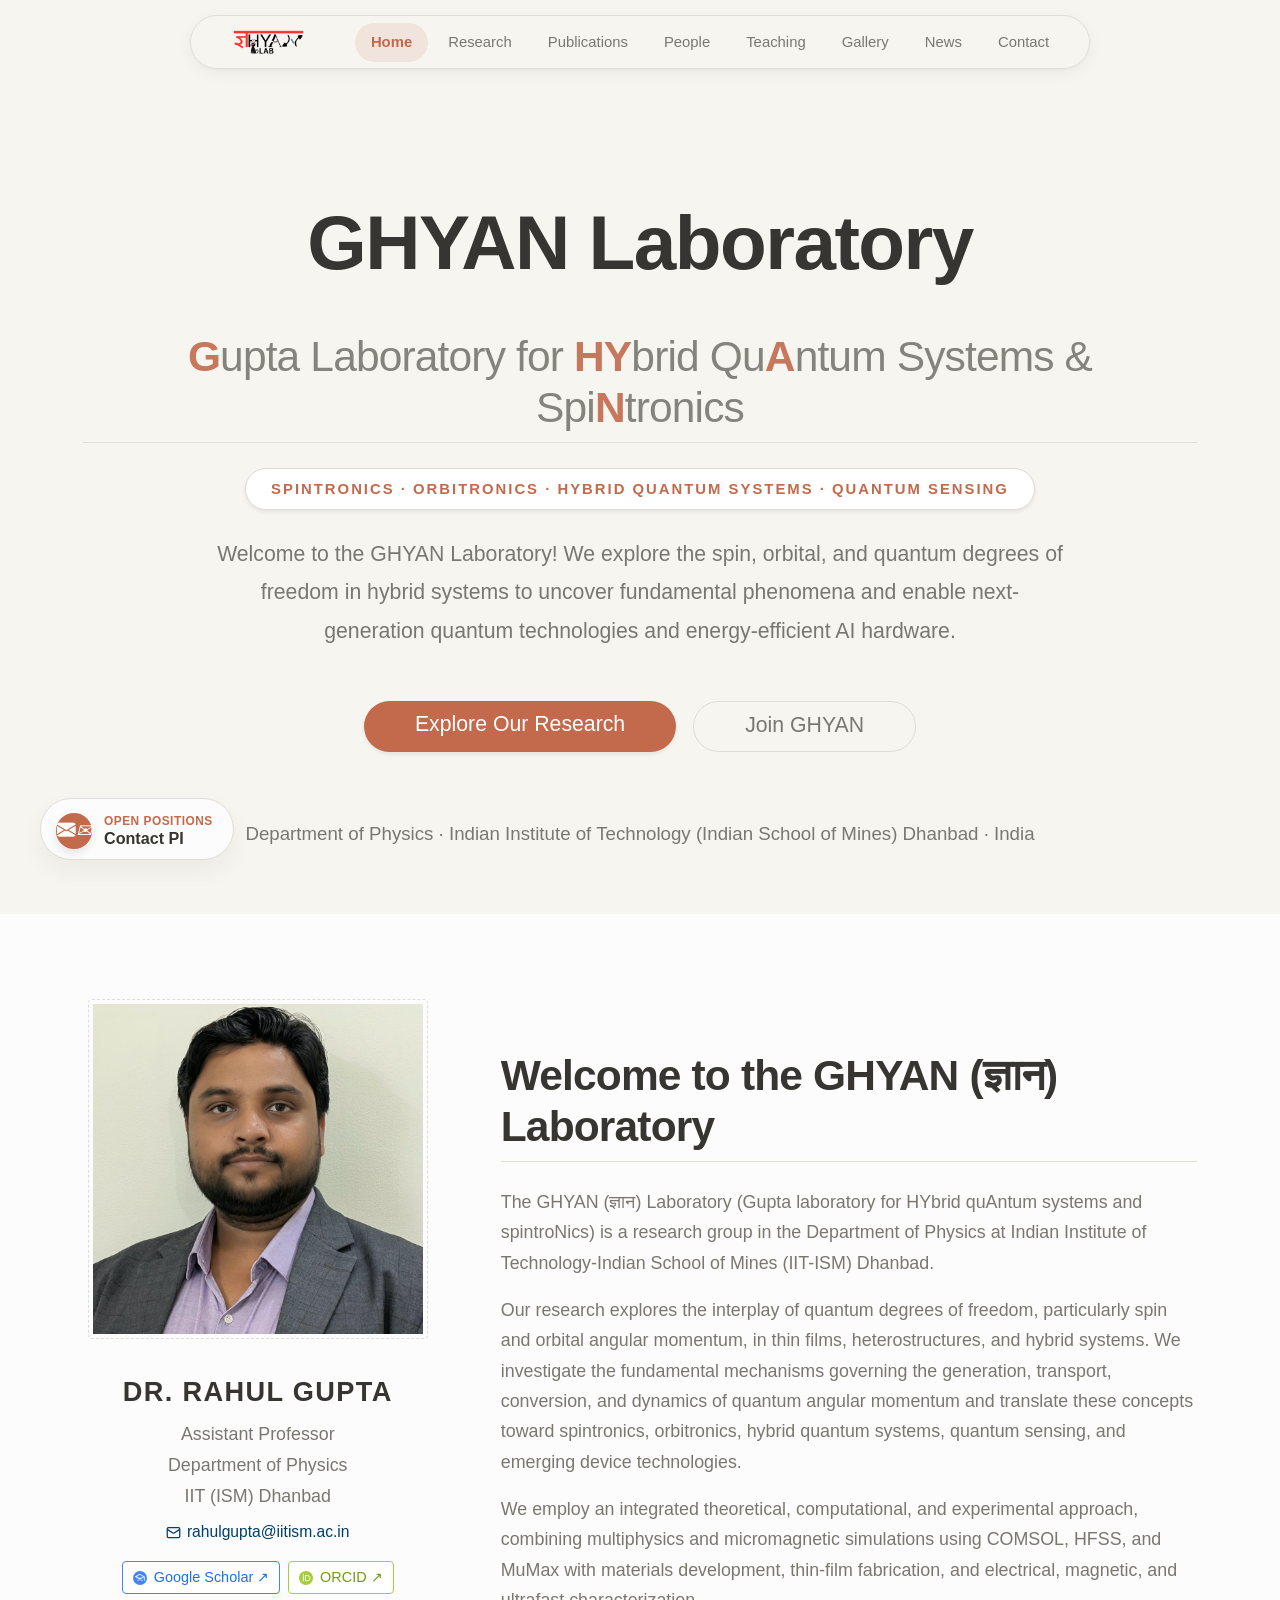
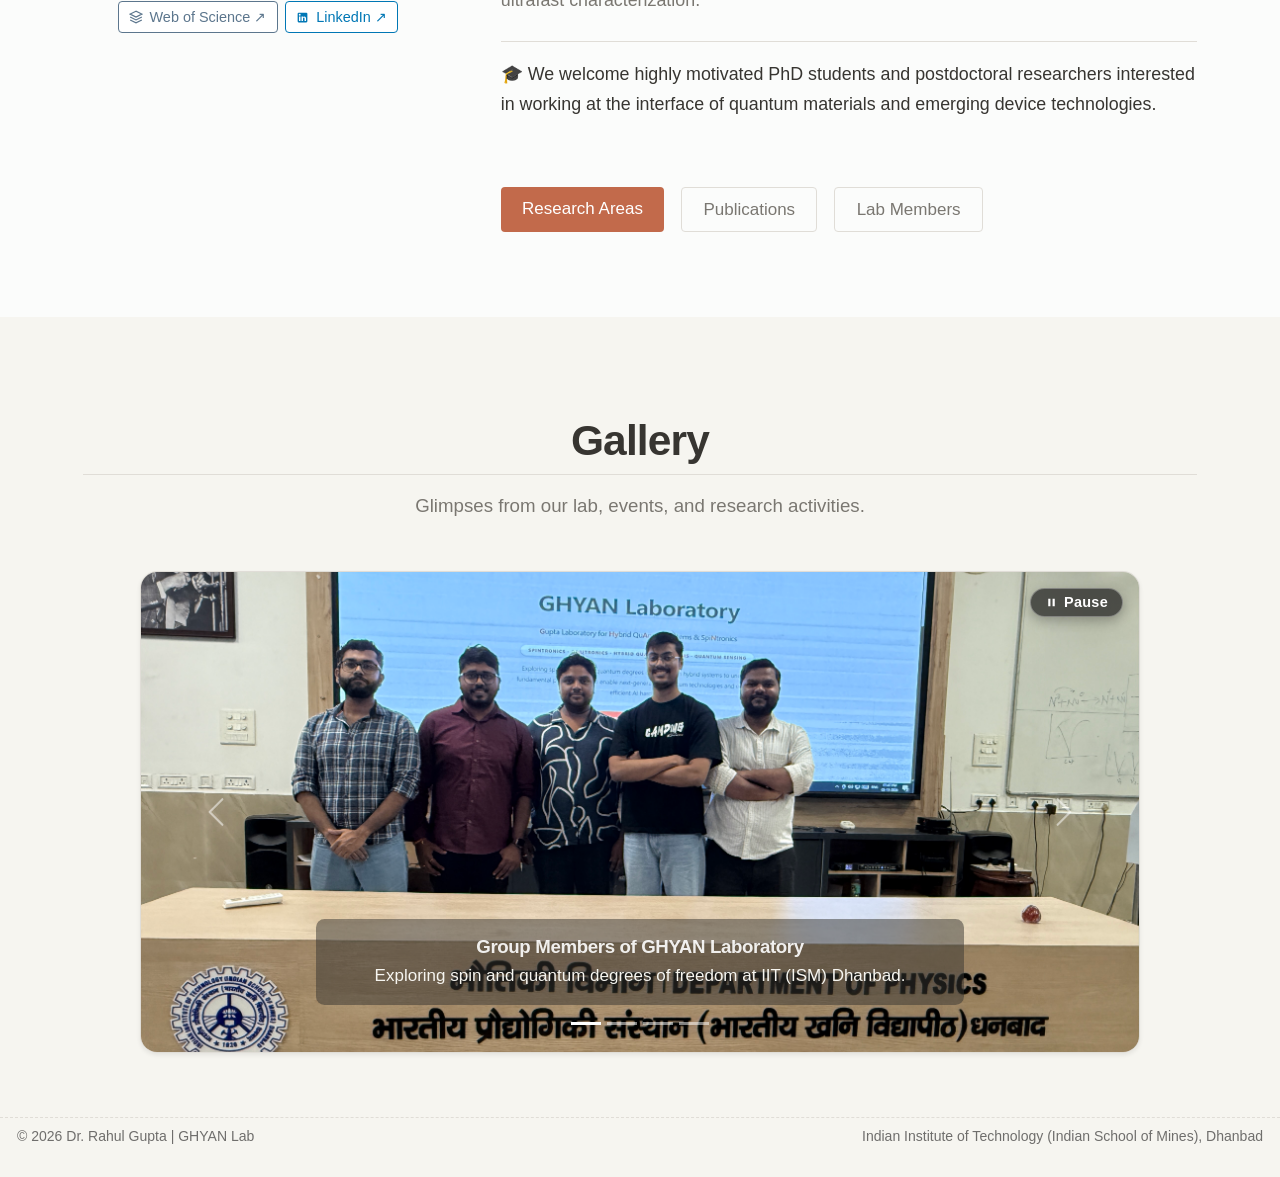
<file: docs/index.html>
<!DOCTYPE html>
<html xmlns="http://www.w3.org/1999/xhtml" lang="en" xml:lang="en"><head>

<meta charset="utf-8">
<meta name="generator" content="quarto-1.10.19">

<meta name="viewport" content="width=device-width, initial-scale=1.0, user-scalable=yes">


<title>Home – GHYAN</title>
<style>
/* Default styles provided by pandoc.
** See https://pandoc.org/MANUAL.html#variables-for-html for config info.
*/
span.smallcaps{font-variant: small-caps;}
div.columns{display: flex; gap: 1.5em;}
div.column{flex: auto;}
@media screen {
div.columns{gap: min(4vw, 1.5em);}
div.column{overflow-x: auto;}
}
div.hanging-indent{margin-left: 1.5em; text-indent: -1.5em;}
ul.task-list{list-style: none;}
ul.task-list li input[type="checkbox"] {
  width: 0.8em;
  margin: 0 0.8em 0.2em -1em; /* quarto-specific, see https://github.com/quarto-dev/quarto-cli/issues/4556 */ 
  vertical-align: middle;
}
</style>


<script src="site_libs/quarto-nav/quarto-nav.js"></script>
<script src="site_libs/quarto-nav/headroom.min.js"></script>
<script src="site_libs/clipboard/clipboard.min.js"></script>
<script src="site_libs/quarto-search/autocomplete.umd.js"></script>
<script src="site_libs/quarto-search/fuse.min.js"></script>
<script src="site_libs/quarto-search/quarto-search.js"></script>
<meta name="quarto:offset" content="./">
<link href="./images/Favicon_Dark.png" rel="icon" type="image/png">
<script src="site_libs/quarto-html/quarto.js" type="module"></script>
<script src="site_libs/quarto-html/tabsets/tabsets.js" type="module"></script>
<script src="site_libs/quarto-html/popper.min.js"></script>
<script src="site_libs/quarto-html/tippy.umd.min.js"></script>
<script src="site_libs/quarto-html/anchor.min.js"></script>
<link href="site_libs/quarto-html/tippy.css" rel="stylesheet">
<link href="site_libs/quarto-html/quarto-syntax-highlighting-bf27225e3a48a9273f3daa8f8e829971.css" rel="stylesheet" id="quarto-text-highlighting-styles">
<script src="site_libs/bootstrap/bootstrap.min.js"></script>
<link href="site_libs/bootstrap/bootstrap-icons.css" rel="stylesheet">
<link href="site_libs/bootstrap/bootstrap-09ae34166259c9c5181498a9d4bf5214.min.css" rel="stylesheet" append-hash="true" id="quarto-bootstrap" data-mode="light">
<script id="quarto-search-options" type="application/json">{
  "location": "navbar",
  "copy-button": false,
  "collapse-after": 3,
  "panel-placement": "end",
  "type": "overlay",
  "limit": 50,
  "keyboard-shortcut": [
    "f",
    "/",
    "s"
  ],
  "show-item-context": false,
  "language": {
    "search-no-results-text": "No results",
    "search-matching-documents-text": "matching documents",
    "search-copy-link-title": "Copy link to search",
    "search-hide-matches-text": "Hide additional matches",
    "search-more-match-text": "more match in this document",
    "search-more-matches-text": "more matches in this document",
    "search-clear-button-title": "Clear",
    "search-text-placeholder": "",
    "search-detached-cancel-button-title": "Cancel",
    "search-submit-button-title": "Submit",
    "search-label": "Search"
  }
}</script>


<link rel="stylesheet" href="styles.css">
</head>

<body class="nav-fixed fullcontent quarto-light">

<div id="quarto-search-results"></div>
  <header id="quarto-header" class="headroom fixed-top">
    <nav class="navbar navbar-expand-lg " data-bs-theme="dark">
      <div class="navbar-container container-fluid">
      <div class="navbar-brand-container mx-auto">
    <a href="./index.html" class="navbar-brand navbar-brand-logo">
    <img src="./images/Main Logo.png" alt="" class="navbar-logo light-content">
    <img src="./images/Main Logo.png" alt="" class="navbar-logo dark-content">
    </a>
  </div>
          <button class="navbar-toggler" type="button" data-bs-toggle="collapse" data-bs-target="#navbarCollapse" aria-controls="navbarCollapse" role="menu" aria-expanded="false" aria-label="Toggle navigation" onclick="if (window.quartoToggleHeadroom) { window.quartoToggleHeadroom(); }">
  <span class="navbar-toggler-icon"></span>
</button>
          <div class="collapse navbar-collapse" id="navbarCollapse">
            <ul class="navbar-nav navbar-nav-scroll ms-auto">
  <li class="nav-item">
    <a class="nav-link active" href="./index.html" aria-current="page"> 
<span class="menu-text">Home</span></a>
  </li>  
  <li class="nav-item">
    <a class="nav-link" href="./research.html"> 
<span class="menu-text">Research</span></a>
  </li>  
  <li class="nav-item">
    <a class="nav-link" href="./publications.html"> 
<span class="menu-text">Publications</span></a>
  </li>  
  <li class="nav-item">
    <a class="nav-link" href="./people.html"> 
<span class="menu-text">People</span></a>
  </li>  
  <li class="nav-item">
    <a class="nav-link" href="./teaching.html"> 
<span class="menu-text">Teaching</span></a>
  </li>  
  <li class="nav-item">
    <a class="nav-link" href="./gallery.html"> 
<span class="menu-text">Gallery</span></a>
  </li>  
  <li class="nav-item">
    <a class="nav-link" href="./news.html"> 
<span class="menu-text">News</span></a>
  </li>  
  <li class="nav-item">
    <a class="nav-link" href="./contact.html"> 
<span class="menu-text">Contact</span></a>
  </li>  
</ul>
          </div> <!-- /navcollapse -->
            <div class="quarto-navbar-tools">
</div>
      </div> <!-- /container-fluid -->
    </nav>
</header>
<!-- content -->
<div id="quarto-content" class="quarto-container page-layout-custom page-navbar">
<!-- sidebar -->
<!-- margin-sidebar -->
<!-- main -->

<header id="title-block-header" class="quarto-title-block default">
<div class="quarto-title">
<h1 class="title">Home</h1>
</div>



<div class="quarto-title-meta">

    
  
    
  </div>
  


</header>


<style>
  #title-block-header { display: none; }
  
  /* Natural body scrolling */
  html { 
    scroll-padding-top: 100px; /* Accounts for floating Quarto navbar */
    scroll-behavior: smooth;
  }
  
  body { 
    background-color: var(--bs-body-bg, #f6f5f0); 
  }
  
  #quarto-content { padding: 0 !important; margin: 0 !important; }
  
  /* Quarto footer styling */
  .nav-footer {
    background-color: var(--bs-body-bg) !important;
    border-top: 1px dashed #e0ddd7;
  }
  
  .snap-container {
    width: 100%;
    max-width: 100%;
    overflow-x: hidden;
  }
  
  /* Full-width, full-height sections */
  .snap-section {
    min-height: calc(100vh - 100px);
    width: 100%;
    display: flex;
    align-items: center;
    justify-content: center;
    padding: 2rem 1.5rem;
    position: relative;
  }
  
  .hero-text {
    max-width: 850px;
    line-height: 1.8;
  }
  
  /* --- Floating Tab --- */
  .floating-tab {
    position: fixed;
    bottom: 40px;
    left: 40px;
    background: #fbfcfb; /* Card background */
    border: 1px solid #e0ddd7;
    padding: 10px 20px 10px 15px;
    border-radius: 50px;
    box-shadow: 0 10px 25px rgba(0,0,0,0.05);
    z-index: 1000;
    display: flex;
    align-items: center;
    gap: 12px;
    text-decoration: none;
    color: #373531;
    transition: all 0.3s ease;
  }
  @media (max-width: 576px) {
    .floating-tab {
      bottom: 20px;
      left: 20px;
      padding: 8px 14px 8px 10px;
    }
  }
  .floating-tab:hover {
    transform: translateY(-5px);
    box-shadow: 0 15px 35px rgba(0,0,0,0.08);
    color: #373531;
    text-decoration: none;
  }
  .floating-icon-wrap {
    background: #c26a4b; /* Primary Accent */
    color: white;
    width: 36px;
    height: 36px;
    border-radius: 50%;
    display: flex;
    align-items: center;
    justify-content: center;
    font-size: 1.1rem;
    box-shadow: 0 4px 10px rgba(0,0,0,0.1);
  }
  .floating-text .eyebrow {
    font-size: 0.7rem;
    font-weight: 700;
    text-transform: uppercase;
    color: #c26a4b;
    letter-spacing: 0.5px;
    line-height: 1;
    margin-bottom: 2px;
  }
  .floating-text .main {
    font-size: 0.95rem;
    font-weight: 700;
    line-height: 1;
  }
  
  /* Utilities for Kinto Theme */
  .text-accent { color: #c26a4b !important; }
  .bg-accent { background-color: #c26a4b !important; color: white !important; }
  .text-muted-foreground { color: #7a7771 !important; }
  .border-subtle { border-color: #e0ddd7 !important; }
  
  /* Carousel Pause Button */
  .carousel-pause-btn {
    position: absolute;
    top: 16px;
    right: 16px;
    z-index: 10;
    background: rgba(30, 30, 30, 0.7);
    backdrop-filter: blur(8px);
    -webkit-backdrop-filter: blur(8px);
    color: #ffffff;
    border: 1px solid rgba(255, 255, 255, 0.3);
    border-radius: 30px;
    padding: 6px 14px;
    font-size: 0.85rem;
    font-weight: 600;
    letter-spacing: 0.3px;
    display: inline-flex;
    align-items: center;
    gap: 6px;
    cursor: pointer;
    box-shadow: 0 4px 12px rgba(0, 0, 0, 0.25);
    transition: all 0.25s ease;
    user-select: none;
    line-height: 1;
  }
  .carousel-pause-btn:hover {
    background: rgba(20, 20, 20, 0.9);
    color: #ffffff;
    border-color: rgba(255, 255, 255, 0.6);
    transform: translateY(-1px);
    box-shadow: 0 6px 16px rgba(0, 0, 0, 0.35);
  }
  .carousel-pause-btn.is-paused {
    background: #c26a4b;
    border-color: #ffffff;
    box-shadow: 0 4px 14px rgba(194, 106, 75, 0.4);
  }
  .carousel-pause-btn.is-paused:hover {
    background: #a8573a;
  }
  @media (max-width: 576px) {
    .carousel-pause-btn {
      top: 10px;
      right: 10px;
      padding: 5px 10px;
      font-size: 0.75rem;
    }
  }
</style>

<!-- Floating Bottom Left Tab -->
<a href="contact.html" class="floating-tab">
  <div class="floating-icon-wrap">
    <i class="bi bi-envelope-fill">✉</i>
  </div>
  <div class="floating-text">
    <div class="eyebrow">Open Positions</div>
    <div class="main">Contact PI</div>
  </div>
</a>

<div class="snap-container">

  <!-- Section 1: Hero Banner -->
  <section class="snap-section text-center">
    <div class="container d-flex flex-column justify-content-center align-items-center" style="z-index: 1;">
      
      <h1 class="display-2 fw-bolder mb-3" style="color: #373531; letter-spacing: -0.02em;">GHYAN Laboratory</h1> 
      <h2 class="h3 mb-4 fw-normal" style="color: #7a7771; font-size: 2.5rem"><span class="text-accent fw-bold">G</span>upta Laboratory for <span class="text-accent fw-bold">HY</span>brid Qu<span class="text-accent fw-bold">A</span>ntum Systems &amp; Spi<span class="text-accent fw-bold">N</span>tronics</h2>
      
      <div class="d-inline-block border border-subtle rounded-pill px-4 py-2 mb-4 bg-white shadow-sm">
        <p class="text-uppercase small fw-bold text-accent mb-0" style="letter-spacing: 2px;">
          Spintronics · Orbitronics · Hybrid Quantum Systems · Quantum Sensing
        </p>
      </div>
      
      <p class="lead hero-text mb-5 mx-auto text-muted-foreground">
        Welcome to the GHYAN Laboratory! We explore the spin, orbital, and quantum degrees of freedom in hybrid systems to uncover fundamental phenomena and enable next-generation quantum technologies and energy-efficient AI hardware.
      </p>
      
      <div class="d-flex flex-wrap gap-3 justify-content-center mb-5">
        <a href="research.html" class="btn bg-accent btn-lg rounded-pill px-5 shadow-sm border-0">Explore Our Research</a>
        <a href="contact.html" class="btn btn-outline-dark btn-lg rounded-pill px-5 border-subtle text-muted-foreground">Join GHYAN</a>
      </div>
      
      <p class="fs-5 text-muted-foreground mt-3">
        Department of Physics · Indian Institute of Technology (Indian School of Mines) Dhanbad · India
      </p>
      
    </div>
  </section>

  <!-- Section 2: Welcome (Using existing theme styles) -->
  <section class="snap-section" style="background-color: #fbfcfb;">
    <div class="container py-5">
      <!-- We reuse the .home-layout from your styles.css for a native look -->
      <div class="home-layout" style="margin-top: 0; margin-bottom: 0; min-height: auto;">
        
        <!-- Left Column: Profile -->
        <div class="home-left">
          <div class="profile-img-container" style="border-color: #e0ddd7;">
            <img src="images/profile.jpg" alt="Dr. Rahul Gupta">
          </div>
          <div class="profile-name" style="color: #373531;">Dr. Rahul Gupta</div>
          <div class="profile-title text-muted-foreground">Assistant Professor</div>
          <div class="profile-title text-muted-foreground">Department of Physics</div>
          <div class="profile-title text-muted-foreground">IIT (ISM) Dhanbad</div>
          
          <div style="margin-top: 0.6rem; margin-bottom: 0.25rem;">
            <a href="mailto:rahulgupta@iitism.ac.in" style="color: #003e6b; font-size: 0.92rem; text-decoration: none; font-weight: 500; display: inline-flex; align-items: center; gap: 0.35rem;">
              <svg width="15" height="15" viewbox="0 0 24 24" fill="none" stroke="currentColor" stroke-width="2"><rect width="20" height="16" x="2" y="4" rx="2"></rect><path d="m22 7-8.97 5.7a1.94 1.94 0 0 1-2.06 0L2 7"></path></svg>
              rahulgupta@iitism.ac.in
            </a>
          </div>
          
          <div class="social-buttons" style="margin-top: 0.85rem; display: flex; flex-wrap: wrap; justify-content: center; gap: 0.45rem;">
            <a href="https://scholar.google.com/citations?user=RXq6sakAAAAJ&amp;hl=en" class="social-btn scholar" target="_blank" rel="noopener noreferrer" title="Google Scholar">
              <svg width="14" height="14" viewbox="0 0 24 24" fill="#4285F4"><path d="M12 24a12 12 0 1 1 0-24 12 12 0 0 1 0 24zm-.354-18.736a.65.65 0 0 0-.292.071L3.896 9.2a.652.652 0 0 0 0 1.144l7.458 3.865a.652.652 0 0 0 .592 0l6.762-3.504v5.42a.652.652 0 1 0 1.304 0v-6.07a.652.652 0 0 0-.356-.582L12.238 5.335a.65.65 0 0 0-.592 0zm.354 7.02l-5.632-2.918 5.632-2.919 5.632 2.919-5.632 2.918zm0 2.133a8.877 8.877 0 0 0-4.372 1.127.652.652 0 1 0 .668 1.122 7.575 7.575 0 0 1 7.408 0 .652.652 0 1 0 .668-1.122 8.877 8.877 0 0 0-4.372-1.127z"></path></svg>
              Google Scholar ↗
            </a>
            <a href="https://orcid.org/0000-0001-6523-3161" class="social-btn orcid" target="_blank" rel="noopener noreferrer" title="ORCID">
              <svg width="14" height="14" viewbox="0 0 24 24" fill="#a6ce39"><path d="M12 0C5.372 0 0 5.372 0 12s5.372 12 12 12 12-5.372 12-12S18.628 0 12 0zM7.369 4.378c.525 0 .947.431.947.947s-.422.947-.947.947a.95.95 0 0 1-.948-.947c0-.516.422-.947.948-.947zm-.722 3.038h1.444v10.041H6.647V7.416zm3.562 0h3.9c3.712 0 5.344 2.653 5.344 5.025 0 2.578-2.016 5.016-5.325 5.016h-3.919V7.416zm1.444 1.303v7.444h2.297c3.272 0 4.022-2.484 4.022-3.722 0-2.016-1.284-3.722-4.097-3.722h-2.222z"></path></svg>
              ORCID ↗
            </a>
            <a href="https://www.webofscience.com/wos/author/record/IQS-3298-2023" class="social-btn wos" target="_blank" rel="noopener noreferrer" title="Web of Science">
              <svg width="14" height="14" viewbox="0 0 24 24" fill="none" stroke="currentColor" stroke-width="2"><path d="M12 2L2 7l10 5 10-5-10-5zM2 17l10 5 10-5M2 12l10 5 10-5"></path></svg>
              Web of Science ↗
            </a>
            <a href="https://www.linkedin.com/in/rahul-gupta-b43218b8/" class="social-btn linkedin" target="_blank" rel="noopener noreferrer" title="LinkedIn">
              <svg width="13" height="13" viewbox="0 0 24 24" fill="currentColor"><path d="M19 3a2 2 0 0 1 2 2v14a2 2 0 0 1-2 2H5a2 2 0 0 1-2-2V5a2 2 0 0 1 2-2h14m-.5 15.5v-5.3a3.26 3.26 0 0 0-3.26-3.26c-.85 0-1.84.52-2.28 1.3v-1.11h-2.79v8.37h2.79v-4.93c0-.77.62-1.4 1.39-1.4a1.4 1.4 0 0 1 1.4 1.4v4.93h2.75M6.88 8.56a1.68 1.68 0 0 0 1.68-1.68c0-.93-.75-1.69-1.68-1.69a1.69 1.69 0 0 0-1.69 1.69c0 .93.76 1.68 1.69 1.68m1.39 9.94v-8.37H5.5v8.37h2.77z"></path></svg>
              LinkedIn ↗
            </a>
          </div>
        </div>

        <!-- Right Column: Welcome and Bio -->
        <div class="home-right">
          <h2 class="welcome-title mb-4" style="font-size: 2.5rem; font-weight: 700; color: #373531; letter-spacing: -0.02em;">Welcome to the GHYAN (ज्ञान) Laboratory</h2>
          
          <div class="welcome-text text-muted-foreground" style="font-size: 1.05rem; line-height: 1.7;">
            <p>The GHYAN (ज्ञान) Laboratory (Gupta laboratory for HYbrid quAntum systems and spintroNics) is a research group in the Department of Physics at Indian Institute of Technology-Indian School of Mines (IIT-ISM) Dhanbad.</p>
            
            <p>Our research explores the interplay of quantum degrees of freedom, particularly spin and orbital angular momentum, in thin films, heterostructures, and hybrid systems. We investigate the fundamental mechanisms governing the generation, transport, conversion, and dynamics of quantum angular momentum and translate these concepts toward spintronics, orbitronics, hybrid quantum systems, quantum sensing, and emerging device technologies.</p>
            
            <p>We employ an integrated theoretical, computational, and experimental approach, combining multiphysics and micromagnetic simulations using COMSOL, HFSS, and MuMax with materials development, thin-film fabrication, and electrical, magnetic, and ultrafast characterization.</p>
            
            <p class="mt-4 pt-3 border-top border-subtle" style="color: #373531; font-weight: 500;">
              🎓 We welcome highly motivated PhD students and postdoctoral researchers interested in working at the interface of quantum materials and emerging device technologies.
            </p>
          </div>
          
          <div class="action-buttons mt-4">
            <a href="research.html" class="action-btn bg-accent text-white border-0">Research Areas</a>
            <a href="publications.html" class="action-btn" style="border-color: #e0ddd7; color: #7a7771;">Publications</a>
            <a href="people.html" class="action-btn" style="border-color: #e0ddd7; color: #7a7771;">Lab Members</a>
          </div>
        </div>

      </div>
    </div>
  </section>

  <!-- Section 3: Gallery -->
  <section class="snap-section">
    <div class="container text-center">
      <h2 class="display-6 fw-bold mb-3" style="color: #373531; letter-spacing: -0.02em;">Gallery</h2>
      <p class="text-muted-foreground mb-5 fs-5">
        Glimpses from our lab, events, and research activities.
      </p>
      
      <!-- Working Bootstrap Carousel in Slide Mode with Pause Option -->
      <div class="row g-4 justify-content-center mx-auto" style="max-width: 1000px;">
        <div class="col-md-10">
          <div id="galleryCarousel" class="carousel slide rounded-4 shadow-sm overflow-hidden border border-subtle position-relative" data-bs-ride="carousel" data-bs-pause="false">
            
            <!-- Pause / Play Option -->
            <button id="carouselPauseBtn" type="button" class="carousel-pause-btn" aria-label="Pause slideshow" title="Pause slideshow">
              <span class="pause-icon-wrapper d-inline-flex align-items-center">
                <svg class="icon-pause" width="13" height="13" viewbox="0 0 24 24" fill="currentColor">
                  <path d="M6 19h4V5H6v14zm8-14v14h4V5h-4z"></path>
                </svg>
                <svg class="icon-play d-none" width="13" height="13" viewbox="0 0 24 24" fill="currentColor">
                  <path d="M8 5v14l11-7z"></path>
                </svg>
              </span>
              <span class="pause-text">Pause</span>
            </button>

            <div class="carousel-indicators">
              <button type="button" data-bs-target="#galleryCarousel" data-bs-slide-to="0" class="active" aria-current="true" aria-label="Slide 1"></button>
              <button type="button" data-bs-target="#galleryCarousel" data-bs-slide-to="1" aria-label="Slide 2"></button>
              <button type="button" data-bs-target="#galleryCarousel" data-bs-slide-to="2" aria-label="Slide 3"></button>
              <button type="button" data-bs-target="#galleryCarousel" data-bs-slide-to="3" aria-label="Slide 4"></button>
            </div>
            <div class="carousel-inner">
              <div class="carousel-item active" data-bs-interval="4000">
                <img src="images/Gallery/GroupPhoto.JPG" class="d-block w-100" alt="GHYAN Lab Group" style="height: 480px; object-fit: cover; object-position: center;">
                <div class="carousel-caption d-none d-md-block bg-dark bg-opacity-50 rounded-3 p-3 mb-4 mx-4">
                  <h5 class="text-white fw-bold mb-1">Group Members of GHYAN Laboratory</h5>
                  <p class="text-light mb-0">Exploring spin and quantum degrees of freedom at IIT (ISM) Dhanbad.</p>
                </div>
              </div>
              <div class="carousel-item" data-bs-interval="4000">
                <img src="images/Gallery/ClassPhoto.JPG" class="d-block w-100" alt="Class of Monsoon Semester 2026" style="height: 480px; object-fit: cover; object-position: center;">
                <div class="carousel-caption d-none d-md-block bg-dark bg-opacity-50 rounded-3 p-3 mb-4 mx-4">
                  <h5 class="text-white fw-bold mb-1">Class of Monsoon Semester 2026</h5>
                  <p class="text-light mb-0">Course: Foundation of Physics • IIT (ISM) Dhanbad</p>
                </div>
              </div>
              <div class="carousel-item" data-bs-interval="4000">
                <img src="images/Gallery/ClassPhoto2.JPG" class="d-block w-100" alt="Class of Monsoon Semester 2026" style="height: 480px; object-fit: cover; object-position: center;">
                <div class="carousel-caption d-none d-md-block bg-dark bg-opacity-50 rounded-3 p-3 mb-4 mx-4">
                  <h5 class="text-white fw-bold mb-1">Class of Monsoon Semester 2026</h5>
                  <p class="text-light mb-0">Course: Foundation of Physics • IIT (ISM) Dhanbad</p>
                </div>
              </div>
              <div class="carousel-item" data-bs-interval="4000">
                <img src="images/Gallery/OpticalWorkshop.jpeg" class="d-block w-100" alt="Expert Insights on Quantum Optical Materials by Dr. Rahul Gupta" style="height: 480px; object-fit: cover; object-position: center;">
                <div class="carousel-caption d-none d-md-block bg-dark bg-opacity-50 rounded-3 p-3 mb-4 mx-4">
                  <h5 class="text-white fw-bold mb-1">Expert Insights on Quantum Optical Materials by Our Group Leader, Dr. Rahul Gupta</h5>
                  <p class="text-light mb-0">Invited Panelist • Workshop on Quantum Optical Materials, IIT (ISM) Dhanbad</p>
                </div>
              </div>
            </div>
            <button class="carousel-control-prev" type="button" data-bs-target="#galleryCarousel" data-bs-slide="prev">
              <span class="carousel-control-prev-icon" aria-hidden="true"></span>
              <span class="visually-hidden">Previous</span>
            </button>
            <button class="carousel-control-next" type="button" data-bs-target="#galleryCarousel" data-bs-slide="next">
              <span class="carousel-control-next-icon" aria-hidden="true"></span>
              <span class="visually-hidden">Next</span>
            </button>
          </div>
        </div>
      </div>
      
    </div>
  </section>

</div>

<script>
  (function() {
    function initGalleryCarousel() {
      const carouselEl = document.getElementById('galleryCarousel');
      const pauseBtn = document.getElementById('carouselPauseBtn');
      if (!carouselEl || !pauseBtn) return;

      if (typeof bootstrap === 'undefined' || !bootstrap.Carousel) {
        setTimeout(initGalleryCarousel, 100);
        return;
      }

      const carouselInstance = bootstrap.Carousel.getOrCreateInstance(carouselEl, {
        interval: 4000,
        ride: 'carousel',
        pause: false
      });

      const iconPause = pauseBtn.querySelector('.icon-pause');
      const iconPlay = pauseBtn.querySelector('.icon-play');
      const pauseText = pauseBtn.querySelector('.pause-text');

      let isManuallyPaused = false;
      let isHovered = false;

      function setPausedState(paused) {
        if (paused) {
          pauseBtn.classList.add('is-paused');
          if (iconPause) iconPause.classList.add('d-none');
          if (iconPlay) iconPlay.classList.remove('d-none');
          if (pauseText) pauseText.textContent = 'Play';
          pauseBtn.setAttribute('aria-label', 'Resume slideshow');
          pauseBtn.title = 'Resume slideshow';
        } else {
          pauseBtn.classList.remove('is-paused');
          if (iconPause) iconPause.classList.remove('d-none');
          if (iconPlay) iconPlay.classList.add('d-none');
          if (pauseText) pauseText.textContent = 'Pause';
          pauseBtn.setAttribute('aria-label', 'Pause slideshow');
          pauseBtn.title = 'Pause slideshow';
        }
      }

      pauseBtn.addEventListener('click', function(e) {
        e.stopPropagation();
        isManuallyPaused = !isManuallyPaused;
        if (isManuallyPaused) {
          carouselInstance.pause();
          setPausedState(true);
        } else {
          setPausedState(false);
          if (!isHovered) {
            carouselInstance.cycle();
          }
        }
      });

      carouselEl.addEventListener('mouseenter', function() {
        isHovered = true;
        if (!isManuallyPaused) {
          carouselInstance.pause();
        }
      });

      carouselEl.addEventListener('mouseleave', function() {
        isHovered = false;
        if (!isManuallyPaused) {
          carouselInstance.cycle();
        }
      });

      // Keep paused if slide transitions via controls while in paused state
      carouselEl.addEventListener('slid.bs.carousel', function() {
        if (isManuallyPaused) {
          carouselInstance.pause();
        }
      });
    }

    if (document.readyState === 'loading') {
      document.addEventListener('DOMContentLoaded', initGalleryCarousel);
    } else {
      initGalleryCarousel();
    }
  })();
</script>




<script id="quarto-html-after-body" type="application/javascript">
  window.document.addEventListener("DOMContentLoaded", function (event) {
    const icon = "";
    const anchorJS = new window.AnchorJS();
    anchorJS.options = {
      placement: 'right',
      icon: icon
    };
    anchorJS.add('.anchored');
    const isCodeAnnotation = (el) => {
      for (const clz of el.classList) {
        if (clz.startsWith('code-annotation-')) {                     
          return true;
        }
      }
      return false;
    }
    const onCopySuccess = function(e) {
      // button target
      const button = e.trigger;
      // don't keep focus
      button.blur();
      // flash "checked"
      button.classList.add('code-copy-button-checked');
      var currentTitle = button.getAttribute("title");
      button.setAttribute("title", "Copied!");
      let tooltip;
      if (window.bootstrap) {
        button.setAttribute("data-bs-toggle", "tooltip");
        button.setAttribute("data-bs-placement", "left");
        button.setAttribute("data-bs-title", "Copied!");
        tooltip = new bootstrap.Tooltip(button, 
          { trigger: "manual", 
            customClass: "code-copy-button-tooltip",
            offset: [0, -8]});
        tooltip.show();    
      }
      setTimeout(function() {
        if (tooltip) {
          tooltip.hide();
          button.removeAttribute("data-bs-title");
          button.removeAttribute("data-bs-toggle");
          button.removeAttribute("data-bs-placement");
        }
        button.setAttribute("title", currentTitle);
        button.classList.remove('code-copy-button-checked');
      }, 1000);
      // clear code selection
      e.clearSelection();
    }
    const getTextToCopy = function(trigger) {
      const outerScaffold = trigger.parentElement.cloneNode(true);
      const codeEl = outerScaffold.querySelector('code');
      for (const childEl of codeEl.children) {
        if (isCodeAnnotation(childEl)) {
          childEl.remove();
        }
      }
      return codeEl.innerText;
    }
    const clipboard = new window.ClipboardJS('.code-copy-button:not([data-in-quarto-modal])', {
      text: getTextToCopy
    });
    clipboard.on('success', onCopySuccess);
    if (window.document.getElementById('quarto-embedded-source-code-modal')) {
      const clipboardModal = new window.ClipboardJS('.code-copy-button[data-in-quarto-modal]', {
        text: getTextToCopy,
        container: window.document.getElementById('quarto-embedded-source-code-modal')
      });
      clipboardModal.on('success', onCopySuccess);
    }
      var localhostRegex = new RegExp(/^(?:http|https):\/\/localhost\:?[0-9]*\//);
      var mailtoRegex = new RegExp(/^mailto:/);
        var filterRegex = new RegExp('/' + window.location.host + '/');
      var isInternal = (href) => {
          return filterRegex.test(href) || localhostRegex.test(href) || mailtoRegex.test(href);
      }
      // Inspect non-navigation links and adorn them if external
     var links = window.document.querySelectorAll('a[href]:not(.nav-link):not(.navbar-brand):not(.toc-action):not(.sidebar-link):not(.sidebar-item-toggle):not(.pagination-link):not(.no-external):not([aria-hidden]):not(.dropdown-item):not(.quarto-navigation-tool):not(.about-link)');
      for (var i=0; i<links.length; i++) {
        const link = links[i];
        if (!isInternal(link.href)) {
          // undo the damage that might have been done by quarto-nav.js in the case of
          // links that we want to consider external
          if (link.dataset.originalHref !== undefined) {
            link.href = link.dataset.originalHref;
          }
        }
      }
    function tippyHover(el, contentFn, onTriggerFn, onUntriggerFn) {
      const config = {
        allowHTML: true,
        maxWidth: 500,
        delay: 100,
        arrow: false,
        appendTo: function(el) {
            return el.parentElement;
        },
        interactive: true,
        interactiveBorder: 10,
        theme: 'quarto',
        placement: 'bottom-start',
      };
      if (contentFn) {
        config.content = contentFn;
      }
      if (onTriggerFn) {
        config.onTrigger = onTriggerFn;
      }
      if (onUntriggerFn) {
        config.onUntrigger = onUntriggerFn;
      }
      window.tippy(el, config); 
    }
    const noterefs = window.document.querySelectorAll('a[role="doc-noteref"]');
    for (var i=0; i<noterefs.length; i++) {
      const ref = noterefs[i];
      tippyHover(ref, function() {
        // use id or data attribute instead here
        let href = ref.getAttribute('data-footnote-href') || ref.getAttribute('href');
        try { href = new URL(href).hash; } catch {}
        const id = href.replace(/^#\/?/, "");
        const note = window.document.getElementById(id);
        if (note) {
          return note.innerHTML;
        } else {
          return "";
        }
      });
    }
    const xrefs = window.document.querySelectorAll('a.quarto-xref');
    const processXRef = (id, note) => {
      // Strip column container classes
      const stripColumnClz = (el) => {
        el.classList.remove("page-full", "page-columns");
        if (el.children) {
          for (const child of el.children) {
            stripColumnClz(child);
          }
        }
      }
      stripColumnClz(note)
      if (id === null || id.startsWith('sec-')) {
        // Special case sections, only their first couple elements
        const container = document.createElement("div");
        if (note.children && note.children.length > 2) {
          container.appendChild(note.children[0].cloneNode(true));
          for (let i = 1; i < note.children.length; i++) {
            const child = note.children[i];
            if (child.tagName === "P" && child.innerText === "") {
              continue;
            } else {
              container.appendChild(child.cloneNode(true));
              break;
            }
          }
          if (window.Quarto?.typesetMath) {
            window.Quarto.typesetMath(container);
          }
          return container.innerHTML
        } else {
          if (window.Quarto?.typesetMath) {
            window.Quarto.typesetMath(note);
          }
          return note.innerHTML;
        }
      } else {
        // Remove any anchor links if they are present
        const anchorLink = note.querySelector('a.anchorjs-link');
        if (anchorLink) {
          anchorLink.remove();
        }
        if (window.Quarto?.typesetMath) {
          window.Quarto.typesetMath(note);
        }
        if (note.classList.contains("callout")) {
          return note.outerHTML;
        } else {
          return note.innerHTML;
        }
      }
    }
    for (var i=0; i<xrefs.length; i++) {
      const xref = xrefs[i];
      tippyHover(xref, undefined, function(instance) {
        instance.disable();
        let url = xref.getAttribute('href');
        let hash = undefined; 
        if (url.startsWith('#')) {
          hash = url;
        } else {
          try { hash = new URL(url).hash; } catch {}
        }
        if (hash) {
          const id = hash.replace(/^#\/?/, "");
          const note = window.document.getElementById(id);
          if (note !== null) {
            try {
              const html = processXRef(id, note.cloneNode(true));
              instance.setContent(html);
            } finally {
              instance.enable();
              instance.show();
            }
          } else {
            // See if we can fetch this
            fetch(url.split('#')[0])
            .then(res => res.text())
            .then(html => {
              const parser = new DOMParser();
              const htmlDoc = parser.parseFromString(html, "text/html");
              const note = htmlDoc.getElementById(id);
              if (note !== null) {
                const html = processXRef(id, note);
                instance.setContent(html);
              } 
            }).finally(() => {
              instance.enable();
              instance.show();
            });
          }
        } else {
          // See if we can fetch a full url (with no hash to target)
          // This is a special case and we should probably do some content thinning / targeting
          fetch(url)
          .then(res => res.text())
          .then(html => {
            const parser = new DOMParser();
            const htmlDoc = parser.parseFromString(html, "text/html");
            const note = htmlDoc.querySelector('main.content');
            if (note !== null) {
              // This should only happen for chapter cross references
              // (since there is no id in the URL)
              // remove the first header
              if (note.children.length > 0 && note.children[0].tagName === "HEADER") {
                note.children[0].remove();
              }
              const html = processXRef(null, note);
              instance.setContent(html);
            } 
          }).finally(() => {
            instance.enable();
            instance.show();
          });
        }
      }, function(instance) {
      });
    }
        let selectedAnnoteEl;
        const selectorForAnnotation = ( cell, annotation) => {
          let cellAttr = 'data-code-cell="' + cell + '"';
          let lineAttr = 'data-code-annotation="' +  annotation + '"';
          const selector = 'span[' + cellAttr + '][' + lineAttr + ']';
          return selector;
        }
        const selectCodeLines = (annoteEl) => {
          const doc = window.document;
          const targetCell = annoteEl.getAttribute("data-target-cell");
          const targetAnnotation = annoteEl.getAttribute("data-target-annotation");
          const annoteSpan = window.document.querySelector(selectorForAnnotation(targetCell, targetAnnotation));
          const lines = annoteSpan.getAttribute("data-code-lines").split(",");
          const lineIds = lines.map((line) => {
            return targetCell + "-" + line;
          })
          let top = null;
          let height = null;
          let parent = null;
          if (lineIds.length > 0) {
              //compute the position of the single el (top and bottom and make a div)
              const el = window.document.getElementById(lineIds[0]);
              top = el.offsetTop;
              height = el.offsetHeight;
              parent = el.parentElement.parentElement;
            if (lineIds.length > 1) {
              const lastEl = window.document.getElementById(lineIds[lineIds.length - 1]);
              const bottom = lastEl.offsetTop + lastEl.offsetHeight;
              height = bottom - top;
            }
            if (top !== null && height !== null && parent !== null) {
              // cook up a div (if necessary) and position it 
              let div = window.document.getElementById("code-annotation-line-highlight");
              if (div === null) {
                div = window.document.createElement("div");
                div.setAttribute("id", "code-annotation-line-highlight");
                div.style.position = 'absolute';
                parent.appendChild(div);
              }
              div.style.top = top - 2 + "px";
              div.style.height = height + 4 + "px";
              div.style.left = 0;
              let gutterDiv = window.document.getElementById("code-annotation-line-highlight-gutter");
              if (gutterDiv === null) {
                gutterDiv = window.document.createElement("div");
                gutterDiv.setAttribute("id", "code-annotation-line-highlight-gutter");
                gutterDiv.style.position = 'absolute';
                const codeCell = window.document.getElementById(targetCell);
                const gutter = codeCell.querySelector('.code-annotation-gutter');
                gutter.appendChild(gutterDiv);
              }
              gutterDiv.style.top = top - 2 + "px";
              gutterDiv.style.height = height + 4 + "px";
            }
            selectedAnnoteEl = annoteEl;
          }
        };
        const unselectCodeLines = () => {
          const elementsIds = ["code-annotation-line-highlight", "code-annotation-line-highlight-gutter"];
          elementsIds.forEach((elId) => {
            const div = window.document.getElementById(elId);
            if (div) {
              div.remove();
            }
          });
          selectedAnnoteEl = undefined;
        };
          // Handle positioning of the toggle
      window.addEventListener(
        "resize",
        throttle(() => {
          elRect = undefined;
          if (selectedAnnoteEl) {
            selectCodeLines(selectedAnnoteEl);
          }
        }, 10)
      );
      function throttle(fn, ms) {
      let throttle = false;
      let timer;
        return (...args) => {
          if(!throttle) { // first call gets through
              fn.apply(this, args);
              throttle = true;
          } else { // all the others get throttled
              if(timer) clearTimeout(timer); // cancel #2
              timer = setTimeout(() => {
                fn.apply(this, args);
                timer = throttle = false;
              }, ms);
          }
        };
      }
        // Attach click handler to the DT
        const annoteDls = window.document.querySelectorAll('dt[data-target-cell]');
        for (const annoteDlNode of annoteDls) {
          annoteDlNode.addEventListener('click', (event) => {
            const clickedEl = event.target;
            if (clickedEl !== selectedAnnoteEl) {
              unselectCodeLines();
              const activeEl = window.document.querySelector('dt[data-target-cell].code-annotation-active');
              if (activeEl) {
                activeEl.classList.remove('code-annotation-active');
              }
              selectCodeLines(clickedEl);
              clickedEl.classList.add('code-annotation-active');
            } else {
              // Unselect the line
              unselectCodeLines();
              clickedEl.classList.remove('code-annotation-active');
            }
          });
        }
    const findCites = (el) => {
      const parentEl = el.parentElement;
      if (parentEl) {
        const cites = parentEl.dataset.cites;
        if (cites) {
          return {
            el,
            cites: cites.split(' ')
          };
        } else {
          return findCites(el.parentElement)
        }
      } else {
        return undefined;
      }
    };
    var bibliorefs = window.document.querySelectorAll('a[role="doc-biblioref"]');
    for (var i=0; i<bibliorefs.length; i++) {
      const ref = bibliorefs[i];
      const citeInfo = findCites(ref);
      if (citeInfo) {
        tippyHover(citeInfo.el, function() {
          var popup = window.document.createElement('div');
          citeInfo.cites.forEach(function(cite) {
            var citeDiv = window.document.createElement('div');
            citeDiv.classList.add('hanging-indent');
            citeDiv.classList.add('csl-entry');
            var biblioDiv = window.document.getElementById('ref-' + cite);
            if (biblioDiv) {
              citeDiv.innerHTML = biblioDiv.innerHTML;
            }
            popup.appendChild(citeDiv);
          });
          return popup.innerHTML;
        });
      }
    }
  });
  </script>
</div> <!-- /content -->
<footer class="footer">
  <div class="nav-footer">
    <div class="nav-footer-left">
<p>© 2026 Dr.&nbsp;Rahul Gupta | GHYAN Lab</p>
</div>   
    <div class="nav-footer-center">
      &nbsp;
    </div>
    <div class="nav-footer-right">
<p>Indian Institute of Technology (Indian School of Mines), Dhanbad</p>
</div>
  </div>
</footer>




</body></html>
</file>
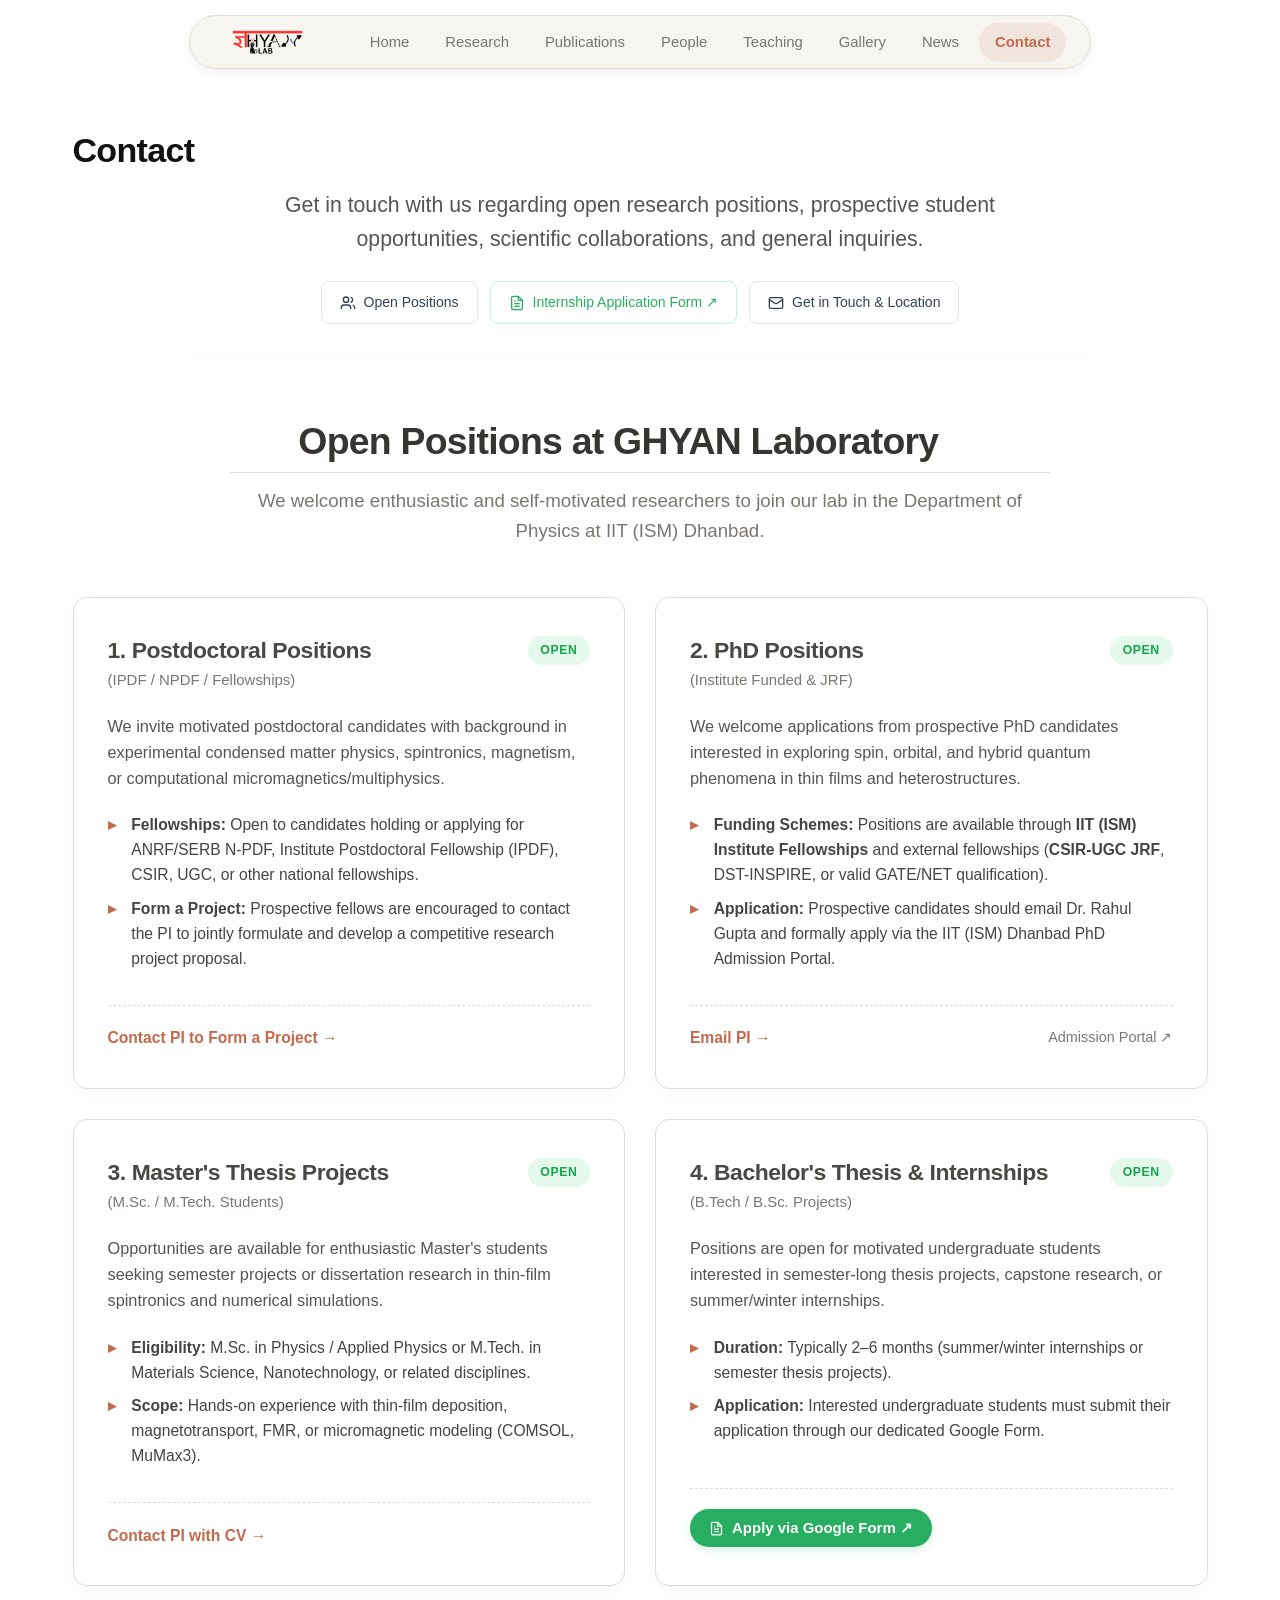
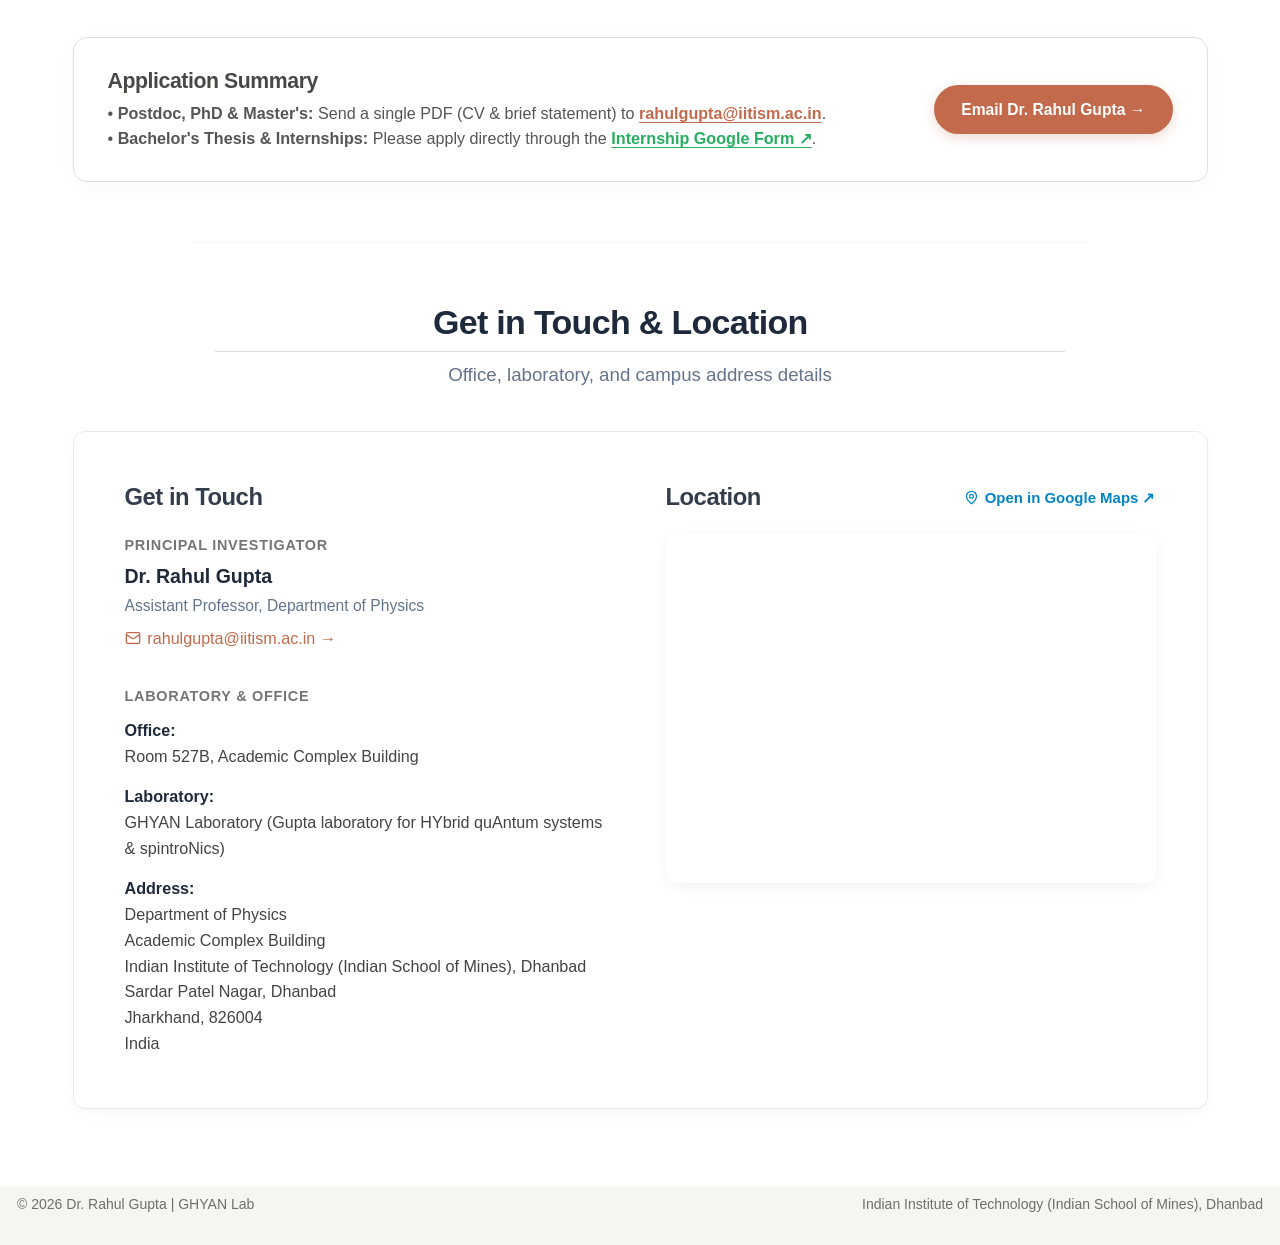
<file: docs/contact.html>
<!DOCTYPE html>
<html xmlns="http://www.w3.org/1999/xhtml" lang="en" xml:lang="en"><head>

<meta charset="utf-8">
<meta name="generator" content="quarto-1.10.19">

<meta name="viewport" content="width=device-width, initial-scale=1.0, user-scalable=yes">


<title>Contact – GHYAN</title>
<style>
/* Default styles provided by pandoc.
** See https://pandoc.org/MANUAL.html#variables-for-html for config info.
*/
span.smallcaps{font-variant: small-caps;}
div.columns{display: flex; gap: 1.5em;}
div.column{flex: auto;}
@media screen {
div.columns{gap: min(4vw, 1.5em);}
div.column{overflow-x: auto;}
}
div.hanging-indent{margin-left: 1.5em; text-indent: -1.5em;}
ul.task-list{list-style: none;}
ul.task-list li input[type="checkbox"] {
  width: 0.8em;
  margin: 0 0.8em 0.2em -1em; /* quarto-specific, see https://github.com/quarto-dev/quarto-cli/issues/4556 */ 
  vertical-align: middle;
}
</style>


<script src="site_libs/quarto-nav/quarto-nav.js"></script>
<script src="site_libs/quarto-nav/headroom.min.js"></script>
<script src="site_libs/clipboard/clipboard.min.js"></script>
<script src="site_libs/quarto-search/autocomplete.umd.js"></script>
<script src="site_libs/quarto-search/fuse.min.js"></script>
<script src="site_libs/quarto-search/quarto-search.js"></script>
<meta name="quarto:offset" content="./">
<link href="./images/Favicon_Dark.png" rel="icon" type="image/png">
<script src="site_libs/quarto-html/quarto.js" type="module"></script>
<script src="site_libs/quarto-html/tabsets/tabsets.js" type="module"></script>
<script src="site_libs/quarto-html/popper.min.js"></script>
<script src="site_libs/quarto-html/tippy.umd.min.js"></script>
<script src="site_libs/quarto-html/anchor.min.js"></script>
<link href="site_libs/quarto-html/tippy.css" rel="stylesheet">
<link href="site_libs/quarto-html/quarto-syntax-highlighting-bf27225e3a48a9273f3daa8f8e829971.css" rel="stylesheet" id="quarto-text-highlighting-styles">
<script src="site_libs/bootstrap/bootstrap.min.js"></script>
<link href="site_libs/bootstrap/bootstrap-icons.css" rel="stylesheet">
<link href="site_libs/bootstrap/bootstrap-09ae34166259c9c5181498a9d4bf5214.min.css" rel="stylesheet" append-hash="true" id="quarto-bootstrap" data-mode="light">
<script id="quarto-search-options" type="application/json">{
  "location": "navbar",
  "copy-button": false,
  "collapse-after": 3,
  "panel-placement": "end",
  "type": "overlay",
  "limit": 50,
  "keyboard-shortcut": [
    "f",
    "/",
    "s"
  ],
  "show-item-context": false,
  "language": {
    "search-no-results-text": "No results",
    "search-matching-documents-text": "matching documents",
    "search-copy-link-title": "Copy link to search",
    "search-hide-matches-text": "Hide additional matches",
    "search-more-match-text": "more match in this document",
    "search-more-matches-text": "more matches in this document",
    "search-clear-button-title": "Clear",
    "search-text-placeholder": "",
    "search-detached-cancel-button-title": "Cancel",
    "search-submit-button-title": "Submit",
    "search-label": "Search"
  }
}</script>


<link rel="stylesheet" href="styles.css">
</head>

<body class="nav-fixed quarto-light">

<div id="quarto-search-results"></div>
  <header id="quarto-header" class="headroom fixed-top">
    <nav class="navbar navbar-expand-lg " data-bs-theme="dark">
      <div class="navbar-container container-fluid">
      <div class="navbar-brand-container mx-auto">
    <a href="./index.html" class="navbar-brand navbar-brand-logo">
    <img src="./images/Main Logo.png" alt="" class="navbar-logo light-content">
    <img src="./images/Main Logo.png" alt="" class="navbar-logo dark-content">
    </a>
  </div>
          <button class="navbar-toggler" type="button" data-bs-toggle="collapse" data-bs-target="#navbarCollapse" aria-controls="navbarCollapse" role="menu" aria-expanded="false" aria-label="Toggle navigation" onclick="if (window.quartoToggleHeadroom) { window.quartoToggleHeadroom(); }">
  <span class="navbar-toggler-icon"></span>
</button>
          <div class="collapse navbar-collapse" id="navbarCollapse">
            <ul class="navbar-nav navbar-nav-scroll ms-auto">
  <li class="nav-item">
    <a class="nav-link" href="./index.html"> 
<span class="menu-text">Home</span></a>
  </li>  
  <li class="nav-item">
    <a class="nav-link" href="./research.html"> 
<span class="menu-text">Research</span></a>
  </li>  
  <li class="nav-item">
    <a class="nav-link" href="./publications.html"> 
<span class="menu-text">Publications</span></a>
  </li>  
  <li class="nav-item">
    <a class="nav-link" href="./people.html"> 
<span class="menu-text">People</span></a>
  </li>  
  <li class="nav-item">
    <a class="nav-link" href="./teaching.html"> 
<span class="menu-text">Teaching</span></a>
  </li>  
  <li class="nav-item">
    <a class="nav-link" href="./gallery.html"> 
<span class="menu-text">Gallery</span></a>
  </li>  
  <li class="nav-item">
    <a class="nav-link" href="./news.html"> 
<span class="menu-text">News</span></a>
  </li>  
  <li class="nav-item">
    <a class="nav-link active" href="./contact.html" aria-current="page"> 
<span class="menu-text">Contact</span></a>
  </li>  
</ul>
          </div> <!-- /navcollapse -->
            <div class="quarto-navbar-tools">
</div>
      </div> <!-- /container-fluid -->
    </nav>
</header>
<!-- content -->
<div id="quarto-content" class="quarto-container page-columns page-rows-contents page-layout-full page-navbar">
<!-- sidebar -->
<!-- margin-sidebar -->
    
<!-- main -->
<main class="content column-page" id="quarto-document-content">

<header id="title-block-header" class="quarto-title-block default">
<div class="quarto-title">
<h1 class="title">Contact</h1>
</div>



<div class="quarto-title-meta column-page">

    
  
    
  </div>
  


</header>


<style>
/* Embedded styles to guarantee instant rendering independent of browser caching */
.positions-section {
  margin-bottom: 4rem;
}

.positions-header {
  text-align: center;
  max-width: 820px;
  margin: 0 auto 3rem auto;
}

.positions-header h2 {
  font-size: 2.2rem;
  font-weight: 700;
  color: #373531;
  margin-bottom: 0.75rem;
  letter-spacing: -0.02em;
}

.positions-header p {
  font-size: 1.1rem;
  color: #7a7771;
  line-height: 1.6;
}

.positions-grid {
  display: grid;
  grid-template-columns: repeat(2, 1fr);
  gap: 1.75rem;
  margin-bottom: 3rem;
}

@media (max-width: 850px) {
  .positions-grid {
    grid-template-columns: 1fr;
    gap: 1.5rem;
  }
}

.position-card {
  background: #ffffff;
  border: 1px solid #e0ddd7;
  border-radius: 14px;
  padding: 2.25rem 2rem;
  box-shadow: 0 4px 20px rgba(0, 0, 0, 0.03);
  transition: transform 0.25s ease, box-shadow 0.25s ease, border-color 0.25s ease;
  display: flex;
  flex-direction: column;
  position: relative;
  overflow: hidden;
}

.position-card::before {
  content: "";
  position: absolute;
  top: 0;
  left: 0;
  right: 0;
  height: 4px;
  background: #c26a4b;
  opacity: 0;
  transition: opacity 0.25s ease;
}

.position-card:hover {
  transform: translateY(-4px);
  box-shadow: 0 12px 30px rgba(194, 106, 75, 0.09);
  border-color: rgba(194, 106, 75, 0.4);
}

.position-card:hover::before {
  opacity: 1;
}

.position-top {
  display: flex;
  justify-content: space-between;
  align-items: flex-start;
  gap: 1rem;
  margin-bottom: 1.25rem;
}

.position-title {
  font-size: 1.35rem;
  font-weight: 700;
  color: #373531;
  margin: 0;
  line-height: 1.3;
}

.position-badge {
  display: inline-block;
  padding: 0.3rem 0.75rem;
  font-size: 0.72rem;
  font-weight: 700;
  text-transform: uppercase;
  letter-spacing: 0.05em;
  border-radius: 50px;
  background: rgba(194, 106, 75, 0.1);
  color: #c26a4b;
  white-space: nowrap;
  flex-shrink: 0;
}

.position-badge.active {
  background: rgba(34, 197, 94, 0.12);
  color: #16a34a;
}

.position-desc {
  font-size: 0.96rem;
  color: #555;
  line-height: 1.6;
  margin-bottom: 1.25rem;
}

.position-subheading {
  font-size: 0.82rem;
  font-weight: 700;
  text-transform: uppercase;
  letter-spacing: 0.05em;
  color: #7a7771;
  margin-bottom: 0.5rem;
}

.position-details {
  list-style: none;
  padding: 0;
  margin: 0 0 1.5rem 0;
  font-size: 0.92rem;
  color: #444;
  line-height: 1.6;
  flex-grow: 1;
}

.position-details li {
  margin-bottom: 0.5rem;
  padding-left: 1.4rem;
  position: relative;
}

.position-details li::before {
  content: "\25b8";
  position: absolute;
  left: 0;
  color: #c26a4b;
  font-weight: bold;
}

.position-footer {
  margin-top: auto;
  padding-top: 1.2rem;
  border-top: 1px dashed #e0ddd7;
  display: flex;
  align-items: center;
  justify-content: space-between;
}

.position-apply-link {
  display: inline-flex;
  align-items: center;
  gap: 0.4rem;
  font-size: 0.92rem;
  font-weight: 600;
  color: #c26a4b;
  text-decoration: none;
  transition: color 0.2s ease, transform 0.2s ease;
}

.position-apply-link:hover {
  color: #a34e32;
  text-decoration: none;
  transform: translateX(3px);
}

.form-link-btn {
  display: inline-flex;
  align-items: center;
  gap: 0.45rem;
  background-color: #27ae60;
  color: #ffffff !important;
  font-weight: 600;
  font-size: 0.88rem;
  padding: 0.45rem 1.15rem;
  border-radius: 50px;
  text-decoration: none !important;
  transition: all 0.2s ease;
  box-shadow: 0 2px 8px rgba(39, 174, 96, 0.2);
}

.form-link-btn:hover {
  background-color: #219653;
  transform: translateY(-2px);
  box-shadow: 0 4px 12px rgba(39, 174, 96, 0.3);
}

.apply-banner {
  background: #ffffff;
  border: 1px solid #e0ddd7;
  border-radius: 14px;
  padding: 2.5rem;
  margin-bottom: 4rem;
  box-shadow: 0 4px 20px rgba(0, 0, 0, 0.03);
  position: relative;
}
</style>

<div style="text-align: center; margin-bottom: 2rem;">
  <p style="font-size: 1.25rem; color: #555; max-width: 820px; margin: 0 auto 1.5rem auto; line-height: 1.6;">
    Get in touch with us regarding open research positions, prospective student opportunities, scientific collaborations, and general inquiries.
  </p>

  <div class="section-jump-nav">
    <a href="#open-positions" class="section-jump-link">
      <svg width="16" height="16" viewbox="0 0 24 24" fill="none" stroke="currentColor" stroke-width="2"><path d="M16 21v-2a4 4 0 0 0-4-4H6a4 4 0 0 0-4 4v2"></path><circle cx="9" cy="7" r="4"></circle><path d="M22 21v-2a4 4 0 0 0-3-3.87"></path><path d="M16 3.13a4 4 0 0 1 0 7.75"></path></svg>
      Open Positions
    </a>
    <a href="https://forms.gle/aBcH72BCxUrPMwqh8" target="_blank" rel="noopener noreferrer" class="section-jump-link" style="color: #27ae60; border-color: #bbf7d0;">
      <svg width="16" height="16" viewbox="0 0 24 24" fill="none" stroke="currentColor" stroke-width="2"><path d="M14 2H6a2 2 0 0 0-2 2v16a2 2 0 0 0 2 2h12a2 2 0 0 0 2-2V8z"></path><polyline points="14 2 14 8 20 8"></polyline><line x1="16" y1="13" x2="8" y2="13"></line><line x1="16" y1="17" x2="8" y2="17"></line><polyline points="10 9 9 9 8 9"></polyline></svg>
      Internship Application Form ↗
    </a>
    <a href="#contact-details" class="section-jump-link">
      <svg width="16" height="16" viewbox="0 0 24 24" fill="none" stroke="currentColor" stroke-width="2"><rect width="20" height="16" x="2" y="4" rx="2"></rect><path d="m22 7-8.97 5.7a1.94 1.94 0 0 1-2.06 0L2 7"></path></svg>
      Get in Touch &amp; Location
    </a>
  </div>
</div>

<hr style="margin: 2rem auto 3.5rem auto; border: 0; border-top: 1px solid #eaeaea; max-width: 900px;">

<!-- ======================================================== -->
<!-- SECTION: OPEN POSITIONS                                   -->
<!-- ======================================================== -->
<div id="open-positions" class="positions-header">
  <h2 class="anchored">Open Positions at GHYAN Laboratory</h2>
  <p>
    We welcome enthusiastic and self-motivated researchers to join our lab in the Department of Physics at IIT (ISM) Dhanbad.
  </p>
</div>

<div class="positions-grid">

  <!-- 1. Postdoctoral Positions -->
  <div class="position-card">
    <div class="position-top">
      <div>
        <h3 class="position-title anchored">1. Postdoctoral Positions</h3>
        <span style="display: block; font-size: 0.88rem; font-weight: 500; color: #7a7771; margin-top: 0.2rem;">(IPDF / NPDF / Fellowships)</span>
      </div>
      <span class="position-badge active">Open</span>
    </div>

    <p class="position-desc">
      We invite motivated postdoctoral candidates with background in experimental condensed matter physics, spintronics, magnetism, or computational micromagnetics/multiphysics.
    </p>

    <ul class="position-details">
      <li><strong>Fellowships:</strong> Open to candidates holding or applying for ANRF/SERB N-PDF, Institute Postdoctoral Fellowship (IPDF), CSIR, UGC, or other national fellowships.</li>
      <li><strong>Form a Project:</strong> Prospective fellows are encouraged to contact the PI to jointly formulate and develop a competitive research project proposal.</li>
    </ul>

    <div class="position-footer">
      <a href="mailto:rahulgupta@iitism.ac.in?subject=Postdoctoral%20Position%20Proposal%20-%20GHYAN%20Lab" class="position-apply-link">
        Contact PI to Form a Project →
      </a>
    </div>
  </div>

  <!-- 2. PhD Positions -->
  <div class="position-card">
    <div class="position-top">
      <div>
        <h3 class="position-title anchored">2. PhD Positions</h3>
        <span style="display: block; font-size: 0.88rem; font-weight: 500; color: #7a7771; margin-top: 0.2rem;">(Institute Funded &amp; JRF)</span>
      </div>
      <span class="position-badge active">Open</span>
    </div>

    <p class="position-desc">
      We welcome applications from prospective PhD candidates interested in exploring spin, orbital, and hybrid quantum phenomena in thin films and heterostructures.
    </p>

    <ul class="position-details">
      <li><strong>Funding Schemes:</strong> Positions are available through <strong>IIT (ISM) Institute Fellowships</strong> and external fellowships (<strong>CSIR-UGC JRF</strong>, DST-INSPIRE, or valid GATE/NET qualification).</li>
      <li><strong>Application:</strong> Prospective candidates should email Dr. Rahul Gupta and formally apply via the IIT (ISM) Dhanbad PhD Admission Portal.</li>
    </ul>

    <div class="position-footer">
      <a href="mailto:rahulgupta@iitism.ac.in?subject=PhD%20Application%20-%20GHYAN%20Lab" class="position-apply-link">
        Email PI →
      </a>
      <a href="https://admission.iitism.ac.in/" target="_blank" rel="noopener noreferrer" style="font-size: 0.85rem; color: #7a7771; text-decoration: none;">
        Admission Portal ↗
      </a>
    </div>
  </div>

  <!-- 3. Master's Thesis Projects -->
  <div class="position-card">
    <div class="position-top">
      <div>
        <h3 class="position-title anchored">3. Master's Thesis Projects</h3>
        <span style="display: block; font-size: 0.88rem; font-weight: 500; color: #7a7771; margin-top: 0.2rem;">(M.Sc. / M.Tech. Students)</span>
      </div>
      <span class="position-badge active">Open</span>
    </div>

    <p class="position-desc">
      Opportunities are available for enthusiastic Master's students seeking semester projects or dissertation research in thin-film spintronics and numerical simulations.
    </p>

    <ul class="position-details">
      <li><strong>Eligibility:</strong> M.Sc. in Physics / Applied Physics or M.Tech. in Materials Science, Nanotechnology, or related disciplines.</li>
      <li><strong>Scope:</strong> Hands-on experience with thin-film deposition, magnetotransport, FMR, or micromagnetic modeling (COMSOL, MuMax3).</li>
    </ul>

    <div class="position-footer">
      <a href="mailto:rahulgupta@iitism.ac.in?subject=Master%20Thesis%20Project%20Inquiry%20-%20GHYAN%20Lab" class="position-apply-link">
        Contact PI with CV →
      </a>
    </div>
  </div>

  <!-- 4. Bachelor's Thesis & Internship Projects -->
  <div class="position-card">
    <div class="position-top">
      <div>
        <h3 class="position-title anchored">4. Bachelor's Thesis &amp; Internships</h3>
        <span style="display: block; font-size: 0.88rem; font-weight: 500; color: #7a7771; margin-top: 0.2rem;">(B.Tech / B.Sc. Projects)</span>
      </div>
      <span class="position-badge active">Open</span>
    </div>

    <p class="position-desc">
      Positions are open for motivated undergraduate students interested in semester-long thesis projects, capstone research, or summer/winter internships.
    </p>

    <ul class="position-details">
      <li><strong>Duration:</strong> Typically 2–6 months (summer/winter internships or semester thesis projects).</li>
      <li><strong>Application:</strong> Interested undergraduate students must submit their application through our dedicated Google Form.</li>
    </ul>

    <div class="position-footer">
      <a href="https://forms.gle/aBcH72BCxUrPMwqh8" target="_blank" rel="noopener noreferrer" class="form-link-btn">
        <svg width="15" height="15" viewbox="0 0 24 24" fill="none" stroke="currentColor" stroke-width="2"><path d="M14 2H6a2 2 0 0 0-2 2v16a2 2 0 0 0 2 2h12a2 2 0 0 0 2-2V8z"></path><polyline points="14 2 14 8 20 8"></polyline><line x1="16" y1="13" x2="8" y2="13"></line><line x1="16" y1="17" x2="8" y2="17"></line><polyline points="10 9 9 9 8 9"></polyline></svg>
        Apply via Google Form ↗
      </a>
    </div>
  </div>

</div>

<!-- Summary Application Banner -->
<div class="apply-banner" style="padding: 1.75rem 2rem; margin-bottom: 3.5rem;">
  <div style="display: flex; flex-wrap: wrap; align-items: center; justify-content: space-between; gap: 1.5rem;">
    <div>
      <h3 style="margin: 0 0 0.4rem 0; font-size: 1.25rem; font-weight: 700; color: #373531;" class="anchored">Application Summary</h3>
      <p style="margin: 0; color: #555; font-size: 0.95rem; line-height: 1.55;">
        • <strong>Postdoc, PhD &amp; Master's:</strong> Send a single PDF (CV &amp; brief statement) to <a href="mailto:rahulgupta@iitism.ac.in" style="color: #c26a4b; font-weight: 600;">rahulgupta@iitism.ac.in</a>.<br>
        • <strong>Bachelor's Thesis &amp; Internships:</strong> Please apply directly through the <a href="https://forms.gle/aBcH72BCxUrPMwqh8" target="_blank" rel="noopener noreferrer" style="color: #27ae60; font-weight: 600;">Internship Google Form ↗</a>.
      </p>
    </div>
    <div>
      <a href="mailto:rahulgupta@iitism.ac.in?subject=Research%20Inquiry%20-%20GHYAN%20Lab" class="apply-btn" style="margin-top: 0; padding: 0.75rem 1.6rem; font-size: 0.92rem;">
        Email Dr. Rahul Gupta →
      </a>
    </div>
  </div>
</div>

<hr style="margin: 3.5rem auto; border: 0; border-top: 1px solid #eaeaea; max-width: 900px;">

<!-- ======================================================== -->
<!-- SECTION: CONTACT & LOCATION                               -->
<!-- ======================================================== -->
<div id="contact-details" class="research-section-header" style="margin-top: 2rem; margin-bottom: 2.5rem;">
  <h2 class="anchored">Get in Touch &amp; Location</h2>
  <p>Office, laboratory, and campus address details</p>
</div>

<div class="contact-grid">
  <div>
    <h3 style="margin-top: 0; margin-bottom: 1.5rem; color: #1e293b; font-weight: 700; font-size: 1.4rem;" class="anchored">Get in Touch</h3>
    
    <div style="margin-bottom: 2rem;">
      <h4 style="color: #666; margin-bottom: 0.4rem; font-size: 0.85rem; text-transform: uppercase; letter-spacing: 0.05em;" class="anchored">Principal Investigator</h4>
      <p style="font-size: 1.15rem; font-weight: 600; color: #1e293b; margin-bottom: 0.2rem;">Dr. Rahul Gupta</p>
      <p style="font-size: 0.92rem; color: #64748b; margin-bottom: 0.5rem;">Assistant Professor, Department of Physics</p>
      <a href="mailto:rahulgupta@iitism.ac.in" style="color: #c26a4b; text-decoration: none; font-weight: 500; display: inline-flex; align-items: center; gap: 0.4rem; font-size: 0.95rem;">
        <svg width="16" height="16" viewbox="0 0 24 24" fill="none" stroke="currentColor" stroke-width="2"><rect width="20" height="16" x="2" y="4" rx="2"></rect><path d="m22 7-8.97 5.7a1.94 1.94 0 0 1-2.06 0L2 7"></path></svg>
        rahulgupta@iitism.ac.in →
      </a>
    </div>

    <div>
      <h4 style="color: #666; margin-bottom: 0.75rem; font-size: 0.85rem; text-transform: uppercase; letter-spacing: 0.05em;" class="anchored">Laboratory &amp; Office</h4>
      <div style="display: flex; flex-direction: column; gap: 0.85rem; line-height: 1.6; color: #444; font-size: 0.95rem;">
        <div>
          <strong style="color: #1e293b;">Office:</strong><br>
          Room 527B, Academic Complex Building
        </div>
        <div>
          <strong style="color: #1e293b;">Laboratory:</strong><br>
          GHYAN Laboratory (Gupta laboratory for HYbrid quAntum systems &amp; spintroNics)
        </div>
        <div>
          <strong style="color: #1e293b;">Address:</strong><br>
          Department of Physics<br>
          Academic Complex Building<br>
          Indian Institute of Technology (Indian School of Mines), Dhanbad<br>
          Sardar Patel Nagar, Dhanbad<br>
          Jharkhand, 826004<br>
          India
        </div>
      </div>
    </div>
  </div>

  <div>
    <div style="display: flex; justify-content: space-between; align-items: baseline; margin-bottom: 1.25rem;">
      <h3 style="margin: 0; color: #1e293b; font-weight: 700; font-size: 1.4rem;" class="anchored">Location</h3>
      <a href="https://maps.app.goo.gl/8dt1E2tN8BbKb1CKA" target="_blank" rel="noopener noreferrer" style="font-size: 0.88rem; font-weight: 600; color: #0284c7; text-decoration: none; display: inline-flex; align-items: center; gap: 0.35rem;">
        <svg width="15" height="15" viewbox="0 0 24 24" fill="none" stroke="currentColor" stroke-width="2"><path d="M20 10c0 6-8 12-8 12s-8-6-8-12a8 8 0 0 1 16 0Z"></path><circle cx="12" cy="10" r="3"></circle></svg>
        Open in Google Maps ↗
      </a>
    </div>
    <div style="border-radius: 12px; overflow: hidden; box-shadow: 0 4px 15px rgba(0,0,0,0.05); height: 350px;">
      <iframe src="https://www.google.com/maps/embed?pb=!1m18!1m12!1m3!1d3650.2335191834246!2d86.4387918!3d23.8114342!2m3!1f0!2f0!3f0!3m2!1i1024!2i768!4f13.1!3m3!1m2!1s0x39f6bc98d25a2a93%3A0x27ad1246c7284783!2sAcademic%20Complex!5e0!3m2!1sen!2sin!4v1700000000000!5m2!1sen!2sin" width="100%" height="100%" style="border:0;" allowfullscreen="" loading="lazy" referrerpolicy="no-referrer-when-downgrade">
      </iframe>
    </div>
  </div>
</div>



</main> <!-- /main -->
<script id="quarto-html-after-body" type="application/javascript">
  window.document.addEventListener("DOMContentLoaded", function (event) {
    const icon = "";
    const anchorJS = new window.AnchorJS();
    anchorJS.options = {
      placement: 'right',
      icon: icon
    };
    anchorJS.add('.anchored');
    const isCodeAnnotation = (el) => {
      for (const clz of el.classList) {
        if (clz.startsWith('code-annotation-')) {                     
          return true;
        }
      }
      return false;
    }
    const onCopySuccess = function(e) {
      // button target
      const button = e.trigger;
      // don't keep focus
      button.blur();
      // flash "checked"
      button.classList.add('code-copy-button-checked');
      var currentTitle = button.getAttribute("title");
      button.setAttribute("title", "Copied!");
      let tooltip;
      if (window.bootstrap) {
        button.setAttribute("data-bs-toggle", "tooltip");
        button.setAttribute("data-bs-placement", "left");
        button.setAttribute("data-bs-title", "Copied!");
        tooltip = new bootstrap.Tooltip(button, 
          { trigger: "manual", 
            customClass: "code-copy-button-tooltip",
            offset: [0, -8]});
        tooltip.show();    
      }
      setTimeout(function() {
        if (tooltip) {
          tooltip.hide();
          button.removeAttribute("data-bs-title");
          button.removeAttribute("data-bs-toggle");
          button.removeAttribute("data-bs-placement");
        }
        button.setAttribute("title", currentTitle);
        button.classList.remove('code-copy-button-checked');
      }, 1000);
      // clear code selection
      e.clearSelection();
    }
    const getTextToCopy = function(trigger) {
      const outerScaffold = trigger.parentElement.cloneNode(true);
      const codeEl = outerScaffold.querySelector('code');
      for (const childEl of codeEl.children) {
        if (isCodeAnnotation(childEl)) {
          childEl.remove();
        }
      }
      return codeEl.innerText;
    }
    const clipboard = new window.ClipboardJS('.code-copy-button:not([data-in-quarto-modal])', {
      text: getTextToCopy
    });
    clipboard.on('success', onCopySuccess);
    if (window.document.getElementById('quarto-embedded-source-code-modal')) {
      const clipboardModal = new window.ClipboardJS('.code-copy-button[data-in-quarto-modal]', {
        text: getTextToCopy,
        container: window.document.getElementById('quarto-embedded-source-code-modal')
      });
      clipboardModal.on('success', onCopySuccess);
    }
      var localhostRegex = new RegExp(/^(?:http|https):\/\/localhost\:?[0-9]*\//);
      var mailtoRegex = new RegExp(/^mailto:/);
        var filterRegex = new RegExp('/' + window.location.host + '/');
      var isInternal = (href) => {
          return filterRegex.test(href) || localhostRegex.test(href) || mailtoRegex.test(href);
      }
      // Inspect non-navigation links and adorn them if external
     var links = window.document.querySelectorAll('a[href]:not(.nav-link):not(.navbar-brand):not(.toc-action):not(.sidebar-link):not(.sidebar-item-toggle):not(.pagination-link):not(.no-external):not([aria-hidden]):not(.dropdown-item):not(.quarto-navigation-tool):not(.about-link)');
      for (var i=0; i<links.length; i++) {
        const link = links[i];
        if (!isInternal(link.href)) {
          // undo the damage that might have been done by quarto-nav.js in the case of
          // links that we want to consider external
          if (link.dataset.originalHref !== undefined) {
            link.href = link.dataset.originalHref;
          }
        }
      }
    function tippyHover(el, contentFn, onTriggerFn, onUntriggerFn) {
      const config = {
        allowHTML: true,
        maxWidth: 500,
        delay: 100,
        arrow: false,
        appendTo: function(el) {
            return el.parentElement;
        },
        interactive: true,
        interactiveBorder: 10,
        theme: 'quarto',
        placement: 'bottom-start',
      };
      if (contentFn) {
        config.content = contentFn;
      }
      if (onTriggerFn) {
        config.onTrigger = onTriggerFn;
      }
      if (onUntriggerFn) {
        config.onUntrigger = onUntriggerFn;
      }
      window.tippy(el, config); 
    }
    const noterefs = window.document.querySelectorAll('a[role="doc-noteref"]');
    for (var i=0; i<noterefs.length; i++) {
      const ref = noterefs[i];
      tippyHover(ref, function() {
        // use id or data attribute instead here
        let href = ref.getAttribute('data-footnote-href') || ref.getAttribute('href');
        try { href = new URL(href).hash; } catch {}
        const id = href.replace(/^#\/?/, "");
        const note = window.document.getElementById(id);
        if (note) {
          return note.innerHTML;
        } else {
          return "";
        }
      });
    }
    const xrefs = window.document.querySelectorAll('a.quarto-xref');
    const processXRef = (id, note) => {
      // Strip column container classes
      const stripColumnClz = (el) => {
        el.classList.remove("page-full", "page-columns");
        if (el.children) {
          for (const child of el.children) {
            stripColumnClz(child);
          }
        }
      }
      stripColumnClz(note)
      if (id === null || id.startsWith('sec-')) {
        // Special case sections, only their first couple elements
        const container = document.createElement("div");
        if (note.children && note.children.length > 2) {
          container.appendChild(note.children[0].cloneNode(true));
          for (let i = 1; i < note.children.length; i++) {
            const child = note.children[i];
            if (child.tagName === "P" && child.innerText === "") {
              continue;
            } else {
              container.appendChild(child.cloneNode(true));
              break;
            }
          }
          if (window.Quarto?.typesetMath) {
            window.Quarto.typesetMath(container);
          }
          return container.innerHTML
        } else {
          if (window.Quarto?.typesetMath) {
            window.Quarto.typesetMath(note);
          }
          return note.innerHTML;
        }
      } else {
        // Remove any anchor links if they are present
        const anchorLink = note.querySelector('a.anchorjs-link');
        if (anchorLink) {
          anchorLink.remove();
        }
        if (window.Quarto?.typesetMath) {
          window.Quarto.typesetMath(note);
        }
        if (note.classList.contains("callout")) {
          return note.outerHTML;
        } else {
          return note.innerHTML;
        }
      }
    }
    for (var i=0; i<xrefs.length; i++) {
      const xref = xrefs[i];
      tippyHover(xref, undefined, function(instance) {
        instance.disable();
        let url = xref.getAttribute('href');
        let hash = undefined; 
        if (url.startsWith('#')) {
          hash = url;
        } else {
          try { hash = new URL(url).hash; } catch {}
        }
        if (hash) {
          const id = hash.replace(/^#\/?/, "");
          const note = window.document.getElementById(id);
          if (note !== null) {
            try {
              const html = processXRef(id, note.cloneNode(true));
              instance.setContent(html);
            } finally {
              instance.enable();
              instance.show();
            }
          } else {
            // See if we can fetch this
            fetch(url.split('#')[0])
            .then(res => res.text())
            .then(html => {
              const parser = new DOMParser();
              const htmlDoc = parser.parseFromString(html, "text/html");
              const note = htmlDoc.getElementById(id);
              if (note !== null) {
                const html = processXRef(id, note);
                instance.setContent(html);
              } 
            }).finally(() => {
              instance.enable();
              instance.show();
            });
          }
        } else {
          // See if we can fetch a full url (with no hash to target)
          // This is a special case and we should probably do some content thinning / targeting
          fetch(url)
          .then(res => res.text())
          .then(html => {
            const parser = new DOMParser();
            const htmlDoc = parser.parseFromString(html, "text/html");
            const note = htmlDoc.querySelector('main.content');
            if (note !== null) {
              // This should only happen for chapter cross references
              // (since there is no id in the URL)
              // remove the first header
              if (note.children.length > 0 && note.children[0].tagName === "HEADER") {
                note.children[0].remove();
              }
              const html = processXRef(null, note);
              instance.setContent(html);
            } 
          }).finally(() => {
            instance.enable();
            instance.show();
          });
        }
      }, function(instance) {
      });
    }
        let selectedAnnoteEl;
        const selectorForAnnotation = ( cell, annotation) => {
          let cellAttr = 'data-code-cell="' + cell + '"';
          let lineAttr = 'data-code-annotation="' +  annotation + '"';
          const selector = 'span[' + cellAttr + '][' + lineAttr + ']';
          return selector;
        }
        const selectCodeLines = (annoteEl) => {
          const doc = window.document;
          const targetCell = annoteEl.getAttribute("data-target-cell");
          const targetAnnotation = annoteEl.getAttribute("data-target-annotation");
          const annoteSpan = window.document.querySelector(selectorForAnnotation(targetCell, targetAnnotation));
          const lines = annoteSpan.getAttribute("data-code-lines").split(",");
          const lineIds = lines.map((line) => {
            return targetCell + "-" + line;
          })
          let top = null;
          let height = null;
          let parent = null;
          if (lineIds.length > 0) {
              //compute the position of the single el (top and bottom and make a div)
              const el = window.document.getElementById(lineIds[0]);
              top = el.offsetTop;
              height = el.offsetHeight;
              parent = el.parentElement.parentElement;
            if (lineIds.length > 1) {
              const lastEl = window.document.getElementById(lineIds[lineIds.length - 1]);
              const bottom = lastEl.offsetTop + lastEl.offsetHeight;
              height = bottom - top;
            }
            if (top !== null && height !== null && parent !== null) {
              // cook up a div (if necessary) and position it 
              let div = window.document.getElementById("code-annotation-line-highlight");
              if (div === null) {
                div = window.document.createElement("div");
                div.setAttribute("id", "code-annotation-line-highlight");
                div.style.position = 'absolute';
                parent.appendChild(div);
              }
              div.style.top = top - 2 + "px";
              div.style.height = height + 4 + "px";
              div.style.left = 0;
              let gutterDiv = window.document.getElementById("code-annotation-line-highlight-gutter");
              if (gutterDiv === null) {
                gutterDiv = window.document.createElement("div");
                gutterDiv.setAttribute("id", "code-annotation-line-highlight-gutter");
                gutterDiv.style.position = 'absolute';
                const codeCell = window.document.getElementById(targetCell);
                const gutter = codeCell.querySelector('.code-annotation-gutter');
                gutter.appendChild(gutterDiv);
              }
              gutterDiv.style.top = top - 2 + "px";
              gutterDiv.style.height = height + 4 + "px";
            }
            selectedAnnoteEl = annoteEl;
          }
        };
        const unselectCodeLines = () => {
          const elementsIds = ["code-annotation-line-highlight", "code-annotation-line-highlight-gutter"];
          elementsIds.forEach((elId) => {
            const div = window.document.getElementById(elId);
            if (div) {
              div.remove();
            }
          });
          selectedAnnoteEl = undefined;
        };
          // Handle positioning of the toggle
      window.addEventListener(
        "resize",
        throttle(() => {
          elRect = undefined;
          if (selectedAnnoteEl) {
            selectCodeLines(selectedAnnoteEl);
          }
        }, 10)
      );
      function throttle(fn, ms) {
      let throttle = false;
      let timer;
        return (...args) => {
          if(!throttle) { // first call gets through
              fn.apply(this, args);
              throttle = true;
          } else { // all the others get throttled
              if(timer) clearTimeout(timer); // cancel #2
              timer = setTimeout(() => {
                fn.apply(this, args);
                timer = throttle = false;
              }, ms);
          }
        };
      }
        // Attach click handler to the DT
        const annoteDls = window.document.querySelectorAll('dt[data-target-cell]');
        for (const annoteDlNode of annoteDls) {
          annoteDlNode.addEventListener('click', (event) => {
            const clickedEl = event.target;
            if (clickedEl !== selectedAnnoteEl) {
              unselectCodeLines();
              const activeEl = window.document.querySelector('dt[data-target-cell].code-annotation-active');
              if (activeEl) {
                activeEl.classList.remove('code-annotation-active');
              }
              selectCodeLines(clickedEl);
              clickedEl.classList.add('code-annotation-active');
            } else {
              // Unselect the line
              unselectCodeLines();
              clickedEl.classList.remove('code-annotation-active');
            }
          });
        }
    const findCites = (el) => {
      const parentEl = el.parentElement;
      if (parentEl) {
        const cites = parentEl.dataset.cites;
        if (cites) {
          return {
            el,
            cites: cites.split(' ')
          };
        } else {
          return findCites(el.parentElement)
        }
      } else {
        return undefined;
      }
    };
    var bibliorefs = window.document.querySelectorAll('a[role="doc-biblioref"]');
    for (var i=0; i<bibliorefs.length; i++) {
      const ref = bibliorefs[i];
      const citeInfo = findCites(ref);
      if (citeInfo) {
        tippyHover(citeInfo.el, function() {
          var popup = window.document.createElement('div');
          citeInfo.cites.forEach(function(cite) {
            var citeDiv = window.document.createElement('div');
            citeDiv.classList.add('hanging-indent');
            citeDiv.classList.add('csl-entry');
            var biblioDiv = window.document.getElementById('ref-' + cite);
            if (biblioDiv) {
              citeDiv.innerHTML = biblioDiv.innerHTML;
            }
            popup.appendChild(citeDiv);
          });
          return popup.innerHTML;
        });
      }
    }
  });
  </script>
</div> <!-- /content -->
<footer class="footer">
  <div class="nav-footer">
    <div class="nav-footer-left">
<p>© 2026 Dr.&nbsp;Rahul Gupta | GHYAN Lab</p>
</div>   
    <div class="nav-footer-center">
      &nbsp;
    </div>
    <div class="nav-footer-right">
<p>Indian Institute of Technology (Indian School of Mines), Dhanbad</p>
</div>
  </div>
</footer>




</body></html>
</file>
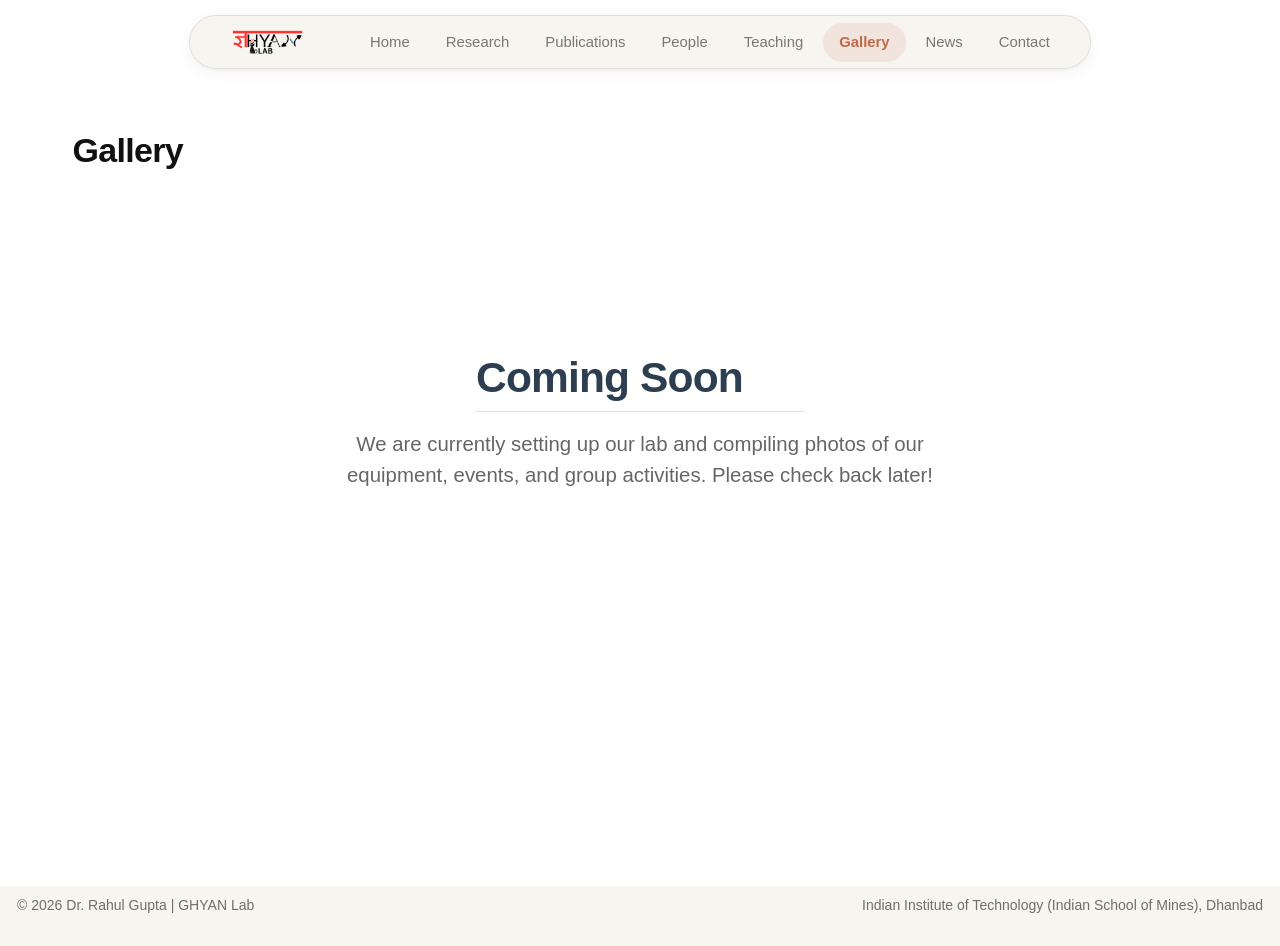
<file: docs/gallery.html>
<!DOCTYPE html>
<html xmlns="http://www.w3.org/1999/xhtml" lang="en" xml:lang="en"><head>

<meta charset="utf-8">
<meta name="generator" content="quarto-1.10.19">

<meta name="viewport" content="width=device-width, initial-scale=1.0, user-scalable=yes">


<title>Gallery – GHYAN</title>
<style>
/* Default styles provided by pandoc.
** See https://pandoc.org/MANUAL.html#variables-for-html for config info.
*/
span.smallcaps{font-variant: small-caps;}
div.columns{display: flex; gap: 1.5em;}
div.column{flex: auto;}
@media screen {
div.columns{gap: min(4vw, 1.5em);}
div.column{overflow-x: auto;}
}
div.hanging-indent{margin-left: 1.5em; text-indent: -1.5em;}
ul.task-list{list-style: none;}
ul.task-list li input[type="checkbox"] {
  width: 0.8em;
  margin: 0 0.8em 0.2em -1em; /* quarto-specific, see https://github.com/quarto-dev/quarto-cli/issues/4556 */ 
  vertical-align: middle;
}
</style>


<script src="site_libs/quarto-nav/quarto-nav.js"></script>
<script src="site_libs/quarto-nav/headroom.min.js"></script>
<script src="site_libs/clipboard/clipboard.min.js"></script>
<script src="site_libs/quarto-search/autocomplete.umd.js"></script>
<script src="site_libs/quarto-search/fuse.min.js"></script>
<script src="site_libs/quarto-search/quarto-search.js"></script>
<meta name="quarto:offset" content="./">
<link href="./images/Favicon_Dark.png" rel="icon" type="image/png">
<script src="site_libs/quarto-html/quarto.js" type="module"></script>
<script src="site_libs/quarto-html/tabsets/tabsets.js" type="module"></script>
<script src="site_libs/quarto-html/popper.min.js"></script>
<script src="site_libs/quarto-html/tippy.umd.min.js"></script>
<script src="site_libs/quarto-html/anchor.min.js"></script>
<link href="site_libs/quarto-html/tippy.css" rel="stylesheet">
<link href="site_libs/quarto-html/quarto-syntax-highlighting-bf27225e3a48a9273f3daa8f8e829971.css" rel="stylesheet" id="quarto-text-highlighting-styles">
<script src="site_libs/bootstrap/bootstrap.min.js"></script>
<link href="site_libs/bootstrap/bootstrap-icons.css" rel="stylesheet">
<link href="site_libs/bootstrap/bootstrap-09ae34166259c9c5181498a9d4bf5214.min.css" rel="stylesheet" append-hash="true" id="quarto-bootstrap" data-mode="light">
<script id="quarto-search-options" type="application/json">{
  "location": "navbar",
  "copy-button": false,
  "collapse-after": 3,
  "panel-placement": "end",
  "type": "overlay",
  "limit": 50,
  "keyboard-shortcut": [
    "f",
    "/",
    "s"
  ],
  "show-item-context": false,
  "language": {
    "search-no-results-text": "No results",
    "search-matching-documents-text": "matching documents",
    "search-copy-link-title": "Copy link to search",
    "search-hide-matches-text": "Hide additional matches",
    "search-more-match-text": "more match in this document",
    "search-more-matches-text": "more matches in this document",
    "search-clear-button-title": "Clear",
    "search-text-placeholder": "",
    "search-detached-cancel-button-title": "Cancel",
    "search-submit-button-title": "Submit",
    "search-label": "Search"
  }
}</script>


<link rel="stylesheet" href="styles.css">
</head>

<body class="nav-fixed quarto-light">

<div id="quarto-search-results"></div>
  <header id="quarto-header" class="headroom fixed-top">
    <nav class="navbar navbar-expand-lg " data-bs-theme="dark">
      <div class="navbar-container container-fluid">
      <div class="navbar-brand-container mx-auto">
    <a href="./index.html" class="navbar-brand navbar-brand-logo">
    <img src="./images/Main Logo.png" alt="" class="navbar-logo light-content">
    <img src="./images/Main Logo.png" alt="" class="navbar-logo dark-content">
    </a>
  </div>
          <button class="navbar-toggler" type="button" data-bs-toggle="collapse" data-bs-target="#navbarCollapse" aria-controls="navbarCollapse" role="menu" aria-expanded="false" aria-label="Toggle navigation" onclick="if (window.quartoToggleHeadroom) { window.quartoToggleHeadroom(); }">
  <span class="navbar-toggler-icon"></span>
</button>
          <div class="collapse navbar-collapse" id="navbarCollapse">
            <ul class="navbar-nav navbar-nav-scroll ms-auto">
  <li class="nav-item">
    <a class="nav-link" href="./index.html"> 
<span class="menu-text">Home</span></a>
  </li>  
  <li class="nav-item">
    <a class="nav-link" href="./research.html"> 
<span class="menu-text">Research</span></a>
  </li>  
  <li class="nav-item">
    <a class="nav-link" href="./publications.html"> 
<span class="menu-text">Publications</span></a>
  </li>  
  <li class="nav-item">
    <a class="nav-link" href="./people.html"> 
<span class="menu-text">People</span></a>
  </li>  
  <li class="nav-item">
    <a class="nav-link" href="./teaching.html"> 
<span class="menu-text">Teaching</span></a>
  </li>  
  <li class="nav-item">
    <a class="nav-link active" href="./gallery.html" aria-current="page"> 
<span class="menu-text">Gallery</span></a>
  </li>  
  <li class="nav-item">
    <a class="nav-link" href="./news.html"> 
<span class="menu-text">News</span></a>
  </li>  
  <li class="nav-item">
    <a class="nav-link" href="./contact.html"> 
<span class="menu-text">Contact</span></a>
  </li>  
</ul>
          </div> <!-- /navcollapse -->
            <div class="quarto-navbar-tools">
</div>
      </div> <!-- /container-fluid -->
    </nav>
</header>
<!-- content -->
<div id="quarto-content" class="quarto-container page-columns page-rows-contents page-layout-full page-navbar">
<!-- sidebar -->
<!-- margin-sidebar -->
    
<!-- main -->
<main class="content column-page" id="quarto-document-content">

<header id="title-block-header" class="quarto-title-block default">
<div class="quarto-title">
<h1 class="title">Gallery</h1>
</div>



<div class="quarto-title-meta column-page">

    
  
    
  </div>
  


</header>


<div style="display: flex; flex-direction: column; align-items: center; justify-content: center; min-height: 50vh; text-align: center;">
<h2 style="color: #2c3e50; font-size: 2.5rem; margin-bottom: 1rem;" class="anchored">
Coming Soon
</h2>
<p style="color: #666; font-size: 1.2rem; max-width: 600px;">
We are currently setting up our lab and compiling photos of our equipment, events, and group activities. Please check back later!
</p>
</div>



</main> <!-- /main -->
<script id="quarto-html-after-body" type="application/javascript">
  window.document.addEventListener("DOMContentLoaded", function (event) {
    const icon = "";
    const anchorJS = new window.AnchorJS();
    anchorJS.options = {
      placement: 'right',
      icon: icon
    };
    anchorJS.add('.anchored');
    const isCodeAnnotation = (el) => {
      for (const clz of el.classList) {
        if (clz.startsWith('code-annotation-')) {                     
          return true;
        }
      }
      return false;
    }
    const onCopySuccess = function(e) {
      // button target
      const button = e.trigger;
      // don't keep focus
      button.blur();
      // flash "checked"
      button.classList.add('code-copy-button-checked');
      var currentTitle = button.getAttribute("title");
      button.setAttribute("title", "Copied!");
      let tooltip;
      if (window.bootstrap) {
        button.setAttribute("data-bs-toggle", "tooltip");
        button.setAttribute("data-bs-placement", "left");
        button.setAttribute("data-bs-title", "Copied!");
        tooltip = new bootstrap.Tooltip(button, 
          { trigger: "manual", 
            customClass: "code-copy-button-tooltip",
            offset: [0, -8]});
        tooltip.show();    
      }
      setTimeout(function() {
        if (tooltip) {
          tooltip.hide();
          button.removeAttribute("data-bs-title");
          button.removeAttribute("data-bs-toggle");
          button.removeAttribute("data-bs-placement");
        }
        button.setAttribute("title", currentTitle);
        button.classList.remove('code-copy-button-checked');
      }, 1000);
      // clear code selection
      e.clearSelection();
    }
    const getTextToCopy = function(trigger) {
      const outerScaffold = trigger.parentElement.cloneNode(true);
      const codeEl = outerScaffold.querySelector('code');
      for (const childEl of codeEl.children) {
        if (isCodeAnnotation(childEl)) {
          childEl.remove();
        }
      }
      return codeEl.innerText;
    }
    const clipboard = new window.ClipboardJS('.code-copy-button:not([data-in-quarto-modal])', {
      text: getTextToCopy
    });
    clipboard.on('success', onCopySuccess);
    if (window.document.getElementById('quarto-embedded-source-code-modal')) {
      const clipboardModal = new window.ClipboardJS('.code-copy-button[data-in-quarto-modal]', {
        text: getTextToCopy,
        container: window.document.getElementById('quarto-embedded-source-code-modal')
      });
      clipboardModal.on('success', onCopySuccess);
    }
      var localhostRegex = new RegExp(/^(?:http|https):\/\/localhost\:?[0-9]*\//);
      var mailtoRegex = new RegExp(/^mailto:/);
        var filterRegex = new RegExp('/' + window.location.host + '/');
      var isInternal = (href) => {
          return filterRegex.test(href) || localhostRegex.test(href) || mailtoRegex.test(href);
      }
      // Inspect non-navigation links and adorn them if external
     var links = window.document.querySelectorAll('a[href]:not(.nav-link):not(.navbar-brand):not(.toc-action):not(.sidebar-link):not(.sidebar-item-toggle):not(.pagination-link):not(.no-external):not([aria-hidden]):not(.dropdown-item):not(.quarto-navigation-tool):not(.about-link)');
      for (var i=0; i<links.length; i++) {
        const link = links[i];
        if (!isInternal(link.href)) {
          // undo the damage that might have been done by quarto-nav.js in the case of
          // links that we want to consider external
          if (link.dataset.originalHref !== undefined) {
            link.href = link.dataset.originalHref;
          }
        }
      }
    function tippyHover(el, contentFn, onTriggerFn, onUntriggerFn) {
      const config = {
        allowHTML: true,
        maxWidth: 500,
        delay: 100,
        arrow: false,
        appendTo: function(el) {
            return el.parentElement;
        },
        interactive: true,
        interactiveBorder: 10,
        theme: 'quarto',
        placement: 'bottom-start',
      };
      if (contentFn) {
        config.content = contentFn;
      }
      if (onTriggerFn) {
        config.onTrigger = onTriggerFn;
      }
      if (onUntriggerFn) {
        config.onUntrigger = onUntriggerFn;
      }
      window.tippy(el, config); 
    }
    const noterefs = window.document.querySelectorAll('a[role="doc-noteref"]');
    for (var i=0; i<noterefs.length; i++) {
      const ref = noterefs[i];
      tippyHover(ref, function() {
        // use id or data attribute instead here
        let href = ref.getAttribute('data-footnote-href') || ref.getAttribute('href');
        try { href = new URL(href).hash; } catch {}
        const id = href.replace(/^#\/?/, "");
        const note = window.document.getElementById(id);
        if (note) {
          return note.innerHTML;
        } else {
          return "";
        }
      });
    }
    const xrefs = window.document.querySelectorAll('a.quarto-xref');
    const processXRef = (id, note) => {
      // Strip column container classes
      const stripColumnClz = (el) => {
        el.classList.remove("page-full", "page-columns");
        if (el.children) {
          for (const child of el.children) {
            stripColumnClz(child);
          }
        }
      }
      stripColumnClz(note)
      if (id === null || id.startsWith('sec-')) {
        // Special case sections, only their first couple elements
        const container = document.createElement("div");
        if (note.children && note.children.length > 2) {
          container.appendChild(note.children[0].cloneNode(true));
          for (let i = 1; i < note.children.length; i++) {
            const child = note.children[i];
            if (child.tagName === "P" && child.innerText === "") {
              continue;
            } else {
              container.appendChild(child.cloneNode(true));
              break;
            }
          }
          if (window.Quarto?.typesetMath) {
            window.Quarto.typesetMath(container);
          }
          return container.innerHTML
        } else {
          if (window.Quarto?.typesetMath) {
            window.Quarto.typesetMath(note);
          }
          return note.innerHTML;
        }
      } else {
        // Remove any anchor links if they are present
        const anchorLink = note.querySelector('a.anchorjs-link');
        if (anchorLink) {
          anchorLink.remove();
        }
        if (window.Quarto?.typesetMath) {
          window.Quarto.typesetMath(note);
        }
        if (note.classList.contains("callout")) {
          return note.outerHTML;
        } else {
          return note.innerHTML;
        }
      }
    }
    for (var i=0; i<xrefs.length; i++) {
      const xref = xrefs[i];
      tippyHover(xref, undefined, function(instance) {
        instance.disable();
        let url = xref.getAttribute('href');
        let hash = undefined; 
        if (url.startsWith('#')) {
          hash = url;
        } else {
          try { hash = new URL(url).hash; } catch {}
        }
        if (hash) {
          const id = hash.replace(/^#\/?/, "");
          const note = window.document.getElementById(id);
          if (note !== null) {
            try {
              const html = processXRef(id, note.cloneNode(true));
              instance.setContent(html);
            } finally {
              instance.enable();
              instance.show();
            }
          } else {
            // See if we can fetch this
            fetch(url.split('#')[0])
            .then(res => res.text())
            .then(html => {
              const parser = new DOMParser();
              const htmlDoc = parser.parseFromString(html, "text/html");
              const note = htmlDoc.getElementById(id);
              if (note !== null) {
                const html = processXRef(id, note);
                instance.setContent(html);
              } 
            }).finally(() => {
              instance.enable();
              instance.show();
            });
          }
        } else {
          // See if we can fetch a full url (with no hash to target)
          // This is a special case and we should probably do some content thinning / targeting
          fetch(url)
          .then(res => res.text())
          .then(html => {
            const parser = new DOMParser();
            const htmlDoc = parser.parseFromString(html, "text/html");
            const note = htmlDoc.querySelector('main.content');
            if (note !== null) {
              // This should only happen for chapter cross references
              // (since there is no id in the URL)
              // remove the first header
              if (note.children.length > 0 && note.children[0].tagName === "HEADER") {
                note.children[0].remove();
              }
              const html = processXRef(null, note);
              instance.setContent(html);
            } 
          }).finally(() => {
            instance.enable();
            instance.show();
          });
        }
      }, function(instance) {
      });
    }
        let selectedAnnoteEl;
        const selectorForAnnotation = ( cell, annotation) => {
          let cellAttr = 'data-code-cell="' + cell + '"';
          let lineAttr = 'data-code-annotation="' +  annotation + '"';
          const selector = 'span[' + cellAttr + '][' + lineAttr + ']';
          return selector;
        }
        const selectCodeLines = (annoteEl) => {
          const doc = window.document;
          const targetCell = annoteEl.getAttribute("data-target-cell");
          const targetAnnotation = annoteEl.getAttribute("data-target-annotation");
          const annoteSpan = window.document.querySelector(selectorForAnnotation(targetCell, targetAnnotation));
          const lines = annoteSpan.getAttribute("data-code-lines").split(",");
          const lineIds = lines.map((line) => {
            return targetCell + "-" + line;
          })
          let top = null;
          let height = null;
          let parent = null;
          if (lineIds.length > 0) {
              //compute the position of the single el (top and bottom and make a div)
              const el = window.document.getElementById(lineIds[0]);
              top = el.offsetTop;
              height = el.offsetHeight;
              parent = el.parentElement.parentElement;
            if (lineIds.length > 1) {
              const lastEl = window.document.getElementById(lineIds[lineIds.length - 1]);
              const bottom = lastEl.offsetTop + lastEl.offsetHeight;
              height = bottom - top;
            }
            if (top !== null && height !== null && parent !== null) {
              // cook up a div (if necessary) and position it 
              let div = window.document.getElementById("code-annotation-line-highlight");
              if (div === null) {
                div = window.document.createElement("div");
                div.setAttribute("id", "code-annotation-line-highlight");
                div.style.position = 'absolute';
                parent.appendChild(div);
              }
              div.style.top = top - 2 + "px";
              div.style.height = height + 4 + "px";
              div.style.left = 0;
              let gutterDiv = window.document.getElementById("code-annotation-line-highlight-gutter");
              if (gutterDiv === null) {
                gutterDiv = window.document.createElement("div");
                gutterDiv.setAttribute("id", "code-annotation-line-highlight-gutter");
                gutterDiv.style.position = 'absolute';
                const codeCell = window.document.getElementById(targetCell);
                const gutter = codeCell.querySelector('.code-annotation-gutter');
                gutter.appendChild(gutterDiv);
              }
              gutterDiv.style.top = top - 2 + "px";
              gutterDiv.style.height = height + 4 + "px";
            }
            selectedAnnoteEl = annoteEl;
          }
        };
        const unselectCodeLines = () => {
          const elementsIds = ["code-annotation-line-highlight", "code-annotation-line-highlight-gutter"];
          elementsIds.forEach((elId) => {
            const div = window.document.getElementById(elId);
            if (div) {
              div.remove();
            }
          });
          selectedAnnoteEl = undefined;
        };
          // Handle positioning of the toggle
      window.addEventListener(
        "resize",
        throttle(() => {
          elRect = undefined;
          if (selectedAnnoteEl) {
            selectCodeLines(selectedAnnoteEl);
          }
        }, 10)
      );
      function throttle(fn, ms) {
      let throttle = false;
      let timer;
        return (...args) => {
          if(!throttle) { // first call gets through
              fn.apply(this, args);
              throttle = true;
          } else { // all the others get throttled
              if(timer) clearTimeout(timer); // cancel #2
              timer = setTimeout(() => {
                fn.apply(this, args);
                timer = throttle = false;
              }, ms);
          }
        };
      }
        // Attach click handler to the DT
        const annoteDls = window.document.querySelectorAll('dt[data-target-cell]');
        for (const annoteDlNode of annoteDls) {
          annoteDlNode.addEventListener('click', (event) => {
            const clickedEl = event.target;
            if (clickedEl !== selectedAnnoteEl) {
              unselectCodeLines();
              const activeEl = window.document.querySelector('dt[data-target-cell].code-annotation-active');
              if (activeEl) {
                activeEl.classList.remove('code-annotation-active');
              }
              selectCodeLines(clickedEl);
              clickedEl.classList.add('code-annotation-active');
            } else {
              // Unselect the line
              unselectCodeLines();
              clickedEl.classList.remove('code-annotation-active');
            }
          });
        }
    const findCites = (el) => {
      const parentEl = el.parentElement;
      if (parentEl) {
        const cites = parentEl.dataset.cites;
        if (cites) {
          return {
            el,
            cites: cites.split(' ')
          };
        } else {
          return findCites(el.parentElement)
        }
      } else {
        return undefined;
      }
    };
    var bibliorefs = window.document.querySelectorAll('a[role="doc-biblioref"]');
    for (var i=0; i<bibliorefs.length; i++) {
      const ref = bibliorefs[i];
      const citeInfo = findCites(ref);
      if (citeInfo) {
        tippyHover(citeInfo.el, function() {
          var popup = window.document.createElement('div');
          citeInfo.cites.forEach(function(cite) {
            var citeDiv = window.document.createElement('div');
            citeDiv.classList.add('hanging-indent');
            citeDiv.classList.add('csl-entry');
            var biblioDiv = window.document.getElementById('ref-' + cite);
            if (biblioDiv) {
              citeDiv.innerHTML = biblioDiv.innerHTML;
            }
            popup.appendChild(citeDiv);
          });
          return popup.innerHTML;
        });
      }
    }
  });
  </script>
</div> <!-- /content -->
<footer class="footer">
  <div class="nav-footer">
    <div class="nav-footer-left">
<p>© 2026 Dr.&nbsp;Rahul Gupta | GHYAN Lab</p>
</div>   
    <div class="nav-footer-center">
      &nbsp;
    </div>
    <div class="nav-footer-right">
<p>Indian Institute of Technology (Indian School of Mines), Dhanbad</p>
</div>
  </div>
</footer>




</body></html>
</file>
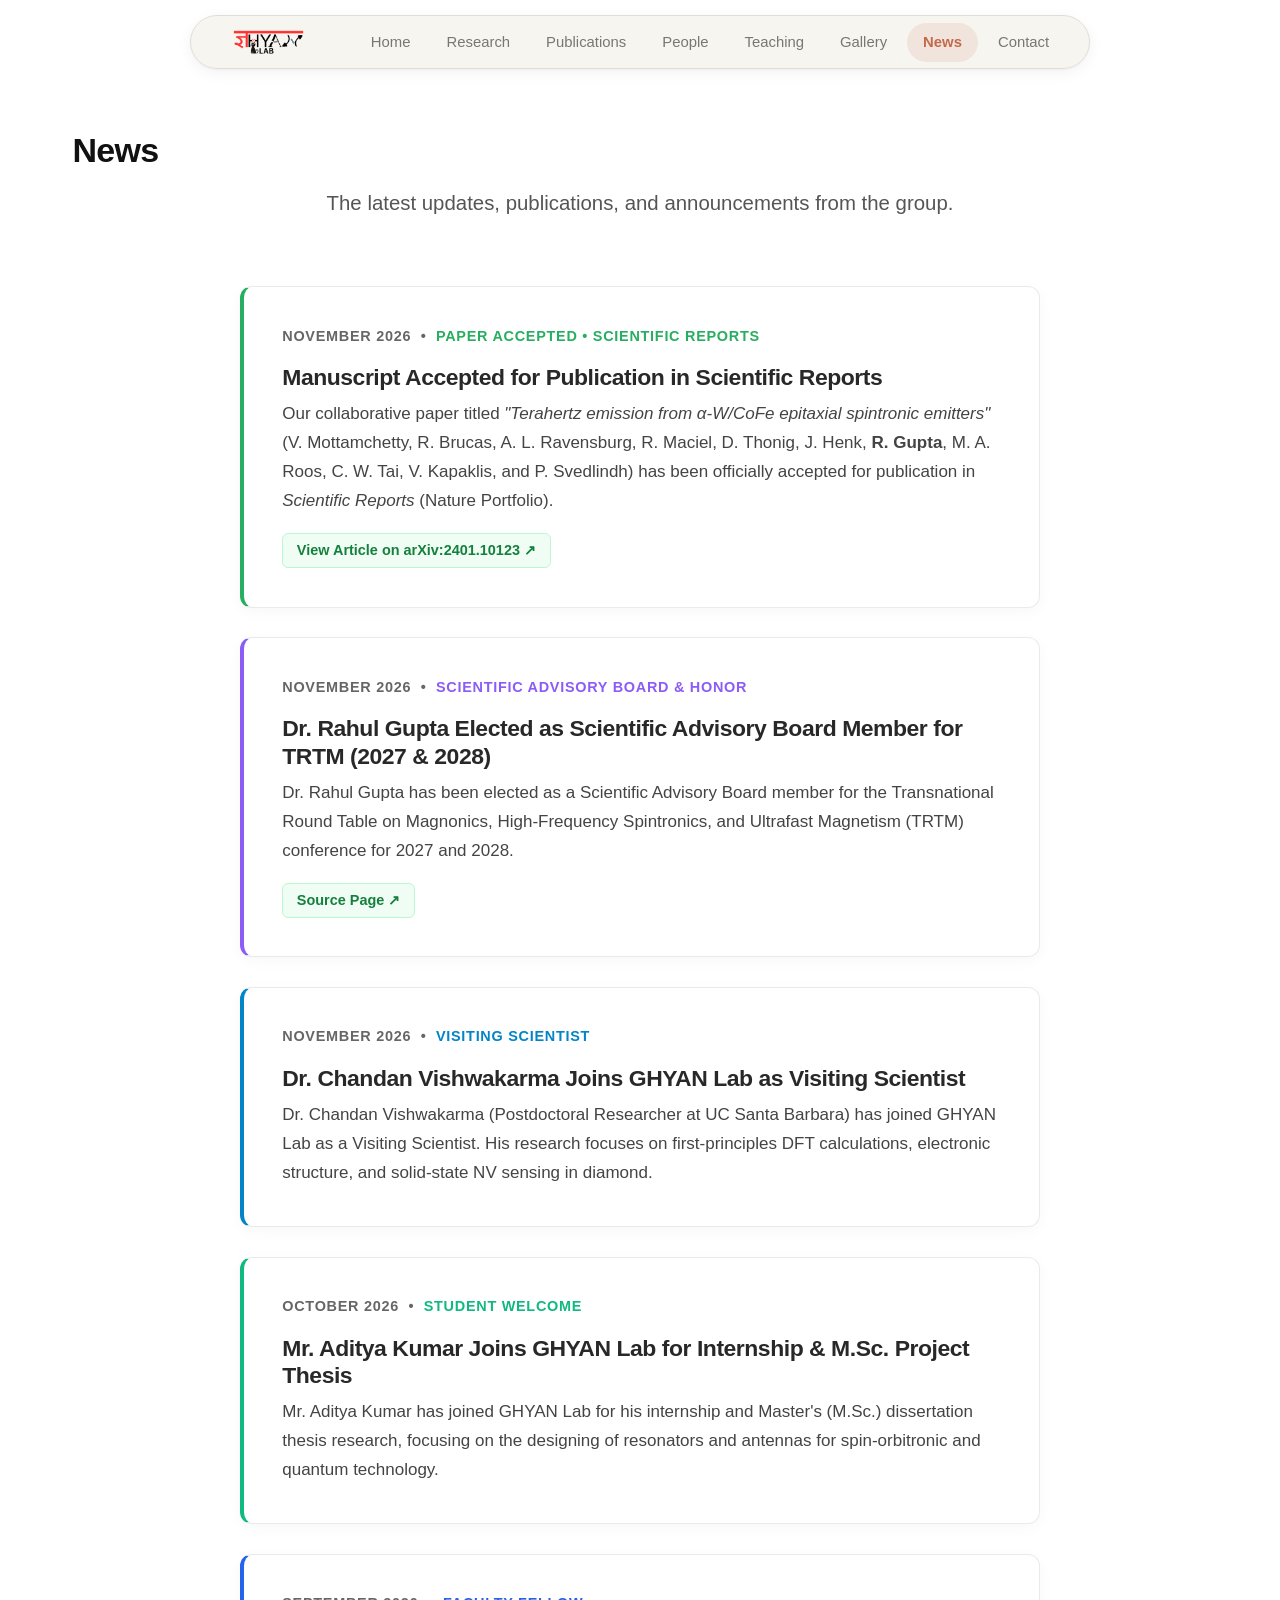
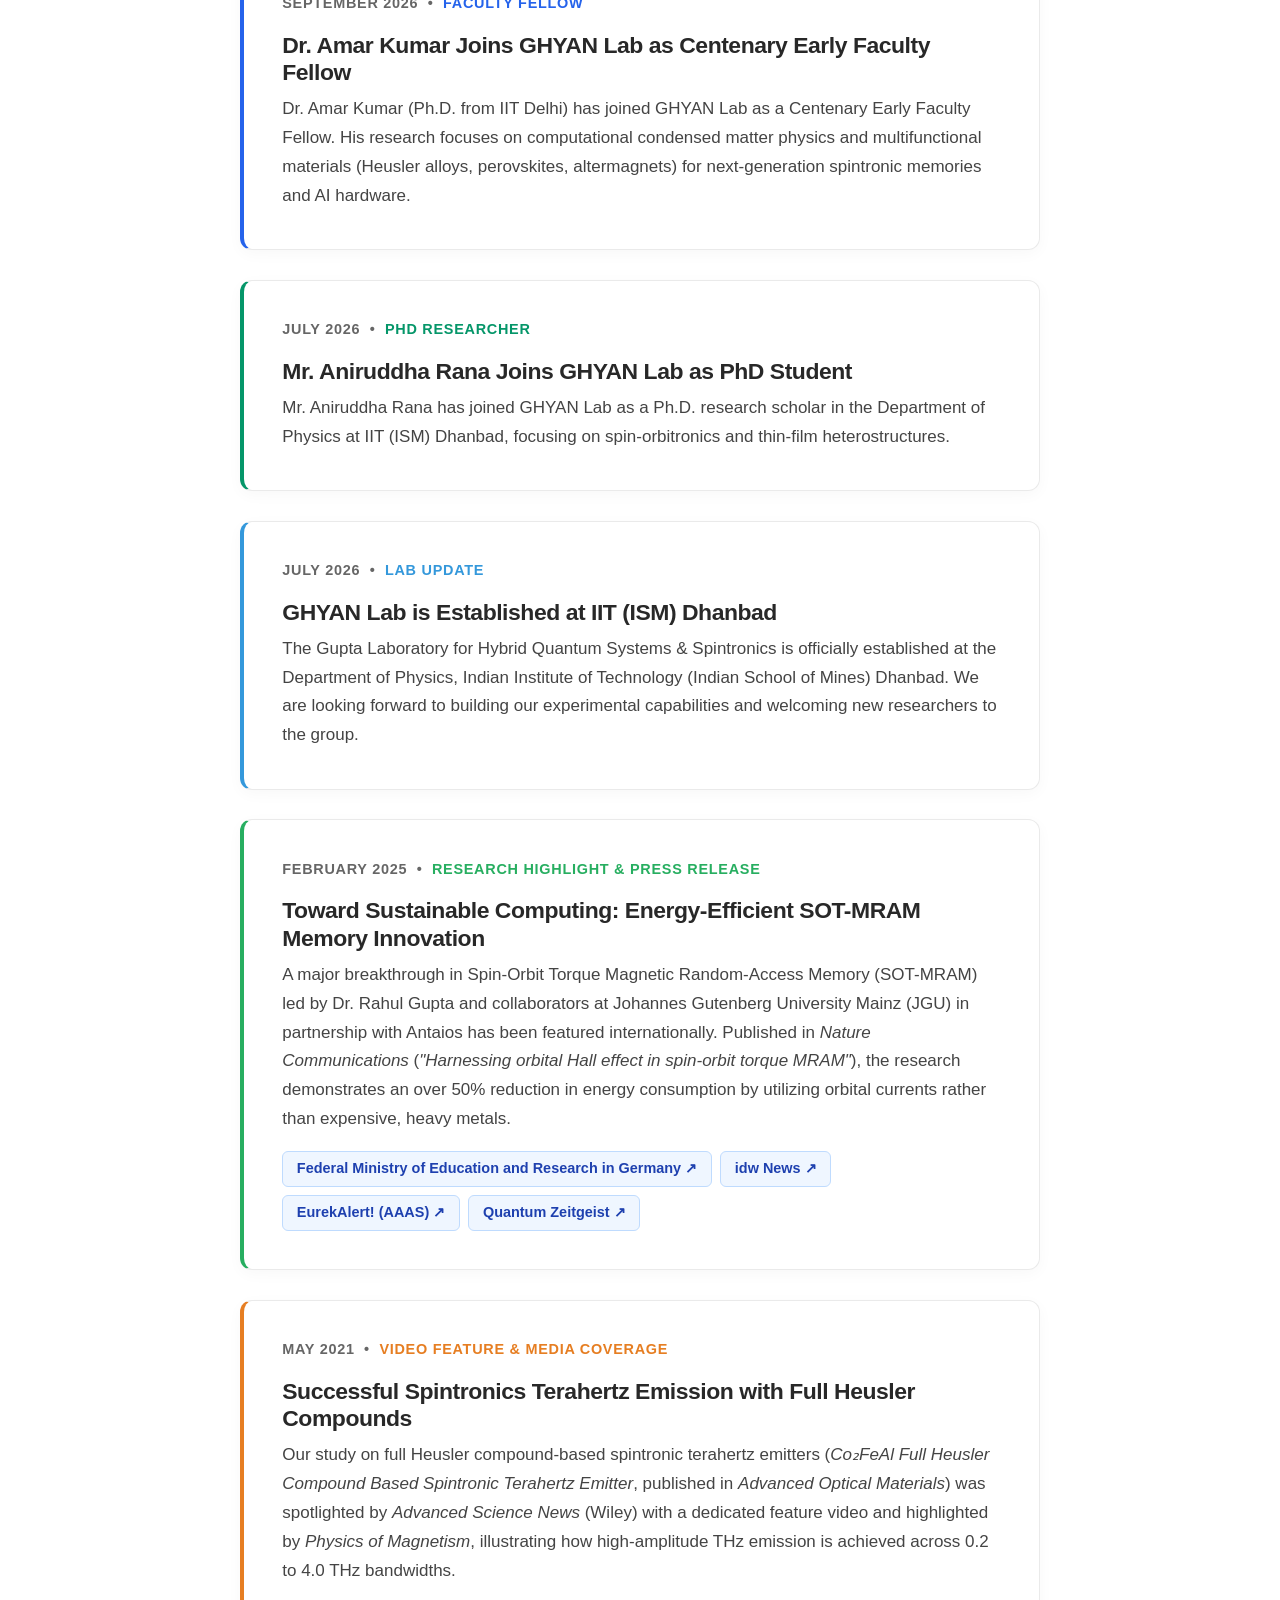
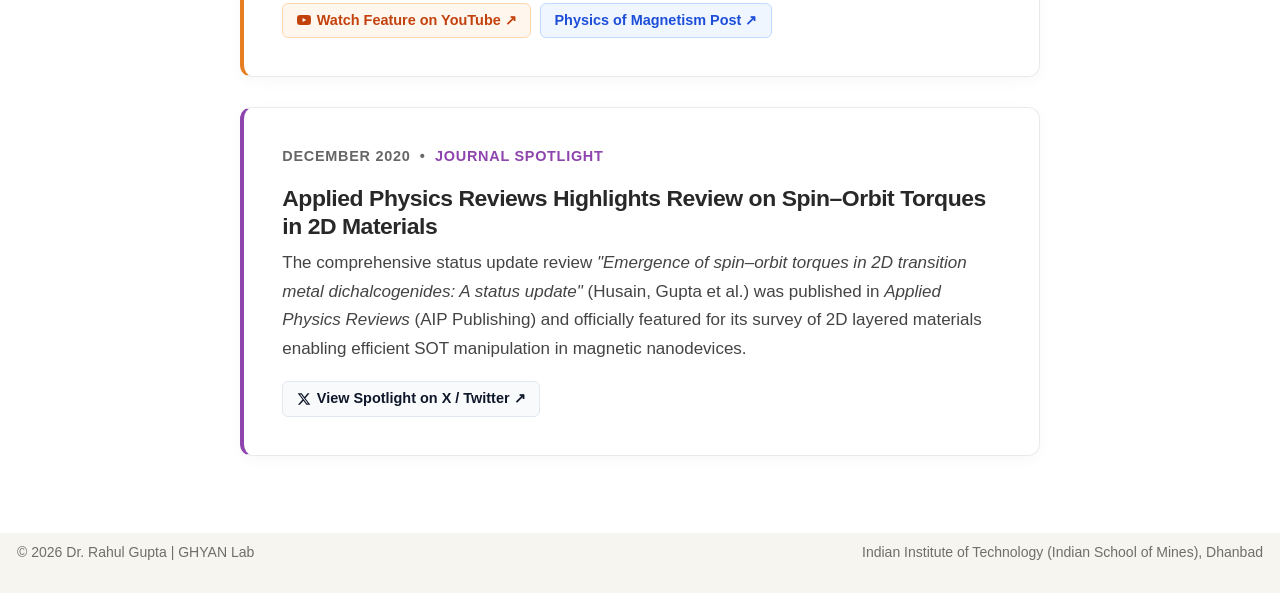
<file: docs/news.html>
<!DOCTYPE html>
<html xmlns="http://www.w3.org/1999/xhtml" lang="en" xml:lang="en"><head>

<meta charset="utf-8">
<meta name="generator" content="quarto-1.10.19">

<meta name="viewport" content="width=device-width, initial-scale=1.0, user-scalable=yes">


<title>News – GHYAN</title>
<style>
/* Default styles provided by pandoc.
** See https://pandoc.org/MANUAL.html#variables-for-html for config info.
*/
span.smallcaps{font-variant: small-caps;}
div.columns{display: flex; gap: 1.5em;}
div.column{flex: auto;}
@media screen {
div.columns{gap: min(4vw, 1.5em);}
div.column{overflow-x: auto;}
}
div.hanging-indent{margin-left: 1.5em; text-indent: -1.5em;}
ul.task-list{list-style: none;}
ul.task-list li input[type="checkbox"] {
  width: 0.8em;
  margin: 0 0.8em 0.2em -1em; /* quarto-specific, see https://github.com/quarto-dev/quarto-cli/issues/4556 */ 
  vertical-align: middle;
}
</style>


<script src="site_libs/quarto-nav/quarto-nav.js"></script>
<script src="site_libs/quarto-nav/headroom.min.js"></script>
<script src="site_libs/clipboard/clipboard.min.js"></script>
<script src="site_libs/quarto-search/autocomplete.umd.js"></script>
<script src="site_libs/quarto-search/fuse.min.js"></script>
<script src="site_libs/quarto-search/quarto-search.js"></script>
<meta name="quarto:offset" content="./">
<link href="./images/Favicon_Dark.png" rel="icon" type="image/png">
<script src="site_libs/quarto-html/quarto.js" type="module"></script>
<script src="site_libs/quarto-html/tabsets/tabsets.js" type="module"></script>
<script src="site_libs/quarto-html/popper.min.js"></script>
<script src="site_libs/quarto-html/tippy.umd.min.js"></script>
<script src="site_libs/quarto-html/anchor.min.js"></script>
<link href="site_libs/quarto-html/tippy.css" rel="stylesheet">
<link href="site_libs/quarto-html/quarto-syntax-highlighting-bf27225e3a48a9273f3daa8f8e829971.css" rel="stylesheet" id="quarto-text-highlighting-styles">
<script src="site_libs/bootstrap/bootstrap.min.js"></script>
<link href="site_libs/bootstrap/bootstrap-icons.css" rel="stylesheet">
<link href="site_libs/bootstrap/bootstrap-09ae34166259c9c5181498a9d4bf5214.min.css" rel="stylesheet" append-hash="true" id="quarto-bootstrap" data-mode="light">
<script id="quarto-search-options" type="application/json">{
  "location": "navbar",
  "copy-button": false,
  "collapse-after": 3,
  "panel-placement": "end",
  "type": "overlay",
  "limit": 50,
  "keyboard-shortcut": [
    "f",
    "/",
    "s"
  ],
  "show-item-context": false,
  "language": {
    "search-no-results-text": "No results",
    "search-matching-documents-text": "matching documents",
    "search-copy-link-title": "Copy link to search",
    "search-hide-matches-text": "Hide additional matches",
    "search-more-match-text": "more match in this document",
    "search-more-matches-text": "more matches in this document",
    "search-clear-button-title": "Clear",
    "search-text-placeholder": "",
    "search-detached-cancel-button-title": "Cancel",
    "search-submit-button-title": "Submit",
    "search-label": "Search"
  }
}</script>


<link rel="stylesheet" href="styles.css">
</head>

<body class="nav-fixed quarto-light">

<div id="quarto-search-results"></div>
  <header id="quarto-header" class="headroom fixed-top">
    <nav class="navbar navbar-expand-lg " data-bs-theme="dark">
      <div class="navbar-container container-fluid">
      <div class="navbar-brand-container mx-auto">
    <a href="./index.html" class="navbar-brand navbar-brand-logo">
    <img src="./images/Main Logo.png" alt="" class="navbar-logo light-content">
    <img src="./images/Main Logo.png" alt="" class="navbar-logo dark-content">
    </a>
  </div>
          <button class="navbar-toggler" type="button" data-bs-toggle="collapse" data-bs-target="#navbarCollapse" aria-controls="navbarCollapse" role="menu" aria-expanded="false" aria-label="Toggle navigation" onclick="if (window.quartoToggleHeadroom) { window.quartoToggleHeadroom(); }">
  <span class="navbar-toggler-icon"></span>
</button>
          <div class="collapse navbar-collapse" id="navbarCollapse">
            <ul class="navbar-nav navbar-nav-scroll ms-auto">
  <li class="nav-item">
    <a class="nav-link" href="./index.html"> 
<span class="menu-text">Home</span></a>
  </li>  
  <li class="nav-item">
    <a class="nav-link" href="./research.html"> 
<span class="menu-text">Research</span></a>
  </li>  
  <li class="nav-item">
    <a class="nav-link" href="./publications.html"> 
<span class="menu-text">Publications</span></a>
  </li>  
  <li class="nav-item">
    <a class="nav-link" href="./people.html"> 
<span class="menu-text">People</span></a>
  </li>  
  <li class="nav-item">
    <a class="nav-link" href="./teaching.html"> 
<span class="menu-text">Teaching</span></a>
  </li>  
  <li class="nav-item">
    <a class="nav-link" href="./gallery.html"> 
<span class="menu-text">Gallery</span></a>
  </li>  
  <li class="nav-item">
    <a class="nav-link active" href="./news.html" aria-current="page"> 
<span class="menu-text">News</span></a>
  </li>  
  <li class="nav-item">
    <a class="nav-link" href="./contact.html"> 
<span class="menu-text">Contact</span></a>
  </li>  
</ul>
          </div> <!-- /navcollapse -->
            <div class="quarto-navbar-tools">
</div>
      </div> <!-- /container-fluid -->
    </nav>
</header>
<!-- content -->
<div id="quarto-content" class="quarto-container page-columns page-rows-contents page-layout-full page-navbar">
<!-- sidebar -->
<!-- margin-sidebar -->
    
<!-- main -->
<main class="content column-page" id="quarto-document-content">

<header id="title-block-header" class="quarto-title-block default">
<div class="quarto-title">
<h1 class="title">News</h1>
</div>



<div class="quarto-title-meta column-page">

    
  
    
  </div>
  


</header>


<p style="text-align: center; font-size: 1.2rem; color: #555; margin-bottom: 4rem;">
The latest updates, publications, and announcements from the group.
</p>
<div style="max-width: 800px; margin: 0 auto; display: flex; flex-direction: column; gap: 1.75rem;">
  
  <!-- November 2026: Scientific Reports Acceptance -->
  <div style="background: #fff; padding: 2.25rem; border-radius: 12px; box-shadow: 0 4px 15px rgba(0,0,0,0.03); border: 1px solid #eaeaea; display: flex; flex-direction: column; gap: 1rem; border-left: 4px solid #27ae60;">
    <div style="color: #666; font-weight: 600; text-transform: uppercase; font-size: 0.85rem; letter-spacing: 0.05em;">
      November 2026 &nbsp;•&nbsp; <span style="color: #27ae60;">Paper Accepted • Scientific Reports</span>
    </div>
    <div>
      <h3 style="margin: 0 0 0.5rem 0; font-size: 1.35rem; color: #111;" class="anchored">Manuscript Accepted for Publication in Scientific Reports</h3>
      <p style="color: #444; margin: 0 0 1rem 0; line-height: 1.7;">
        Our collaborative paper titled <em>"Terahertz emission from α-W/CoFe epitaxial spintronic emitters"</em> (V. Mottamchetty, R. Brucas, A. L. Ravensburg, R. Maciel, D. Thonig, J. Henk, <strong>R. Gupta</strong>, M. A. Roos, C. W. Tai, V. Kapaklis, and P. Svedlindh) has been officially accepted for publication in <em>Scientific Reports</em> (Nature Portfolio).
      </p>
      <div style="display: flex; flex-wrap: wrap; gap: 0.5rem;">
        <a href="https://arxiv.org/abs/2401.10123" target="_blank" rel="noopener noreferrer" style="display: inline-flex; align-items: center; gap: 0.35rem; font-size: 0.85rem; font-weight: 600; color: #15803d; background: #f0fdf4; border: 1px solid #bbf7d0; padding: 0.35rem 0.8rem; border-radius: 6px; text-decoration: none;">
          View Article on arXiv:2401.10123 ↗
        </a>
      </div>
    </div>
  </div>

  <!-- November 2026: TRTM Advisory Board -->
  <div style="background: #fff; padding: 2.25rem; border-radius: 12px; box-shadow: 0 4px 15px rgba(0,0,0,0.03); border: 1px solid #eaeaea; display: flex; flex-direction: column; gap: 1rem; border-left: 4px solid #8b5cf6;">
    <div style="color: #666; font-weight: 600; text-transform: uppercase; font-size: 0.85rem; letter-spacing: 0.05em;">
      November 2026 &nbsp;•&nbsp; <span style="color: #8b5cf6;">Scientific Advisory Board &amp; Honor</span>
    </div>
    <div>
      <h3 style="margin: 0 0 0.5rem 0; font-size: 1.35rem; color: #111;" class="anchored">Dr. Rahul Gupta Elected as Scientific Advisory Board Member for TRTM (2027 &amp; 2028)</h3>
      <p style="color: #444; margin: 0; line-height: 1.7;">
        Dr. Rahul Gupta has been elected as a Scientific Advisory Board member for the Transnational Round Table on Magnonics, High-Frequency Spintronics, and Ultrafast Magnetism (TRTM) conference for 2027 and 2028.
      </p>
        <div style="margin-top: 1rem;">
    <a href="https://trtm2027.sciencesconf.org/resource/page/id/2" target="_blank" rel="noopener noreferrer" style="display: inline-flex; align-items: center; gap: 0.35rem; font-size: 0.85rem; font-weight: 600; color: #15803d; background: #f0fdf4; border: 1px solid #bbf7d0; padding: 0.35rem 0.8rem; border-radius: 6px; text-decoration: none;">
      Source Page ↗
    </a>
  </div>
    </div>
  </div>

  <!-- November 2026: Dr. Chandan Vishwakarma -->
  <div style="background: #fff; padding: 2.25rem; border-radius: 12px; box-shadow: 0 4px 15px rgba(0,0,0,0.03); border: 1px solid #eaeaea; display: flex; flex-direction: column; gap: 1rem; border-left: 4px solid #0284c7;">
    <div style="color: #666; font-weight: 600; text-transform: uppercase; font-size: 0.85rem; letter-spacing: 0.05em;">
      November 2026 &nbsp;•&nbsp; <span style="color: #0284c7;">Visiting Scientist</span>
    </div>
    <div>
      <h3 style="margin: 0 0 0.5rem 0; font-size: 1.35rem; color: #111;" class="anchored">Dr. Chandan Vishwakarma Joins GHYAN Lab as Visiting Scientist</h3>
      <p style="color: #444; margin: 0; line-height: 1.7;">
        Dr. Chandan Vishwakarma (Postdoctoral Researcher at UC Santa Barbara) has joined GHYAN Lab as a Visiting Scientist. His research focuses on first-principles DFT calculations, electronic structure, and solid-state NV sensing in diamond.
      </p>
    </div>
  </div>

  <!-- October 2026: Mr. Aditya Kumar -->
  <div style="background: #fff; padding: 2.25rem; border-radius: 12px; box-shadow: 0 4px 15px rgba(0,0,0,0.03); border: 1px solid #eaeaea; display: flex; flex-direction: column; gap: 1rem; border-left: 4px solid #10b981;">
    <div style="color: #666; font-weight: 600; text-transform: uppercase; font-size: 0.85rem; letter-spacing: 0.05em;">
      October 2026 &nbsp;•&nbsp; <span style="color: #10b981;">Student Welcome</span>
    </div>
    <div>
      <h3 style="margin: 0 0 0.5rem 0; font-size: 1.35rem; color: #111;" class="anchored">Mr. Aditya Kumar Joins GHYAN Lab for Internship &amp; M.Sc. Project Thesis</h3>
      <p style="color: #444; margin: 0; line-height: 1.7;">
        Mr. Aditya Kumar has joined GHYAN Lab for his internship and Master's (M.Sc.) dissertation thesis research, focusing on the designing of resonators and antennas for spin-orbitronic and quantum technology.
      </p>
    </div>
  </div>

  <!-- September 2026: Dr. Amar Kumar -->
  <div style="background: #fff; padding: 2.25rem; border-radius: 12px; box-shadow: 0 4px 15px rgba(0,0,0,0.03); border: 1px solid #eaeaea; display: flex; flex-direction: column; gap: 1rem; border-left: 4px solid #2563eb;">
    <div style="color: #666; font-weight: 600; text-transform: uppercase; font-size: 0.85rem; letter-spacing: 0.05em;">
      September 2026 &nbsp;•&nbsp; <span style="color: #2563eb;">Faculty Fellow</span>
    </div>
    <div>
      <h3 style="margin: 0 0 0.5rem 0; font-size: 1.35rem; color: #111;" class="anchored">Dr. Amar Kumar Joins GHYAN Lab as Centenary Early Faculty Fellow</h3>
      <p style="color: #444; margin: 0; line-height: 1.7;">
        Dr. Amar Kumar (Ph.D. from IIT Delhi) has joined GHYAN Lab as a Centenary Early Faculty Fellow. His research focuses on computational condensed matter physics and multifunctional materials (Heusler alloys, perovskites, altermagnets) for next-generation spintronic memories and AI hardware.
      </p>
    </div>
  </div>

  <!-- July 2026: Mr. Aniruddha Rana -->
  <div style="background: #fff; padding: 2.25rem; border-radius: 12px; box-shadow: 0 4px 15px rgba(0,0,0,0.03); border: 1px solid #eaeaea; display: flex; flex-direction: column; gap: 1rem; border-left: 4px solid #059669;">
    <div style="color: #666; font-weight: 600; text-transform: uppercase; font-size: 0.85rem; letter-spacing: 0.05em;">
      July 2026 &nbsp;•&nbsp; <span style="color: #059669;">PhD Researcher</span>
    </div>
    <div>
      <h3 style="margin: 0 0 0.5rem 0; font-size: 1.35rem; color: #111;" class="anchored">Mr. Aniruddha Rana Joins GHYAN Lab as PhD Student</h3>
      <p style="color: #444; margin: 0; line-height: 1.7;">
        Mr. Aniruddha Rana has joined GHYAN Lab as a Ph.D. research scholar in the Department of Physics at IIT (ISM) Dhanbad, focusing on spin-orbitronics and thin-film heterostructures.
      </p>
    </div>
  </div>

  <!-- July 2026 -->
  <div style="background: #fff; padding: 2.25rem; border-radius: 12px; box-shadow: 0 4px 15px rgba(0,0,0,0.03); border: 1px solid #eaeaea; display: flex; flex-direction: column; gap: 1rem; border-left: 4px solid #3498db;">
    <div style="color: #666; font-weight: 600; text-transform: uppercase; font-size: 0.85rem; letter-spacing: 0.05em;">
      July 2026 &nbsp;•&nbsp; <span style="color: #3498db;">Lab Update</span>
    </div>
    <div>
      <h3 style="margin: 0 0 0.5rem 0; font-size: 1.35rem; color: #111;" class="anchored">GHYAN Lab is Established at IIT (ISM) Dhanbad</h3>
      <p style="color: #444; margin: 0; line-height: 1.7;">
        The Gupta Laboratory for Hybrid Quantum Systems &amp; Spintronics is officially established at the Department of Physics, Indian Institute of Technology (Indian School of Mines) Dhanbad. We are looking forward to building our experimental capabilities and welcoming new researchers to the group.
      </p>
    </div>
  </div>

  <!-- February 2025 -->
  <div style="background: #fff; padding: 2.25rem; border-radius: 12px; box-shadow: 0 4px 15px rgba(0,0,0,0.03); border: 1px solid #eaeaea; display: flex; flex-direction: column; gap: 1rem; border-left: 4px solid #27ae60;">
    <div style="color: #666; font-weight: 600; text-transform: uppercase; font-size: 0.85rem; letter-spacing: 0.05em;">
      February 2025 &nbsp;•&nbsp; <span style="color: #27ae60;">Research Highlight &amp; Press Release</span>
    </div>
    <div>
      <h3 style="margin: 0 0 0.5rem 0; font-size: 1.35rem; color: #111;" class="anchored">Toward Sustainable Computing: Energy-Efficient SOT-MRAM Memory Innovation</h3>
      <p style="color: #444; margin: 0 0 1rem 0; line-height: 1.7;">
        A major breakthrough in Spin-Orbit Torque Magnetic Random-Access Memory (SOT-MRAM) led by Dr. Rahul Gupta and collaborators at Johannes Gutenberg University Mainz (JGU) in partnership with Antaios has been featured internationally. Published in <em>Nature Communications</em> (<em>"Harnessing orbital Hall effect in spin-orbit torque MRAM"</em>), the research demonstrates an over 50% reduction in energy consumption by utilizing orbital currents rather than expensive, heavy metals.
      </p>
      <div style="display: flex; flex-wrap: wrap; gap: 0.5rem;">
        <a href="https://www.research-in-germany.org/idw-news/en_US/2025/2/2025-02-06_Toward_sustainable_computing__Energy-efficient_memory_innovation.html" target="_blank" rel="noopener noreferrer" style="display: inline-flex; align-items: center; gap: 0.35rem; font-size: 0.85rem; font-weight: 600; color: #1e40af; background: #eff6ff; border: 1px solid #bfdbfe; padding: 0.35rem 0.8rem; border-radius: 6px; text-decoration: none;">
          Federal Ministry of Education and Research in Germany ↗
        </a>
        <a href="https://idw-online.de/en/news847130" target="_blank" rel="noopener noreferrer" style="display: inline-flex; align-items: center; gap: 0.35rem; font-size: 0.85rem; font-weight: 600; color: #1e40af; background: #eff6ff; border: 1px solid #bfdbfe; padding: 0.35rem 0.8rem; border-radius: 6px; text-decoration: none;">
          idw News ↗
        </a>
        <a href="https://www.eurekalert.org/news-releases/1072875" target="_blank" rel="noopener noreferrer" style="display: inline-flex; align-items: center; gap: 0.35rem; font-size: 0.85rem; font-weight: 600; color: #1e40af; background: #eff6ff; border: 1px solid #bfdbfe; padding: 0.35rem 0.8rem; border-radius: 6px; text-decoration: none;">
          EurekAlert! (AAAS) ↗
        </a>
        <a href="https://quantumzeitgeist.com/sot-mram-memory-innovation-boosts-energy-efficiency/" target="_blank" rel="noopener noreferrer" style="display: inline-flex; align-items: center; gap: 0.35rem; font-size: 0.85rem; font-weight: 600; color: #1e40af; background: #eff6ff; border: 1px solid #bfdbfe; padding: 0.35rem 0.8rem; border-radius: 6px; text-decoration: none;">
          Quantum Zeitgeist ↗
        </a>
      </div>
    </div>
  </div>

  <!-- May 2021 -->
  <div style="background: #fff; padding: 2.25rem; border-radius: 12px; box-shadow: 0 4px 15px rgba(0,0,0,0.03); border: 1px solid #eaeaea; display: flex; flex-direction: column; gap: 1rem; border-left: 4px solid #e67e22;">
    <div style="color: #666; font-weight: 600; text-transform: uppercase; font-size: 0.85rem; letter-spacing: 0.05em;">
      May 2021 &nbsp;•&nbsp; <span style="color: #e67e22;">Video Feature &amp; Media Coverage</span>
    </div>
    <div>
      <h3 style="margin: 0 0 0.5rem 0; font-size: 1.35rem; color: #111;" class="anchored">Successful Spintronics Terahertz Emission with Full Heusler Compounds</h3>
      <p style="color: #444; margin: 0 0 1rem 0; line-height: 1.7;">
        Our study on full Heusler compound-based spintronic terahertz emitters (<em>Co₂FeAl Full Heusler Compound Based Spintronic Terahertz Emitter</em>, published in <em>Advanced Optical Materials</em>) was spotlighted by <em>Advanced Science News</em> (Wiley) with a dedicated feature video and highlighted by <em>Physics of Magnetism</em>, illustrating how high-amplitude THz emission is achieved across 0.2 to 4.0 THz bandwidths.
      </p>
      <div style="display: flex; flex-wrap: wrap; gap: 0.5rem;">
        <a href="https://youtu.be/pcZ6aS9B9_4?si=SzKJ8KifWR3-eE31" target="_blank" rel="noopener noreferrer" style="display: inline-flex; align-items: center; gap: 0.35rem; font-size: 0.85rem; font-weight: 600; color: #c2410c; background: #fff7ed; border: 1px solid #fed7aa; padding: 0.35rem 0.8rem; border-radius: 6px; text-decoration: none;">
          <svg width="14" height="14" viewbox="0 0 24 24" fill="currentColor"><path d="M23.498 6.186a3.016 3.016 0 0 0-2.122-2.136C19.505 3.545 12 3.545 12 3.545s-7.505 0-9.377.505A3.017 3.017 0 0 0 .502 6.186C0 8.07 0 12 0 12s0 3.93.502 5.814a3.016 3.016 0 0 0 2.122 2.136c1.871.505 9.376.505 9.376.505s7.505 0 9.377-.505a3.015 3.015 0 0 0 2.122-2.136C24 15.93 24 12 24 12s0-3.93-.502-5.814zM9.545 15.568V8.432L15.818 12l-6.273 3.568z"></path></svg>
          Watch Feature on YouTube ↗
        </a>
        <a href="https://www.facebook.com/share/p/1EvWzEQu7w/" target="_blank" rel="noopener noreferrer" style="display: inline-flex; align-items: center; gap: 0.35rem; font-size: 0.85rem; font-weight: 600; color: #1d4ed8; background: #eff6ff; border: 1px solid #bfdbfe; padding: 0.35rem 0.8rem; border-radius: 6px; text-decoration: none;">
          Physics of Magnetism Post ↗
        </a>
      </div>
    </div>
  </div>

  <!-- December 2020 -->
  <div style="background: #fff; padding: 2.25rem; border-radius: 12px; box-shadow: 0 4px 15px rgba(0,0,0,0.03); border: 1px solid #eaeaea; display: flex; flex-direction: column; gap: 1rem; border-left: 4px solid #8e44ad;">
    <div style="color: #666; font-weight: 600; text-transform: uppercase; font-size: 0.85rem; letter-spacing: 0.05em;">
      December 2020 &nbsp;•&nbsp; <span style="color: #8e44ad;">Journal Spotlight</span>
    </div>
    <div>
      <h3 style="margin: 0 0 0.5rem 0; font-size: 1.35rem; color: #111;" class="anchored">Applied Physics Reviews Highlights Review on Spin–Orbit Torques in 2D Materials</h3>
      <p style="color: #444; margin: 0 0 1rem 0; line-height: 1.7;">
        The comprehensive status update review <em>"Emergence of spin–orbit torques in 2D transition metal dichalcogenides: A status update"</em> (Husain, Gupta et al.) was published in <em>Applied Physics Reviews</em> (AIP Publishing) and officially featured for its survey of 2D layered materials enabling efficient SOT manipulation in magnetic nanodevices.
      </p>
      <div style="display: flex; flex-wrap: wrap; gap: 0.5rem;">
        <a href="https://twitter.com/AppliedPhysRev/status/1339947235765792768?s=20" target="_blank" rel="noopener noreferrer" style="display: inline-flex; align-items: center; gap: 0.35rem; font-size: 0.85rem; font-weight: 600; color: #0f172a; background: #f8fafc; border: 1px solid #e2e8f0; padding: 0.35rem 0.8rem; border-radius: 6px; text-decoration: none;">
          <svg width="14" height="14" viewbox="0 0 24 24" fill="currentColor"><path d="M18.244 2.25h3.308l-7.227 8.26 8.502 11.24H16.17l-5.214-6.817L4.99 21.75H1.68l7.73-8.835L1.254 2.25H8.08l4.713 6.231zm-1.161 17.52h1.833L7.084 4.126H5.117z"></path></svg>
          View Spotlight on X / Twitter ↗
        </a>
      </div>
    </div>
  </div>

</div>



</main> <!-- /main -->
<script id="quarto-html-after-body" type="application/javascript">
  window.document.addEventListener("DOMContentLoaded", function (event) {
    const icon = "";
    const anchorJS = new window.AnchorJS();
    anchorJS.options = {
      placement: 'right',
      icon: icon
    };
    anchorJS.add('.anchored');
    const isCodeAnnotation = (el) => {
      for (const clz of el.classList) {
        if (clz.startsWith('code-annotation-')) {                     
          return true;
        }
      }
      return false;
    }
    const onCopySuccess = function(e) {
      // button target
      const button = e.trigger;
      // don't keep focus
      button.blur();
      // flash "checked"
      button.classList.add('code-copy-button-checked');
      var currentTitle = button.getAttribute("title");
      button.setAttribute("title", "Copied!");
      let tooltip;
      if (window.bootstrap) {
        button.setAttribute("data-bs-toggle", "tooltip");
        button.setAttribute("data-bs-placement", "left");
        button.setAttribute("data-bs-title", "Copied!");
        tooltip = new bootstrap.Tooltip(button, 
          { trigger: "manual", 
            customClass: "code-copy-button-tooltip",
            offset: [0, -8]});
        tooltip.show();    
      }
      setTimeout(function() {
        if (tooltip) {
          tooltip.hide();
          button.removeAttribute("data-bs-title");
          button.removeAttribute("data-bs-toggle");
          button.removeAttribute("data-bs-placement");
        }
        button.setAttribute("title", currentTitle);
        button.classList.remove('code-copy-button-checked');
      }, 1000);
      // clear code selection
      e.clearSelection();
    }
    const getTextToCopy = function(trigger) {
      const outerScaffold = trigger.parentElement.cloneNode(true);
      const codeEl = outerScaffold.querySelector('code');
      for (const childEl of codeEl.children) {
        if (isCodeAnnotation(childEl)) {
          childEl.remove();
        }
      }
      return codeEl.innerText;
    }
    const clipboard = new window.ClipboardJS('.code-copy-button:not([data-in-quarto-modal])', {
      text: getTextToCopy
    });
    clipboard.on('success', onCopySuccess);
    if (window.document.getElementById('quarto-embedded-source-code-modal')) {
      const clipboardModal = new window.ClipboardJS('.code-copy-button[data-in-quarto-modal]', {
        text: getTextToCopy,
        container: window.document.getElementById('quarto-embedded-source-code-modal')
      });
      clipboardModal.on('success', onCopySuccess);
    }
      var localhostRegex = new RegExp(/^(?:http|https):\/\/localhost\:?[0-9]*\//);
      var mailtoRegex = new RegExp(/^mailto:/);
        var filterRegex = new RegExp('/' + window.location.host + '/');
      var isInternal = (href) => {
          return filterRegex.test(href) || localhostRegex.test(href) || mailtoRegex.test(href);
      }
      // Inspect non-navigation links and adorn them if external
     var links = window.document.querySelectorAll('a[href]:not(.nav-link):not(.navbar-brand):not(.toc-action):not(.sidebar-link):not(.sidebar-item-toggle):not(.pagination-link):not(.no-external):not([aria-hidden]):not(.dropdown-item):not(.quarto-navigation-tool):not(.about-link)');
      for (var i=0; i<links.length; i++) {
        const link = links[i];
        if (!isInternal(link.href)) {
          // undo the damage that might have been done by quarto-nav.js in the case of
          // links that we want to consider external
          if (link.dataset.originalHref !== undefined) {
            link.href = link.dataset.originalHref;
          }
        }
      }
    function tippyHover(el, contentFn, onTriggerFn, onUntriggerFn) {
      const config = {
        allowHTML: true,
        maxWidth: 500,
        delay: 100,
        arrow: false,
        appendTo: function(el) {
            return el.parentElement;
        },
        interactive: true,
        interactiveBorder: 10,
        theme: 'quarto',
        placement: 'bottom-start',
      };
      if (contentFn) {
        config.content = contentFn;
      }
      if (onTriggerFn) {
        config.onTrigger = onTriggerFn;
      }
      if (onUntriggerFn) {
        config.onUntrigger = onUntriggerFn;
      }
      window.tippy(el, config); 
    }
    const noterefs = window.document.querySelectorAll('a[role="doc-noteref"]');
    for (var i=0; i<noterefs.length; i++) {
      const ref = noterefs[i];
      tippyHover(ref, function() {
        // use id or data attribute instead here
        let href = ref.getAttribute('data-footnote-href') || ref.getAttribute('href');
        try { href = new URL(href).hash; } catch {}
        const id = href.replace(/^#\/?/, "");
        const note = window.document.getElementById(id);
        if (note) {
          return note.innerHTML;
        } else {
          return "";
        }
      });
    }
    const xrefs = window.document.querySelectorAll('a.quarto-xref');
    const processXRef = (id, note) => {
      // Strip column container classes
      const stripColumnClz = (el) => {
        el.classList.remove("page-full", "page-columns");
        if (el.children) {
          for (const child of el.children) {
            stripColumnClz(child);
          }
        }
      }
      stripColumnClz(note)
      if (id === null || id.startsWith('sec-')) {
        // Special case sections, only their first couple elements
        const container = document.createElement("div");
        if (note.children && note.children.length > 2) {
          container.appendChild(note.children[0].cloneNode(true));
          for (let i = 1; i < note.children.length; i++) {
            const child = note.children[i];
            if (child.tagName === "P" && child.innerText === "") {
              continue;
            } else {
              container.appendChild(child.cloneNode(true));
              break;
            }
          }
          if (window.Quarto?.typesetMath) {
            window.Quarto.typesetMath(container);
          }
          return container.innerHTML
        } else {
          if (window.Quarto?.typesetMath) {
            window.Quarto.typesetMath(note);
          }
          return note.innerHTML;
        }
      } else {
        // Remove any anchor links if they are present
        const anchorLink = note.querySelector('a.anchorjs-link');
        if (anchorLink) {
          anchorLink.remove();
        }
        if (window.Quarto?.typesetMath) {
          window.Quarto.typesetMath(note);
        }
        if (note.classList.contains("callout")) {
          return note.outerHTML;
        } else {
          return note.innerHTML;
        }
      }
    }
    for (var i=0; i<xrefs.length; i++) {
      const xref = xrefs[i];
      tippyHover(xref, undefined, function(instance) {
        instance.disable();
        let url = xref.getAttribute('href');
        let hash = undefined; 
        if (url.startsWith('#')) {
          hash = url;
        } else {
          try { hash = new URL(url).hash; } catch {}
        }
        if (hash) {
          const id = hash.replace(/^#\/?/, "");
          const note = window.document.getElementById(id);
          if (note !== null) {
            try {
              const html = processXRef(id, note.cloneNode(true));
              instance.setContent(html);
            } finally {
              instance.enable();
              instance.show();
            }
          } else {
            // See if we can fetch this
            fetch(url.split('#')[0])
            .then(res => res.text())
            .then(html => {
              const parser = new DOMParser();
              const htmlDoc = parser.parseFromString(html, "text/html");
              const note = htmlDoc.getElementById(id);
              if (note !== null) {
                const html = processXRef(id, note);
                instance.setContent(html);
              } 
            }).finally(() => {
              instance.enable();
              instance.show();
            });
          }
        } else {
          // See if we can fetch a full url (with no hash to target)
          // This is a special case and we should probably do some content thinning / targeting
          fetch(url)
          .then(res => res.text())
          .then(html => {
            const parser = new DOMParser();
            const htmlDoc = parser.parseFromString(html, "text/html");
            const note = htmlDoc.querySelector('main.content');
            if (note !== null) {
              // This should only happen for chapter cross references
              // (since there is no id in the URL)
              // remove the first header
              if (note.children.length > 0 && note.children[0].tagName === "HEADER") {
                note.children[0].remove();
              }
              const html = processXRef(null, note);
              instance.setContent(html);
            } 
          }).finally(() => {
            instance.enable();
            instance.show();
          });
        }
      }, function(instance) {
      });
    }
        let selectedAnnoteEl;
        const selectorForAnnotation = ( cell, annotation) => {
          let cellAttr = 'data-code-cell="' + cell + '"';
          let lineAttr = 'data-code-annotation="' +  annotation + '"';
          const selector = 'span[' + cellAttr + '][' + lineAttr + ']';
          return selector;
        }
        const selectCodeLines = (annoteEl) => {
          const doc = window.document;
          const targetCell = annoteEl.getAttribute("data-target-cell");
          const targetAnnotation = annoteEl.getAttribute("data-target-annotation");
          const annoteSpan = window.document.querySelector(selectorForAnnotation(targetCell, targetAnnotation));
          const lines = annoteSpan.getAttribute("data-code-lines").split(",");
          const lineIds = lines.map((line) => {
            return targetCell + "-" + line;
          })
          let top = null;
          let height = null;
          let parent = null;
          if (lineIds.length > 0) {
              //compute the position of the single el (top and bottom and make a div)
              const el = window.document.getElementById(lineIds[0]);
              top = el.offsetTop;
              height = el.offsetHeight;
              parent = el.parentElement.parentElement;
            if (lineIds.length > 1) {
              const lastEl = window.document.getElementById(lineIds[lineIds.length - 1]);
              const bottom = lastEl.offsetTop + lastEl.offsetHeight;
              height = bottom - top;
            }
            if (top !== null && height !== null && parent !== null) {
              // cook up a div (if necessary) and position it 
              let div = window.document.getElementById("code-annotation-line-highlight");
              if (div === null) {
                div = window.document.createElement("div");
                div.setAttribute("id", "code-annotation-line-highlight");
                div.style.position = 'absolute';
                parent.appendChild(div);
              }
              div.style.top = top - 2 + "px";
              div.style.height = height + 4 + "px";
              div.style.left = 0;
              let gutterDiv = window.document.getElementById("code-annotation-line-highlight-gutter");
              if (gutterDiv === null) {
                gutterDiv = window.document.createElement("div");
                gutterDiv.setAttribute("id", "code-annotation-line-highlight-gutter");
                gutterDiv.style.position = 'absolute';
                const codeCell = window.document.getElementById(targetCell);
                const gutter = codeCell.querySelector('.code-annotation-gutter');
                gutter.appendChild(gutterDiv);
              }
              gutterDiv.style.top = top - 2 + "px";
              gutterDiv.style.height = height + 4 + "px";
            }
            selectedAnnoteEl = annoteEl;
          }
        };
        const unselectCodeLines = () => {
          const elementsIds = ["code-annotation-line-highlight", "code-annotation-line-highlight-gutter"];
          elementsIds.forEach((elId) => {
            const div = window.document.getElementById(elId);
            if (div) {
              div.remove();
            }
          });
          selectedAnnoteEl = undefined;
        };
          // Handle positioning of the toggle
      window.addEventListener(
        "resize",
        throttle(() => {
          elRect = undefined;
          if (selectedAnnoteEl) {
            selectCodeLines(selectedAnnoteEl);
          }
        }, 10)
      );
      function throttle(fn, ms) {
      let throttle = false;
      let timer;
        return (...args) => {
          if(!throttle) { // first call gets through
              fn.apply(this, args);
              throttle = true;
          } else { // all the others get throttled
              if(timer) clearTimeout(timer); // cancel #2
              timer = setTimeout(() => {
                fn.apply(this, args);
                timer = throttle = false;
              }, ms);
          }
        };
      }
        // Attach click handler to the DT
        const annoteDls = window.document.querySelectorAll('dt[data-target-cell]');
        for (const annoteDlNode of annoteDls) {
          annoteDlNode.addEventListener('click', (event) => {
            const clickedEl = event.target;
            if (clickedEl !== selectedAnnoteEl) {
              unselectCodeLines();
              const activeEl = window.document.querySelector('dt[data-target-cell].code-annotation-active');
              if (activeEl) {
                activeEl.classList.remove('code-annotation-active');
              }
              selectCodeLines(clickedEl);
              clickedEl.classList.add('code-annotation-active');
            } else {
              // Unselect the line
              unselectCodeLines();
              clickedEl.classList.remove('code-annotation-active');
            }
          });
        }
    const findCites = (el) => {
      const parentEl = el.parentElement;
      if (parentEl) {
        const cites = parentEl.dataset.cites;
        if (cites) {
          return {
            el,
            cites: cites.split(' ')
          };
        } else {
          return findCites(el.parentElement)
        }
      } else {
        return undefined;
      }
    };
    var bibliorefs = window.document.querySelectorAll('a[role="doc-biblioref"]');
    for (var i=0; i<bibliorefs.length; i++) {
      const ref = bibliorefs[i];
      const citeInfo = findCites(ref);
      if (citeInfo) {
        tippyHover(citeInfo.el, function() {
          var popup = window.document.createElement('div');
          citeInfo.cites.forEach(function(cite) {
            var citeDiv = window.document.createElement('div');
            citeDiv.classList.add('hanging-indent');
            citeDiv.classList.add('csl-entry');
            var biblioDiv = window.document.getElementById('ref-' + cite);
            if (biblioDiv) {
              citeDiv.innerHTML = biblioDiv.innerHTML;
            }
            popup.appendChild(citeDiv);
          });
          return popup.innerHTML;
        });
      }
    }
  });
  </script>
</div> <!-- /content -->
<footer class="footer">
  <div class="nav-footer">
    <div class="nav-footer-left">
<p>© 2026 Dr.&nbsp;Rahul Gupta | GHYAN Lab</p>
</div>   
    <div class="nav-footer-center">
      &nbsp;
    </div>
    <div class="nav-footer-right">
<p>Indian Institute of Technology (Indian School of Mines), Dhanbad</p>
</div>
  </div>
</footer>




</body></html>
</file>
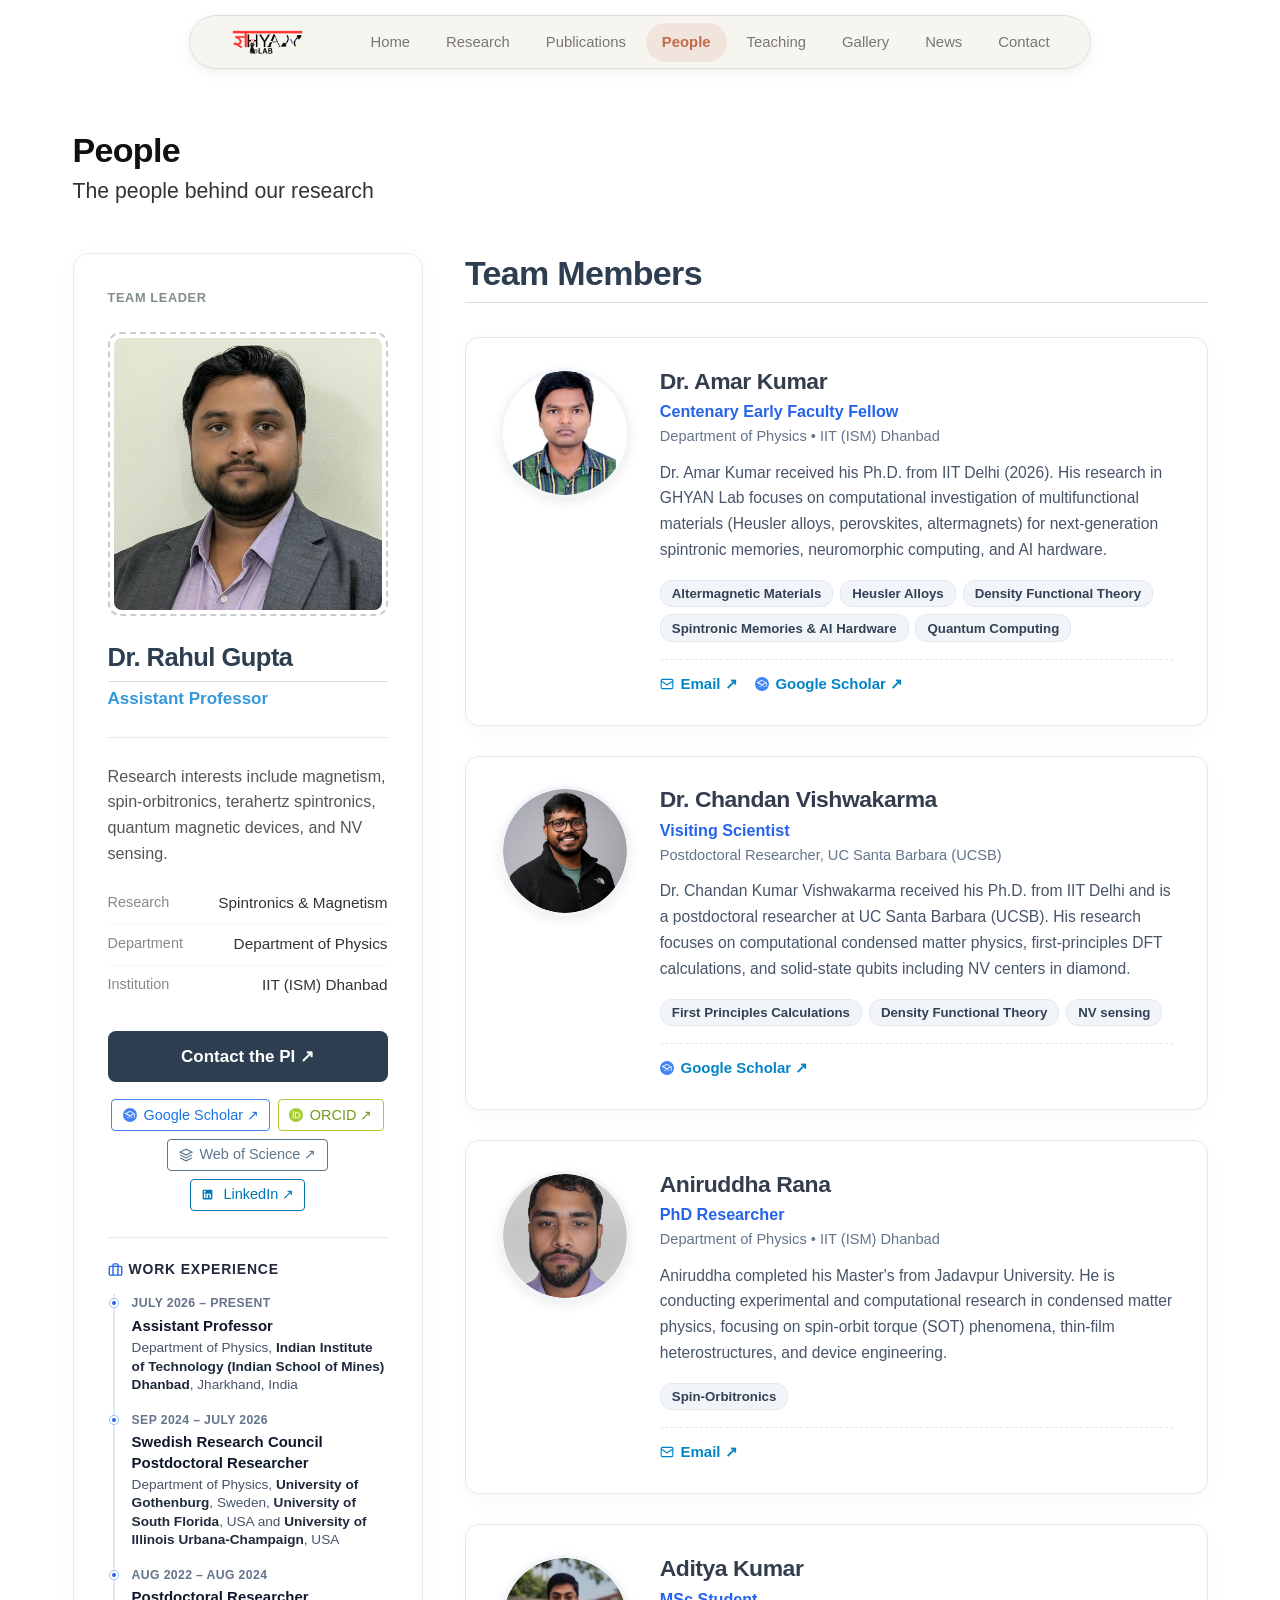
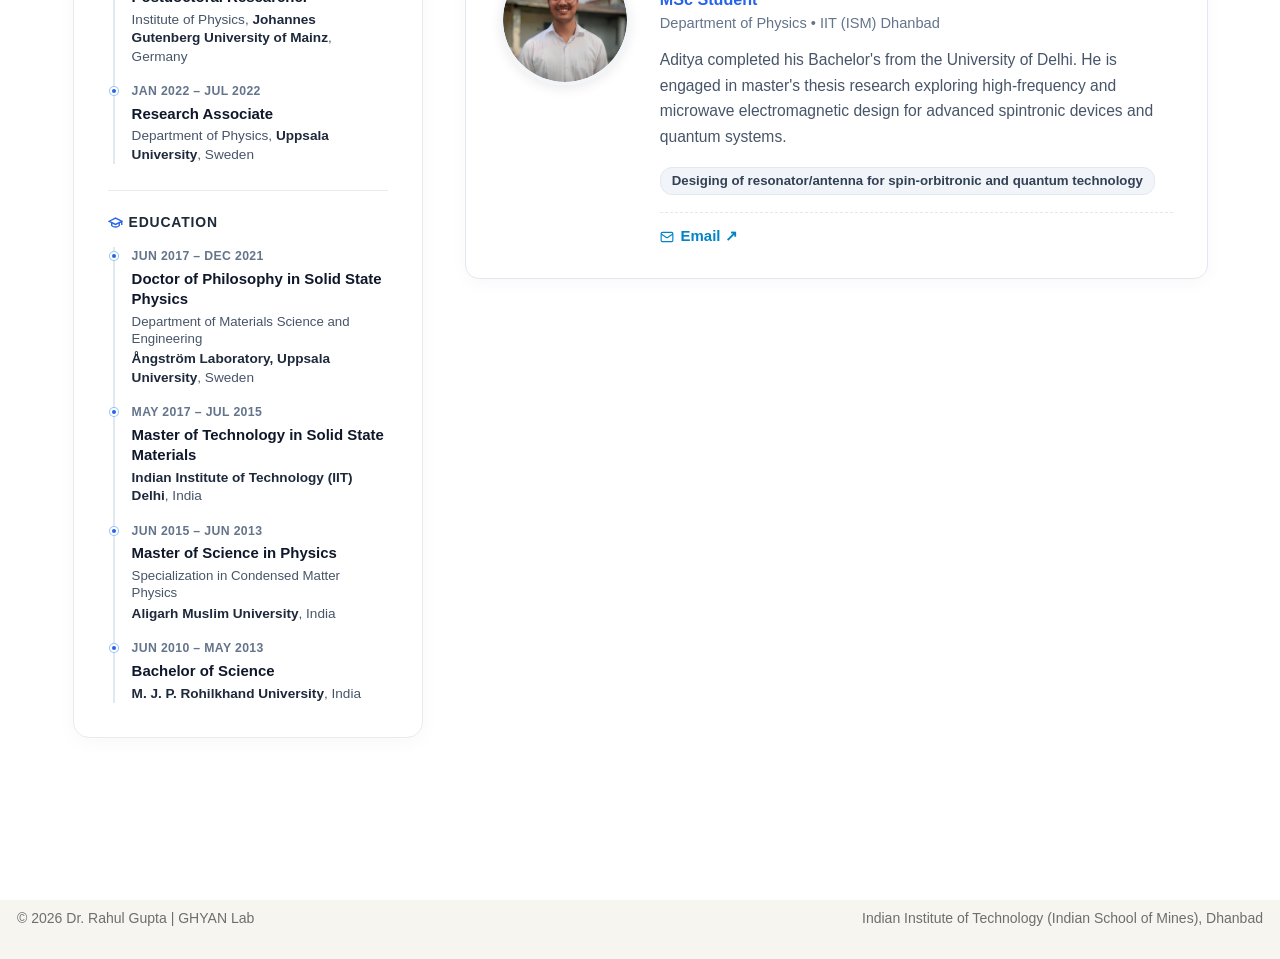
<file: docs/people.html>
<!DOCTYPE html>
<html xmlns="http://www.w3.org/1999/xhtml" lang="en" xml:lang="en"><head>

<meta charset="utf-8">
<meta name="generator" content="quarto-1.10.19">

<meta name="viewport" content="width=device-width, initial-scale=1.0, user-scalable=yes">


<title>People – GHYAN</title>
<style>
/* Default styles provided by pandoc.
** See https://pandoc.org/MANUAL.html#variables-for-html for config info.
*/
span.smallcaps{font-variant: small-caps;}
div.columns{display: flex; gap: 1.5em;}
div.column{flex: auto;}
@media screen {
div.columns{gap: min(4vw, 1.5em);}
div.column{overflow-x: auto;}
}
div.hanging-indent{margin-left: 1.5em; text-indent: -1.5em;}
ul.task-list{list-style: none;}
ul.task-list li input[type="checkbox"] {
  width: 0.8em;
  margin: 0 0.8em 0.2em -1em; /* quarto-specific, see https://github.com/quarto-dev/quarto-cli/issues/4556 */ 
  vertical-align: middle;
}
</style>


<script src="site_libs/quarto-nav/quarto-nav.js"></script>
<script src="site_libs/quarto-nav/headroom.min.js"></script>
<script src="site_libs/clipboard/clipboard.min.js"></script>
<script src="site_libs/quarto-search/autocomplete.umd.js"></script>
<script src="site_libs/quarto-search/fuse.min.js"></script>
<script src="site_libs/quarto-search/quarto-search.js"></script>
<meta name="quarto:offset" content="./">
<link href="./images/Favicon_Dark.png" rel="icon" type="image/png">
<script src="site_libs/quarto-html/quarto.js" type="module"></script>
<script src="site_libs/quarto-html/tabsets/tabsets.js" type="module"></script>
<script src="site_libs/quarto-html/popper.min.js"></script>
<script src="site_libs/quarto-html/tippy.umd.min.js"></script>
<script src="site_libs/quarto-html/anchor.min.js"></script>
<link href="site_libs/quarto-html/tippy.css" rel="stylesheet">
<link href="site_libs/quarto-html/quarto-syntax-highlighting-bf27225e3a48a9273f3daa8f8e829971.css" rel="stylesheet" id="quarto-text-highlighting-styles">
<script src="site_libs/bootstrap/bootstrap.min.js"></script>
<link href="site_libs/bootstrap/bootstrap-icons.css" rel="stylesheet">
<link href="site_libs/bootstrap/bootstrap-09ae34166259c9c5181498a9d4bf5214.min.css" rel="stylesheet" append-hash="true" id="quarto-bootstrap" data-mode="light">
<script id="quarto-search-options" type="application/json">{
  "location": "navbar",
  "copy-button": false,
  "collapse-after": 3,
  "panel-placement": "end",
  "type": "overlay",
  "limit": 50,
  "keyboard-shortcut": [
    "f",
    "/",
    "s"
  ],
  "show-item-context": false,
  "language": {
    "search-no-results-text": "No results",
    "search-matching-documents-text": "matching documents",
    "search-copy-link-title": "Copy link to search",
    "search-hide-matches-text": "Hide additional matches",
    "search-more-match-text": "more match in this document",
    "search-more-matches-text": "more matches in this document",
    "search-clear-button-title": "Clear",
    "search-text-placeholder": "",
    "search-detached-cancel-button-title": "Cancel",
    "search-submit-button-title": "Submit",
    "search-label": "Search"
  }
}</script>


<link rel="stylesheet" href="styles.css">
</head>

<body class="nav-fixed quarto-light">

<div id="quarto-search-results"></div>
  <header id="quarto-header" class="headroom fixed-top">
    <nav class="navbar navbar-expand-lg " data-bs-theme="dark">
      <div class="navbar-container container-fluid">
      <div class="navbar-brand-container mx-auto">
    <a href="./index.html" class="navbar-brand navbar-brand-logo">
    <img src="./images/Main Logo.png" alt="" class="navbar-logo light-content">
    <img src="./images/Main Logo.png" alt="" class="navbar-logo dark-content">
    </a>
  </div>
          <button class="navbar-toggler" type="button" data-bs-toggle="collapse" data-bs-target="#navbarCollapse" aria-controls="navbarCollapse" role="menu" aria-expanded="false" aria-label="Toggle navigation" onclick="if (window.quartoToggleHeadroom) { window.quartoToggleHeadroom(); }">
  <span class="navbar-toggler-icon"></span>
</button>
          <div class="collapse navbar-collapse" id="navbarCollapse">
            <ul class="navbar-nav navbar-nav-scroll ms-auto">
  <li class="nav-item">
    <a class="nav-link" href="./index.html"> 
<span class="menu-text">Home</span></a>
  </li>  
  <li class="nav-item">
    <a class="nav-link" href="./research.html"> 
<span class="menu-text">Research</span></a>
  </li>  
  <li class="nav-item">
    <a class="nav-link" href="./publications.html"> 
<span class="menu-text">Publications</span></a>
  </li>  
  <li class="nav-item">
    <a class="nav-link active" href="./people.html" aria-current="page"> 
<span class="menu-text">People</span></a>
  </li>  
  <li class="nav-item">
    <a class="nav-link" href="./teaching.html"> 
<span class="menu-text">Teaching</span></a>
  </li>  
  <li class="nav-item">
    <a class="nav-link" href="./gallery.html"> 
<span class="menu-text">Gallery</span></a>
  </li>  
  <li class="nav-item">
    <a class="nav-link" href="./news.html"> 
<span class="menu-text">News</span></a>
  </li>  
  <li class="nav-item">
    <a class="nav-link" href="./contact.html"> 
<span class="menu-text">Contact</span></a>
  </li>  
</ul>
          </div> <!-- /navcollapse -->
            <div class="quarto-navbar-tools">
</div>
      </div> <!-- /container-fluid -->
    </nav>
</header>
<!-- content -->
<div id="quarto-content" class="quarto-container page-columns page-rows-contents page-layout-full page-navbar">
<!-- sidebar -->
<!-- margin-sidebar -->
    
<!-- main -->
<main class="content column-page" id="quarto-document-content">

<header id="title-block-header" class="quarto-title-block default">
<div class="quarto-title">
<h1 class="title">People</h1>
<p class="subtitle lead">The people behind our research</p>
</div>



<div class="quarto-title-meta column-page">

    
  
    
  </div>
  


</header>


<meta http-equiv="Cache-Control" content="no-cache, no-store, must-revalidate">
<meta http-equiv="Pragma" content="no-cache">
<meta http-equiv="Expires" content="0">

<style>
/* Vertical sequence of rows: 1 member per row */
.team-grid {
  display: flex !important;
  flex-direction: column !important;
  gap: 1.75rem !important;
}

.member-card {
  display: flex !important;
  flex-direction: row !important;
  align-items: flex-start !important;
  background: #ffffff;
  border-radius: 14px;
  border: 1px solid #e2e8f0;
  padding: 1.75rem 2rem;
  box-shadow: 0 4px 18px rgba(0, 0, 0, 0.03);
  gap: 1.75rem;
  transition: transform 0.25s ease, box-shadow 0.25s ease, border-color 0.25s ease;
}

.member-card:hover {
  transform: translateY(-3px);
  box-shadow: 0 10px 28px rgba(0, 0, 0, 0.08);
  border-color: #cbd5e1;
}

.member-photo {
  width: 130px !important;
  height: 130px !important;
  min-width: 130px !important;
  padding-bottom: 0 !important;
  margin: 0 !important;
  position: relative;
  border: 3px solid #f1f5f9;
  border-radius: 50% !important;
  overflow: hidden;
  box-shadow: 0 4px 12px rgba(0, 0, 0, 0.08);
  flex-shrink: 0;
}

.member-photo img {
  position: absolute;
  top: 0;
  left: 0;
  width: 100% !important;
  height: 100% !important;
  object-fit: cover;
  border-radius: 50%;
}

.member-info {
  padding: 0 !important;
  display: flex;
  flex-direction: column;
  flex: 1;
}

.member-info h3 {
  margin: 0 0 0.25rem 0;
  font-size: 1.35rem;
  font-weight: 700;
  color: #1e293b;
  text-align: left !important;
}

.member-position {
  font-size: 0.95rem;
  color: #2563eb;
  font-weight: 600;
  margin: 0 0 0.2rem 0;
  text-align: left !important;
}

.member-department {
  font-size: 0.86rem;
  color: #64748b;
  margin: 0 0 0.75rem 0;
  text-align: left !important;
  line-height: 1.35;
}

.member-bio {
  font-size: 0.92rem;
  color: #475569;
  line-height: 1.65;
  margin: 0 0 1rem 0;
  text-align: left !important;
}

.member-tags {
  display: flex;
  flex-wrap: wrap;
  gap: 0.4rem;
  margin-bottom: 1rem;
  justify-content: flex-start !important;
}

.member-tag {
  font-size: 0.78rem;
  font-weight: 600;
  padding: 0.25rem 0.65rem;
  border-radius: 12px;
  background: #f1f5f9;
  color: #334155;
  border: 1px solid #e2e8f0;
  line-height: 1.3;
}

.member-links {
  display: flex;
  flex-wrap: wrap;
  gap: 1rem;
  align-items: center;
  justify-content: flex-start !important;
  padding-top: 0.75rem;
  border-top: 1px dashed #e2e8f0;
  margin-top: 0 !important;
}

.member-link-btn {
  display: inline-flex;
  align-items: center;
  gap: 0.4rem;
  font-size: 0.88rem;
  font-weight: 600;
  color: #0284c7 !important;
  text-decoration: none !important;
  transition: color 0.2s ease;
}

.member-link-btn:hover {
  color: #0369a1 !important;
  text-decoration: underline !important;
}

.leader-sidebar {
  width: 100%;
  max-width: 440px;
  margin: 0 auto;
}

@media (min-width: 992px) {
  .leader-sidebar {
    flex: 0 0 350px !important;
    max-width: 350px !important;
    margin: 0 !important;
    align-self: flex-start !important;
  }
}

.leader-section-title {
  font-size: 0.82rem;
  font-weight: 700;
  text-transform: uppercase;
  letter-spacing: 0.06em;
  color: #1e293b;
  margin-bottom: 0.85rem;
  display: flex;
  align-items: center;
}

.leader-timeline {
  display: flex;
  flex-direction: column;
  gap: 0.95rem;
  position: relative;
  padding-left: 0.95rem;
  border-left: 2px solid #e2e8f0;
  margin-left: 0.35rem;
  text-align: left;
}

.leader-timeline-item {
  position: relative;
  text-align: left;
}

.leader-timeline-item::before {
  content: "";
  position: absolute;
  left: calc(-0.95rem - 5px);
  top: 5px;
  width: 8px;
  height: 8px;
  border-radius: 50%;
  background: #2563eb;
  border: 2px solid #ffffff;
  box-shadow: 0 0 0 1px #93c5fd;
}

.timeline-period {
  font-size: 0.72rem;
  font-weight: 700;
  color: #64748b;
  text-transform: uppercase;
  letter-spacing: 0.03em;
  margin-bottom: 0.2rem;
}

.timeline-role {
  font-size: 0.88rem;
  font-weight: 600;
  color: #0f172a;
  line-height: 1.35;
  margin-bottom: 0.2rem;
}

.timeline-specialization {
  font-size: 0.78rem;
  color: #475569;
  line-height: 1.3;
  margin-bottom: 0.2rem;
}

.timeline-inst {
  font-size: 0.8rem;
  color: #475569;
  line-height: 1.35;
}

.timeline-inst strong {
  color: #1e293b;
  font-weight: 600;
}

.badge-grade {
  display: inline-block;
  font-size: 0.7rem;
  font-weight: 600;
  padding: 0.1rem 0.4rem;
  border-radius: 6px;
  background: #eff6ff;
  color: #1d4ed8;
  border: 1px solid #dbeafe;
  margin-left: 0.25rem;
  vertical-align: 1px;
}

@media (max-width: 700px) {
  .member-card {
    flex-direction: column !important;
    align-items: center !important;
    text-align: center;
    padding: 1.5rem;
  }
  .member-photo {
    margin: 0 auto 1rem auto !important;
  }
  .member-info h3,
  .member-position,
  .member-department,
  .member-bio {
    text-align: center !important;
  }
  .member-tags,
  .member-links {
    justify-content: center !important;
  }
}
</style>

<div class="people-page">

  <!-- TEAM LEADER SIDEBAR -->
  <div class="leader-sidebar">
    <div class="leader-sticky">
      <div class="leader-label">TEAM LEADER</div>
      <div class="leader-photo">
        <img src="images/profile.jpg" alt="Dr. Rahul Gupta">
      </div>
      <h2 class="anchored">Dr. Rahul Gupta</h2>
      <p class="leader-role">Assistant Professor</p>
      <div class="leader-divider"></div>
      <p class="leader-bio">
        Research interests include magnetism, spin-orbitronics, terahertz spintronics, quantum magnetic devices, and NV sensing.
      </p>
      <div class="leader-details">
        <p><span>Research</span> Spintronics &amp; Magnetism</p>
        <p><span>Department</span> Department of Physics</p>
        <p><span>Institution</span> IIT (ISM) Dhanbad</p>
      </div>
      <a class="leader-email" href="mailto:rahulgupta@iitism.ac.in">
        Contact the PI ↗
      </a>
      <div class="social-buttons" style="margin-top: 1rem; display: flex; flex-wrap: wrap; justify-content: center; gap: 0.45rem;">
        <a href="https://scholar.google.com/citations?user=RXq6sakAAAAJ&amp;hl=en" class="social-btn scholar" target="_blank" rel="noopener noreferrer" title="Google Scholar">
          <svg width="14" height="14" viewbox="0 0 24 24" fill="#4285F4"><path d="M12 24a12 12 0 1 1 0-24 12 12 0 0 1 0 24zm-.354-18.736a.65.65 0 0 0-.292.071L3.896 9.2a.652.652 0 0 0 0 1.144l7.458 3.865a.652.652 0 0 0 .592 0l6.762-3.504v5.42a.652.652 0 1 0 1.304 0v-6.07a.652.652 0 0 0-.356-.582L12.238 5.335a.65.65 0 0 0-.592 0zm.354 7.02l-5.632-2.918 5.632-2.919 5.632 2.919-5.632 2.918zm0 2.133a8.877 8.877 0 0 0-4.372 1.127.652.652 0 1 0 .668 1.122 7.575 7.575 0 0 1 7.408 0 .652.652 0 1 0 .668-1.122 8.877 8.877 0 0 0-4.372-1.127z"></path></svg>
          Google Scholar ↗
        </a>
        <a href="https://orcid.org/0000-0001-6523-3161" class="social-btn orcid" target="_blank" rel="noopener noreferrer" title="ORCID">
          <svg width="14" height="14" viewbox="0 0 24 24" fill="#a6ce39"><path d="M12 0C5.372 0 0 5.372 0 12s5.372 12 12 12 12-5.372 12-12S18.628 0 12 0zM7.369 4.378c.525 0 .947.431.947.947s-.422.947-.947.947a.95.95 0 0 1-.948-.947c0-.516.422-.947.948-.947zm-.722 3.038h1.444v10.041H6.647V7.416zm3.562 0h3.9c3.712 0 5.344 2.653 5.344 5.025 0 2.578-2.016 5.016-5.325 5.016h-3.919V7.416zm1.444 1.303v7.444h2.297c3.272 0 4.022-2.484 4.022-3.722 0-2.016-1.284-3.722-4.097-3.722h-2.222z"></path></svg>
          ORCID ↗
        </a>
        <a href="https://www.webofscience.com/wos/author/record/IQS-3298-2023" class="social-btn wos" target="_blank" rel="noopener noreferrer" title="Web of Science">
          <svg width="14" height="14" viewbox="0 0 24 24" fill="none" stroke="currentColor" stroke-width="2"><path d="M12 2L2 7l10 5 10-5-10-5zM2 17l10 5 10-5M2 12l10 5 10-5"></path></svg>
          Web of Science ↗
        </a>
        <a href="https://www.linkedin.com/in/rahul-gupta-b43218b8/" class="social-btn linkedin" target="_blank" rel="noopener noreferrer" title="LinkedIn">
          <svg width="13" height="13" viewbox="0 0 24 24" fill="currentColor" style="vertical-align: -1px; margin-right: 3px;"><path d="M19 3a2 2 0 0 1 2 2v14a2 2 0 0 1-2 2H5a2 2 0 0 1-2-2V5a2 2 0 0 1 2-2h14m-.5 15.5v-5.3a3.26 3.26 0 0 0-3.26-3.26c-.85 0-1.84.52-2.28 1.3v-1.11h-2.79v8.37h2.79v-4.93c0-.77.62-1.4 1.39-1.4a1.4 1.4 0 0 1 1.4 1.4v4.93h2.75M6.88 8.56a1.68 1.68 0 0 0 1.68-1.68c0-.93-.75-1.69-1.68-1.69a1.69 1.69 0 0 0-1.69 1.69c0 .93.76 1.68 1.69 1.68m1.39 9.94v-8.37H5.5v8.37h2.77z"></path></svg>
          LinkedIn ↗
        </a>
      </div>

      <div class="leader-divider" style="margin: 1.5rem 0 1.25rem 0;"></div>

      <!-- WORK EXPERIENCE -->
      <div class="leader-section-title">
        <svg width="15" height="15" viewbox="0 0 24 24" fill="none" stroke="currentColor" stroke-width="2.2" style="color: #2563eb; vertical-align: -2px; margin-right: 6px;"><rect width="20" height="14" x="2" y="7" rx="2" ry="2"></rect><path d="M16 21V5a2 2 0 0 0-2-2h-4a2 2 0 0 0-2 2v16"></path></svg>
        Work Experience
      </div>

      <div class="leader-timeline">
        <div class="leader-timeline-item">
          <div class="timeline-period">July 2026 – Present</div>
          <div class="timeline-role">Assistant Professor</div>
          <div class="timeline-inst">Department of Physics, <strong>Indian Institute of Technology (Indian School of Mines) Dhanbad</strong>, Jharkhand, India</div>
        </div>

        <div class="leader-timeline-item">
          <div class="timeline-period">Sep 2024 – July 2026</div>
          <div class="timeline-role">Swedish Research Council Postdoctoral Researcher</div>
          <div class="timeline-inst">Department of Physics, <strong>University of Gothenburg</strong>, Sweden, <strong>University of South Florida</strong>, USA and <strong>University of Illinois Urbana-Champaign</strong>, USA</div>
        </div>

        <div class="leader-timeline-item">
          <div class="timeline-period">Aug 2022 – Aug 2024</div>
          <div class="timeline-role">Postdoctoral Researcher</div>
          <div class="timeline-inst">Institute of Physics, <strong>Johannes Gutenberg University of Mainz</strong>, Germany</div>
        </div>

        <div class="leader-timeline-item">
          <div class="timeline-period">Jan 2022 – Jul 2022</div>
          <div class="timeline-role">Research Associate</div>
          <div class="timeline-inst">Department of Physics, <strong>Uppsala University</strong>, Sweden</div>
        </div>
      </div>

      <div class="leader-divider" style="margin: 1.5rem 0 1.25rem 0;"></div>

      <!-- EDUCATION -->
      <div class="leader-section-title">
        <svg width="15" height="15" viewbox="0 0 24 24" fill="none" stroke="currentColor" stroke-width="2.2" style="color: #2563eb; vertical-align: -2px; margin-right: 6px;"><path d="M22 10v6M2 10l10-5 10 5-10 5z"></path><path d="M6 12v5c3 3 9 3 12 0v-5"></path></svg>
        Education
      </div>

      <div class="leader-timeline">
        <div class="leader-timeline-item">
          <div class="timeline-period">Jun 2017 – Dec 2021</div>
          <div class="timeline-role">Doctor of Philosophy in Solid State Physics</div>
          <div class="timeline-specialization">Department of Materials Science and Engineering</div>
          <div class="timeline-inst"><strong>Ångström Laboratory, Uppsala University</strong>, Sweden</div>
        </div>

        <div class="leader-timeline-item">
          <div class="timeline-period">May 2017 – Jul 2015</div>
          <div class="timeline-role">Master of Technology in Solid State Materials</div>
          <div class="timeline-inst"><strong>Indian Institute of Technology (IIT) Delhi</strong>, India</div>
        </div>

        <div class="leader-timeline-item">
          <div class="timeline-period">Jun 2015 – Jun 2013</div>
          <div class="timeline-role">Master of Science in Physics</div>
          <div class="timeline-specialization">Specialization in Condensed Matter Physics</div>
          <div class="timeline-inst"><strong>Aligarh Muslim University</strong>, India</div>
        </div>

        <div class="leader-timeline-item">
          <div class="timeline-period">Jun 2010 – May 2013</div>
          <div class="timeline-role">Bachelor of Science</div>
          <div class="timeline-inst"><strong>M. J. P. Rohilkhand University</strong>, India</div>
        </div>
      </div>
    </div>
  </div>

  <!-- TEAM MEMBERS -->
  <div class="team-section">
    <div class="team-heading">
      <div>
        <h2 class="anchored">Team Members</h2>
      </div>
    </div>

    <div class="team-grid">

      <!-- Member 1: Dr. Amar Kumar -->
      <div class="member-card">
        <div class="member-photo">
          <img src="images/Amar-pic.JPG" alt="Dr. Amar Kumar">
        </div>
        <div class="member-info">
          <h3 class="anchored">Dr. Amar Kumar</h3>
          <p class="member-position">Centenary Early Faculty Fellow</p>
          <p class="member-department">Department of Physics • IIT (ISM) Dhanbad</p>
          <p class="member-bio">
            Dr. Amar Kumar received his Ph.D. from IIT Delhi (2026). His research in GHYAN Lab focuses on computational investigation of multifunctional materials (Heusler alloys, perovskites, altermagnets) for next-generation spintronic memories, neuromorphic computing, and AI hardware.
          </p>
          <div class="member-tags">
            <span class="member-tag">Altermagnetic Materials</span>
            <span class="member-tag">Heusler Alloys</span>
            <span class="member-tag">Density Functional Theory</span>
            <span class="member-tag">Spintronic Memories &amp; AI Hardware</span>
            <span class="member-tag">Quantum Computing</span>
          </div>
          <div class="member-links">
            <a class="member-link-btn" href="mailto:8048@iitism.ac.in">
              <svg width="14" height="14" viewbox="0 0 24 24" fill="none" stroke="currentColor" stroke-width="2"><rect width="20" height="16" x="2" y="4" rx="2"></rect><path d="m22 7-8.97 5.7a1.94 1.94 0 0 1-2.06 0L2 7"></path></svg>
              Email ↗
            </a>
            <a class="member-link-btn" href="https://scholar.google.com.py/citations?user=Jg8G82YAAAAJ&amp;hl=th" target="_blank" rel="noopener noreferrer">
              <svg width="14" height="14" viewbox="0 0 24 24" fill="#4285F4"><path d="M12 24a12 12 0 1 1 0-24 12 12 0 0 1 0 24zm-.354-18.736a.65.65 0 0 0-.292.071L3.896 9.2a.652.652 0 0 0 0 1.144l7.458 3.865a.652.652 0 0 0 .592 0l6.762-3.504v5.42a.652.652 0 1 0 1.304 0v-6.07a.652.652 0 0 0-.356-.582L12.238 5.335a.65.65 0 0 0-.592 0zm.354 7.02l-5.632-2.918 5.632-2.919 5.632 2.919-5.632 2.918zm0 2.133a8.877 8.877 0 0 0-4.372 1.127.652.652 0 1 0 .668 1.122 7.575 7.575 0 0 1 7.408 0 .652.652 0 1 0 .668-1.122 8.877 8.877 0 0 0-4.372-1.127z"></path></svg>
              Google Scholar ↗
            </a>
          </div>
        </div>
      </div>

      <!-- Member 2: Dr. Chandan Vishwakarma (Visiting Scientist, after Amar) -->
      <div class="member-card">
        <div class="member-photo">
          <img src="images/Chandan.jpg" alt="Dr. Chandan Vishwakarma">
        </div>
        <div class="member-info">
          <h3 class="anchored">Dr. Chandan Vishwakarma</h3>
          <p class="member-position">Visiting Scientist</p>
          <p class="member-department">Postdoctoral Researcher, UC Santa Barbara (UCSB)</p>
          <p class="member-bio">
            Dr. Chandan Kumar Vishwakarma received his Ph.D. from IIT Delhi and is a postdoctoral researcher at UC Santa Barbara (UCSB). His research focuses on computational condensed matter physics, first-principles DFT calculations, and solid-state qubits including NV centers in diamond.
          </p>
          <div class="member-tags">
            <span class="member-tag">First Principles Calculations</span>
            <span class="member-tag">Density Functional Theory</span>
            <span class="member-tag">NV sensing</span>
          </div>
          <div class="member-links">
            <a class="member-link-btn" href="https://scholar.google.com/citations?user=CDpywfwAAAAJ&amp;hl=en" target="_blank" rel="noopener noreferrer">
              <svg width="14" height="14" viewbox="0 0 24 24" fill="#4285F4"><path d="M12 24a12 12 0 1 1 0-24 12 12 0 0 1 0 24zm-.354-18.736a.65.65 0 0 0-.292.071L3.896 9.2a.652.652 0 0 0 0 1.144l7.458 3.865a.652.652 0 0 0 .592 0l6.762-3.504v5.42a.652.652 0 1 0 1.304 0v-6.07a.652.652 0 0 0-.356-.582L12.238 5.335a.65.65 0 0 0-.592 0zm.354 7.02l-5.632-2.918 5.632-2.919 5.632 2.919-5.632 2.918zm0 2.133a8.877 8.877 0 0 0-4.372 1.127.652.652 0 1 0 .668 1.122 7.575 7.575 0 0 1 7.408 0 .652.652 0 1 0 .668-1.122 8.877 8.877 0 0 0-4.372-1.127z"></path></svg>
              Google Scholar ↗
            </a>
          </div>
        </div>
      </div>

      <!-- Member 3: Aniruddha Rana -->
      <div class="member-card">
        <div class="member-photo">
          <img src="images/Anirudh.jpeg" alt="Aniruddha Rana">
        </div>
        <div class="member-info">
          <h3 class="anchored">Aniruddha Rana</h3>
          <p class="member-position">PhD Researcher</p>
          <p class="member-department">Department of Physics • IIT (ISM) Dhanbad</p>
          <p class="member-bio">
            Aniruddha completed his Master's from Jadavpur University. He is conducting experimental and computational research in condensed matter physics, focusing on spin-orbit torque (SOT) phenomena, thin-film heterostructures, and device engineering.
          </p>
          <div class="member-tags">
            <span class="member-tag">Spin-Orbitronics</span>
          </div>
          <div class="member-links">
            <a class="member-link-btn" href="mailto:26dr0062@iitism.ac.in">
              <svg width="14" height="14" viewbox="0 0 24 24" fill="none" stroke="currentColor" stroke-width="2"><rect width="20" height="16" x="2" y="4" rx="2"></rect><path d="m22 7-8.97 5.7a1.94 1.94 0 0 1-2.06 0L2 7"></path></svg>
              Email ↗
            </a>
          </div>
        </div>
      </div>

      <!-- Member 4: Aditya Kumar -->
      <div class="member-card">
        <div class="member-photo">
          <img src="images/Aditya.jpeg" alt="Aditya Kumar">
        </div>
        <div class="member-info">
          <h3 class="anchored">Aditya Kumar</h3>
          <p class="member-position">MSc Student</p>
          <p class="member-department">Department of Physics • IIT (ISM) Dhanbad</p>
          <p class="member-bio">
            Aditya completed his Bachelor's from the University of Delhi. He is engaged in master's thesis research exploring high-frequency and microwave electromagnetic design for advanced spintronic devices and quantum systems.
          </p>
          <div class="member-tags">
            <span class="member-tag">Desiging of resonator/antenna for spin-orbitronic and quantum technology</span>
          </div>
          <div class="member-links">
            <a class="member-link-btn" href="mailto:26ms0010@iitism.ac.in">
              <svg width="14" height="14" viewbox="0 0 24 24" fill="none" stroke="currentColor" stroke-width="2"><rect width="20" height="16" x="2" y="4" rx="2"></rect><path d="m22 7-8.97 5.7a1.94 1.94 0 0 1-2.06 0L2 7"></path></svg>
              Email ↗
            </a>
          </div>
        </div>
      </div>

    </div>
  </div>

</div>



</main> <!-- /main -->
<script id="quarto-html-after-body" type="application/javascript">
  window.document.addEventListener("DOMContentLoaded", function (event) {
    const icon = "";
    const anchorJS = new window.AnchorJS();
    anchorJS.options = {
      placement: 'right',
      icon: icon
    };
    anchorJS.add('.anchored');
    const isCodeAnnotation = (el) => {
      for (const clz of el.classList) {
        if (clz.startsWith('code-annotation-')) {                     
          return true;
        }
      }
      return false;
    }
    const onCopySuccess = function(e) {
      // button target
      const button = e.trigger;
      // don't keep focus
      button.blur();
      // flash "checked"
      button.classList.add('code-copy-button-checked');
      var currentTitle = button.getAttribute("title");
      button.setAttribute("title", "Copied!");
      let tooltip;
      if (window.bootstrap) {
        button.setAttribute("data-bs-toggle", "tooltip");
        button.setAttribute("data-bs-placement", "left");
        button.setAttribute("data-bs-title", "Copied!");
        tooltip = new bootstrap.Tooltip(button, 
          { trigger: "manual", 
            customClass: "code-copy-button-tooltip",
            offset: [0, -8]});
        tooltip.show();    
      }
      setTimeout(function() {
        if (tooltip) {
          tooltip.hide();
          button.removeAttribute("data-bs-title");
          button.removeAttribute("data-bs-toggle");
          button.removeAttribute("data-bs-placement");
        }
        button.setAttribute("title", currentTitle);
        button.classList.remove('code-copy-button-checked');
      }, 1000);
      // clear code selection
      e.clearSelection();
    }
    const getTextToCopy = function(trigger) {
      const outerScaffold = trigger.parentElement.cloneNode(true);
      const codeEl = outerScaffold.querySelector('code');
      for (const childEl of codeEl.children) {
        if (isCodeAnnotation(childEl)) {
          childEl.remove();
        }
      }
      return codeEl.innerText;
    }
    const clipboard = new window.ClipboardJS('.code-copy-button:not([data-in-quarto-modal])', {
      text: getTextToCopy
    });
    clipboard.on('success', onCopySuccess);
    if (window.document.getElementById('quarto-embedded-source-code-modal')) {
      const clipboardModal = new window.ClipboardJS('.code-copy-button[data-in-quarto-modal]', {
        text: getTextToCopy,
        container: window.document.getElementById('quarto-embedded-source-code-modal')
      });
      clipboardModal.on('success', onCopySuccess);
    }
      var localhostRegex = new RegExp(/^(?:http|https):\/\/localhost\:?[0-9]*\//);
      var mailtoRegex = new RegExp(/^mailto:/);
        var filterRegex = new RegExp('/' + window.location.host + '/');
      var isInternal = (href) => {
          return filterRegex.test(href) || localhostRegex.test(href) || mailtoRegex.test(href);
      }
      // Inspect non-navigation links and adorn them if external
     var links = window.document.querySelectorAll('a[href]:not(.nav-link):not(.navbar-brand):not(.toc-action):not(.sidebar-link):not(.sidebar-item-toggle):not(.pagination-link):not(.no-external):not([aria-hidden]):not(.dropdown-item):not(.quarto-navigation-tool):not(.about-link)');
      for (var i=0; i<links.length; i++) {
        const link = links[i];
        if (!isInternal(link.href)) {
          // undo the damage that might have been done by quarto-nav.js in the case of
          // links that we want to consider external
          if (link.dataset.originalHref !== undefined) {
            link.href = link.dataset.originalHref;
          }
        }
      }
    function tippyHover(el, contentFn, onTriggerFn, onUntriggerFn) {
      const config = {
        allowHTML: true,
        maxWidth: 500,
        delay: 100,
        arrow: false,
        appendTo: function(el) {
            return el.parentElement;
        },
        interactive: true,
        interactiveBorder: 10,
        theme: 'quarto',
        placement: 'bottom-start',
      };
      if (contentFn) {
        config.content = contentFn;
      }
      if (onTriggerFn) {
        config.onTrigger = onTriggerFn;
      }
      if (onUntriggerFn) {
        config.onUntrigger = onUntriggerFn;
      }
      window.tippy(el, config); 
    }
    const noterefs = window.document.querySelectorAll('a[role="doc-noteref"]');
    for (var i=0; i<noterefs.length; i++) {
      const ref = noterefs[i];
      tippyHover(ref, function() {
        // use id or data attribute instead here
        let href = ref.getAttribute('data-footnote-href') || ref.getAttribute('href');
        try { href = new URL(href).hash; } catch {}
        const id = href.replace(/^#\/?/, "");
        const note = window.document.getElementById(id);
        if (note) {
          return note.innerHTML;
        } else {
          return "";
        }
      });
    }
    const xrefs = window.document.querySelectorAll('a.quarto-xref');
    const processXRef = (id, note) => {
      // Strip column container classes
      const stripColumnClz = (el) => {
        el.classList.remove("page-full", "page-columns");
        if (el.children) {
          for (const child of el.children) {
            stripColumnClz(child);
          }
        }
      }
      stripColumnClz(note)
      if (id === null || id.startsWith('sec-')) {
        // Special case sections, only their first couple elements
        const container = document.createElement("div");
        if (note.children && note.children.length > 2) {
          container.appendChild(note.children[0].cloneNode(true));
          for (let i = 1; i < note.children.length; i++) {
            const child = note.children[i];
            if (child.tagName === "P" && child.innerText === "") {
              continue;
            } else {
              container.appendChild(child.cloneNode(true));
              break;
            }
          }
          if (window.Quarto?.typesetMath) {
            window.Quarto.typesetMath(container);
          }
          return container.innerHTML
        } else {
          if (window.Quarto?.typesetMath) {
            window.Quarto.typesetMath(note);
          }
          return note.innerHTML;
        }
      } else {
        // Remove any anchor links if they are present
        const anchorLink = note.querySelector('a.anchorjs-link');
        if (anchorLink) {
          anchorLink.remove();
        }
        if (window.Quarto?.typesetMath) {
          window.Quarto.typesetMath(note);
        }
        if (note.classList.contains("callout")) {
          return note.outerHTML;
        } else {
          return note.innerHTML;
        }
      }
    }
    for (var i=0; i<xrefs.length; i++) {
      const xref = xrefs[i];
      tippyHover(xref, undefined, function(instance) {
        instance.disable();
        let url = xref.getAttribute('href');
        let hash = undefined; 
        if (url.startsWith('#')) {
          hash = url;
        } else {
          try { hash = new URL(url).hash; } catch {}
        }
        if (hash) {
          const id = hash.replace(/^#\/?/, "");
          const note = window.document.getElementById(id);
          if (note !== null) {
            try {
              const html = processXRef(id, note.cloneNode(true));
              instance.setContent(html);
            } finally {
              instance.enable();
              instance.show();
            }
          } else {
            // See if we can fetch this
            fetch(url.split('#')[0])
            .then(res => res.text())
            .then(html => {
              const parser = new DOMParser();
              const htmlDoc = parser.parseFromString(html, "text/html");
              const note = htmlDoc.getElementById(id);
              if (note !== null) {
                const html = processXRef(id, note);
                instance.setContent(html);
              } 
            }).finally(() => {
              instance.enable();
              instance.show();
            });
          }
        } else {
          // See if we can fetch a full url (with no hash to target)
          // This is a special case and we should probably do some content thinning / targeting
          fetch(url)
          .then(res => res.text())
          .then(html => {
            const parser = new DOMParser();
            const htmlDoc = parser.parseFromString(html, "text/html");
            const note = htmlDoc.querySelector('main.content');
            if (note !== null) {
              // This should only happen for chapter cross references
              // (since there is no id in the URL)
              // remove the first header
              if (note.children.length > 0 && note.children[0].tagName === "HEADER") {
                note.children[0].remove();
              }
              const html = processXRef(null, note);
              instance.setContent(html);
            } 
          }).finally(() => {
            instance.enable();
            instance.show();
          });
        }
      }, function(instance) {
      });
    }
        let selectedAnnoteEl;
        const selectorForAnnotation = ( cell, annotation) => {
          let cellAttr = 'data-code-cell="' + cell + '"';
          let lineAttr = 'data-code-annotation="' +  annotation + '"';
          const selector = 'span[' + cellAttr + '][' + lineAttr + ']';
          return selector;
        }
        const selectCodeLines = (annoteEl) => {
          const doc = window.document;
          const targetCell = annoteEl.getAttribute("data-target-cell");
          const targetAnnotation = annoteEl.getAttribute("data-target-annotation");
          const annoteSpan = window.document.querySelector(selectorForAnnotation(targetCell, targetAnnotation));
          const lines = annoteSpan.getAttribute("data-code-lines").split(",");
          const lineIds = lines.map((line) => {
            return targetCell + "-" + line;
          })
          let top = null;
          let height = null;
          let parent = null;
          if (lineIds.length > 0) {
              //compute the position of the single el (top and bottom and make a div)
              const el = window.document.getElementById(lineIds[0]);
              top = el.offsetTop;
              height = el.offsetHeight;
              parent = el.parentElement.parentElement;
            if (lineIds.length > 1) {
              const lastEl = window.document.getElementById(lineIds[lineIds.length - 1]);
              const bottom = lastEl.offsetTop + lastEl.offsetHeight;
              height = bottom - top;
            }
            if (top !== null && height !== null && parent !== null) {
              // cook up a div (if necessary) and position it 
              let div = window.document.getElementById("code-annotation-line-highlight");
              if (div === null) {
                div = window.document.createElement("div");
                div.setAttribute("id", "code-annotation-line-highlight");
                div.style.position = 'absolute';
                parent.appendChild(div);
              }
              div.style.top = top - 2 + "px";
              div.style.height = height + 4 + "px";
              div.style.left = 0;
              let gutterDiv = window.document.getElementById("code-annotation-line-highlight-gutter");
              if (gutterDiv === null) {
                gutterDiv = window.document.createElement("div");
                gutterDiv.setAttribute("id", "code-annotation-line-highlight-gutter");
                gutterDiv.style.position = 'absolute';
                const codeCell = window.document.getElementById(targetCell);
                const gutter = codeCell.querySelector('.code-annotation-gutter');
                gutter.appendChild(gutterDiv);
              }
              gutterDiv.style.top = top - 2 + "px";
              gutterDiv.style.height = height + 4 + "px";
            }
            selectedAnnoteEl = annoteEl;
          }
        };
        const unselectCodeLines = () => {
          const elementsIds = ["code-annotation-line-highlight", "code-annotation-line-highlight-gutter"];
          elementsIds.forEach((elId) => {
            const div = window.document.getElementById(elId);
            if (div) {
              div.remove();
            }
          });
          selectedAnnoteEl = undefined;
        };
          // Handle positioning of the toggle
      window.addEventListener(
        "resize",
        throttle(() => {
          elRect = undefined;
          if (selectedAnnoteEl) {
            selectCodeLines(selectedAnnoteEl);
          }
        }, 10)
      );
      function throttle(fn, ms) {
      let throttle = false;
      let timer;
        return (...args) => {
          if(!throttle) { // first call gets through
              fn.apply(this, args);
              throttle = true;
          } else { // all the others get throttled
              if(timer) clearTimeout(timer); // cancel #2
              timer = setTimeout(() => {
                fn.apply(this, args);
                timer = throttle = false;
              }, ms);
          }
        };
      }
        // Attach click handler to the DT
        const annoteDls = window.document.querySelectorAll('dt[data-target-cell]');
        for (const annoteDlNode of annoteDls) {
          annoteDlNode.addEventListener('click', (event) => {
            const clickedEl = event.target;
            if (clickedEl !== selectedAnnoteEl) {
              unselectCodeLines();
              const activeEl = window.document.querySelector('dt[data-target-cell].code-annotation-active');
              if (activeEl) {
                activeEl.classList.remove('code-annotation-active');
              }
              selectCodeLines(clickedEl);
              clickedEl.classList.add('code-annotation-active');
            } else {
              // Unselect the line
              unselectCodeLines();
              clickedEl.classList.remove('code-annotation-active');
            }
          });
        }
    const findCites = (el) => {
      const parentEl = el.parentElement;
      if (parentEl) {
        const cites = parentEl.dataset.cites;
        if (cites) {
          return {
            el,
            cites: cites.split(' ')
          };
        } else {
          return findCites(el.parentElement)
        }
      } else {
        return undefined;
      }
    };
    var bibliorefs = window.document.querySelectorAll('a[role="doc-biblioref"]');
    for (var i=0; i<bibliorefs.length; i++) {
      const ref = bibliorefs[i];
      const citeInfo = findCites(ref);
      if (citeInfo) {
        tippyHover(citeInfo.el, function() {
          var popup = window.document.createElement('div');
          citeInfo.cites.forEach(function(cite) {
            var citeDiv = window.document.createElement('div');
            citeDiv.classList.add('hanging-indent');
            citeDiv.classList.add('csl-entry');
            var biblioDiv = window.document.getElementById('ref-' + cite);
            if (biblioDiv) {
              citeDiv.innerHTML = biblioDiv.innerHTML;
            }
            popup.appendChild(citeDiv);
          });
          return popup.innerHTML;
        });
      }
    }
  });
  </script>
</div> <!-- /content -->
<footer class="footer">
  <div class="nav-footer">
    <div class="nav-footer-left">
<p>© 2026 Dr.&nbsp;Rahul Gupta | GHYAN Lab</p>
</div>   
    <div class="nav-footer-center">
      &nbsp;
    </div>
    <div class="nav-footer-right">
<p>Indian Institute of Technology (Indian School of Mines), Dhanbad</p>
</div>
  </div>
</footer>




</body></html>
</file>
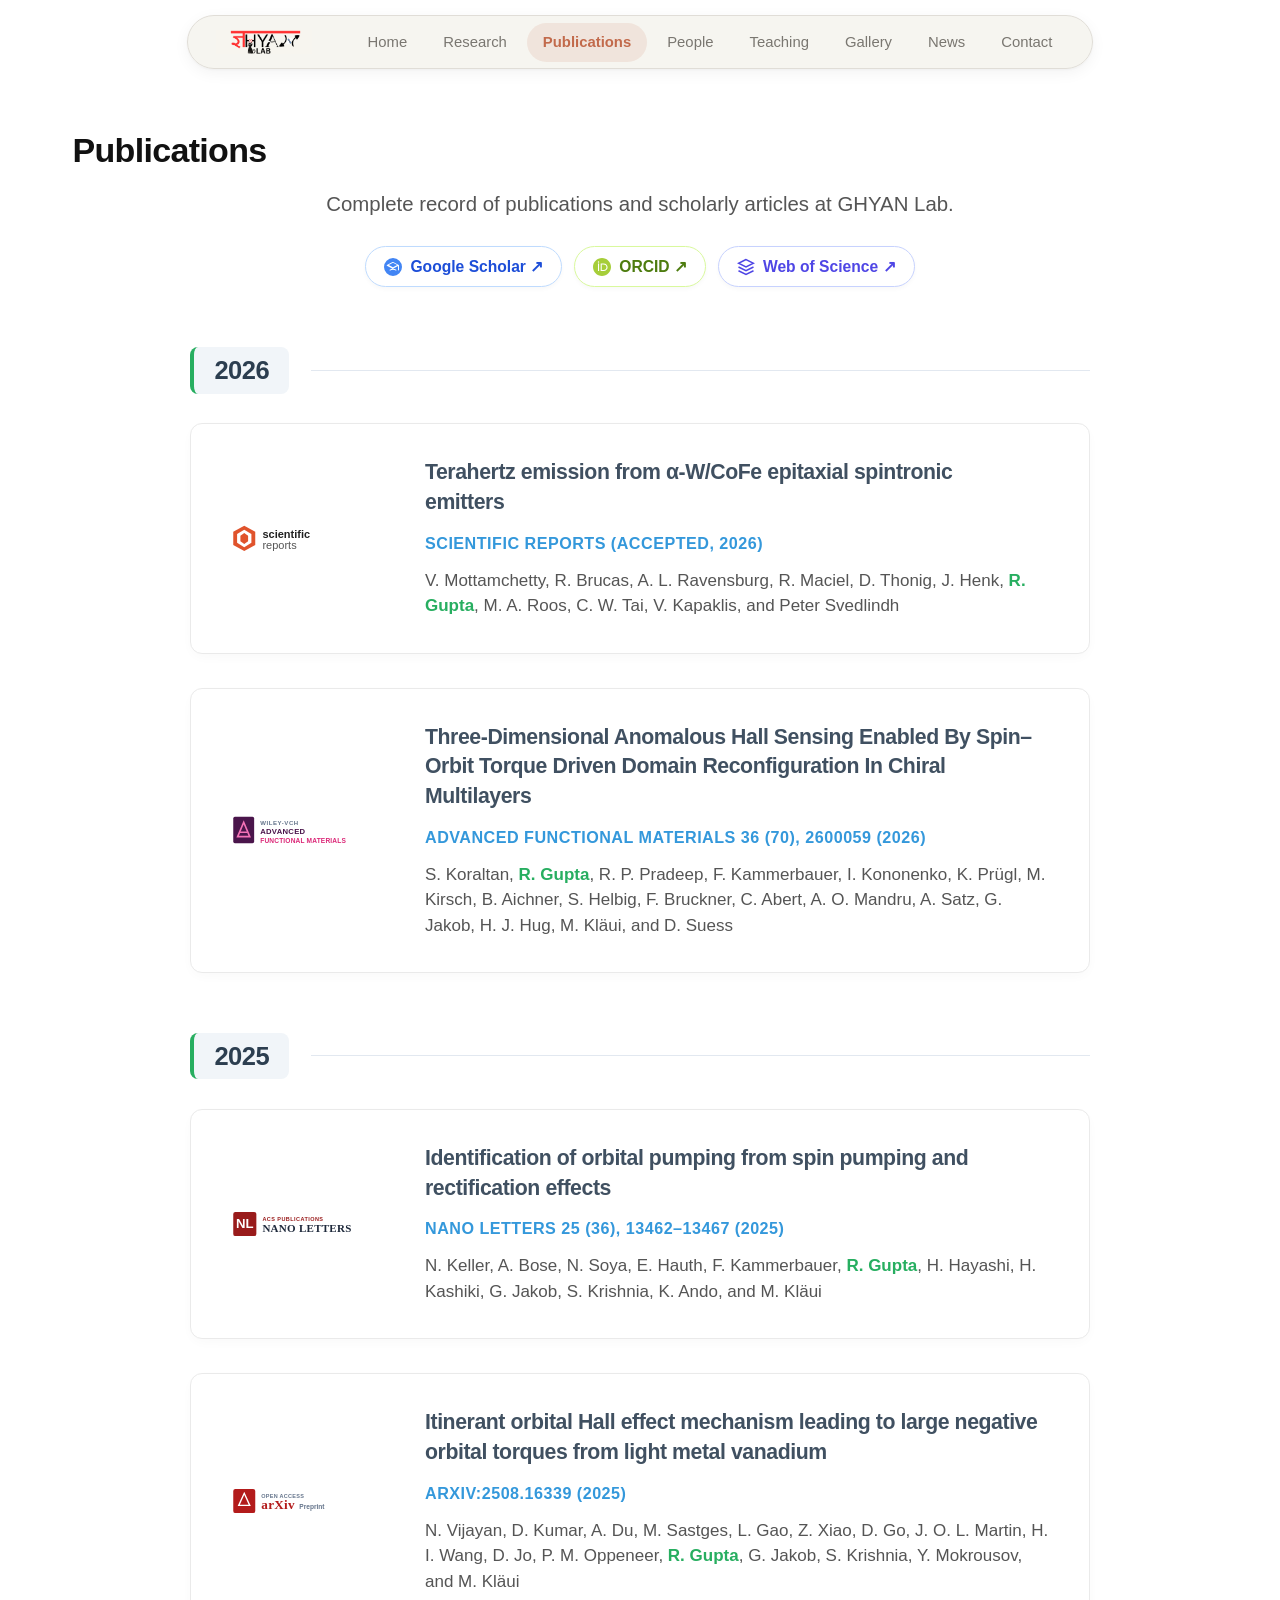
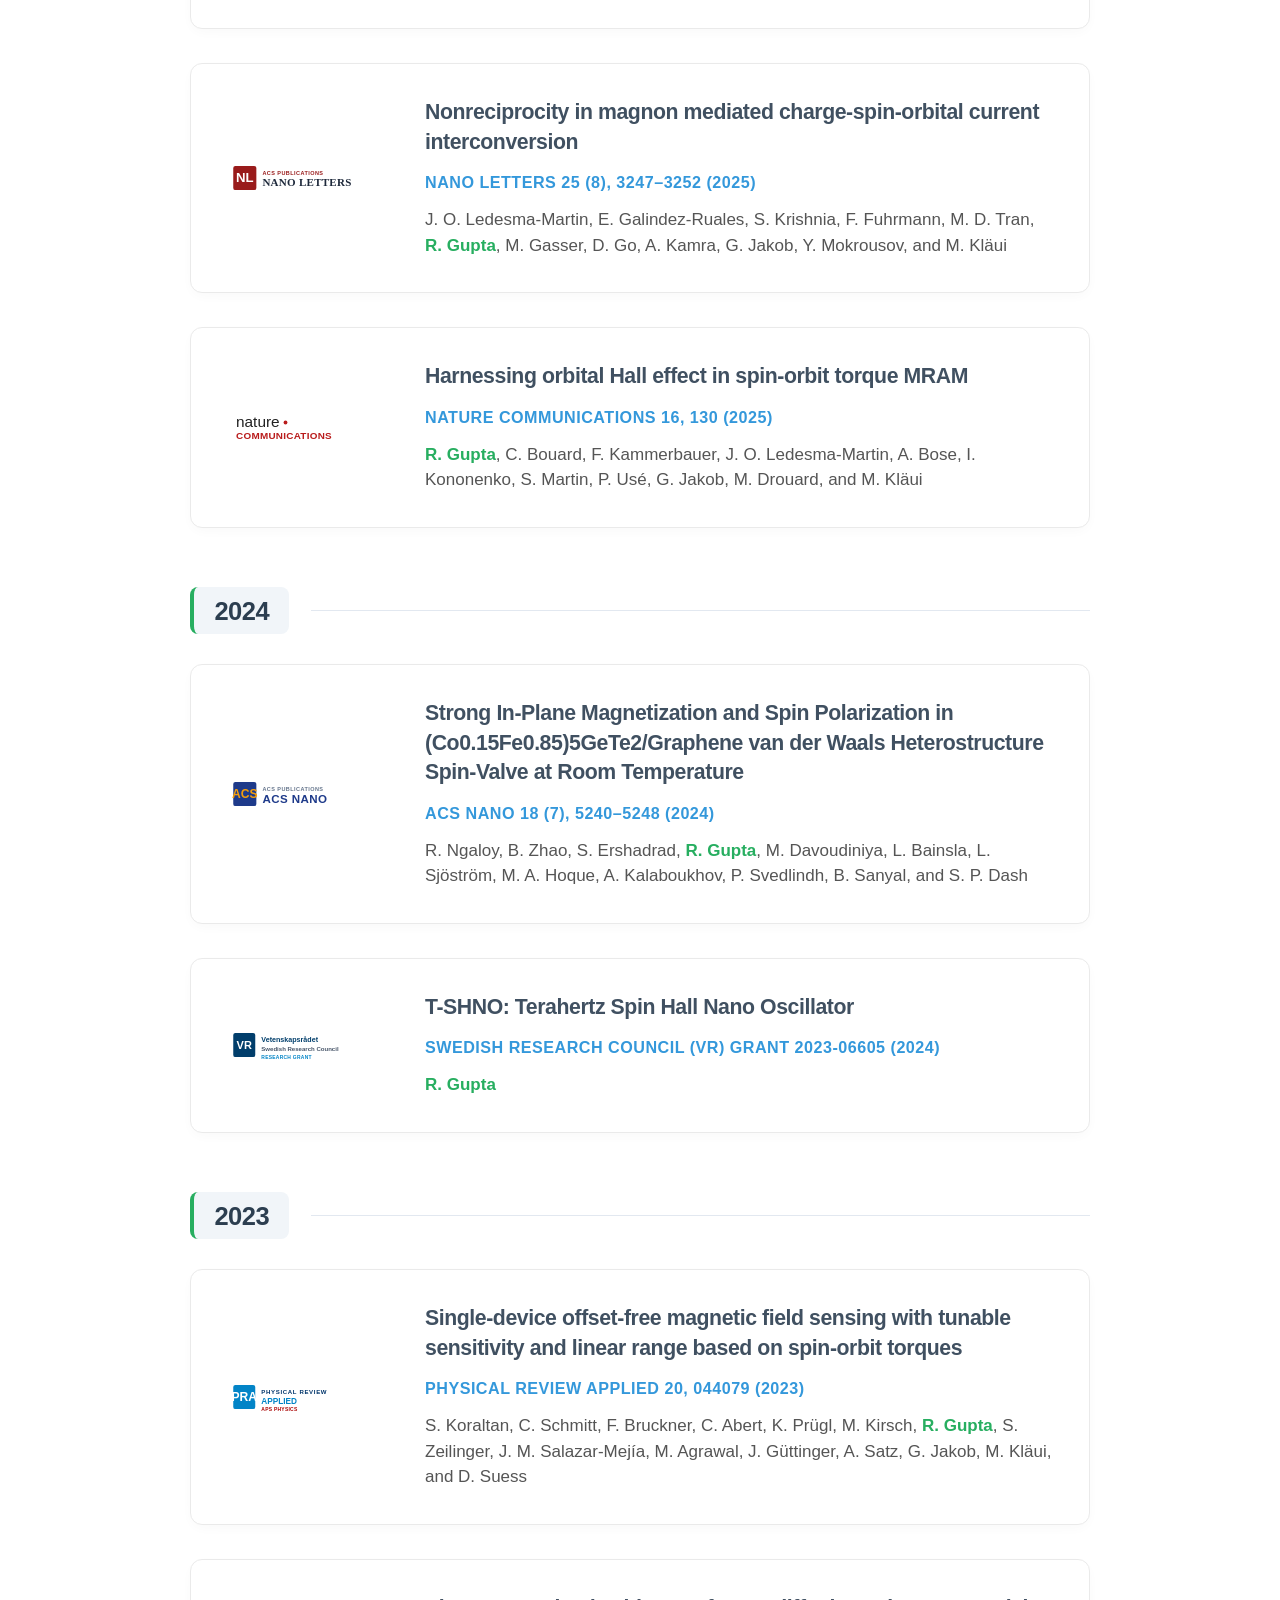
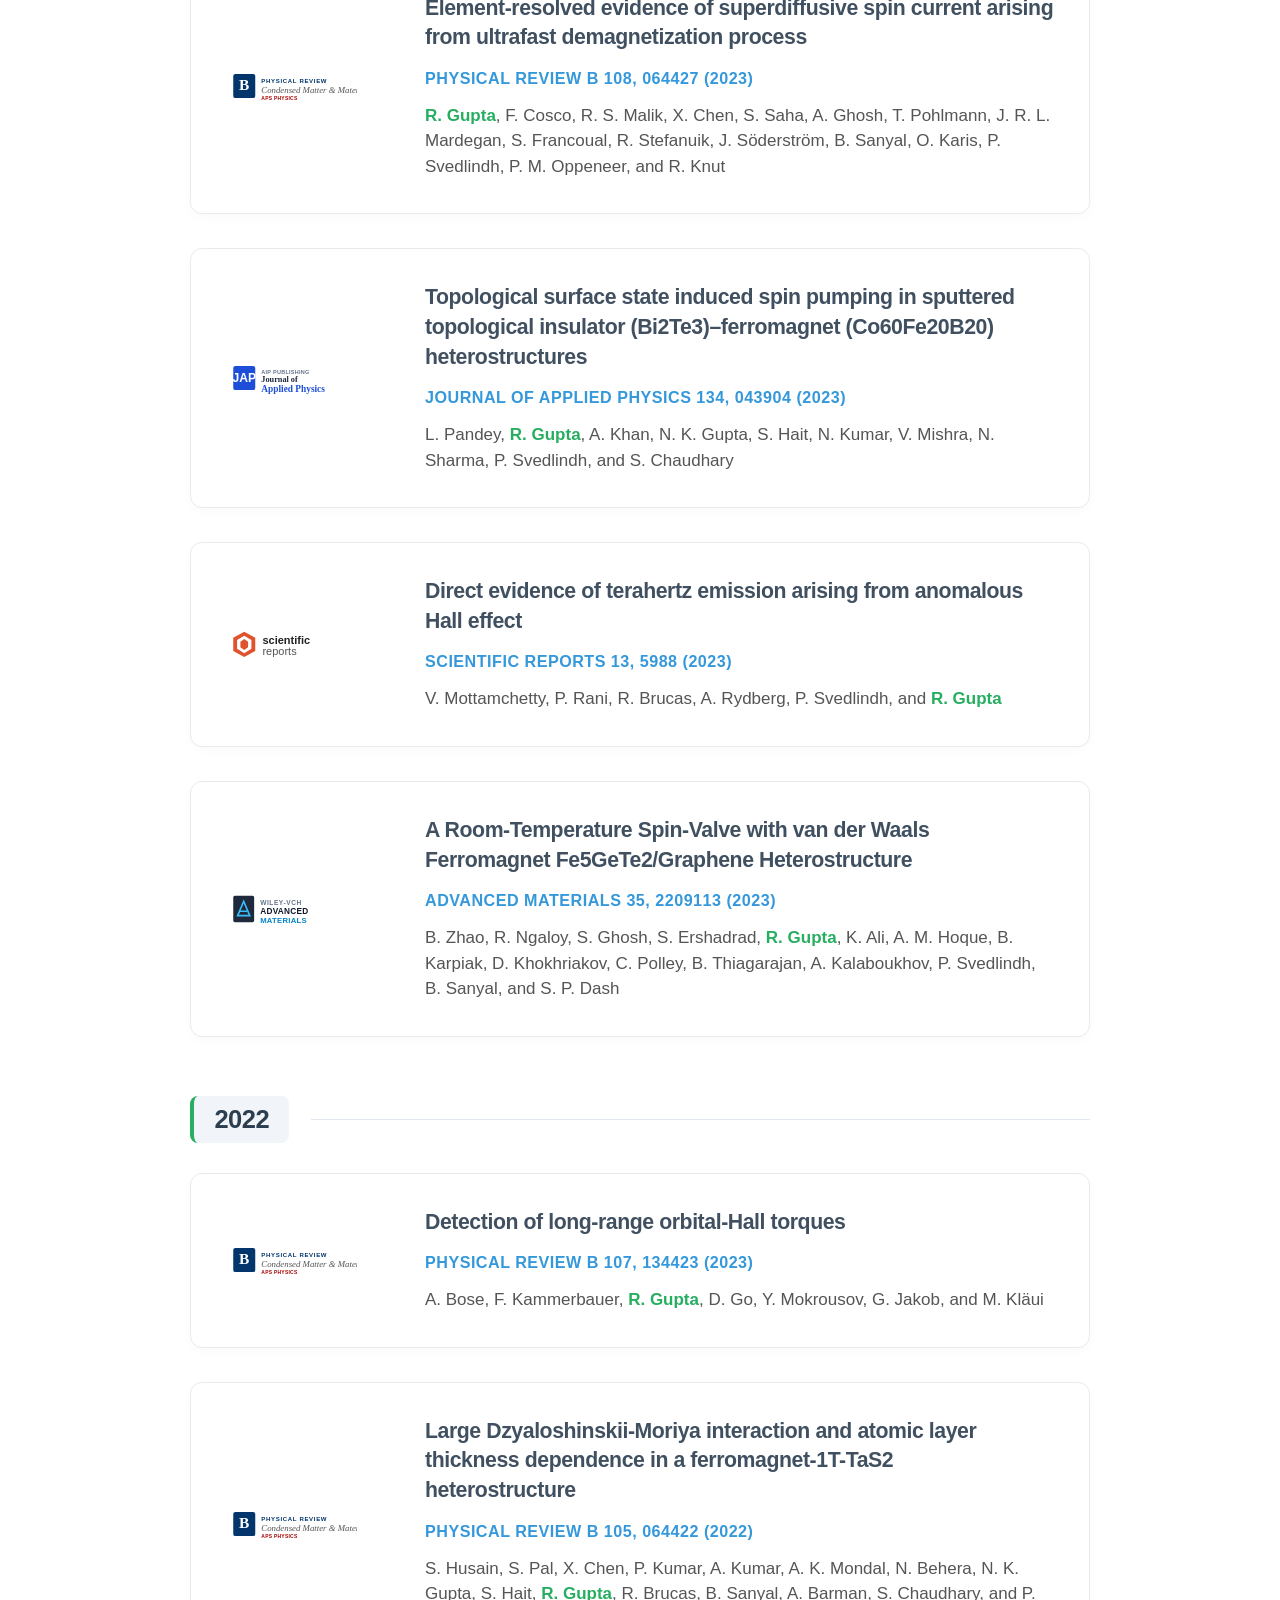
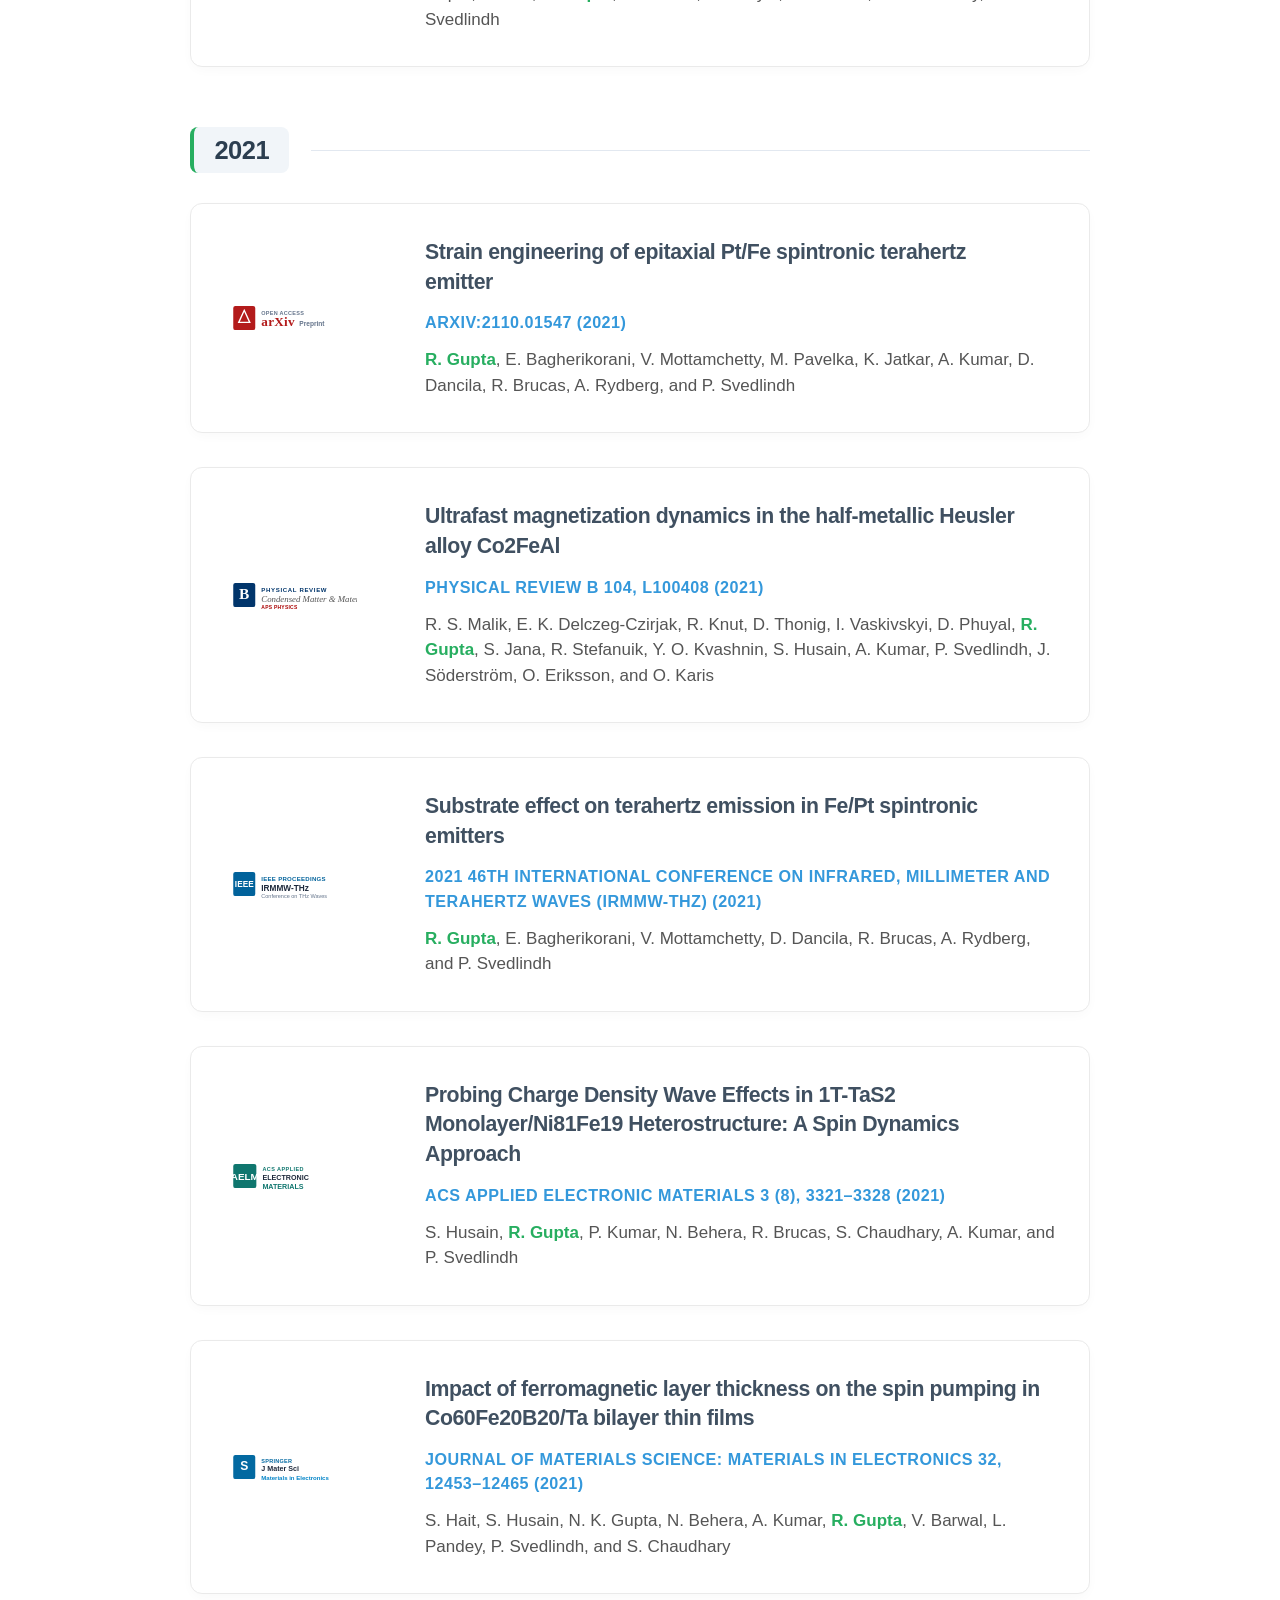
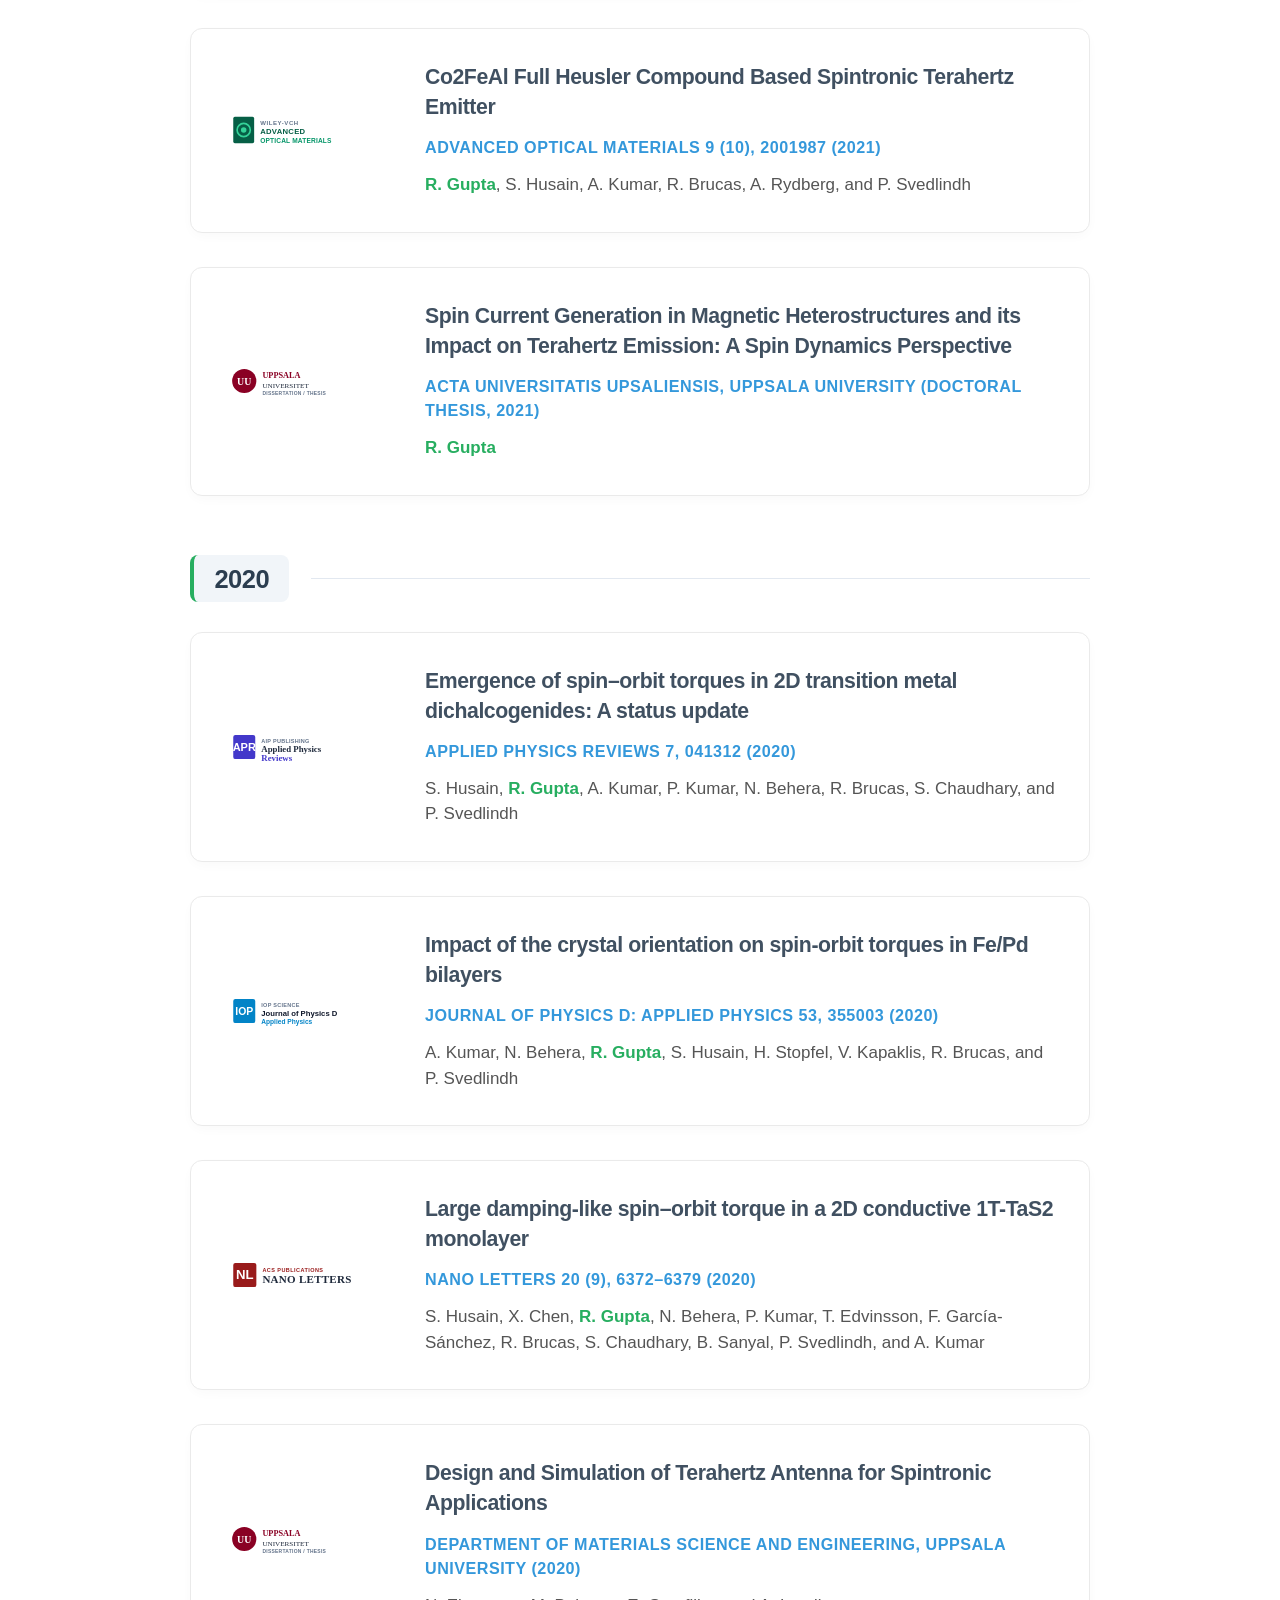
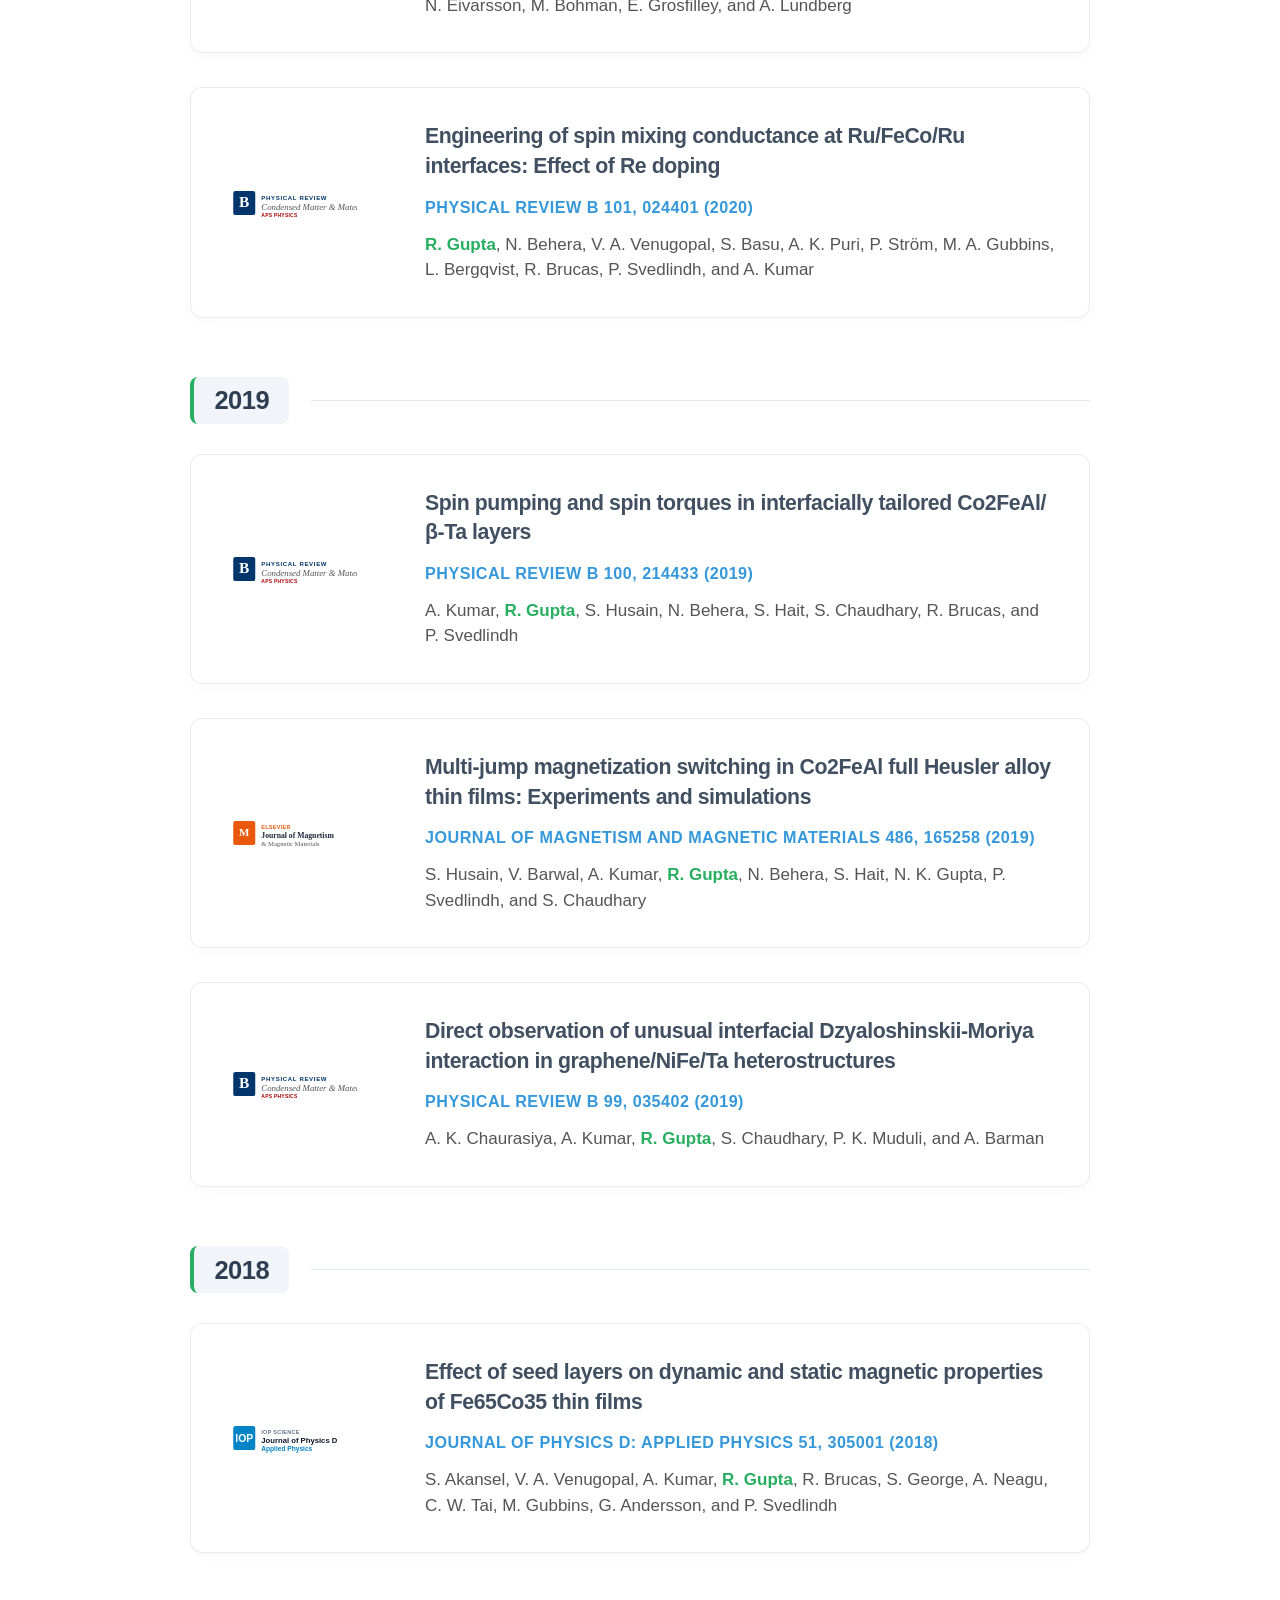
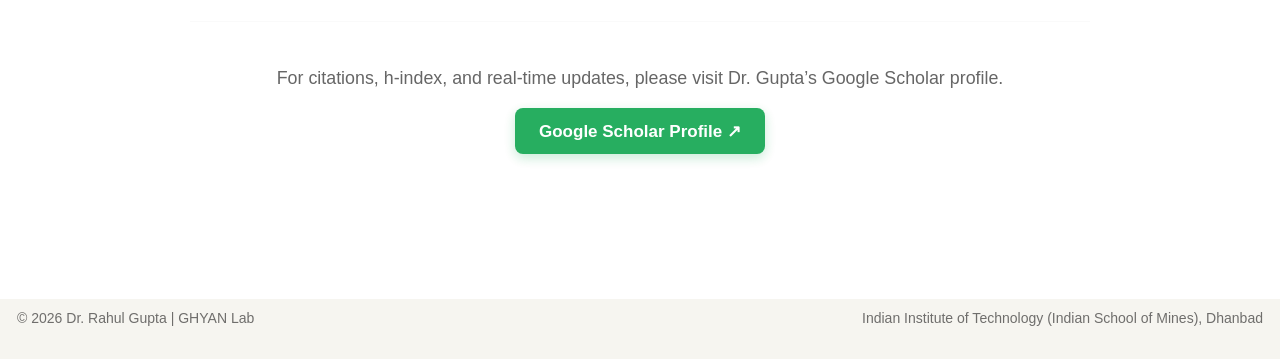
<file: docs/publications.html>
<!DOCTYPE html>
<html xmlns="http://www.w3.org/1999/xhtml" lang="en" xml:lang="en"><head>

<meta charset="utf-8">
<meta name="generator" content="quarto-1.10.19">

<meta name="viewport" content="width=device-width, initial-scale=1.0, user-scalable=yes">


<title>Publications – GHYAN</title>
<style>
/* Default styles provided by pandoc.
** See https://pandoc.org/MANUAL.html#variables-for-html for config info.
*/
span.smallcaps{font-variant: small-caps;}
div.columns{display: flex; gap: 1.5em;}
div.column{flex: auto;}
@media screen {
div.columns{gap: min(4vw, 1.5em);}
div.column{overflow-x: auto;}
}
div.hanging-indent{margin-left: 1.5em; text-indent: -1.5em;}
ul.task-list{list-style: none;}
ul.task-list li input[type="checkbox"] {
  width: 0.8em;
  margin: 0 0.8em 0.2em -1em; /* quarto-specific, see https://github.com/quarto-dev/quarto-cli/issues/4556 */ 
  vertical-align: middle;
}
</style>


<script src="site_libs/quarto-nav/quarto-nav.js"></script>
<script src="site_libs/quarto-nav/headroom.min.js"></script>
<script src="site_libs/clipboard/clipboard.min.js"></script>
<script src="site_libs/quarto-search/autocomplete.umd.js"></script>
<script src="site_libs/quarto-search/fuse.min.js"></script>
<script src="site_libs/quarto-search/quarto-search.js"></script>
<meta name="quarto:offset" content="./">
<link href="./images/Favicon_Dark.png" rel="icon" type="image/png">
<script src="site_libs/quarto-html/quarto.js" type="module"></script>
<script src="site_libs/quarto-html/tabsets/tabsets.js" type="module"></script>
<script src="site_libs/quarto-html/popper.min.js"></script>
<script src="site_libs/quarto-html/tippy.umd.min.js"></script>
<script src="site_libs/quarto-html/anchor.min.js"></script>
<link href="site_libs/quarto-html/tippy.css" rel="stylesheet">
<link href="site_libs/quarto-html/quarto-syntax-highlighting-bf27225e3a48a9273f3daa8f8e829971.css" rel="stylesheet" id="quarto-text-highlighting-styles">
<script src="site_libs/bootstrap/bootstrap.min.js"></script>
<link href="site_libs/bootstrap/bootstrap-icons.css" rel="stylesheet">
<link href="site_libs/bootstrap/bootstrap-09ae34166259c9c5181498a9d4bf5214.min.css" rel="stylesheet" append-hash="true" id="quarto-bootstrap" data-mode="light">
<script id="quarto-search-options" type="application/json">{
  "location": "navbar",
  "copy-button": false,
  "collapse-after": 3,
  "panel-placement": "end",
  "type": "overlay",
  "limit": 50,
  "keyboard-shortcut": [
    "f",
    "/",
    "s"
  ],
  "show-item-context": false,
  "language": {
    "search-no-results-text": "No results",
    "search-matching-documents-text": "matching documents",
    "search-copy-link-title": "Copy link to search",
    "search-hide-matches-text": "Hide additional matches",
    "search-more-match-text": "more match in this document",
    "search-more-matches-text": "more matches in this document",
    "search-clear-button-title": "Clear",
    "search-text-placeholder": "",
    "search-detached-cancel-button-title": "Cancel",
    "search-submit-button-title": "Submit",
    "search-label": "Search"
  }
}</script>


<link rel="stylesheet" href="styles.css">
</head>

<body class="nav-fixed quarto-light">

<div id="quarto-search-results"></div>
  <header id="quarto-header" class="headroom fixed-top">
    <nav class="navbar navbar-expand-lg " data-bs-theme="dark">
      <div class="navbar-container container-fluid">
      <div class="navbar-brand-container mx-auto">
    <a href="./index.html" class="navbar-brand navbar-brand-logo">
    <img src="./images/Main Logo.png" alt="" class="navbar-logo light-content">
    <img src="./images/Main Logo.png" alt="" class="navbar-logo dark-content">
    </a>
  </div>
          <button class="navbar-toggler" type="button" data-bs-toggle="collapse" data-bs-target="#navbarCollapse" aria-controls="navbarCollapse" role="menu" aria-expanded="false" aria-label="Toggle navigation" onclick="if (window.quartoToggleHeadroom) { window.quartoToggleHeadroom(); }">
  <span class="navbar-toggler-icon"></span>
</button>
          <div class="collapse navbar-collapse" id="navbarCollapse">
            <ul class="navbar-nav navbar-nav-scroll ms-auto">
  <li class="nav-item">
    <a class="nav-link" href="./index.html"> 
<span class="menu-text">Home</span></a>
  </li>  
  <li class="nav-item">
    <a class="nav-link" href="./research.html"> 
<span class="menu-text">Research</span></a>
  </li>  
  <li class="nav-item">
    <a class="nav-link active" href="./publications.html" aria-current="page"> 
<span class="menu-text">Publications</span></a>
  </li>  
  <li class="nav-item">
    <a class="nav-link" href="./people.html"> 
<span class="menu-text">People</span></a>
  </li>  
  <li class="nav-item">
    <a class="nav-link" href="./teaching.html"> 
<span class="menu-text">Teaching</span></a>
  </li>  
  <li class="nav-item">
    <a class="nav-link" href="./gallery.html"> 
<span class="menu-text">Gallery</span></a>
  </li>  
  <li class="nav-item">
    <a class="nav-link" href="./news.html"> 
<span class="menu-text">News</span></a>
  </li>  
  <li class="nav-item">
    <a class="nav-link" href="./contact.html"> 
<span class="menu-text">Contact</span></a>
  </li>  
</ul>
          </div> <!-- /navcollapse -->
            <div class="quarto-navbar-tools">
</div>
      </div> <!-- /container-fluid -->
    </nav>
</header>
<!-- content -->
<div id="quarto-content" class="quarto-container page-columns page-rows-contents page-layout-full page-navbar">
<!-- sidebar -->
<!-- margin-sidebar -->
    
<!-- main -->
<main class="content column-page" id="quarto-document-content">

<header id="title-block-header" class="quarto-title-block default">
<div class="quarto-title">
<h1 class="title">Publications</h1>
</div>



<div class="quarto-title-meta column-page">

    
  
    
  </div>
  


</header>


<style>
.section-jump-nav {
  display: flex;
  justify-content: center;
  align-items: center;
  flex-wrap: wrap;
  gap: 12px;
  margin: 1.5rem auto 2rem auto;
}

.section-jump-link {
  display: inline-flex;
  align-items: center;
  gap: 8px;
  padding: 8px 18px;
  border: 1px solid #e5e7eb;
  border-radius: 50px;
  background: #ffffff;
  color: #334155;
  text-decoration: none !important;
  font-size: 0.92rem;
  font-weight: 600;
  box-shadow: 0 2px 6px rgba(0, 0, 0, 0.04);
  transition: all 0.2s ease;
}

.section-jump-link:hover {
  transform: translateY(-2px);
  box-shadow: 0 6px 16px rgba(0, 0, 0, 0.08);
}

.scholar-link {
  color: #1d4ed8 !important;
  border-color: #bfdbfe;
}
.scholar-link:hover {
  background: #eff6ff;
  border-color: #3b82f6;
  color: #1e40af !important;
}

.orcid-link {
  color: #4d7c0f !important;
  border-color: #d9f99d;
}
.orcid-link:hover {
  background: #f7fee7;
  border-color: #a6ce39;
  color: #365314 !important;
}

.wos-link {
  color: #4f46e5 !important;
  border-color: #c7d2fe;
}
.wos-link:hover {
  background: #eef2ff;
  border-color: #6366f1;
  color: #3730a3 !important;
}
</style>

<div style="text-align: center; max-width: 850px; margin: 0 auto 3rem auto;">
  <p style="font-size: 1.2rem; color: #555; line-height: 1.6; margin-bottom: 1.5rem;">
    Complete record of publications and scholarly articles at GHYAN Lab.
  </p>
  
  <div class="section-jump-nav">
    <a href="https://scholar.google.com/citations?hl=en&amp;user=RXq6sakAAAAJ&amp;view_op=list_works&amp;sortby=pubdate" target="_blank" rel="noopener noreferrer" class="section-jump-link scholar-link">
      <svg width="18" height="18" viewbox="0 0 24 24" fill="#4285F4"><path d="M12 24a12 12 0 1 1 0-24 12 12 0 0 1 0 24zm-.354-18.736a.65.65 0 0 0-.292.071L3.896 9.2a.652.652 0 0 0 0 1.144l7.458 3.865a.652.652 0 0 0 .592 0l6.762-3.504v5.42a.652.652 0 1 0 1.304 0v-6.07a.652.652 0 0 0-.356-.582L12.238 5.335a.65.65 0 0 0-.592 0zm.354 7.02l-5.632-2.918 5.632-2.919 5.632 2.919-5.632 2.918zm0 2.133a8.877 8.877 0 0 0-4.372 1.127.652.652 0 1 0 .668 1.122 7.575 7.575 0 0 1 7.408 0 .652.652 0 1 0 .668-1.122 8.877 8.877 0 0 0-4.372-1.127z"></path></svg>
      Google Scholar ↗
    </a>
    <a href="https://orcid.org/0000-0001-6523-3161" target="_blank" rel="noopener noreferrer" class="section-jump-link orcid-link">
      <svg width="18" height="18" viewbox="0 0 24 24" fill="#a6ce39"><path d="M12 0C5.372 0 0 5.372 0 12s5.372 12 12 12 12-5.372 12-12S18.628 0 12 0zM7.369 4.378c.525 0 .947.431.947.947s-.422.947-.947.947a.95.95 0 0 1-.948-.947c0-.516.422-.947.948-.947zm-.722 3.038h1.444v10.041H6.647V7.416zm3.562 0h3.9c3.712 0 5.344 2.653 5.344 5.025 0 2.578-2.016 5.016-5.325 5.016h-3.919V7.416zm1.444 1.303v7.444h2.297c3.272 0 4.022-2.484 4.022-3.722 0-2.016-1.284-3.722-4.097-3.722h-2.222z"></path></svg>
      ORCID ↗
    </a>
    <a href="https://www.webofscience.com/wos/author/record/IQS-3298-2023" target="_blank" rel="noopener noreferrer" class="section-jump-link wos-link">
      <svg width="18" height="18" viewbox="0 0 24 24" fill="none" stroke="currentColor" stroke-width="2"><path d="M12 2L2 7l10 5 10-5-10-5zM2 17l10 5 10-5M2 12l10 5 10-5"></path></svg>
      Web of Science ↗
    </a>
  </div>
</div>

<div id="publications-list"></div>
<div class="pub-year-section">
  <div class="pub-year-header">
    <span class="pub-year-badge">2026</span>
    <div class="pub-year-line"></div>
  </div>

<!-- PAPER 7 -->
<a href="https://arxiv.org/abs/2401.10123" target="_blank" rel="noopener noreferrer" class="pub-card">
  <div class="pub-img-wrapper">
    <img src="images/journals/scirep.svg" alt="Scientific Reports">
  </div>
  <div class="pub-content">
    <h3 class="pub-title anchored">Terahertz emission from α-W/CoFe epitaxial spintronic emitters</h3>
    <div class="pub-journal">Scientific Reports (Accepted, 2026)</div>
    <p class="pub-authors">V. Mottamchetty, R. Brucas, A. L. Ravensburg, R. Maciel, D. Thonig, J. Henk, <strong style="color: #27ae60;">R. Gupta</strong>, M. A. Roos, C. W. Tai, V. Kapaklis, and Peter Svedlindh</p>
  </div>
</a>

<!-- PAPER 1 -->
<a href="https://doi.org/10.1002/adfm.202600059" target="_blank" rel="noopener noreferrer" class="pub-card">
  <div class="pub-img-wrapper">
    <img src="images/journals/adfm.svg" alt="Advanced Functional Materials">
  </div>
  <div class="pub-content">
    <h3 class="pub-title anchored">Three‐Dimensional Anomalous Hall Sensing Enabled By Spin–Orbit Torque Driven Domain Reconfiguration In Chiral Multilayers</h3>
    <div class="pub-journal">Advanced Functional Materials 36 (70), 2600059 (2026)</div>
    <p class="pub-authors">S. Koraltan, <strong style="color: #27ae60;">R. Gupta</strong>, R. P. Pradeep, F. Kammerbauer, I. Kononenko, K. Prügl, M. Kirsch, B. Aichner, S. Helbig, F. Bruckner, C. Abert, A. O. Mandru, A. Satz, G. Jakob, H. J. Hug, M. Kläui, and D. Suess</p>
  </div>
</a>

</div>

<div class="pub-year-section">
  <div class="pub-year-header">
    <span class="pub-year-badge">2025</span>
    <div class="pub-year-line"></div>
  </div>

<!-- PAPER 2 -->
<a href="https://doi.org/10.1021/acs.nanolett.5c02641" target="_blank" rel="noopener noreferrer" class="pub-card">
  <div class="pub-img-wrapper">
    <img src="images/journals/nanolett.svg" alt="Nano Letters">
  </div>
  <div class="pub-content">
    <h3 class="pub-title anchored">Identification of orbital pumping from spin pumping and rectification effects</h3>
    <div class="pub-journal">Nano Letters 25 (36), 13462–13467 (2025)</div>
    <p class="pub-authors">N. Keller, A. Bose, N. Soya, E. Hauth, F. Kammerbauer, <strong style="color: #27ae60;">R. Gupta</strong>, H. Hayashi, H. Kashiki, G. Jakob, S. Krishnia, K. Ando, and M. Kläui</p>
  </div>
</a>

<!-- PAPER 3 -->
<a href="https://arxiv.org/abs/2508.16339" target="_blank" rel="noopener noreferrer" class="pub-card">
  <div class="pub-img-wrapper">
    <img src="images/journals/arxiv.svg" alt="arXiv:2508.16339">
  </div>
  <div class="pub-content">
    <h3 class="pub-title anchored">Itinerant orbital Hall effect mechanism leading to large negative orbital torques from light metal vanadium</h3>
    <div class="pub-journal">arXiv:2508.16339 (2025)</div>
    <p class="pub-authors">N. Vijayan, D. Kumar, A. Du, M. Sastges, L. Gao, Z. Xiao, D. Go, J. O. L. Martin, H. I. Wang, D. Jo, P. M. Oppeneer, <strong style="color: #27ae60;">R. Gupta</strong>, G. Jakob, S. Krishnia, Y. Mokrousov, and M. Kläui
    </p>
  </div>
</a>

<!-- PAPER 4 -->
<a href="https://doi.org/10.1021/acs.nanolett.4c06056" target="_blank" rel="noopener noreferrer" class="pub-card">
  <div class="pub-img-wrapper">
    <img src="images/journals/nanolett.svg" alt="Nano Letters">
  </div>
  <div class="pub-content">
    <h3 class="pub-title anchored">Nonreciprocity in magnon mediated charge-spin-orbital current interconversion</h3>
    <div class="pub-journal">Nano Letters 25 (8), 3247–3252 (2025)</div>
    <p class="pub-authors">J. O. Ledesma-Martin, E. Galindez-Ruales, S. Krishnia, F. Fuhrmann, M. D. Tran, <strong style="color: #27ae60;">R. Gupta</strong>, M. Gasser, D. Go, A. Kamra, G. Jakob, Y. Mokrousov, and M. Kläui</p>
  </div>
</a>

<!-- PAPER 5 -->
<a href="https://doi.org/10.1038/s41467-024-55437-x" target="_blank" rel="noopener noreferrer" class="pub-card">
  <div class="pub-img-wrapper">
    <img src="images/journals/nature-comms.svg" alt="Nature Communications">
  </div>
  <div class="pub-content">
    <h3 class="pub-title anchored">Harnessing orbital Hall effect in spin-orbit torque MRAM</h3>
    <div class="pub-journal">Nature Communications 16, 130 (2025)</div>
    <p class="pub-authors"><strong style="color: #27ae60;">R. Gupta</strong>, C. Bouard, F. Kammerbauer, J. O. Ledesma-Martin, A. Bose, I. Kononenko, S. Martin, P. Usé, G. Jakob, M. Drouard, and M. Kläui</p>
  </div>
</a>

</div>

<div class="pub-year-section">
  <div class="pub-year-header">
    <span class="pub-year-badge">2024</span>
    <div class="pub-year-line"></div>
  </div>

<!-- PAPER 6 -->
<a href="https://doi.org/10.1021/acsnano.3c07462" target="_blank" rel="noopener noreferrer" class="pub-card">
  <div class="pub-img-wrapper">
    <img src="images/journals/acsnano.svg" alt="ACS Nano">
  </div>
  <div class="pub-content">
    <h3 class="pub-title anchored">Strong In-Plane Magnetization and Spin Polarization in (Co0.15Fe0.85)5GeTe2/Graphene van der Waals Heterostructure Spin-Valve at Room Temperature</h3>
    <div class="pub-journal">ACS Nano 18 (7), 5240–5248 (2024)</div>
    <p class="pub-authors">R. Ngaloy, B. Zhao, S. Ershadrad, <strong style="color: #27ae60;">R. Gupta</strong>, M. Davoudiniya, L. Bainsla, L. Sjöström, M. A. Hoque, A. Kalaboukhov, P. Svedlindh, B. Sanyal, and S. P. Dash</p>
  </div>
</a>

<!-- PAPER 8 -->
<a href="https://www.vr.se/english/swecris.html#/project/2023-06605_VR" target="_blank" rel="noopener noreferrer" class="pub-card">
  <div class="pub-img-wrapper">
    <img src="images/journals/vr.svg" alt="Swedish Research Council (VR)">
  </div>
  <div class="pub-content">
    <h3 class="pub-title anchored">T-SHNO: Terahertz Spin Hall Nano Oscillator</h3>
    <div class="pub-journal">Swedish Research Council (VR) Grant 2023-06605 (2024)</div>
    <p class="pub-authors"><strong style="color: #27ae60;">R. Gupta</strong></p>
  </div>
</a>

</div>

<div class="pub-year-section">
  <div class="pub-year-header">
    <span class="pub-year-badge">2023</span>
    <div class="pub-year-line"></div>
  </div>

<!-- PAPER 9 -->
<a href="https://doi.org/10.1103/physrevapplied.20.044079" target="_blank" rel="noopener noreferrer" class="pub-card">
  <div class="pub-img-wrapper">
    <img src="images/journals/prapplied.svg" alt="Physical Review Applied">
  </div>
  <div class="pub-content">
    <h3 class="pub-title anchored">Single-device offset-free magnetic field sensing with tunable sensitivity and linear range based on spin-orbit torques</h3>
    <div class="pub-journal">Physical Review Applied 20, 044079 (2023)</div>
    <p class="pub-authors">S. Koraltan, C. Schmitt, F. Bruckner, C. Abert, K. Prügl, M. Kirsch, <strong style="color: #27ae60;">R. Gupta</strong>, S. Zeilinger, J. M. Salazar-Mejía, M. Agrawal, J. Güttinger, A. Satz, G. Jakob, M. Kläui, and D. Suess</p>
  </div>
</a>

<!-- PAPER 10 -->
<a href="https://doi.org/10.1103/physrevb.108.064427" target="_blank" rel="noopener noreferrer" class="pub-card">
  <div class="pub-img-wrapper">
    <img src="images/journals/prb.svg" alt="Physical Review B">
  </div>
  <div class="pub-content">
    <h3 class="pub-title anchored">Element-resolved evidence of superdiffusive spin current arising from ultrafast demagnetization process</h3>
    <div class="pub-journal">Physical Review B 108, 064427 (2023)</div>
    <p class="pub-authors"><strong style="color: #27ae60;">R. Gupta</strong>, F. Cosco, R. S. Malik, X. Chen, S. Saha, A. Ghosh, T. Pohlmann, J. R. L. Mardegan, S. Francoual, R. Stefanuik, J. Söderström, B. Sanyal, O. Karis, P. Svedlindh, P. M. Oppeneer, and R. Knut</p>
  </div>
</a>

<!-- PAPER 11 -->
<a href="https://doi.org/10.1063/5.0156982" target="_blank" rel="noopener noreferrer" class="pub-card">
  <div class="pub-img-wrapper">
    <img src="images/journals/jap.svg" alt="Journal of Applied Physics">
  </div>
  <div class="pub-content">
    <h3 class="pub-title anchored">Topological surface state induced spin pumping in sputtered topological insulator (Bi2Te3)–ferromagnet (Co60Fe20B20) heterostructures</h3>
    <div class="pub-journal">Journal of Applied Physics 134, 043904 (2023)</div>
    <p class="pub-authors">L. Pandey, <strong style="color: #27ae60;">R. Gupta</strong>, A. Khan, N. K. Gupta, S. Hait, N. Kumar, V. Mishra, N. Sharma, P. Svedlindh, and S. Chaudhary</p>
  </div>
</a>

<!-- PAPER 12 -->
<a href="https://doi.org/10.1038/s41598-023-33143-w" target="_blank" rel="noopener noreferrer" class="pub-card">
  <div class="pub-img-wrapper">
    <img src="images/journals/scirep.svg" alt="Scientific Reports">
  </div>
  <div class="pub-content">
    <h3 class="pub-title anchored">Direct evidence of terahertz emission arising from anomalous Hall effect</h3>
    <div class="pub-journal">Scientific Reports 13, 5988 (2023)</div>
    <p class="pub-authors">V. Mottamchetty, P. Rani, R. Brucas, A. Rydberg, P. Svedlindh, and <strong style="color: #27ae60;">R. Gupta</strong></p>
  </div>
</a>

<!-- PAPER 13 -->
<a href="https://doi.org/10.1002/adma.202209113" target="_blank" rel="noopener noreferrer" class="pub-card">
  <div class="pub-img-wrapper">
    <img src="images/journals/adma.svg" alt="Advanced Materials">
  </div>
  <div class="pub-content">
    <h3 class="pub-title anchored">A Room‐Temperature Spin‐Valve with van der Waals Ferromagnet Fe5GeTe2/Graphene Heterostructure</h3>
    <div class="pub-journal">Advanced Materials 35, 2209113 (2023)</div>
    <p class="pub-authors">B. Zhao, R. Ngaloy, S. Ghosh, S. Ershadrad, <strong style="color: #27ae60;">R. Gupta</strong>, K. Ali, A. M. Hoque, B. Karpiak, D. Khokhriakov, C. Polley, B. Thiagarajan, A. Kalaboukhov, P. Svedlindh, B. Sanyal, and S. P. Dash</p>
  </div>
</a>

</div>

<div class="pub-year-section">
  <div class="pub-year-header">
    <span class="pub-year-badge">2022</span>
    <div class="pub-year-line"></div>
  </div>


<!-- PAPER 14 -->
<a href="https://doi.org/10.1103/physrevb.107.134423" target="_blank" rel="noopener noreferrer" class="pub-card">
  <div class="pub-img-wrapper">
    <img src="images/journals/prb.svg" alt="Physical Review B">
  </div>
  <div class="pub-content">
    <h3 class="pub-title anchored">Detection of long-range orbital-Hall torques</h3>
    <div class="pub-journal">Physical Review B 107, 134423 (2023)</div>
    <p class="pub-authors">A. Bose, F. Kammerbauer, <strong style="color: #27ae60;">R. Gupta</strong>, D. Go, Y. Mokrousov, G. Jakob, and M. Kläui</p>
  </div>
</a>
<!-- PAPER 15 -->
<a href="https://doi.org/10.1103/physrevb.105.064422" target="_blank" rel="noopener noreferrer" class="pub-card">
  <div class="pub-img-wrapper">
    <img src="images/journals/prb.svg" alt="Physical Review B">
  </div>
  <div class="pub-content">
    <h3 class="pub-title anchored">Large Dzyaloshinskii-Moriya interaction and atomic layer thickness dependence in a ferromagnet-1T-TaS2 heterostructure</h3>
    <div class="pub-journal">Physical Review B 105, 064422 (2022)</div>
    <p class="pub-authors">S. Husain, S. Pal, X. Chen, P. Kumar, A. Kumar, A. K. Mondal, N. Behera, N. K. Gupta, S. Hait, <strong style="color: #27ae60;">R. Gupta</strong>, R. Brucas, B. Sanyal, A. Barman, S. Chaudhary, and P. Svedlindh</p>
  </div>
</a>

</div>

<div class="pub-year-section">
  <div class="pub-year-header">
    <span class="pub-year-badge">2021</span>
    <div class="pub-year-line"></div>
  </div>

<!-- PAPER 16 -->
<a href="https://arxiv.org/abs/2110.01547" target="_blank" rel="noopener noreferrer" class="pub-card">
  <div class="pub-img-wrapper">
    <img src="images/journals/arxiv.svg" alt="arXiv:2110.01547">
  </div>
  <div class="pub-content">
    <h3 class="pub-title anchored">Strain engineering of epitaxial Pt/Fe spintronic terahertz emitter</h3>
    <div class="pub-journal">arXiv:2110.01547 (2021)</div>
    <p class="pub-authors"><strong style="color: #27ae60;">R. Gupta</strong>, E. Bagherikorani, V. Mottamchetty, M. Pavelka, K. Jatkar, A. Kumar, D. Dancila, R. Brucas, A. Rydberg, and P. Svedlindh</p>
  </div>
</a>

<!-- PAPER 17 -->
<a href="https://doi.org/10.1103/physrevb.104.l100408" target="_blank" rel="noopener noreferrer" class="pub-card">
  <div class="pub-img-wrapper">
    <img src="images/journals/prb.svg" alt="Physical Review B">
  </div>
  <div class="pub-content">
    <h3 class="pub-title anchored">Ultrafast magnetization dynamics in the half-metallic Heusler alloy Co2FeAl</h3>
    <div class="pub-journal">Physical Review B 104, L100408 (2021)</div>
    <p class="pub-authors">R. S. Malik, E. K. Delczeg-Czirjak, R. Knut, D. Thonig, I. Vaskivskyi, D. Phuyal, <strong style="color: #27ae60;">R. Gupta</strong>, S. Jana, R. Stefanuik, Y. O. Kvashnin, S. Husain, A. Kumar, P. Svedlindh, J. Söderström, O. Eriksson, and O. Karis</p>
  </div>
</a>

<!-- PAPER 18 -->
<a href="https://doi.org/10.1109/irmmw-thz50926.2021.9567421" target="_blank" rel="noopener noreferrer" class="pub-card">
  <div class="pub-img-wrapper">
    <img src="images/journals/irmmw.svg" alt="IEEE IRMMW-THz">
  </div>
  <div class="pub-content">
    <h3 class="pub-title anchored">Substrate effect on terahertz emission in Fe/Pt spintronic emitters</h3>
    <div class="pub-journal">2021 46th International Conference on Infrared, Millimeter and Terahertz Waves (IRMMW-THz) (2021)</div>
    <p class="pub-authors"><strong style="color: #27ae60;">R. Gupta</strong>, E. Bagherikorani, V. Mottamchetty, D. Dancila, R. Brucas, A. Rydberg, and P. Svedlindh</p>
  </div>
</a>

<!-- PAPER 19 -->
<a href="https://doi.org/10.1021/acsaelm.1c00214" target="_blank" rel="noopener noreferrer" class="pub-card">
  <div class="pub-img-wrapper">
    <img src="images/journals/acsaelm.svg" alt="ACS Applied Electronic Materials">
  </div>
  <div class="pub-content">
    <h3 class="pub-title anchored">Probing Charge Density Wave Effects in 1T-TaS2 Monolayer/Ni81Fe19 Heterostructure: A Spin Dynamics Approach</h3>
    <div class="pub-journal">ACS Applied Electronic Materials 3 (8), 3321–3328 (2021)</div>
    <p class="pub-authors">S. Husain, <strong style="color: #27ae60;">R. Gupta</strong>, P. Kumar, N. Behera, R. Brucas, S. Chaudhary, A. Kumar, and P. Svedlindh</p>
  </div>
</a>

<!-- PAPER 20 -->
<a href="https://doi.org/10.1007/s10854-021-05876-9" target="_blank" rel="noopener noreferrer" class="pub-card">
  <div class="pub-img-wrapper">
    <img src="images/journals/jmse.svg" alt="Journal of Materials Science: Materials in Electronics">
  </div>
  <div class="pub-content">
    <h3 class="pub-title anchored">Impact of ferromagnetic layer thickness on the spin pumping in Co60Fe20B20/Ta bilayer thin films</h3>
    <div class="pub-journal">Journal of Materials Science: Materials in Electronics 32, 12453–12465 (2021)</div>
    <p class="pub-authors">S. Hait, S. Husain, N. K. Gupta, N. Behera, A. Kumar, <strong style="color: #27ae60;">R. Gupta</strong>, V. Barwal, L. Pandey, P. Svedlindh, and S. Chaudhary</p>
  </div>
</a>

<!-- PAPER 21 -->
<a href="https://doi.org/10.1002/adom.202001987" target="_blank" rel="noopener noreferrer" class="pub-card">
  <div class="pub-img-wrapper">
    <img src="images/journals/adom.svg" alt="Advanced Optical Materials">
  </div>
  <div class="pub-content">
    <h3 class="pub-title anchored">Co2FeAl Full Heusler Compound Based Spintronic Terahertz Emitter</h3>
    <div class="pub-journal">Advanced Optical Materials 9 (10), 2001987 (2021)</div>
    <p class="pub-authors"><strong style="color: #27ae60;">R. Gupta</strong>, S. Husain, A. Kumar, R. Brucas, A. Rydberg, and P. Svedlindh</p>
  </div>
</a>

<!-- PAPER 22 -->
<a href="https://urn.kb.se/resolve?urn=urn:nbn:se:uu:diva-436660" target="_blank" rel="noopener noreferrer" class="pub-card">
  <div class="pub-img-wrapper">
    <img src="images/journals/uu.svg" alt="Uppsala University Doctoral Thesis">
  </div>
  <div class="pub-content">
    <h3 class="pub-title anchored">Spin Current Generation in Magnetic Heterostructures and its Impact on Terahertz Emission: A Spin Dynamics Perspective</h3>
    <div class="pub-journal">Acta Universitatis Upsaliensis, Uppsala University (Doctoral Thesis, 2021)</div>
    <p class="pub-authors"><strong style="color: #27ae60;">R. Gupta</strong></p>
  </div>
</a>

</div>

<div class="pub-year-section">
  <div class="pub-year-header">
    <span class="pub-year-badge">2020</span>
    <div class="pub-year-line"></div>
  </div>

<!-- PAPER 23 -->
<a href="https://doi.org/10.1063/5.0025318" target="_blank" rel="noopener noreferrer" class="pub-card">
  <div class="pub-img-wrapper">
    <img src="images/journals/apr.svg" alt="Applied Physics Reviews">
  </div>
  <div class="pub-content">
    <h3 class="pub-title anchored">Emergence of spin–orbit torques in 2D transition metal dichalcogenides: A status update</h3>
    <div class="pub-journal">Applied Physics Reviews 7, 041312 (2020)</div>
    <p class="pub-authors">S. Husain, <strong style="color: #27ae60;">R. Gupta</strong>, A. Kumar, P. Kumar, N. Behera, R. Brucas, S. Chaudhary, and P. Svedlindh</p>
  </div>
</a>

<!-- PAPER 24 -->
<a href="https://doi.org/10.1088/1361-6463/ab8ed9" target="_blank" rel="noopener noreferrer" class="pub-card">
  <div class="pub-img-wrapper">
    <img src="images/journals/jpd.svg" alt="Journal of Physics D: Applied Physics">
  </div>
  <div class="pub-content">
    <h3 class="pub-title anchored">Impact of the crystal orientation on spin-orbit torques in Fe/Pd bilayers</h3>
    <div class="pub-journal">Journal of Physics D: Applied Physics 53, 355003 (2020)</div>
    <p class="pub-authors">A. Kumar, N. Behera, <strong style="color: #27ae60;">R. Gupta</strong>, S. Husain, H. Stopfel, V. Kapaklis, R. Brucas, and P. Svedlindh</p>
  </div>
</a>

<!-- PAPER 25 -->
<a href="https://doi.org/10.1021/acs.nanolett.0c01955" target="_blank" rel="noopener noreferrer" class="pub-card">
  <div class="pub-img-wrapper">
    <img src="images/journals/nanolett.svg" alt="Nano Letters">
  </div>
  <div class="pub-content">
    <h3 class="pub-title anchored">Large damping-like spin–orbit torque in a 2D conductive 1T-TaS2 monolayer</h3>
    <div class="pub-journal">Nano Letters 20 (9), 6372–6379 (2020)</div>
    <p class="pub-authors">S. Husain, X. Chen, <strong style="color: #27ae60;">R. Gupta</strong>, N. Behera, P. Kumar, T. Edvinsson, F. García-Sánchez, R. Brucas, S. Chaudhary, B. Sanyal, P. Svedlindh, and A. Kumar</p>
  </div>
</a>

<!-- PAPER 26 -->
<a href="https://urn.kb.se/resolve?urn=urn:nbn:se:uu:diva-415848" target="_blank" rel="noopener noreferrer" class="pub-card">
  <div class="pub-img-wrapper">
    <img src="images/journals/uu.svg" alt="Uppsala University Thesis">
  </div>
  <div class="pub-content">
    <h3 class="pub-title anchored">Design and Simulation of Terahertz Antenna for Spintronic Applications</h3>
    <div class="pub-journal">Department of Materials Science and Engineering, Uppsala University (2020)</div>
    <p class="pub-authors">N. Eivarsson, M. Bohman, E. Grosfilley, and A. Lundberg</p>
  </div>
</a>

<!-- PAPER 27 -->
<a href="https://doi.org/10.1103/physrevb.101.024401" target="_blank" rel="noopener noreferrer" class="pub-card">
  <div class="pub-img-wrapper">
    <img src="images/journals/prb.svg" alt="Physical Review B">
  </div>
  <div class="pub-content">
    <h3 class="pub-title anchored">Engineering of spin mixing conductance at Ru/FeCo/Ru interfaces: Effect of Re doping</h3>
    <div class="pub-journal">Physical Review B 101, 024401 (2020)</div>
    <p class="pub-authors"><strong style="color: #27ae60;">R. Gupta</strong>, N. Behera, V. A. Venugopal, S. Basu, A. K. Puri, P. Ström, M. A. Gubbins, L. Bergqvist, R. Brucas, P. Svedlindh, and A. Kumar</p>
  </div>
</a>

</div>

<div class="pub-year-section">
  <div class="pub-year-header">
    <span class="pub-year-badge">2019</span>
    <div class="pub-year-line"></div>
  </div>

<!-- PAPER 28 -->
<a href="https://doi.org/10.1103/physrevb.100.214433" target="_blank" rel="noopener noreferrer" class="pub-card">
  <div class="pub-img-wrapper">
    <img src="images/journals/prb.svg" alt="Physical Review B">
  </div>
  <div class="pub-content">
    <h3 class="pub-title anchored">Spin pumping and spin torques in interfacially tailored Co2FeAl/β-Ta layers</h3>
    <div class="pub-journal">Physical Review B 100, 214433 (2019)</div>
    <p class="pub-authors">A. Kumar, <strong style="color: #27ae60;">R. Gupta</strong>, S. Husain, N. Behera, S. Hait, S. Chaudhary, R. Brucas, and P. Svedlindh</p>
  </div>
</a>

<!-- PAPER 29 -->
<a href="https://doi.org/10.1016/j.jmmm.2019.165258" target="_blank" rel="noopener noreferrer" class="pub-card">
  <div class="pub-img-wrapper">
    <img src="images/journals/jmmm.svg" alt="Journal of Magnetism and Magnetic Materials">
  </div>
  <div class="pub-content">
    <h3 class="pub-title anchored">Multi-jump magnetization switching in Co2FeAl full Heusler alloy thin films: Experiments and simulations</h3>
    <div class="pub-journal">Journal of Magnetism and Magnetic Materials 486, 165258 (2019)</div>
    <p class="pub-authors">S. Husain, V. Barwal, A. Kumar, <strong style="color: #27ae60;">R. Gupta</strong>, N. Behera, S. Hait, N. K. Gupta, P. Svedlindh, and S. Chaudhary</p>
  </div>
</a>

<!-- PAPER 30 -->
<a href="https://doi.org/10.1103/physrevb.99.035402" target="_blank" rel="noopener noreferrer" class="pub-card">
  <div class="pub-img-wrapper">
    <img src="images/journals/prb.svg" alt="Physical Review B">
  </div>
  <div class="pub-content">
    <h3 class="pub-title anchored">Direct observation of unusual interfacial Dzyaloshinskii-Moriya interaction in graphene/NiFe/Ta heterostructures</h3>
    <div class="pub-journal">Physical Review B 99, 035402 (2019)</div>
    <p class="pub-authors">A. K. Chaurasiya, A. Kumar, <strong style="color: #27ae60;">R. Gupta</strong>, S. Chaudhary, P. K. Muduli, and A. Barman</p>
  </div>
</a>

</div>

<div class="pub-year-section">
  <div class="pub-year-header">
    <span class="pub-year-badge">2018</span>
    <div class="pub-year-line"></div>
  </div>

<!-- PAPER 31 -->
<a href="https://doi.org/10.1088/1361-6463/aaccc0" target="_blank" rel="noopener noreferrer" class="pub-card">
  <div class="pub-img-wrapper">
    <img src="images/journals/jpd.svg" alt="Journal of Physics D: Applied Physics">
  </div>
  <div class="pub-content">
    <h3 class="pub-title anchored">Effect of seed layers on dynamic and static magnetic properties of Fe65Co35 thin films</h3>
    <div class="pub-journal">Journal of Physics D: Applied Physics 51, 305001 (2018)</div>
    <p class="pub-authors">S. Akansel, V. A. Venugopal, A. Kumar, <strong style="color: #27ae60;">R. Gupta</strong>, R. Brucas, S. George, A. Neagu, C. W. Tai, M. Gubbins, G. Andersson, and P. Svedlindh</p>
  </div>
</a>

</div>

<hr style="margin: 4rem auto 2.5rem auto; border: 0; border-top: 1px solid #eaeaea; max-width: 900px;">
<div style="text-align: center; margin-bottom: 4rem;">
<p style="font-size: 1.05rem; color: #666; margin-bottom: 1rem;">
For citations, h-index, and real-time updates, please visit Dr.&nbsp;Gupta’s Google Scholar profile.
</p>
<p><a href="https://scholar.google.com/citations?hl=en&amp;user=RXq6sakAAAAJ&amp;view_op=list_works&amp;sortby=pubdate" target="_blank" style="display: inline-flex; align-items: center; gap: 0.5rem; background: #27ae60; color: #fff; padding: 0.6rem 1.4rem; border-radius: 8px; text-decoration: none; font-weight: 600; box-shadow: 0 4px 12px rgba(39, 174, 96, 0.25);"> Google Scholar Profile ↗ </a></p>
</div>



</main> <!-- /main -->
<script id="quarto-html-after-body" type="application/javascript">
  window.document.addEventListener("DOMContentLoaded", function (event) {
    const icon = "";
    const anchorJS = new window.AnchorJS();
    anchorJS.options = {
      placement: 'right',
      icon: icon
    };
    anchorJS.add('.anchored');
    const isCodeAnnotation = (el) => {
      for (const clz of el.classList) {
        if (clz.startsWith('code-annotation-')) {                     
          return true;
        }
      }
      return false;
    }
    const onCopySuccess = function(e) {
      // button target
      const button = e.trigger;
      // don't keep focus
      button.blur();
      // flash "checked"
      button.classList.add('code-copy-button-checked');
      var currentTitle = button.getAttribute("title");
      button.setAttribute("title", "Copied!");
      let tooltip;
      if (window.bootstrap) {
        button.setAttribute("data-bs-toggle", "tooltip");
        button.setAttribute("data-bs-placement", "left");
        button.setAttribute("data-bs-title", "Copied!");
        tooltip = new bootstrap.Tooltip(button, 
          { trigger: "manual", 
            customClass: "code-copy-button-tooltip",
            offset: [0, -8]});
        tooltip.show();    
      }
      setTimeout(function() {
        if (tooltip) {
          tooltip.hide();
          button.removeAttribute("data-bs-title");
          button.removeAttribute("data-bs-toggle");
          button.removeAttribute("data-bs-placement");
        }
        button.setAttribute("title", currentTitle);
        button.classList.remove('code-copy-button-checked');
      }, 1000);
      // clear code selection
      e.clearSelection();
    }
    const getTextToCopy = function(trigger) {
      const outerScaffold = trigger.parentElement.cloneNode(true);
      const codeEl = outerScaffold.querySelector('code');
      for (const childEl of codeEl.children) {
        if (isCodeAnnotation(childEl)) {
          childEl.remove();
        }
      }
      return codeEl.innerText;
    }
    const clipboard = new window.ClipboardJS('.code-copy-button:not([data-in-quarto-modal])', {
      text: getTextToCopy
    });
    clipboard.on('success', onCopySuccess);
    if (window.document.getElementById('quarto-embedded-source-code-modal')) {
      const clipboardModal = new window.ClipboardJS('.code-copy-button[data-in-quarto-modal]', {
        text: getTextToCopy,
        container: window.document.getElementById('quarto-embedded-source-code-modal')
      });
      clipboardModal.on('success', onCopySuccess);
    }
      var localhostRegex = new RegExp(/^(?:http|https):\/\/localhost\:?[0-9]*\//);
      var mailtoRegex = new RegExp(/^mailto:/);
        var filterRegex = new RegExp('/' + window.location.host + '/');
      var isInternal = (href) => {
          return filterRegex.test(href) || localhostRegex.test(href) || mailtoRegex.test(href);
      }
      // Inspect non-navigation links and adorn them if external
     var links = window.document.querySelectorAll('a[href]:not(.nav-link):not(.navbar-brand):not(.toc-action):not(.sidebar-link):not(.sidebar-item-toggle):not(.pagination-link):not(.no-external):not([aria-hidden]):not(.dropdown-item):not(.quarto-navigation-tool):not(.about-link)');
      for (var i=0; i<links.length; i++) {
        const link = links[i];
        if (!isInternal(link.href)) {
          // undo the damage that might have been done by quarto-nav.js in the case of
          // links that we want to consider external
          if (link.dataset.originalHref !== undefined) {
            link.href = link.dataset.originalHref;
          }
        }
      }
    function tippyHover(el, contentFn, onTriggerFn, onUntriggerFn) {
      const config = {
        allowHTML: true,
        maxWidth: 500,
        delay: 100,
        arrow: false,
        appendTo: function(el) {
            return el.parentElement;
        },
        interactive: true,
        interactiveBorder: 10,
        theme: 'quarto',
        placement: 'bottom-start',
      };
      if (contentFn) {
        config.content = contentFn;
      }
      if (onTriggerFn) {
        config.onTrigger = onTriggerFn;
      }
      if (onUntriggerFn) {
        config.onUntrigger = onUntriggerFn;
      }
      window.tippy(el, config); 
    }
    const noterefs = window.document.querySelectorAll('a[role="doc-noteref"]');
    for (var i=0; i<noterefs.length; i++) {
      const ref = noterefs[i];
      tippyHover(ref, function() {
        // use id or data attribute instead here
        let href = ref.getAttribute('data-footnote-href') || ref.getAttribute('href');
        try { href = new URL(href).hash; } catch {}
        const id = href.replace(/^#\/?/, "");
        const note = window.document.getElementById(id);
        if (note) {
          return note.innerHTML;
        } else {
          return "";
        }
      });
    }
    const xrefs = window.document.querySelectorAll('a.quarto-xref');
    const processXRef = (id, note) => {
      // Strip column container classes
      const stripColumnClz = (el) => {
        el.classList.remove("page-full", "page-columns");
        if (el.children) {
          for (const child of el.children) {
            stripColumnClz(child);
          }
        }
      }
      stripColumnClz(note)
      if (id === null || id.startsWith('sec-')) {
        // Special case sections, only their first couple elements
        const container = document.createElement("div");
        if (note.children && note.children.length > 2) {
          container.appendChild(note.children[0].cloneNode(true));
          for (let i = 1; i < note.children.length; i++) {
            const child = note.children[i];
            if (child.tagName === "P" && child.innerText === "") {
              continue;
            } else {
              container.appendChild(child.cloneNode(true));
              break;
            }
          }
          if (window.Quarto?.typesetMath) {
            window.Quarto.typesetMath(container);
          }
          return container.innerHTML
        } else {
          if (window.Quarto?.typesetMath) {
            window.Quarto.typesetMath(note);
          }
          return note.innerHTML;
        }
      } else {
        // Remove any anchor links if they are present
        const anchorLink = note.querySelector('a.anchorjs-link');
        if (anchorLink) {
          anchorLink.remove();
        }
        if (window.Quarto?.typesetMath) {
          window.Quarto.typesetMath(note);
        }
        if (note.classList.contains("callout")) {
          return note.outerHTML;
        } else {
          return note.innerHTML;
        }
      }
    }
    for (var i=0; i<xrefs.length; i++) {
      const xref = xrefs[i];
      tippyHover(xref, undefined, function(instance) {
        instance.disable();
        let url = xref.getAttribute('href');
        let hash = undefined; 
        if (url.startsWith('#')) {
          hash = url;
        } else {
          try { hash = new URL(url).hash; } catch {}
        }
        if (hash) {
          const id = hash.replace(/^#\/?/, "");
          const note = window.document.getElementById(id);
          if (note !== null) {
            try {
              const html = processXRef(id, note.cloneNode(true));
              instance.setContent(html);
            } finally {
              instance.enable();
              instance.show();
            }
          } else {
            // See if we can fetch this
            fetch(url.split('#')[0])
            .then(res => res.text())
            .then(html => {
              const parser = new DOMParser();
              const htmlDoc = parser.parseFromString(html, "text/html");
              const note = htmlDoc.getElementById(id);
              if (note !== null) {
                const html = processXRef(id, note);
                instance.setContent(html);
              } 
            }).finally(() => {
              instance.enable();
              instance.show();
            });
          }
        } else {
          // See if we can fetch a full url (with no hash to target)
          // This is a special case and we should probably do some content thinning / targeting
          fetch(url)
          .then(res => res.text())
          .then(html => {
            const parser = new DOMParser();
            const htmlDoc = parser.parseFromString(html, "text/html");
            const note = htmlDoc.querySelector('main.content');
            if (note !== null) {
              // This should only happen for chapter cross references
              // (since there is no id in the URL)
              // remove the first header
              if (note.children.length > 0 && note.children[0].tagName === "HEADER") {
                note.children[0].remove();
              }
              const html = processXRef(null, note);
              instance.setContent(html);
            } 
          }).finally(() => {
            instance.enable();
            instance.show();
          });
        }
      }, function(instance) {
      });
    }
        let selectedAnnoteEl;
        const selectorForAnnotation = ( cell, annotation) => {
          let cellAttr = 'data-code-cell="' + cell + '"';
          let lineAttr = 'data-code-annotation="' +  annotation + '"';
          const selector = 'span[' + cellAttr + '][' + lineAttr + ']';
          return selector;
        }
        const selectCodeLines = (annoteEl) => {
          const doc = window.document;
          const targetCell = annoteEl.getAttribute("data-target-cell");
          const targetAnnotation = annoteEl.getAttribute("data-target-annotation");
          const annoteSpan = window.document.querySelector(selectorForAnnotation(targetCell, targetAnnotation));
          const lines = annoteSpan.getAttribute("data-code-lines").split(",");
          const lineIds = lines.map((line) => {
            return targetCell + "-" + line;
          })
          let top = null;
          let height = null;
          let parent = null;
          if (lineIds.length > 0) {
              //compute the position of the single el (top and bottom and make a div)
              const el = window.document.getElementById(lineIds[0]);
              top = el.offsetTop;
              height = el.offsetHeight;
              parent = el.parentElement.parentElement;
            if (lineIds.length > 1) {
              const lastEl = window.document.getElementById(lineIds[lineIds.length - 1]);
              const bottom = lastEl.offsetTop + lastEl.offsetHeight;
              height = bottom - top;
            }
            if (top !== null && height !== null && parent !== null) {
              // cook up a div (if necessary) and position it 
              let div = window.document.getElementById("code-annotation-line-highlight");
              if (div === null) {
                div = window.document.createElement("div");
                div.setAttribute("id", "code-annotation-line-highlight");
                div.style.position = 'absolute';
                parent.appendChild(div);
              }
              div.style.top = top - 2 + "px";
              div.style.height = height + 4 + "px";
              div.style.left = 0;
              let gutterDiv = window.document.getElementById("code-annotation-line-highlight-gutter");
              if (gutterDiv === null) {
                gutterDiv = window.document.createElement("div");
                gutterDiv.setAttribute("id", "code-annotation-line-highlight-gutter");
                gutterDiv.style.position = 'absolute';
                const codeCell = window.document.getElementById(targetCell);
                const gutter = codeCell.querySelector('.code-annotation-gutter');
                gutter.appendChild(gutterDiv);
              }
              gutterDiv.style.top = top - 2 + "px";
              gutterDiv.style.height = height + 4 + "px";
            }
            selectedAnnoteEl = annoteEl;
          }
        };
        const unselectCodeLines = () => {
          const elementsIds = ["code-annotation-line-highlight", "code-annotation-line-highlight-gutter"];
          elementsIds.forEach((elId) => {
            const div = window.document.getElementById(elId);
            if (div) {
              div.remove();
            }
          });
          selectedAnnoteEl = undefined;
        };
          // Handle positioning of the toggle
      window.addEventListener(
        "resize",
        throttle(() => {
          elRect = undefined;
          if (selectedAnnoteEl) {
            selectCodeLines(selectedAnnoteEl);
          }
        }, 10)
      );
      function throttle(fn, ms) {
      let throttle = false;
      let timer;
        return (...args) => {
          if(!throttle) { // first call gets through
              fn.apply(this, args);
              throttle = true;
          } else { // all the others get throttled
              if(timer) clearTimeout(timer); // cancel #2
              timer = setTimeout(() => {
                fn.apply(this, args);
                timer = throttle = false;
              }, ms);
          }
        };
      }
        // Attach click handler to the DT
        const annoteDls = window.document.querySelectorAll('dt[data-target-cell]');
        for (const annoteDlNode of annoteDls) {
          annoteDlNode.addEventListener('click', (event) => {
            const clickedEl = event.target;
            if (clickedEl !== selectedAnnoteEl) {
              unselectCodeLines();
              const activeEl = window.document.querySelector('dt[data-target-cell].code-annotation-active');
              if (activeEl) {
                activeEl.classList.remove('code-annotation-active');
              }
              selectCodeLines(clickedEl);
              clickedEl.classList.add('code-annotation-active');
            } else {
              // Unselect the line
              unselectCodeLines();
              clickedEl.classList.remove('code-annotation-active');
            }
          });
        }
    const findCites = (el) => {
      const parentEl = el.parentElement;
      if (parentEl) {
        const cites = parentEl.dataset.cites;
        if (cites) {
          return {
            el,
            cites: cites.split(' ')
          };
        } else {
          return findCites(el.parentElement)
        }
      } else {
        return undefined;
      }
    };
    var bibliorefs = window.document.querySelectorAll('a[role="doc-biblioref"]');
    for (var i=0; i<bibliorefs.length; i++) {
      const ref = bibliorefs[i];
      const citeInfo = findCites(ref);
      if (citeInfo) {
        tippyHover(citeInfo.el, function() {
          var popup = window.document.createElement('div');
          citeInfo.cites.forEach(function(cite) {
            var citeDiv = window.document.createElement('div');
            citeDiv.classList.add('hanging-indent');
            citeDiv.classList.add('csl-entry');
            var biblioDiv = window.document.getElementById('ref-' + cite);
            if (biblioDiv) {
              citeDiv.innerHTML = biblioDiv.innerHTML;
            }
            popup.appendChild(citeDiv);
          });
          return popup.innerHTML;
        });
      }
    }
  });
  </script>
</div> <!-- /content -->
<footer class="footer">
  <div class="nav-footer">
    <div class="nav-footer-left">
<p>© 2026 Dr.&nbsp;Rahul Gupta | GHYAN Lab</p>
</div>   
    <div class="nav-footer-center">
      &nbsp;
    </div>
    <div class="nav-footer-right">
<p>Indian Institute of Technology (Indian School of Mines), Dhanbad</p>
</div>
  </div>
</footer>




</body></html>
</file>
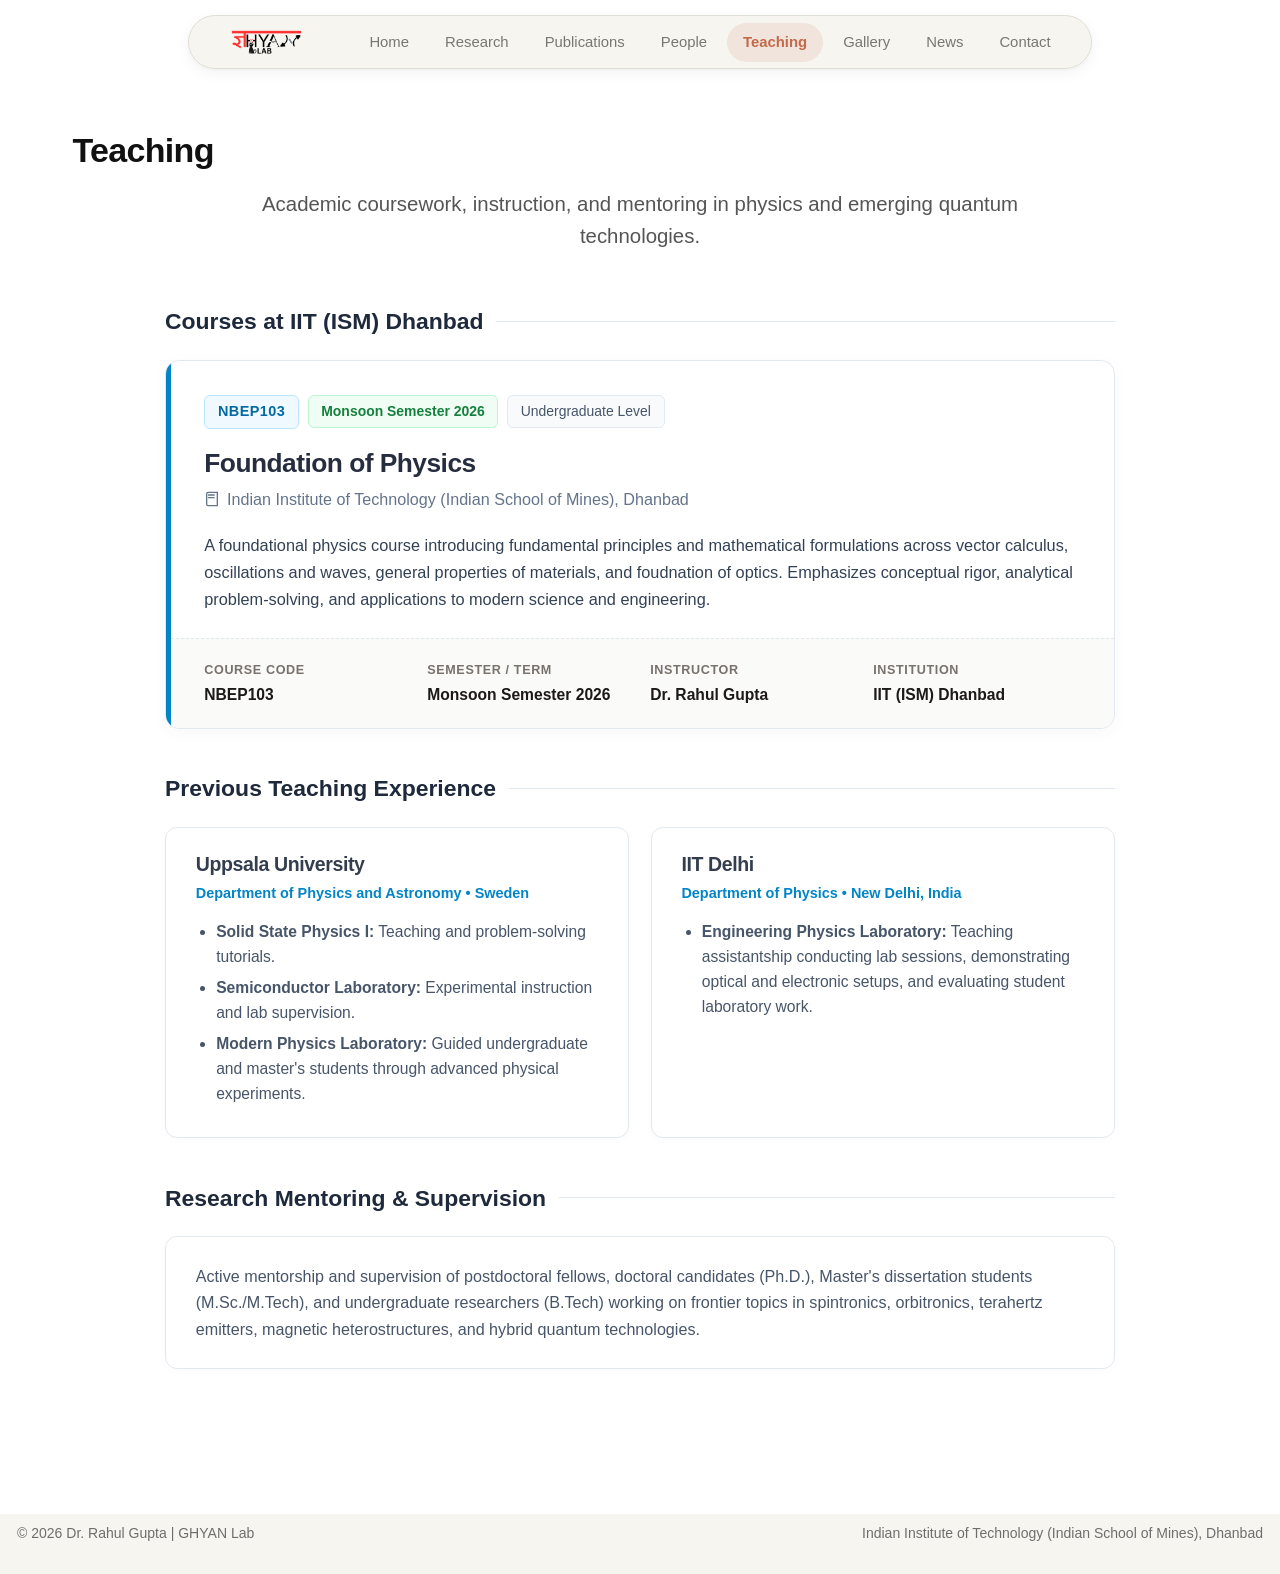
<file: docs/teaching.html>
<!DOCTYPE html>
<html xmlns="http://www.w3.org/1999/xhtml" lang="en" xml:lang="en"><head>

<meta charset="utf-8">
<meta name="generator" content="quarto-1.10.19">

<meta name="viewport" content="width=device-width, initial-scale=1.0, user-scalable=yes">


<title>Teaching – GHYAN</title>
<style>
/* Default styles provided by pandoc.
** See https://pandoc.org/MANUAL.html#variables-for-html for config info.
*/
span.smallcaps{font-variant: small-caps;}
div.columns{display: flex; gap: 1.5em;}
div.column{flex: auto;}
@media screen {
div.columns{gap: min(4vw, 1.5em);}
div.column{overflow-x: auto;}
}
div.hanging-indent{margin-left: 1.5em; text-indent: -1.5em;}
ul.task-list{list-style: none;}
ul.task-list li input[type="checkbox"] {
  width: 0.8em;
  margin: 0 0.8em 0.2em -1em; /* quarto-specific, see https://github.com/quarto-dev/quarto-cli/issues/4556 */ 
  vertical-align: middle;
}
</style>


<script src="site_libs/quarto-nav/quarto-nav.js"></script>
<script src="site_libs/quarto-nav/headroom.min.js"></script>
<script src="site_libs/clipboard/clipboard.min.js"></script>
<script src="site_libs/quarto-search/autocomplete.umd.js"></script>
<script src="site_libs/quarto-search/fuse.min.js"></script>
<script src="site_libs/quarto-search/quarto-search.js"></script>
<meta name="quarto:offset" content="./">
<link href="./images/Favicon_Dark.png" rel="icon" type="image/png">
<script src="site_libs/quarto-html/quarto.js" type="module"></script>
<script src="site_libs/quarto-html/tabsets/tabsets.js" type="module"></script>
<script src="site_libs/quarto-html/popper.min.js"></script>
<script src="site_libs/quarto-html/tippy.umd.min.js"></script>
<script src="site_libs/quarto-html/anchor.min.js"></script>
<link href="site_libs/quarto-html/tippy.css" rel="stylesheet">
<link href="site_libs/quarto-html/quarto-syntax-highlighting-bf27225e3a48a9273f3daa8f8e829971.css" rel="stylesheet" id="quarto-text-highlighting-styles">
<script src="site_libs/bootstrap/bootstrap.min.js"></script>
<link href="site_libs/bootstrap/bootstrap-icons.css" rel="stylesheet">
<link href="site_libs/bootstrap/bootstrap-09ae34166259c9c5181498a9d4bf5214.min.css" rel="stylesheet" append-hash="true" id="quarto-bootstrap" data-mode="light">
<script id="quarto-search-options" type="application/json">{
  "location": "navbar",
  "copy-button": false,
  "collapse-after": 3,
  "panel-placement": "end",
  "type": "overlay",
  "limit": 50,
  "keyboard-shortcut": [
    "f",
    "/",
    "s"
  ],
  "show-item-context": false,
  "language": {
    "search-no-results-text": "No results",
    "search-matching-documents-text": "matching documents",
    "search-copy-link-title": "Copy link to search",
    "search-hide-matches-text": "Hide additional matches",
    "search-more-match-text": "more match in this document",
    "search-more-matches-text": "more matches in this document",
    "search-clear-button-title": "Clear",
    "search-text-placeholder": "",
    "search-detached-cancel-button-title": "Cancel",
    "search-submit-button-title": "Submit",
    "search-label": "Search"
  }
}</script>


<link rel="stylesheet" href="styles.css">
</head>

<body class="nav-fixed quarto-light">

<div id="quarto-search-results"></div>
  <header id="quarto-header" class="headroom fixed-top">
    <nav class="navbar navbar-expand-lg " data-bs-theme="dark">
      <div class="navbar-container container-fluid">
      <div class="navbar-brand-container mx-auto">
    <a href="./index.html" class="navbar-brand navbar-brand-logo">
    <img src="./images/Main Logo.png" alt="" class="navbar-logo light-content">
    <img src="./images/Main Logo.png" alt="" class="navbar-logo dark-content">
    </a>
  </div>
          <button class="navbar-toggler" type="button" data-bs-toggle="collapse" data-bs-target="#navbarCollapse" aria-controls="navbarCollapse" role="menu" aria-expanded="false" aria-label="Toggle navigation" onclick="if (window.quartoToggleHeadroom) { window.quartoToggleHeadroom(); }">
  <span class="navbar-toggler-icon"></span>
</button>
          <div class="collapse navbar-collapse" id="navbarCollapse">
            <ul class="navbar-nav navbar-nav-scroll ms-auto">
  <li class="nav-item">
    <a class="nav-link" href="./index.html"> 
<span class="menu-text">Home</span></a>
  </li>  
  <li class="nav-item">
    <a class="nav-link" href="./research.html"> 
<span class="menu-text">Research</span></a>
  </li>  
  <li class="nav-item">
    <a class="nav-link" href="./publications.html"> 
<span class="menu-text">Publications</span></a>
  </li>  
  <li class="nav-item">
    <a class="nav-link" href="./people.html"> 
<span class="menu-text">People</span></a>
  </li>  
  <li class="nav-item">
    <a class="nav-link active" href="./teaching.html" aria-current="page"> 
<span class="menu-text">Teaching</span></a>
  </li>  
  <li class="nav-item">
    <a class="nav-link" href="./gallery.html"> 
<span class="menu-text">Gallery</span></a>
  </li>  
  <li class="nav-item">
    <a class="nav-link" href="./news.html"> 
<span class="menu-text">News</span></a>
  </li>  
  <li class="nav-item">
    <a class="nav-link" href="./contact.html"> 
<span class="menu-text">Contact</span></a>
  </li>  
</ul>
          </div> <!-- /navcollapse -->
            <div class="quarto-navbar-tools">
</div>
      </div> <!-- /container-fluid -->
    </nav>
</header>
<!-- content -->
<div id="quarto-content" class="quarto-container page-columns page-rows-contents page-layout-full page-navbar">
<!-- sidebar -->
<!-- margin-sidebar -->
    
<!-- main -->
<main class="content column-page" id="quarto-document-content">

<header id="title-block-header" class="quarto-title-block default">
<div class="quarto-title">
<h1 class="title">Teaching</h1>
</div>



<div class="quarto-title-meta column-page">

    
  
    
  </div>
  


</header>


<style>
.teaching-container {
  max-width: 950px;
  margin: 0 auto 4rem auto;
}

.teaching-header {
  text-align: center;
  max-width: 820px;
  margin: 0 auto 3rem auto;
}

.teaching-header h2 {
  font-size: 2.2rem;
  font-weight: 700;
  color: #373531;
  margin-bottom: 0.75rem;
  letter-spacing: -0.02em;
}

.teaching-header p {
  font-size: 1.15rem;
  color: #64748b;
  line-height: 1.6;
}

.section-title {
  font-size: 1.35rem;
  font-weight: 700;
  color: #1e293b;
  margin: 2.5rem 0 1.25rem 0;
  display: flex;
  align-items: center;
  gap: 0.75rem;
}

.section-title::after {
  content: "";
  flex: 1;
  height: 1px;
  background: #e2e8f0;
}

.course-card {
  background: #ffffff;
  border: 1px solid #e2e8f0;
  border-radius: 14px;
  padding: 2rem 2.25rem;
  box-shadow: 0 4px 20px rgba(0, 0, 0, 0.03);
  margin-bottom: 2rem;
  transition: transform 0.2s ease, box-shadow 0.2s ease, border-color 0.2s ease;
  position: relative;
  overflow: hidden;
}

.course-card::before {
  content: "";
  position: absolute;
  top: 0;
  left: 0;
  width: 5px;
  height: 100%;
  background: #0284c7;
}

.course-card:hover {
  transform: translateY(-3px);
  box-shadow: 0 10px 25px rgba(2, 132, 199, 0.08);
  border-color: #cbd5e1;
}

.course-badges {
  display: flex;
  flex-wrap: wrap;
  align-items: center;
  gap: 0.5rem;
  margin-bottom: 1rem;
}

.badge-code {
  background: #f0f9ff;
  color: #0369a1;
  font-weight: 700;
  font-size: 0.85rem;
  padding: 0.3rem 0.75rem;
  border-radius: 6px;
  letter-spacing: 0.03em;
  border: 1px solid #bae6fd;
}

.badge-term {
  background: #f0fdf4;
  color: #15803d;
  font-weight: 600;
  font-size: 0.82rem;
  padding: 0.3rem 0.75rem;
  border-radius: 6px;
  border: 1px solid #bbf7d0;
}

.badge-level {
  background: #f8fafc;
  color: #475569;
  font-weight: 500;
  font-size: 0.82rem;
  padding: 0.3rem 0.75rem;
  border-radius: 6px;
  border: 1px solid #e2e8f0;
}

.course-title {
  font-size: 1.55rem;
  font-weight: 700;
  color: #0f172a;
  margin: 0 0 0.4rem 0;
  line-height: 1.3;
}

.course-dept {
  font-size: 0.95rem;
  color: #64748b;
  margin-bottom: 1.25rem;
  display: flex;
  align-items: center;
  gap: 0.4rem;
}

.course-desc {
  font-size: 0.96rem;
  color: #334155;
  line-height: 1.65;
  margin-bottom: 1.5rem;
}

.course-meta-grid {
  display: grid;
  grid-template-columns: repeat(auto-fit, minmax(200px, 1fr));
  gap: 1.2rem;
  padding-top: 1.25rem;
  border-top: 1px dashed #e2e8f0;
  background: #fafaf9;
  margin: 0 -2.25rem -2rem -2.25rem;
  padding: 1.25rem 2.25rem;
  border-bottom-left-radius: 14px;
  border-bottom-right-radius: 14px;
}

.meta-item {
  display: flex;
  flex-direction: column;
  gap: 0.2rem;
}

.meta-label {
  font-size: 0.74rem;
  font-weight: 700;
  text-transform: uppercase;
  letter-spacing: 0.05em;
  color: #78716c;
}

.meta-value {
  font-size: 0.92rem;
  font-weight: 600;
  color: #1c1917;
}

.exp-grid {
  display: grid;
  grid-template-columns: repeat(2, 1fr);
  gap: 1.25rem;
  margin-bottom: 2rem;
}

@media (max-width: 768px) {
  .exp-grid {
    grid-template-columns: 1fr;
  }
  .course-card {
    padding: 1.5rem;
  }
  .course-meta-grid {
    margin: 0 -1.5rem -1.5rem -1.5rem;
    padding: 1.25rem 1.5rem;
  }
}

.exp-card {
  background: #ffffff;
  border: 1px solid #e2e8f0;
  border-radius: 12px;
  padding: 1.5rem 1.75rem;
  box-shadow: 0 2px 10px rgba(0, 0, 0, 0.02);
}

.exp-card h4 {
  font-size: 1.15rem;
  font-weight: 700;
  color: #1e293b;
  margin: 0 0 0.35rem 0;
}

.exp-card .exp-place {
  font-size: 0.85rem;
  font-weight: 600;
  color: #0284c7;
  margin-bottom: 0.85rem;
}

.exp-card ul {
  margin: 0;
  padding-left: 1.2rem;
  color: #475569;
  font-size: 0.92rem;
  line-height: 1.6;
}

.exp-card ul li {
  margin-bottom: 0.35rem;
}
</style>

<div class="teaching-container">

  <div class="teaching-header">
    <p style="font-size: 1.2rem; color: #555; line-height: 1.6;">
      Academic coursework, instruction, and mentoring in physics and emerging quantum technologies.
    </p>
  </div>

  <!-- CURRENT COURSES SECTION -->
  <div class="section-title">Courses at IIT (ISM) Dhanbad</div>

  <!-- COURSE 1: NBEP103 -->
  <div class="course-card">
    <div class="course-badges">
      <span class="badge-code">NBEP103</span>
      <span class="badge-term">Monsoon Semester 2026</span>
      <span class="badge-level">Undergraduate Level</span>
    </div>

    <h3 class="course-title anchored">Foundation of Physics</h3>
    
    <div class="course-dept">
      <svg width="16" height="16" viewbox="0 0 24 24" fill="none" stroke="currentColor" stroke-width="2"><path d="M4 19.5v-15A2.5 2.5 0 0 1 6.5 2H20v20H6.5a2.5 2.5 0 0 1-2.5-2.5Z"></path><path d="M6 6h10M6 10h10"></path></svg>
      Indian Institute of Technology (Indian School of Mines), Dhanbad
    </div>

    <p class="course-desc">
      A foundational physics course introducing fundamental principles and mathematical formulations across vector calculus, oscillations and waves, general properties of materials, and foudnation of optics. Emphasizes conceptual rigor, analytical problem-solving, and applications to modern science and engineering.
    </p>

    <div class="course-meta-grid">
      <div class="meta-item">
        <span class="meta-label">Course Code</span>
        <span class="meta-value">NBEP103</span>
      </div>
      <div class="meta-item">
        <span class="meta-label">Semester / Term</span>
        <span class="meta-value">Monsoon Semester 2026</span>
      </div>
      <div class="meta-item">
        <span class="meta-label">Instructor</span>
        <span class="meta-value">Dr. Rahul Gupta</span>
      </div>
      <div class="meta-item">
        <span class="meta-label">Institution</span>
        <span class="meta-value">IIT (ISM) Dhanbad</span>
      </div>
    </div>
  </div>

  <!-- PREVIOUS TEACHING EXPERIENCE -->
  <div class="section-title">Previous Teaching Experience</div>

  <div class="exp-grid">
    <div class="exp-card">
      <h4 class="anchored">Uppsala University</h4>
      <div class="exp-place">Department of Physics and Astronomy • Sweden</div>
      <ul>
        <li><strong>Solid State Physics I:</strong> Teaching and problem-solving tutorials.</li>
        <li><strong>Semiconductor Laboratory:</strong> Experimental instruction and lab supervision.</li>
        <li><strong>Modern Physics Laboratory:</strong> Guided undergraduate and master's students through advanced physical experiments.</li>
      </ul>
    </div>

    <div class="exp-card">
      <h4 class="anchored">IIT Delhi</h4>
      <div class="exp-place">Department of Physics • New Delhi, India</div>
      <ul>
        <li><strong>Engineering Physics Laboratory:</strong> Teaching assistantship conducting lab sessions, demonstrating optical and electronic setups, and evaluating student laboratory work.</li>
      </ul>
    </div>
  </div>

  <!-- STUDENT SUPERVISION -->
  <div class="section-title">Research Mentoring &amp; Supervision</div>

  <div class="exp-card" style="margin-bottom: 2rem;">
    <p style="margin: 0; color: #475569; font-size: 0.95rem; line-height: 1.65;">
      Active mentorship and supervision of postdoctoral fellows, doctoral candidates (Ph.D.), Master's dissertation students (M.Sc./M.Tech), and undergraduate researchers (B.Tech) working on frontier topics in spintronics, orbitronics, terahertz emitters, magnetic heterostructures, and hybrid quantum technologies.
    </p>
  </div>

</div>



</main> <!-- /main -->
<script id="quarto-html-after-body" type="application/javascript">
  window.document.addEventListener("DOMContentLoaded", function (event) {
    const icon = "";
    const anchorJS = new window.AnchorJS();
    anchorJS.options = {
      placement: 'right',
      icon: icon
    };
    anchorJS.add('.anchored');
    const isCodeAnnotation = (el) => {
      for (const clz of el.classList) {
        if (clz.startsWith('code-annotation-')) {                     
          return true;
        }
      }
      return false;
    }
    const onCopySuccess = function(e) {
      // button target
      const button = e.trigger;
      // don't keep focus
      button.blur();
      // flash "checked"
      button.classList.add('code-copy-button-checked');
      var currentTitle = button.getAttribute("title");
      button.setAttribute("title", "Copied!");
      let tooltip;
      if (window.bootstrap) {
        button.setAttribute("data-bs-toggle", "tooltip");
        button.setAttribute("data-bs-placement", "left");
        button.setAttribute("data-bs-title", "Copied!");
        tooltip = new bootstrap.Tooltip(button, 
          { trigger: "manual", 
            customClass: "code-copy-button-tooltip",
            offset: [0, -8]});
        tooltip.show();    
      }
      setTimeout(function() {
        if (tooltip) {
          tooltip.hide();
          button.removeAttribute("data-bs-title");
          button.removeAttribute("data-bs-toggle");
          button.removeAttribute("data-bs-placement");
        }
        button.setAttribute("title", currentTitle);
        button.classList.remove('code-copy-button-checked');
      }, 1000);
      // clear code selection
      e.clearSelection();
    }
    const getTextToCopy = function(trigger) {
      const outerScaffold = trigger.parentElement.cloneNode(true);
      const codeEl = outerScaffold.querySelector('code');
      for (const childEl of codeEl.children) {
        if (isCodeAnnotation(childEl)) {
          childEl.remove();
        }
      }
      return codeEl.innerText;
    }
    const clipboard = new window.ClipboardJS('.code-copy-button:not([data-in-quarto-modal])', {
      text: getTextToCopy
    });
    clipboard.on('success', onCopySuccess);
    if (window.document.getElementById('quarto-embedded-source-code-modal')) {
      const clipboardModal = new window.ClipboardJS('.code-copy-button[data-in-quarto-modal]', {
        text: getTextToCopy,
        container: window.document.getElementById('quarto-embedded-source-code-modal')
      });
      clipboardModal.on('success', onCopySuccess);
    }
      var localhostRegex = new RegExp(/^(?:http|https):\/\/localhost\:?[0-9]*\//);
      var mailtoRegex = new RegExp(/^mailto:/);
        var filterRegex = new RegExp('/' + window.location.host + '/');
      var isInternal = (href) => {
          return filterRegex.test(href) || localhostRegex.test(href) || mailtoRegex.test(href);
      }
      // Inspect non-navigation links and adorn them if external
     var links = window.document.querySelectorAll('a[href]:not(.nav-link):not(.navbar-brand):not(.toc-action):not(.sidebar-link):not(.sidebar-item-toggle):not(.pagination-link):not(.no-external):not([aria-hidden]):not(.dropdown-item):not(.quarto-navigation-tool):not(.about-link)');
      for (var i=0; i<links.length; i++) {
        const link = links[i];
        if (!isInternal(link.href)) {
          // undo the damage that might have been done by quarto-nav.js in the case of
          // links that we want to consider external
          if (link.dataset.originalHref !== undefined) {
            link.href = link.dataset.originalHref;
          }
        }
      }
    function tippyHover(el, contentFn, onTriggerFn, onUntriggerFn) {
      const config = {
        allowHTML: true,
        maxWidth: 500,
        delay: 100,
        arrow: false,
        appendTo: function(el) {
            return el.parentElement;
        },
        interactive: true,
        interactiveBorder: 10,
        theme: 'quarto',
        placement: 'bottom-start',
      };
      if (contentFn) {
        config.content = contentFn;
      }
      if (onTriggerFn) {
        config.onTrigger = onTriggerFn;
      }
      if (onUntriggerFn) {
        config.onUntrigger = onUntriggerFn;
      }
      window.tippy(el, config); 
    }
    const noterefs = window.document.querySelectorAll('a[role="doc-noteref"]');
    for (var i=0; i<noterefs.length; i++) {
      const ref = noterefs[i];
      tippyHover(ref, function() {
        // use id or data attribute instead here
        let href = ref.getAttribute('data-footnote-href') || ref.getAttribute('href');
        try { href = new URL(href).hash; } catch {}
        const id = href.replace(/^#\/?/, "");
        const note = window.document.getElementById(id);
        if (note) {
          return note.innerHTML;
        } else {
          return "";
        }
      });
    }
    const xrefs = window.document.querySelectorAll('a.quarto-xref');
    const processXRef = (id, note) => {
      // Strip column container classes
      const stripColumnClz = (el) => {
        el.classList.remove("page-full", "page-columns");
        if (el.children) {
          for (const child of el.children) {
            stripColumnClz(child);
          }
        }
      }
      stripColumnClz(note)
      if (id === null || id.startsWith('sec-')) {
        // Special case sections, only their first couple elements
        const container = document.createElement("div");
        if (note.children && note.children.length > 2) {
          container.appendChild(note.children[0].cloneNode(true));
          for (let i = 1; i < note.children.length; i++) {
            const child = note.children[i];
            if (child.tagName === "P" && child.innerText === "") {
              continue;
            } else {
              container.appendChild(child.cloneNode(true));
              break;
            }
          }
          if (window.Quarto?.typesetMath) {
            window.Quarto.typesetMath(container);
          }
          return container.innerHTML
        } else {
          if (window.Quarto?.typesetMath) {
            window.Quarto.typesetMath(note);
          }
          return note.innerHTML;
        }
      } else {
        // Remove any anchor links if they are present
        const anchorLink = note.querySelector('a.anchorjs-link');
        if (anchorLink) {
          anchorLink.remove();
        }
        if (window.Quarto?.typesetMath) {
          window.Quarto.typesetMath(note);
        }
        if (note.classList.contains("callout")) {
          return note.outerHTML;
        } else {
          return note.innerHTML;
        }
      }
    }
    for (var i=0; i<xrefs.length; i++) {
      const xref = xrefs[i];
      tippyHover(xref, undefined, function(instance) {
        instance.disable();
        let url = xref.getAttribute('href');
        let hash = undefined; 
        if (url.startsWith('#')) {
          hash = url;
        } else {
          try { hash = new URL(url).hash; } catch {}
        }
        if (hash) {
          const id = hash.replace(/^#\/?/, "");
          const note = window.document.getElementById(id);
          if (note !== null) {
            try {
              const html = processXRef(id, note.cloneNode(true));
              instance.setContent(html);
            } finally {
              instance.enable();
              instance.show();
            }
          } else {
            // See if we can fetch this
            fetch(url.split('#')[0])
            .then(res => res.text())
            .then(html => {
              const parser = new DOMParser();
              const htmlDoc = parser.parseFromString(html, "text/html");
              const note = htmlDoc.getElementById(id);
              if (note !== null) {
                const html = processXRef(id, note);
                instance.setContent(html);
              } 
            }).finally(() => {
              instance.enable();
              instance.show();
            });
          }
        } else {
          // See if we can fetch a full url (with no hash to target)
          // This is a special case and we should probably do some content thinning / targeting
          fetch(url)
          .then(res => res.text())
          .then(html => {
            const parser = new DOMParser();
            const htmlDoc = parser.parseFromString(html, "text/html");
            const note = htmlDoc.querySelector('main.content');
            if (note !== null) {
              // This should only happen for chapter cross references
              // (since there is no id in the URL)
              // remove the first header
              if (note.children.length > 0 && note.children[0].tagName === "HEADER") {
                note.children[0].remove();
              }
              const html = processXRef(null, note);
              instance.setContent(html);
            } 
          }).finally(() => {
            instance.enable();
            instance.show();
          });
        }
      }, function(instance) {
      });
    }
        let selectedAnnoteEl;
        const selectorForAnnotation = ( cell, annotation) => {
          let cellAttr = 'data-code-cell="' + cell + '"';
          let lineAttr = 'data-code-annotation="' +  annotation + '"';
          const selector = 'span[' + cellAttr + '][' + lineAttr + ']';
          return selector;
        }
        const selectCodeLines = (annoteEl) => {
          const doc = window.document;
          const targetCell = annoteEl.getAttribute("data-target-cell");
          const targetAnnotation = annoteEl.getAttribute("data-target-annotation");
          const annoteSpan = window.document.querySelector(selectorForAnnotation(targetCell, targetAnnotation));
          const lines = annoteSpan.getAttribute("data-code-lines").split(",");
          const lineIds = lines.map((line) => {
            return targetCell + "-" + line;
          })
          let top = null;
          let height = null;
          let parent = null;
          if (lineIds.length > 0) {
              //compute the position of the single el (top and bottom and make a div)
              const el = window.document.getElementById(lineIds[0]);
              top = el.offsetTop;
              height = el.offsetHeight;
              parent = el.parentElement.parentElement;
            if (lineIds.length > 1) {
              const lastEl = window.document.getElementById(lineIds[lineIds.length - 1]);
              const bottom = lastEl.offsetTop + lastEl.offsetHeight;
              height = bottom - top;
            }
            if (top !== null && height !== null && parent !== null) {
              // cook up a div (if necessary) and position it 
              let div = window.document.getElementById("code-annotation-line-highlight");
              if (div === null) {
                div = window.document.createElement("div");
                div.setAttribute("id", "code-annotation-line-highlight");
                div.style.position = 'absolute';
                parent.appendChild(div);
              }
              div.style.top = top - 2 + "px";
              div.style.height = height + 4 + "px";
              div.style.left = 0;
              let gutterDiv = window.document.getElementById("code-annotation-line-highlight-gutter");
              if (gutterDiv === null) {
                gutterDiv = window.document.createElement("div");
                gutterDiv.setAttribute("id", "code-annotation-line-highlight-gutter");
                gutterDiv.style.position = 'absolute';
                const codeCell = window.document.getElementById(targetCell);
                const gutter = codeCell.querySelector('.code-annotation-gutter');
                gutter.appendChild(gutterDiv);
              }
              gutterDiv.style.top = top - 2 + "px";
              gutterDiv.style.height = height + 4 + "px";
            }
            selectedAnnoteEl = annoteEl;
          }
        };
        const unselectCodeLines = () => {
          const elementsIds = ["code-annotation-line-highlight", "code-annotation-line-highlight-gutter"];
          elementsIds.forEach((elId) => {
            const div = window.document.getElementById(elId);
            if (div) {
              div.remove();
            }
          });
          selectedAnnoteEl = undefined;
        };
          // Handle positioning of the toggle
      window.addEventListener(
        "resize",
        throttle(() => {
          elRect = undefined;
          if (selectedAnnoteEl) {
            selectCodeLines(selectedAnnoteEl);
          }
        }, 10)
      );
      function throttle(fn, ms) {
      let throttle = false;
      let timer;
        return (...args) => {
          if(!throttle) { // first call gets through
              fn.apply(this, args);
              throttle = true;
          } else { // all the others get throttled
              if(timer) clearTimeout(timer); // cancel #2
              timer = setTimeout(() => {
                fn.apply(this, args);
                timer = throttle = false;
              }, ms);
          }
        };
      }
        // Attach click handler to the DT
        const annoteDls = window.document.querySelectorAll('dt[data-target-cell]');
        for (const annoteDlNode of annoteDls) {
          annoteDlNode.addEventListener('click', (event) => {
            const clickedEl = event.target;
            if (clickedEl !== selectedAnnoteEl) {
              unselectCodeLines();
              const activeEl = window.document.querySelector('dt[data-target-cell].code-annotation-active');
              if (activeEl) {
                activeEl.classList.remove('code-annotation-active');
              }
              selectCodeLines(clickedEl);
              clickedEl.classList.add('code-annotation-active');
            } else {
              // Unselect the line
              unselectCodeLines();
              clickedEl.classList.remove('code-annotation-active');
            }
          });
        }
    const findCites = (el) => {
      const parentEl = el.parentElement;
      if (parentEl) {
        const cites = parentEl.dataset.cites;
        if (cites) {
          return {
            el,
            cites: cites.split(' ')
          };
        } else {
          return findCites(el.parentElement)
        }
      } else {
        return undefined;
      }
    };
    var bibliorefs = window.document.querySelectorAll('a[role="doc-biblioref"]');
    for (var i=0; i<bibliorefs.length; i++) {
      const ref = bibliorefs[i];
      const citeInfo = findCites(ref);
      if (citeInfo) {
        tippyHover(citeInfo.el, function() {
          var popup = window.document.createElement('div');
          citeInfo.cites.forEach(function(cite) {
            var citeDiv = window.document.createElement('div');
            citeDiv.classList.add('hanging-indent');
            citeDiv.classList.add('csl-entry');
            var biblioDiv = window.document.getElementById('ref-' + cite);
            if (biblioDiv) {
              citeDiv.innerHTML = biblioDiv.innerHTML;
            }
            popup.appendChild(citeDiv);
          });
          return popup.innerHTML;
        });
      }
    }
  });
  </script>
</div> <!-- /content -->
<footer class="footer">
  <div class="nav-footer">
    <div class="nav-footer-left">
<p>© 2026 Dr.&nbsp;Rahul Gupta | GHYAN Lab</p>
</div>   
    <div class="nav-footer-center">
      &nbsp;
    </div>
    <div class="nav-footer-right">
<p>Indian Institute of Technology (Indian School of Mines), Dhanbad</p>
</div>
  </div>
</footer>




</body></html>
</file>
<file: docs/site_libs/quarto-html/tippy.css>
.tippy-box[data-animation=fade][data-state=hidden]{opacity:0}[data-tippy-root]{max-width:calc(100vw - 10px)}.tippy-box{position:relative;background-color:#333;color:#fff;border-radius:4px;font-size:14px;line-height:1.4;white-space:normal;outline:0;transition-property:transform,visibility,opacity}.tippy-box[data-placement^=top]>.tippy-arrow{bottom:0}.tippy-box[data-placement^=top]>.tippy-arrow:before{bottom:-7px;left:0;border-width:8px 8px 0;border-top-color:initial;transform-origin:center top}.tippy-box[data-placement^=bottom]>.tippy-arrow{top:0}.tippy-box[data-placement^=bottom]>.tippy-arrow:before{top:-7px;left:0;border-width:0 8px 8px;border-bottom-color:initial;transform-origin:center bottom}.tippy-box[data-placement^=left]>.tippy-arrow{right:0}.tippy-box[data-placement^=left]>.tippy-arrow:before{border-width:8px 0 8px 8px;border-left-color:initial;right:-7px;transform-origin:center left}.tippy-box[data-placement^=right]>.tippy-arrow{left:0}.tippy-box[data-placement^=right]>.tippy-arrow:before{left:-7px;border-width:8px 8px 8px 0;border-right-color:initial;transform-origin:center right}.tippy-box[data-inertia][data-state=visible]{transition-timing-function:cubic-bezier(.54,1.5,.38,1.11)}.tippy-arrow{width:16px;height:16px;color:#333}.tippy-arrow:before{content:"";position:absolute;border-color:transparent;border-style:solid}.tippy-content{position:relative;padding:5px 9px;z-index:1}
</file>
<file: docs/site_libs/quarto-html/quarto-syntax-highlighting-bf27225e3a48a9273f3daa8f8e829971.css>
/* quarto syntax highlight colors */
:root {
  --quarto-hl-ot-color: #003B4F;
  --quarto-hl-at-color: #657422;
  --quarto-hl-ss-color: #20794D;
  --quarto-hl-an-color: #5E5E5E;
  --quarto-hl-fu-color: #4758AB;
  --quarto-hl-st-color: #20794D;
  --quarto-hl-cf-color: #003B4F;
  --quarto-hl-op-color: #5E5E5E;
  --quarto-hl-er-color: #AD0000;
  --quarto-hl-bn-color: #AD0000;
  --quarto-hl-al-color: #AD0000;
  --quarto-hl-va-color: #111111;
  --quarto-hl-bu-color: inherit;
  --quarto-hl-ex-color: inherit;
  --quarto-hl-pp-color: #AD0000;
  --quarto-hl-in-color: #5E5E5E;
  --quarto-hl-vs-color: #20794D;
  --quarto-hl-wa-color: #5E5E5E;
  --quarto-hl-do-color: #5E5E5E;
  --quarto-hl-im-color: #00769E;
  --quarto-hl-ch-color: #20794D;
  --quarto-hl-dt-color: #AD0000;
  --quarto-hl-fl-color: #AD0000;
  --quarto-hl-co-color: #5E5E5E;
  --quarto-hl-cv-color: #5E5E5E;
  --quarto-hl-cn-color: #8f5902;
  --quarto-hl-sc-color: #5E5E5E;
  --quarto-hl-dv-color: #AD0000;
  --quarto-hl-kw-color: #003B4F;
}

/* other quarto variables */
:root {
  --quarto-font-monospace: SFMono-Regular, Menlo, Monaco, Consolas, "Liberation Mono", "Courier New", monospace;
}

/* syntax highlight based on Pandoc's rules */
pre > code.sourceCode > span {
  color: #003B4F;
}

code.sourceCode > span {
  color: #003B4F;
}

div.sourceCode,
div.sourceCode pre.sourceCode {
  color: #003B4F;
}

/* Normal */
code span {
  color: #003B4F;
}

/* Alert */
code span.al {
  color: #AD0000;
  font-style: inherit;
}

/* Annotation */
code span.an {
  color: #5E5E5E;
  font-style: inherit;
}

/* Attribute */
code span.at {
  color: #657422;
  font-style: inherit;
}

/* BaseN */
code span.bn {
  color: #AD0000;
  font-style: inherit;
}

/* BuiltIn */
code span.bu {
  font-style: inherit;
}

/* ControlFlow */
code span.cf {
  color: #003B4F;
  font-weight: bold;
  font-style: inherit;
}

/* Char */
code span.ch {
  color: #20794D;
  font-style: inherit;
}

/* Constant */
code span.cn {
  color: #8f5902;
  font-style: inherit;
}

/* Comment */
code span.co {
  color: #5E5E5E;
  font-style: inherit;
}

/* CommentVar */
code span.cv {
  color: #5E5E5E;
  font-style: italic;
}

/* Documentation */
code span.do {
  color: #5E5E5E;
  font-style: italic;
}

/* DataType */
code span.dt {
  color: #AD0000;
  font-style: inherit;
}

/* DecVal */
code span.dv {
  color: #AD0000;
  font-style: inherit;
}

/* Error */
code span.er {
  color: #AD0000;
  font-style: inherit;
}

/* Extension */
code span.ex {
  font-style: inherit;
}

/* Float */
code span.fl {
  color: #AD0000;
  font-style: inherit;
}

/* Function */
code span.fu {
  color: #4758AB;
  font-style: inherit;
}

/* Import */
code span.im {
  color: #00769E;
  font-style: inherit;
}

/* Information */
code span.in {
  color: #5E5E5E;
  font-style: inherit;
}

/* Keyword */
code span.kw {
  color: #003B4F;
  font-weight: bold;
  font-style: inherit;
}

/* Operator */
code span.op {
  color: #5E5E5E;
  font-style: inherit;
}

/* Other */
code span.ot {
  color: #003B4F;
  font-style: inherit;
}

/* Preprocessor */
code span.pp {
  color: #AD0000;
  font-style: inherit;
}

/* SpecialChar */
code span.sc {
  color: #5E5E5E;
  font-style: inherit;
}

/* SpecialString */
code span.ss {
  color: #20794D;
  font-style: inherit;
}

/* String */
code span.st {
  color: #20794D;
  font-style: inherit;
}

/* Variable */
code span.va {
  color: #111111;
  font-style: inherit;
}

/* VerbatimString */
code span.vs {
  color: #20794D;
  font-style: inherit;
}

/* Warning */
code span.wa {
  color: #5E5E5E;
  font-style: italic;
}

.prevent-inlining {
  content: "</";
}

/*# sourceMappingURL=8be38f48d34c45af72792cbd699585e7.css.map */
</file>
<file: docs/styles.css>
/* Minimalist Global Styles */
body {
  background-color: #fff;
  color: #333;
}

h1, h2, h3, h4, h5 {
  font-weight: 600;
  color: #111;
  letter-spacing: -0.02em;
}

/* Home Layout to match reference image */
.home-layout {
  display: flex;
  flex-direction: column;
  gap: 4rem;
  margin-top: 1rem;
  margin-bottom: 5rem;
  min-height: 80vh;
  align-items: center;
}

@media (min-width: 768px) {
  .home-layout {
    flex-direction: row;
    align-items: flex-start;
  }
}

.home-left {
  flex: 0 0 350px;
  max-width: 100%;
  text-align: center;
}

@media (max-width: 767.98px) {
  .home-left {
    flex: 1 1 auto;
    width: 100%;
    max-width: 340px;
  }
  .home-layout {
    gap: 2.5rem;
    margin-bottom: 3.5rem;
  }
  .welcome-title {
    font-size: 2rem !important;
  }
}

.home-right {
  flex: 1;
  padding-top: 1rem;
  display: flex;
  flex-direction: column;
}

/* Profile Image */
.profile-img-container {
  border: 1px dashed #aaa;
  padding: 4px;
  margin-bottom: 1.5rem;
  display: inline-block;
  max-width: 100%;
  transition: transform 0.3s ease, box-shadow 0.3s ease;
  border-radius: 4px;
}
.profile-img-container:hover {
  transform: translateY(-5px);
  box-shadow: 0 10px 25px rgba(0,0,0,0.1);
}
.profile-img-container img {
  width: 330px;
  max-width: 100%;
  height: 330px;
  aspect-ratio: 1 / 1;
  object-fit: cover;
  object-position: center 15%; /* Adjust this percentage to shift the image up or down (0% is top, 100% is bottom) */
  display: block;
}

/* Profile Text */
.profile-name {
  font-size: 1.6rem;
  font-weight: 700;
  margin-bottom: 0.5rem;
  text-transform: uppercase;
  letter-spacing: 0.05em;
}
.profile-title {
  color: #222;
  margin-bottom: 0.25rem;
  font-size: 1.05rem;
}

/* Social Buttons */
.social-buttons {
  display: flex;
  justify-content: center;
  gap: 0.5rem;
  margin-top: 1.5rem;
  flex-wrap: wrap;
}
.social-btn {
  border: 1px solid #ccc;
  background: white;
  padding: 0.25rem 0.6rem;
  border-radius: 4px;
  font-size: 0.85rem;
  text-decoration: none;
  display: flex;
  align-items: center;
  gap: 0.4rem;
  transition: all 0.2s;
  font-weight: 500;
}
.social-btn:hover {
  text-decoration: none;
  color: #fff;
}
.social-btn.email { border-color: #f1c40f; color: #f39c12; }
.social-btn.scholar { border-color: #4285F4; color: #1a73e8; }
.social-btn.orcid { border-color: #a6ce39; color: #729b1b; }
.social-btn.linkedin { border-color: #0077b5; color: #0077b5; }
.social-btn.wos { border-color: #5c768d; color: #5c768d; }

.social-btn.email:hover { background: #f39c12; color: #fff; border-color: #f39c12; }
.social-btn.scholar:hover { background: #1a73e8; color: #fff; border-color: #1a73e8; }
.social-btn.orcid:hover { background: #a6ce39; color: #fff; border-color: #a6ce39; }
.social-btn.linkedin:hover { background: #0077b5; color: #fff; border-color: #0077b5; }
.social-btn.wos:hover { background: #5c768d; color: #fff; border-color: #5c768d; }

/* Right side content */
.welcome-title {
  font-size: 2.5rem;
  font-weight: 700;
  margin-bottom: 1.5rem;
}

.welcome-text {
  font-size: 1.1rem;
  line-height: 1.7;
  color: #222;
  margin-bottom: 1.5rem;
  max-width: 800px;
}

/* Action Buttons */
.action-buttons {
  display: flex;
  gap: 1rem;
  margin-top: 2rem;
  flex-wrap: wrap;
}
.action-btn {
  border: 1px solid #555;
  background: transparent;
  color: #444;
  padding: 0.5rem 1.25rem;
  border-radius: 4px;
  text-decoration: none;
  font-weight: 500;
  transition: all 0.2s;
}
.action-btn:hover {
  text-decoration: none;
  background: #444;
  color: #fff;
}
.action-btn.primary {
  border-color: #1abc9c;
  color: #1abc9c;
}
.action-btn.primary:hover {
  background: #1abc9c;
  color: #fff;
}
.action-btn.secondary {
  border-color: #3498db;
  color: #3498db;
}
.action-btn.secondary:hover {
  background: #3498db;
  color: #fff;
}

.scroll-down {
  padding-top: 4rem;
  color: #666;
  font-size: 0.95rem;
  display: flex;
  align-items: center;
  gap: 0.5rem;
}

.scroll-arrow {
  display: inline-block;
  animation: bounce 2s infinite;
}

@keyframes bounce {
  0%, 20%, 50%, 80%, 100% {
    transform: translateY(0);
  }
  40% {
    transform: translateY(8px);
  }
  60% {
    transform: translateY(4px);
  }
}


/* Research Page Alternate Layout */
.research-row {
  display: flex;
  flex-direction: column;
  margin-bottom: 4rem;
  align-items: center;
  gap: 2rem;
}

@media (min-width: 768px) {
  .research-row {
    flex-direction: row;
  }
  .research-row:nth-child(even) {
    flex-direction: row-reverse;
  }
}

.research-text {
  flex: 1;
}

.research-image {
  flex: 1;
}

.research-image img {
  width: 100%;
  border-radius: 8px;
  box-shadow: 0 4px 15px rgba(0,0,0,0.05);
}

/* Selected Publications inside Research Areas */
.research-pubs {
  margin-top: 1.25rem;
  padding-top: 1rem;
  border-top: 1px dashed #e2e8f0;
}

.research-pubs-heading {
  font-size: 0.8rem;
  font-weight: 700;
  text-transform: uppercase;
  letter-spacing: 0.06em;
  color: #27ae60;
  margin-bottom: 0.5rem;
}

.research-pubs-list {
  list-style: none;
  padding-left: 0;
  margin-bottom: 0;
  display: flex;
  flex-direction: column;
  gap: 0.55rem;
}

.research-pub-item {
  font-size: 0.88rem;
  line-height: 1.45;
}

.research-pub-item a {
  color: #1e293b;
  text-decoration: none;
  font-weight: 600;
  transition: color 0.2s ease;
}

.research-pub-item a:hover {
  color: #27ae60;
  text-decoration: underline;
}

.research-pub-journal {
  color: #64748b;
  font-size: 0.8rem;
  margin-top: 0.1rem;
}


/* NEW PEOPLE PAGE STYLES */
.people-page {
  display: flex;
  flex-direction: column;
  gap: 3.5rem;
  margin-top: 2rem;
  margin-bottom: 5rem;
}

@media (min-width: 992px) {
  .people-page {
    flex-direction: row;
    align-items: flex-start;
    gap: 2.5rem;
  }
}

/* TEAM LEADER SIDEBAR - static on mobile, sticky on desktop */
.leader-sidebar {
  width: 100%;
  max-width: 440px;
  margin: 0 auto;
  position: static;
  flex: 1 1 auto;
}

@media (min-width: 992px) {
  .leader-sidebar {
    flex: 0 0 350px !important;
    max-width: 350px !important;
    margin: 0;
    align-self: flex-start;
  }
}

.leader-section-title {
  font-size: 0.82rem;
  font-weight: 700;
  text-transform: uppercase;
  letter-spacing: 0.06em;
  color: #1e293b;
  margin-bottom: 0.85rem;
  display: flex;
  align-items: center;
}

.leader-timeline {
  display: flex;
  flex-direction: column;
  gap: 0.95rem;
  position: relative;
  padding-left: 0.95rem;
  border-left: 2px solid #e2e8f0;
  margin-left: 0.35rem;
  text-align: left;
}

.leader-timeline-item {
  position: relative;
  text-align: left;
}

.leader-timeline-item::before {
  content: "";
  position: absolute;
  left: calc(-0.95rem - 5px);
  top: 5px;
  width: 8px;
  height: 8px;
  border-radius: 50%;
  background: #2563eb;
  border: 2px solid #ffffff;
  box-shadow: 0 0 0 1px #93c5fd;
}

.timeline-period {
  font-size: 0.72rem;
  font-weight: 700;
  color: #64748b;
  text-transform: uppercase;
  letter-spacing: 0.03em;
  margin-bottom: 0.2rem;
}

.timeline-role {
  font-size: 0.88rem;
  font-weight: 600;
  color: #0f172a;
  line-height: 1.35;
  margin-bottom: 0.2rem;
}

.timeline-specialization {
  font-size: 0.78rem;
  color: #475569;
  line-height: 1.3;
  margin-bottom: 0.2rem;
}

.timeline-inst {
  font-size: 0.8rem;
  color: #475569;
  line-height: 1.35;
}

.timeline-inst strong {
  color: #1e293b;
  font-weight: 600;
}

.badge-grade {
  display: inline-block;
  font-size: 0.7rem;
  font-weight: 600;
  padding: 0.1rem 0.4rem;
  border-radius: 6px;
  background: #eff6ff;
  color: #1d4ed8;
  border: 1px solid #dbeafe;
  margin-left: 0.25rem;
  vertical-align: 1px;
}

.leader-sticky {
  background: #fff;
  border-radius: 16px;
  padding: 2rem;
  border: 1px solid #eaeaea;
  box-shadow: 0 4px 20px rgba(0,0,0,0.03);
}

@media (max-width: 767.98px) {
  .leader-sticky {
    padding: 1.5rem 1.25rem;
    border-radius: 14px;
  }
  .people-page {
    gap: 2.5rem;
    margin-top: 1.25rem;
    margin-bottom: 3.5rem;
  }
}

.leader-sticky h2 .anchorjs-link,
.member-info h3 .anchorjs-link {
  display: none !important;
}

.leader-label {
  font-size: 0.75rem;
  font-weight: 700;
  letter-spacing: 0.05em;
  color: #7f8c8d;
  margin-bottom: 1.5rem;
}

.leader-photo {
  width: 100%;
  padding-bottom: 100%;
  position: relative;
  border: 2px dashed #ccc;
  border-radius: 12px;
  margin-bottom: 1.5rem;
}

.leader-photo img {
  position: absolute;
  top: 4px;
  left: 4px;
  width: calc(100% - 8px);
  height: calc(100% - 8px);
  object-fit: cover;
  object-position: center 10%;
  display: block;
  border-radius: 8px;
}

.leader-sticky h2 {
  margin: 0 0 0.25rem 0;
  font-size: 1.5rem;
  color: #2c3e50;
}

.leader-role {
  color: #3498db;
  font-weight: 600;
  margin: 0 0 1.5rem 0;
}

.leader-divider {
  height: 1px;
  background: #eaeaea;
  margin: 1.5rem 0;
}

.leader-bio {
  font-size: 0.95rem;
  color: #555;
  line-height: 1.6;
  margin-bottom: 1.5rem;
}

.leader-details p {
  display: flex;
  justify-content: space-between;
  font-size: 0.9rem;
  color: #333;
  margin-bottom: 0.5rem;
  border-bottom: 1px solid #f5f5f5;
  padding-bottom: 0.5rem;
}
.leader-details p:last-child { border-bottom: none; }
.leader-details p span { color: #888; font-size: 0.85rem; }

.leader-email {
  display: block;
  text-align: center;
  background: #2c3e50;
  color: white;
  padding: 0.75rem 1rem;
  border-radius: 8px;
  text-decoration: none;
  font-weight: 600;
  margin-top: 1.5rem;
  transition: background 0.2s;
}
.leader-email:hover { background: #1a252f; color: white; }

/* TEAM MEMBERS SECTION */
.team-section {
  flex: 1;
  min-width: 0;
}

.team-heading {
  margin-bottom: 2rem;
}

@media (max-width: 767.98px) {
  .team-heading {
    text-align: center;
    margin-bottom: 1.5rem;
  }
  .team-heading h2 {
    font-size: 1.75rem !important;
  }
}

.section-eyebrow {
  font-size: 0.8rem;
  font-weight: 700;
  color: #7f8c8d;
  letter-spacing: 0.05em;
  margin: 0 0 0.5rem 0;
}

.team-heading h2 {
  margin: 0 0 1rem 0;
  font-size: 2rem;
  color: #2c3e50;
}

.section-description {
  margin: 0;
  color: #555;
  font-size: 1.1rem;
  line-height: 1.5;
  max-width: 600px;
}

.team-grid {
  display: flex !important;
  flex-direction: column !important;
  gap: 1.75rem !important;
  width: 100% !important;
}

.member-card {
  display: flex !important;
  flex-direction: row !important;
  align-items: flex-start !important;
  background: #ffffff !important;
  border-radius: 14px !important;
  border: 1px solid #e2e8f0 !important;
  padding: 1.75rem 2rem !important;
  box-shadow: 0 4px 18px rgba(0, 0, 0, 0.03) !important;
  gap: 1.75rem !important;
  width: 100% !important;
  box-sizing: border-box !important;
  transition: transform 0.25s ease, box-shadow 0.25s ease, border-color 0.25s ease !important;
}
.member-card:hover {
  transform: translateY(-3px) !important;
  box-shadow: 0 10px 28px rgba(0, 0, 0, 0.08) !important;
  border-color: #cbd5e1 !important;
}

.member-photo {
  width: 130px !important;
  height: 130px !important;
  min-width: 130px !important;
  max-width: 130px !important;
  padding-bottom: 0 !important;
  margin: 0 !important;
  position: relative !important;
  border: 3px solid #f1f5f9 !important;
  border-radius: 50% !important;
  overflow: hidden !important;
  box-shadow: 0 4px 12px rgba(0, 0, 0, 0.08) !important;
  flex-shrink: 0 !important;
}

.member-photo img {
  position: absolute !important;
  top: 0 !important;
  left: 0 !important;
  width: 100% !important;
  height: 100% !important;
  object-fit: cover !important;
  display: block !important;
  border-radius: 50% !important;
}

.member-info {
  padding: 0 !important;
  display: flex !important;
  flex-direction: column !important;
  flex: 1 !important;
}

.member-info h3 {
  margin: 0 0 0.25rem 0 !important;
  font-size: 1.35rem !important;
  font-weight: 700 !important;
  color: #1e293b !important;
  text-align: left !important;
}

.member-position {
  font-size: 0.95rem !important;
  color: #2563eb !important;
  font-weight: 600 !important;
  margin: 0 0 0.2rem 0 !important;
  text-align: left !important;
}

.member-department {
  font-size: 0.86rem !important;
  color: #64748b !important;
  margin: 0 0 0.75rem 0 !important;
  text-align: left !important;
  line-height: 1.35 !important;
}

.member-bio {
  font-size: 0.92rem !important;
  color: #475569 !important;
  line-height: 1.65 !important;
  margin: 0 0 1rem 0 !important;
  text-align: left !important;
}

.member-tags {
  display: flex !important;
  flex-wrap: wrap !important;
  gap: 0.4rem !important;
  margin-bottom: 1rem !important;
  justify-content: flex-start !important;
}

.member-tag {
  font-size: 0.78rem !important;
  font-weight: 600 !important;
  padding: 0.25rem 0.65rem !important;
  border-radius: 12px !important;
  background: #f1f5f9 !important;
  color: #334155 !important;
  border: 1px solid #e2e8f0 !important;
  line-height: 1.3 !important;
}

.member-links {
  display: flex !important;
  flex-wrap: wrap !important;
  gap: 1rem !important;
  align-items: center !important;
  justify-content: flex-start !important;
  padding-top: 0.75rem !important;
  border-top: 1px dashed #e2e8f0 !important;
  margin-top: 0 !important;
}

.member-link-btn {
  display: inline-flex !important;
  align-items: center !important;
  gap: 0.4rem !important;
  font-size: 0.88rem !important;
  font-weight: 600 !important;
  color: #0284c7 !important;
  text-decoration: none !important;
  transition: color 0.2s ease !important;
}

.member-link-btn:hover {
  color: #0369a1 !important;
  text-decoration: underline !important;
}

@media (max-width: 700px) {
  .member-card {
    flex-direction: column !important;
    align-items: center !important;
    text-align: center !important;
    padding: 1.5rem !important;
  }
  .member-photo {
    margin: 0 auto 1rem auto !important;
  }
  .member-info h3,
  .member-position,
  .member-department,
  .member-bio {
    text-align: center !important;
  }
  .member-tags,
  .member-links {
    justify-content: center !important;
  }
}

/* Home Grid Sections */
.home-grid {
  display: grid;
  grid-template-columns: repeat(3, 1fr);
  gap: 2rem;
  margin-top: 5rem;
  margin-bottom: 5rem;
}
@media (max-width: 900px) {
  .home-grid { grid-template-columns: repeat(2, 1fr); }
}
@media (max-width: 600px) {
  .home-grid { grid-template-columns: 1fr; }
}

.home-card {
  display: flex;
  flex-direction: column;
  background: #fff;
  border-radius: 12px;
  border: 1px solid #eaeaea;
  overflow: hidden;
  text-decoration: none;
  color: #333;
  transition: transform 0.3s ease, box-shadow 0.3s ease;
  box-shadow: 0 4px 15px rgba(0,0,0,0.03);
}

.home-card:hover {
  transform: translateY(-8px);
  box-shadow: 0 12px 30px rgba(0,0,0,0.12);
  text-decoration: none;
}

.home-card img {
  width: 100%;
  aspect-ratio: 16 / 9;
  object-fit: cover;
  border-bottom: 1px solid #eaeaea;
}

.home-card-content {
  padding: 1.5rem;
}

.home-card-content h3 {
  margin: 0 0 0.5rem 0;
  font-size: 1.25rem;
  color: #2c3e50;
  font-weight: 700;
}

.home-card-content p {
  margin: 0;
  color: #666;
  font-size: 0.95rem;
  line-height: 1.5;
}


/* Contact Grid */
.contact-grid {
  display: grid;
  grid-template-columns: 1fr;
  gap: 3rem;
  background: #fff;
  padding: 3rem;
  border-radius: 12px;
  box-shadow: 0 4px 15px rgba(0,0,0,0.03);
  border: 1px solid #eaeaea;
}

@media (min-width: 768px) {
  .contact-grid {
    grid-template-columns: 1fr 1fr;
  }
}

@media (max-width: 767.98px) {
  .contact-grid {
    padding: 1.5rem;
    gap: 2rem;
  }
}

/* Publication Page Styles */
.pub-card {
  display: flex;
  flex-direction: column;
  background: #fff;
  border-radius: 12px;
  border: 1px solid #eaeaea;
  margin-bottom: 2rem;
  overflow: hidden;
  text-decoration: none;
  color: inherit;
  transition: transform 0.2s ease, box-shadow 0.2s ease;
  box-shadow: 0 4px 15px rgba(0,0,0,0.03);
  max-width: 900px;
  margin-left: auto;
  margin-right: auto;
}

@media (min-width: 768px) {
  .pub-card {
    flex-direction: row;
    align-items: stretch;
  }
}

.pub-card:hover {
  transform: translateY(-5px);
  box-shadow: 0 8px 25px rgba(0,0,0,0.1);
}

.pub-card:hover .pub-title {
  color: #27ae60;
}

.pub-img-wrapper {
  display: flex;
  align-items: center;
  justify-content: center;
  padding: 2rem;
  flex: 0 0 200px;
}
@media (max-width: 767.98px) {
  .pub-img-wrapper {
    height: 120px;
    padding: 1rem;
    flex: none;
  }
  .pub-content {
    padding: 1.25rem !important;
  }
}

.pub-img-wrapper img {
  max-width: 100%;
  max-height: 80px;
  object-fit: contain;
}

.pub-content {
  padding: 2rem;
  flex: 1;
  display: flex;
  flex-direction: column;
  justify-content: center;
}

.pub-title {
  font-size: 1.25rem;
  font-weight: 700;
  color: #2c3e50;
  margin: 0 0 0.75rem 0;
  line-height: 1.4;
}

.pub-journal {
  font-size: 0.95rem;
  color: #3498db;
  font-weight: 600;
  margin-bottom: 0.75rem;
  text-transform: uppercase;
  letter-spacing: 0.03em;
}

.pub-authors {
  margin: 0;
  color: #555;
  font-size: 1rem;
  line-height: 1.5;
}

.pub-year-section {
  max-width: 900px;
  margin: 3.5rem auto 1.5rem auto;
}

.pub-year-section:first-of-type {
  margin-top: 1.5rem;
}

.pub-year-header {
  display: flex;
  align-items: center;
  gap: 1.25rem;
  margin-bottom: 1.75rem;
}

.pub-year-badge {
  font-size: 1.5rem;
  font-weight: 800;
  color: #2c3e50;
  letter-spacing: -0.02em;
  background: #f1f5f9;
  padding: 0.25rem 1.2rem;
  border-radius: 8px;
  border-left: 4px solid #27ae60;
}

.pub-year-line {
  flex: 1;
  height: 1px;
  background: #e2e8f0;
}

/* Quick Jump Navigation */
.section-jump-nav {
  display: flex;
  justify-content: center;
  align-items: center;
  flex-wrap: wrap;
  gap: 12px;
  margin: 24px auto;
}

.section-jump-link {
  display: inline-flex;
  align-items: center;
  gap: 8px;
  padding: 10px 18px;
  border: 1px solid #e5e7eb;
  border-radius: 8px;
  background: #ffffff;
  color: #334155;
  text-decoration: none;
  font-size: 14px;
  font-weight: 500;
  transition: all 0.2s ease;
}

.section-jump-link:hover {
  background: #f0fdf4;
  border-color: #22c55e;
  color: #15803d;
  transform: translateY(-2px);
}

.section-jump-link svg {
  flex-shrink: 0;
}

.scholar-link {
  color: #1d4ed8;
  border-color: #bfdbfe;
}

.scholar-link:hover {
  background: #eff6ff;
  border-color: #3b82f6;
  color: #1e40af;
}

.orcid-link {
  color: #4d7c0f;
  border-color: #d9f99d;
}

.orcid-link:hover {
  background: #f7fee7;
  border-color: #a6ce39;
  color: #365314;
}

.wos-link {
  color: #4f46e5;
  border-color: #c7d2fe;
}

.wos-link:hover {
  background: #eef2ff;
  border-color: #6366f1;
  color: #3730a3;
}

#publications-list,
#research-areas,
#research-grants,
#collaborations {
  scroll-margin-top: 100px;
}

/* Research Section Header */
.research-section-header {
  text-align: center;
  margin: 4.5rem auto 2.5rem auto;
  max-width: 850px;
}

.research-section-header h2 {
  font-size: 2rem;
  font-weight: 800;
  color: #1e293b;
  margin-bottom: 0.5rem;
  letter-spacing: -0.02em;
}

.research-section-header p {
  color: #64748b;
  font-size: 1.1rem;
  margin: 0;
}

/* Grant & Funding Cards */
.grant-grid {
  display: flex;
  flex-direction: column;
  gap: 1.5rem;
  max-width: 900px;
  margin: 0 auto 3.5rem auto;
}

.grant-card {
  background: #ffffff;
  border-radius: 12px;
  border: 1px solid #eaeaea;
  padding: 2rem;
  box-shadow: 0 4px 15px rgba(0,0,0,0.03);
  transition: transform 0.2s ease, box-shadow 0.2s ease;
  display: flex;
  flex-direction: column;
  gap: 1rem;
}

.grant-card:hover {
  transform: translateY(-3px);
  box-shadow: 0 8px 25px rgba(0,0,0,0.08);
}

.grant-header {
  display: flex;
  align-items: flex-start;
  justify-content: space-between;
  gap: 1rem;
  flex-wrap: wrap;
}

.grant-title {
  font-size: 1.25rem;
  font-weight: 700;
  color: #1e293b;
  margin: 0;
  line-height: 1.4;
}

.grant-status-badge {
  font-size: 0.75rem;
  font-weight: 700;
  text-transform: uppercase;
  letter-spacing: 0.05em;
  padding: 0.25rem 0.75rem;
  border-radius: 9999px;
  background: rgba(39, 174, 96, 0.12);
  color: #27ae60;
  white-space: nowrap;
}

.grant-meta {
  display: flex;
  flex-wrap: wrap;
  gap: 1.5rem;
  font-size: 0.92rem;
  color: #64748b;
  border-top: 1px solid #f1f5f9;
  border-bottom: 1px solid #f1f5f9;
  padding: 0.75rem 0;
}

.grant-meta-item strong {
  color: #334155;
}

.grant-desc {
  color: #475569;
  font-size: 0.98rem;
  line-height: 1.6;
  margin: 0;
}

.grant-link {
  display: inline-flex;
  align-items: center;
  gap: 0.4rem;
  color: #27ae60;
  font-weight: 600;
  font-size: 0.92rem;
  text-decoration: none;
  width: fit-content;
  transition: color 0.2s ease;
}

.grant-link:hover {
  color: #1e824c;
  text-decoration: underline;
}

/* Collaborations Grid */
.collab-grid {
  display: grid;
  grid-template-columns: repeat(auto-fit, minmax(280px, 1fr));
  gap: 1.5rem;
  max-width: 1000px;
  margin: 0 auto 4rem auto;
}

.collab-card {
  background: #ffffff;
  border-radius: 12px;
  border: 1px solid #eaeaea;
  padding: 1.75rem;
  box-shadow: 0 4px 15px rgba(0,0,0,0.03);
  display: flex;
  flex-direction: column;
  justify-content: space-between;
  transition: transform 0.2s ease, box-shadow 0.2s ease;
}

.collab-card:hover {
  transform: translateY(-4px);
  box-shadow: 0 8px 25px rgba(0,0,0,0.08);
}

.collab-country-tag {
  font-size: 0.75rem;
  font-weight: 700;
  text-transform: uppercase;
  letter-spacing: 0.05em;
  color: #64748b;
  margin-bottom: 0.5rem;
}

.collab-institution {
  font-size: 1.15rem;
  font-weight: 700;
  color: #1e293b;
  margin: 0 0 0.5rem 0;
  line-height: 1.35;
}

.collab-group {
  font-size: 0.92rem;
  color: #27ae60;
  font-weight: 600;
  margin-bottom: 0.25rem;
  line-height: 1.45;
}

.collab-topics {
  font-size: 0.9rem;
  color: #64748b;
  line-height: 1.5;
  margin: 0;
}

.collab-card {
  cursor: pointer;
}

.collab-card.active-card {
  border-color: #27ae60;
  box-shadow: 0 0 0 2px rgba(39, 174, 96, 0.2), 0 8px 25px rgba(39, 174, 96, 0.12);
  background: #fcfdfd;
}

/* ========================================================== */
/* ========================================================== */
/* COLLABORATION WORLD MAP STYLING                            */
/* ========================================================== */

.collab-map-container {
  max-width: 1020px;
  margin: 0 auto 3rem auto;
  background: #ffffff;
  border: 1px solid #e2e8f0;
  border-radius: 16px;
  padding: 1.5rem;
  box-shadow: 0 4px 25px rgba(0, 0, 0, 0.04);
}

.collab-map-header {
  display: flex;
  justify-content: space-between;
  align-items: center;
  flex-wrap: wrap;
  gap: 1rem;
  margin-bottom: 1.25rem;
}

.collab-map-badge {
  display: inline-flex;
  align-items: center;
  gap: 0.45rem;
  font-size: 0.75rem;
  font-weight: 700;
  text-transform: uppercase;
  letter-spacing: 0.06em;
  color: #1e824c;
  background: rgba(39, 174, 96, 0.1);
  padding: 0.3rem 0.75rem;
  border-radius: 20px;
  margin-bottom: 0.4rem;
}

.collab-pulse-dot {
  width: 8px;
  height: 8px;
  border-radius: 50%;
  background: #27ae60;
  box-shadow: 0 0 0 0 rgba(39, 174, 96, 0.7);
  animation: pulseDot 1.8s infinite;
}

@keyframes pulseDot {
  0% { transform: scale(0.95); box-shadow: 0 0 0 0 rgba(39, 174, 96, 0.7); }
  70% { transform: scale(1); box-shadow: 0 0 0 8px rgba(39, 174, 96, 0); }
  100% { transform: scale(0.95); box-shadow: 0 0 0 0 rgba(39, 174, 96, 0); }
}

.collab-map-title {
  font-size: 1.35rem;
  font-weight: 800;
  color: #1e293b;
  margin: 0.2rem 0;
}

.collab-map-subtitle {
  font-size: 0.88rem;
  color: #64748b;
  margin: 0;
  max-width: 620px;
}

/* Region & Zoom Controls in Map Header */
.collab-map-actions {
  display: flex;
  flex-wrap: wrap;
  align-items: center;
  gap: 0.4rem;
}

.collab-region-btn,
.collab-toggle-btn {
  background: #f8fafc;
  border: 1px solid #cbd5e1;
  color: #334155;
  font-size: 0.82rem;
  font-weight: 600;
  padding: 0.4rem 0.75rem;
  border-radius: 8px;
  cursor: pointer;
  transition: all 0.2s ease;
  display: inline-flex;
  align-items: center;
  gap: 0.35rem;
}

.collab-region-btn:hover,
.collab-toggle-btn:hover {
  background: #e2e8f0;
  color: #0f172a;
  border-color: #94a3b8;
}

.collab-region-btn.active,
.collab-toggle-btn.active {
  background: #0284c7;
  color: #ffffff;
  border-color: #0284c7;
  box-shadow: 0 2px 8px rgba(2, 132, 199, 0.3);
}

#collab-map {
  width: 100%;
  height: 560px;
  border-radius: 12px;
  border: 1px solid #cbd5e1;
  background: #edf2f7;
  z-index: 1;
  overflow: hidden;
  position: relative;
}

/* Map Helper Bar / Status */
.collab-map-status-bar {
  display: flex;
  justify-content: space-between;
  align-items: center;
  flex-wrap: wrap;
  gap: 0.75rem;
  margin-top: 0.85rem;
  padding: 0.6rem 0.9rem;
  background: #f8fafc;
  border: 1px solid #e2e8f0;
  border-radius: 8px;
  font-size: 0.82rem;
  color: #475569;
}

.collab-map-status-text {
  display: flex;
  align-items: center;
  gap: 0.4rem;
  color: #0284c7;
  font-weight: 600;
}

.collab-map-legend {
  display: flex;
  flex-wrap: wrap;
  justify-content: center;
  align-items: center;
  gap: 1.5rem;
  margin-top: 1rem;
  padding-top: 0.85rem;
  border-top: 1px solid #f1f5f9;
  font-size: 0.85rem;
  color: #475569;
}

.legend-item {
  display: inline-flex;
  align-items: center;
  gap: 0.5rem;
}

.legend-dot {
  width: 12px;
  height: 12px;
  border-radius: 50%;
  display: inline-block;
}

.legend-dot.home-dot {
  background: #16a34a;
  border: 2px solid #ffffff;
  box-shadow: 0 0 0 2px #16a34a;
}

.legend-dot.partner-dot {
  background: #0284c7;
  border: 2px solid #ffffff;
  box-shadow: 0 0 0 2px #0284c7;
}

.legend-line {
  display: inline-block;
  width: 24px;
  height: 3px;
  background: #16a34a;
  border-radius: 2px;
  position: relative;
}

.legend-line::after {
  content: '';
  position: absolute;
  right: -3px;
  top: -3px;
  border-left: 6px solid #16a34a;
  border-top: 4.5px solid transparent;
  border-bottom: 4.5px solid transparent;
}

/* ========================================================== */
/* MARKERS AND DYNAMIC ZOOM LABELS                            */
/* ========================================================== */

/* Collaborator Marker Wrapper */
.collab-marker-wrap {
  position: relative;
  cursor: pointer;
  display: flex;
  align-items: center;
  justify-content: center;
  width: 14px;
  height: 14px;
}

/* Clean circular dot for each collaborator */
.collab-marker-dot {
  width: 11px;
  height: 11px;
  border-radius: 50%;
  background: #0284c7;
  border: 2px solid #ffffff;
  box-shadow: 0 0 0 1px #0284c7, 0 2px 6px rgba(0, 0, 0, 0.25);
  transition: transform 0.2s cubic-bezier(0.34, 1.56, 0.64, 1), background 0.2s, box-shadow 0.2s;
  flex-shrink: 0;
}

.collab-marker-wrap:hover .collab-marker-dot,
.collab-marker-wrap.active .collab-marker-dot {
  transform: scale(1.5);
  background: #16a34a;
  box-shadow: 0 0 0 2px #ffffff, 0 0 12px rgba(22, 163, 74, 0.7);
}

/* Floating badge label for Professor Name and Affiliation */
.collab-marker-label {
  position: absolute;
  left: 18px;
  top: 50%;
  transform: translateY(-50%) translateX(4px);
  background: #ffffff;
  border: 1px solid #cbd5e1;
  border-radius: 8px;
  padding: 5px 10px;
  box-shadow: 0 4px 15px rgba(0, 0, 0, 0.14);
  white-space: nowrap;
  pointer-events: none;
  opacity: 0;
  visibility: hidden;
  transition: opacity 0.25s ease, transform 0.25s ease, visibility 0.25s ease;
  z-index: 800;
}

.collab-marker-label::before {
  content: '';
  position: absolute;
  right: 100%;
  top: 50%;
  transform: translateY(-50%);
  border-right: 6px solid #ffffff;
  border-top: 5px solid transparent;
  border-bottom: 5px solid transparent;
}

/* Alternative placements for dense areas like Northern Europe */
.collab-marker-label.pos-top {
  left: 50%;
  top: auto;
  bottom: 18px;
  transform: translateX(-50%) translateY(-4px);
}
.collab-marker-label.pos-top::before {
  right: auto;
  left: 50%;
  top: 100%;
  transform: translateX(-50%);
  border-right: 5px solid transparent;
  border-left: 5px solid transparent;
  border-top: 6px solid #ffffff;
  border-bottom: none;
}

.collab-marker-label.pos-bottom {
  left: 50%;
  top: 18px;
  bottom: auto;
  transform: translateX(-50%) translateY(4px);
}
.collab-marker-label.pos-bottom::before {
  right: auto;
  left: 50%;
  top: auto;
  bottom: 100%;
  transform: translateX(-50%);
  border-right: 5px solid transparent;
  border-left: 5px solid transparent;
  border-bottom: 6px solid #ffffff;
  border-top: none;
}

.collab-label-name {
  font-size: 0.78rem;
  font-weight: 700;
  color: #0f172a;
  display: block;
  line-height: 1.3;
}

.collab-label-inst {
  font-size: 0.7rem;
  font-weight: 600;
  color: #16a34a;
  display: block;
  line-height: 1.25;
  margin-top: 1px;
}

/* When map is zoomed in (zoom >= 3.5), OR marker is hovered, OR label toggle is ON: SHOW LABELS! */
.map-zoomed-in .collab-marker-label,
.collab-marker-wrap:hover .collab-marker-label,
.show-all-labels .collab-marker-label {
  opacity: 1;
  visibility: visible;
  pointer-events: auto;
  transform: translateY(-50%) translateX(0);
}

.map-zoomed-in .collab-marker-label.pos-top,
.collab-marker-wrap:hover .collab-marker-label.pos-top,
.show-all-labels .collab-marker-label.pos-top {
  transform: translateX(-50%) translateY(0);
}

.map-zoomed-in .collab-marker-label.pos-bottom,
.collab-marker-wrap:hover .collab-marker-label.pos-bottom,
.show-all-labels .collab-marker-label.pos-bottom {
  transform: translateX(-50%) translateY(0);
}

/* Home Hub (Dhanbad) Marker */
.home-marker-wrap {
  position: relative;
  display: flex;
  align-items: center;
  justify-content: center;
  cursor: pointer;
}

.home-marker-core {
  width: 22px;
  height: 22px;
  border-radius: 50%;
  background: #16a34a;
  border: 2.5px solid #ffffff;
  color: #ffffff;
  font-size: 11px;
  font-weight: 800;
  display: flex;
  align-items: center;
  justify-content: center;
  box-shadow: 0 0 0 2px #16a34a, 0 3px 8px rgba(0,0,0,0.3);
  z-index: 2;
  transition: transform 0.2s ease;
}

.home-marker-wrap:hover .home-marker-core {
  transform: scale(1.25);
}

.home-marker-pulse {
  position: absolute;
  width: 38px;
  height: 38px;
  border-radius: 50%;
  background: rgba(22, 163, 74, 0.4);
  animation: homePulse 2s cubic-bezier(0.24, 0, 0.38, 1) infinite;
  z-index: 1;
  pointer-events: none;
}

@keyframes homePulse {
  0% { transform: scale(0.5); opacity: 1; }
  100% { transform: scale(1.6); opacity: 0; }
}

.home-marker-label {
  position: absolute;
  left: 26px;
  top: 50%;
  transform: translateY(-50%);
  background: #16a34a;
  color: #ffffff;
  border: 1px solid #15803d;
  border-radius: 6px;
  padding: 4px 9px;
  box-shadow: 0 4px 14px rgba(22, 163, 74, 0.35);
  white-space: nowrap;
  font-size: 0.74rem;
  font-weight: 700;
  z-index: 850;
  pointer-events: none;
}

/* SVG Arcs Layer */
.collab-svg-layer {
  position: absolute;
  left: 0;
  top: 0;
  width: 100%;
  height: 100%;
  pointer-events: none;
  overflow: visible;
  z-index: 450;
}

.collab-arc-path {
  fill: none;
  stroke: #16a34a;
  stroke-width: 2.2px;
  stroke-dasharray: 6, 5;
  stroke-opacity: 0.8;
  pointer-events: stroke;
  cursor: pointer;
  transition: stroke 0.2s ease, stroke-width 0.2s ease, stroke-opacity 0.2s ease;
}

.collab-arc-path:hover,
.collab-arc-path.active {
  stroke: #0284c7;
  stroke-width: 3.5px;
  stroke-opacity: 1;
  stroke-dasharray: none;
}

/* Popup Customization */
.leaflet-popup-content-wrapper {
  border-radius: 12px !important;
  box-shadow: 0 8px 30px rgba(0, 0, 0, 0.14) !important;
  border: 1px solid #e2e8f0;
  padding: 0 !important;
  overflow: hidden;
}

.leaflet-popup-content {
  margin: 0 !important;
  line-height: 1.4 !important;
}

.collab-popup-card {
  padding: 1rem 1.25rem;
  max-width: 300px;
}

.collab-popup-country {
  font-size: 0.72rem;
  font-weight: 700;
  text-transform: uppercase;
  letter-spacing: 0.05em;
  color: #64748b;
  margin-bottom: 0.35rem;
}

.collab-popup-title {
  font-size: 1.05rem;
  font-weight: 700;
  color: #1e293b;
  margin: 0 0 0.35rem 0;
}

.collab-popup-group {
  font-size: 0.88rem;
  font-weight: 600;
  color: #16a34a;
  margin-bottom: 0.6rem;
}

.collab-popup-link {
  display: inline-flex;
  align-items: center;
  gap: 0.3rem;
  font-size: 0.8rem;
  font-weight: 600;
  color: #0284c7;
  text-decoration: none;
  border-top: 1px solid #f1f5f9;
  padding-top: 0.5rem;
  width: 100%;
}

.collab-popup-link:hover {
  color: #0369a1;
  text-decoration: underline;
}

@media (max-width: 768px) {
  #collab-map {
    height: 420px;
  }
  .collab-map-header {
    flex-direction: column;
    align-items: flex-start;
  }
  .collab-map-actions {
    width: 100%;
    justify-content: flex-start;
  }
}

/* =========================================
   Open Positions & Contact Page Styling
   ========================================= */
.positions-section {
  margin-bottom: 4rem;
}

.positions-header {
  text-align: center;
  max-width: 820px;
  margin: 0 auto 3rem auto;
}

.positions-header h2 {
  font-size: 2.2rem;
  font-weight: 700;
  color: #373531;
  margin-bottom: 0.75rem;
  letter-spacing: -0.02em;
}

.positions-header p {
  font-size: 1.1rem;
  color: #7a7771;
  line-height: 1.6;
}

.positions-grid {
  display: grid;
  grid-template-columns: repeat(2, 1fr);
  gap: 1.75rem;
  margin-bottom: 3rem;
}

@media (max-width: 850px) {
  .positions-grid {
    grid-template-columns: 1fr;
    gap: 1.5rem;
  }
}

.position-card {
  background: #ffffff;
  border: 1px solid #e0ddd7;
  border-radius: 14px;
  padding: 2.25rem 2rem;
  box-shadow: 0 4px 20px rgba(0, 0, 0, 0.03);
  transition: transform 0.25s ease, box-shadow 0.25s ease, border-color 0.25s ease;
  display: flex;
  flex-direction: column;
  position: relative;
  overflow: hidden;
}

.position-card::before {
  content: "";
  position: absolute;
  top: 0;
  left: 0;
  right: 0;
  height: 4px;
  background: #c26a4b;
  opacity: 0;
  transition: opacity 0.25s ease;
}

.position-card:hover {
  transform: translateY(-4px);
  box-shadow: 0 12px 30px rgba(194, 106, 75, 0.09);
  border-color: rgba(194, 106, 75, 0.4);
}

.position-card:hover::before {
  opacity: 1;
}

.position-top {
  display: flex;
  justify-content: space-between;
  align-items: flex-start;
  gap: 1rem;
  margin-bottom: 1.25rem;
}

.position-title {
  font-size: 1.35rem;
  font-weight: 700;
  color: #373531;
  margin: 0;
  line-height: 1.3;
}

.position-badge {
  display: inline-block;
  padding: 0.3rem 0.75rem;
  font-size: 0.72rem;
  font-weight: 700;
  text-transform: uppercase;
  letter-spacing: 0.05em;
  border-radius: 50px;
  background: rgba(194, 106, 75, 0.1);
  color: #c26a4b;
  white-space: nowrap;
  flex-shrink: 0;
}

.position-badge.active {
  background: rgba(34, 197, 94, 0.12);
  color: #16a34a;
}

.position-desc {
  font-size: 0.96rem;
  color: #555;
  line-height: 1.6;
  margin-bottom: 1.25rem;
}

.position-subheading {
  font-size: 0.82rem;
  font-weight: 700;
  text-transform: uppercase;
  letter-spacing: 0.05em;
  color: #7a7771;
  margin-bottom: 0.5rem;
}

.position-details {
  list-style: none;
  padding: 0;
  margin: 0 0 1.5rem 0;
  font-size: 0.92rem;
  color: #444;
  line-height: 1.6;
  flex-grow: 1;
}

.position-details li {
  margin-bottom: 0.5rem;
  padding-left: 1.4rem;
  position: relative;
}

.position-details li::before {
  content: "\25b8";
  position: absolute;
  left: 0;
  color: #c26a4b;
  font-weight: bold;
}

.position-footer {
  margin-top: auto;
  padding-top: 1.2rem;
  border-top: 1px dashed #e0ddd7;
  display: flex;
  align-items: center;
  justify-content: space-between;
}

.position-apply-link {
  display: inline-flex;
  align-items: center;
  gap: 0.4rem;
  font-size: 0.92rem;
  font-weight: 600;
  color: #c26a4b;
  text-decoration: none;
  transition: color 0.2s ease, transform 0.2s ease;
}

.position-apply-link:hover {
  color: #a34e32;
  text-decoration: none;
  transform: translateX(3px);
}

.form-link-btn {
  display: inline-flex;
  align-items: center;
  gap: 0.45rem;
  background-color: #27ae60;
  color: #ffffff !important;
  font-weight: 600;
  font-size: 0.88rem;
  padding: 0.45rem 1.15rem;
  border-radius: 50px;
  text-decoration: none !important;
  transition: all 0.2s ease;
  box-shadow: 0 2px 8px rgba(39, 174, 96, 0.2);
}

.form-link-btn:hover {
  background-color: #219653;
  transform: translateY(-2px);
  box-shadow: 0 4px 12px rgba(39, 174, 96, 0.3);
}

.apply-banner {
  background: #ffffff;
  border: 1px solid #e0ddd7;
  border-radius: 14px;
  padding: 2.5rem;
  margin-bottom: 4rem;
  box-shadow: 0 4px 20px rgba(0, 0, 0, 0.03);
  position: relative;
}

.apply-banner h3 {
  font-size: 1.45rem;
  font-weight: 700;
  color: #373531;
  margin-top: 0;
  margin-bottom: 0.75rem;
}

.apply-banner-grid {
  display: grid;
  grid-template-columns: 2fr 1fr;
  gap: 2.5rem;
  align-items: center;
}

@media (max-width: 900px) {
  .apply-banner-grid {
    grid-template-columns: 1fr;
    gap: 1.75rem;
  }
}

.apply-steps {
  list-style: none;
  padding: 0;
  margin: 1rem 0 0 0;
}

.apply-steps li {
  margin-bottom: 0.75rem;
  font-size: 0.95rem;
  color: #444;
  line-height: 1.5;
  display: flex;
  align-items: flex-start;
  gap: 0.6rem;
}

.apply-step-num {
  display: inline-flex;
  align-items: center;
  justify-content: center;
  width: 22px;
  height: 22px;
  border-radius: 50%;
  background: rgba(194, 106, 75, 0.12);
  color: #c26a4b;
  font-weight: 700;
  font-size: 0.75rem;
  flex-shrink: 0;
  margin-top: 2px;
}

.apply-cta-box {
  background: #fbfcfb;
  border: 1px solid #e0ddd7;
  border-radius: 12px;
  padding: 1.75rem;
  text-align: center;
}

.apply-btn {
  display: inline-block;
  background-color: #c26a4b;
  color: #ffffff !important;
  font-weight: 600;
  padding: 0.85rem 1.75rem;
  border-radius: 50px;
  text-decoration: none !important;
  transition: all 0.25s ease;
  box-shadow: 0 4px 12px rgba(194, 106, 75, 0.25);
  margin-top: 1rem;
}

.apply-btn:hover {
  background-color: #a85437;
  transform: translateY(-2px);
  box-shadow: 0 6px 16px rgba(194, 106, 75, 0.35);
}



/* ==========================================================================
   Academic Visits Section & Map Styling
   ========================================================================== */
.legend-dot.visit-dot {
  background: #e67e22;
  border: 2px solid #ffffff;
  box-shadow: 0 0 0 2px #e67e22;
}

.visits-section {
  max-width: 1020px;
  margin: 3.5rem auto 3rem auto;
}

.visits-grid {
  display: grid;
  grid-template-columns: repeat(2, 1fr);
  gap: 0.85rem;
  margin-top: 1.5rem;
}

@media (max-width: 768px) {
  .visits-grid {
    grid-template-columns: 1fr;
    gap: 0.75rem;
  }
}

.visit-item {
  background: #ffffff;
  border: 1px solid #e2e8f0;
  border-radius: 10px;
  padding: 0.85rem 1.1rem;
  display: flex;
  align-items: center;
  gap: 0.85rem;
  transition: all 0.2s ease;
  cursor: pointer;
  box-shadow: 0 2px 8px rgba(0, 0, 0, 0.02);
  text-decoration: none !important;
  color: inherit !important;
}

.visit-item:hover,
.visit-item.active-visit {
  background: #fffbf5;
  border-color: #e67e22;
  transform: translateY(-2px);
  box-shadow: 0 4px 15px rgba(230, 126, 34, 0.12);
}

.visit-item-left {
  display: flex;
  align-items: center;
  gap: 0.5rem;
  flex-shrink: 0;
}

.visit-dot-badge {
  width: 9px;
  height: 9px;
  border-radius: 50%;
  background: #e67e22;
  box-shadow: 0 0 0 2px rgba(230, 126, 34, 0.2);
  flex-shrink: 0;
}

.visit-year-pill {
  font-size: 0.74rem;
  font-weight: 700;
  padding: 0.2rem 0.55rem;
  border-radius: 12px;
  background: #fef3c7;
  color: #92400e;
  letter-spacing: 0.02em;
}

.visit-item-content {
  flex: 1;
  min-width: 0;
}

.visit-title {
  font-size: 0.92rem;
  font-weight: 600;
  color: #1e293b;
  line-height: 1.35;
}

.visit-meta {
  font-size: 0.8rem;
  color: #64748b;
  margin-top: 0.15rem;
  line-height: 1.3;
}

.visit-locate-hint {
  font-size: 0.85rem;
  opacity: 0.4;
  transition: opacity 0.2s ease, transform 0.2s ease;
  flex-shrink: 0;
}

.visit-item:hover .visit-locate-hint,
.visit-item.active-visit .visit-locate-hint {
  opacity: 1;
  transform: scale(1.2);
}

.visit-marker-wrap {
  position: relative;
  cursor: pointer;
  display: flex;
  align-items: center;
  justify-content: center;
  width: 14px;
  height: 14px;
}

.visit-marker-dot {
  width: 10px;
  height: 10px;
  border-radius: 50%;
  background: #e67e22;
  border: 2px solid #ffffff;
  box-shadow: 0 0 0 1px #e67e22, 0 2px 6px rgba(230, 126, 34, 0.35);
  transition: transform 0.2s cubic-bezier(0.34, 1.56, 0.64, 1), background 0.2s, box-shadow 0.2s;
  flex-shrink: 0;
}

.visit-marker-wrap:hover .visit-marker-dot,
.visit-marker-wrap.active .visit-marker-dot {
  transform: scale(1.5);
  background: #d35400;
  box-shadow: 0 0 0 2px #ffffff, 0 0 12px rgba(230, 126, 34, 0.7);
}

.map-zoomed-in .visit-marker-wrap .collab-marker-label,
.visit-marker-wrap:hover .collab-marker-label,
.show-all-labels .visit-marker-wrap .collab-marker-label {
  opacity: 1 !important;
  visibility: visible !important;
  pointer-events: auto !important;
}

.visit-label-inst {
  font-size: 0.7rem;
  font-weight: 600;
  color: #d35400;
  display: block;
  line-height: 1.25;
  margin-top: 1px;
}

.visit-popup-tag {
  font-size: 0.72rem;
  font-weight: 700;
  text-transform: uppercase;
  letter-spacing: 0.05em;
  color: #d35400;
  margin-bottom: 0.2rem;
}


/* ==========================================================================
   Invited & Oral Talks Section & Map Styling
   ========================================================================== */
.legend-dot.talk-dot {
  background: #8b5cf6;
  border: 2px solid #ffffff;
  box-shadow: 0 0 0 2px #8b5cf6;
}

.talks-section {
  max-width: 1020px;
  margin: 3.5rem auto 3rem auto;
}

.talks-grid {
  display: grid;
  grid-template-columns: repeat(2, 1fr);
  gap: 0.85rem;
  margin-top: 1.5rem;
}

@media (max-width: 768px) {
  .talks-grid {
    grid-template-columns: 1fr;
    gap: 0.75rem;
  }
}

.talk-item {
  background: #ffffff;
  border: 1px solid #e2e8f0;
  border-radius: 10px;
  padding: 0.85rem 1.1rem;
  display: flex;
  align-items: center;
  gap: 0.85rem;
  transition: all 0.2s ease;
  cursor: pointer;
  box-shadow: 0 2px 8px rgba(0, 0, 0, 0.02);
  text-decoration: none !important;
  color: inherit !important;
}

.talk-item:hover,
.talk-item.active-talk {
  background: #fbf9ff;
  border-color: #8b5cf6;
  transform: translateY(-2px);
  box-shadow: 0 4px 15px rgba(139, 92, 246, 0.12);
}

.talk-item-left {
  display: flex;
  align-items: center;
  gap: 0.45rem;
  flex-shrink: 0;
  flex-wrap: wrap;
}

.talk-dot-badge {
  width: 9px;
  height: 9px;
  border-radius: 50%;
  background: #8b5cf6;
  box-shadow: 0 0 0 2px rgba(139, 92, 246, 0.2);
  flex-shrink: 0;
}

.talk-year-pill {
  font-size: 0.74rem;
  font-weight: 700;
  padding: 0.2rem 0.55rem;
  border-radius: 12px;
  background: #ede9fe;
  color: #6d28d9;
  letter-spacing: 0.02em;
}

.talk-type-pill {
  font-size: 0.68rem;
  font-weight: 800;
  text-transform: uppercase;
  letter-spacing: 0.04em;
  padding: 0.18rem 0.45rem;
  border-radius: 6px;
  line-height: 1;
}

.talk-type-pill.invited {
  background: #fae8ff;
  color: #a21caf;
  border: 1px solid rgba(162, 28, 175, 0.25);
}

.talk-type-pill.oral {
  background: #e0e7ff;
  color: #4338ca;
  border: 1px solid rgba(67, 56, 202, 0.25);
}

.talk-type-pill.poster {
  background: #ccfbf1;
  color: #0f766e;
  border: 1px solid rgba(15, 118, 110, 0.25);
}

.talk-item-content {
  flex: 1;
  min-width: 0;
}

.talk-title {
  font-size: 0.90rem;
  font-weight: 600;
  color: #1e293b;
  line-height: 1.35;
}

.talk-meta {
  font-size: 0.8rem;
  color: #64748b;
  margin-top: 0.15rem;
  line-height: 1.3;
}

.talk-locate-hint {
  font-size: 0.85rem;
  opacity: 0.4;
  transition: opacity 0.2s ease, transform 0.2s ease;
  flex-shrink: 0;
}

.talk-item:hover .talk-locate-hint,
.talk-item.active-talk .talk-locate-hint {
  opacity: 1;
  transform: scale(1.2);
}

.talk-marker-wrap {
  position: relative;
  cursor: pointer;
  display: flex;
  align-items: center;
  justify-content: center;
  width: 14px;
  height: 14px;
}

.talk-marker-dot {
  width: 10px;
  height: 10px;
  border-radius: 50%;
  background: #8b5cf6;
  border: 2px solid #ffffff;
  box-shadow: 0 0 0 1px #8b5cf6, 0 2px 6px rgba(139, 92, 246, 0.35);
  transition: transform 0.2s cubic-bezier(0.34, 1.56, 0.64, 1), background 0.2s, box-shadow 0.2s;
  flex-shrink: 0;
}

.talk-marker-wrap:hover .talk-marker-dot,
.talk-marker-wrap.active .talk-marker-dot {
  transform: scale(1.5);
  background: #7c3aed;
  box-shadow: 0 0 0 2px #ffffff, 0 0 12px rgba(124, 58, 237, 0.7);
}

.map-zoomed-in .talk-marker-wrap .collab-marker-label,
.talk-marker-wrap:hover .collab-marker-label,
.show-all-labels .talk-marker-wrap .collab-marker-label {
  opacity: 1 !important;
  visibility: visible !important;
  pointer-events: auto !important;
}

.talk-label-forum {
  font-size: 0.7rem;
  font-weight: 600;
  color: #7c3aed;
  display: block;
  line-height: 1.25;
  margin-top: 1px;
}

.talk-popup-tag {
  font-size: 0.72rem;
  font-weight: 700;
  text-transform: uppercase;
  letter-spacing: 0.05em;
  color: #7c3aed;
  margin-bottom: 0.2rem;
}


.collab-marker-wrap:hover,
.collab-marker-wrap.active,
.talk-marker-wrap:hover,
.talk-marker-wrap.active,
.visit-marker-wrap:hover,
.visit-marker-wrap.active {
  z-index: 1000 !important;
}


/* Jump Tabs Color Accents */
.section-jump-link.tab-collab:hover {
  background: #f0f9ff;
  border-color: #0284c7;
  color: #0369a1;
  box-shadow: 0 4px 12px rgba(2, 132, 199, 0.15);
}
.section-jump-link.tab-talks:hover {
  background: #f5f3ff;
  border-color: #8b5cf6;
  color: #6d28d9;
  box-shadow: 0 4px 12px rgba(139, 92, 246, 0.15);
}
.section-jump-link.tab-visits:hover {
  background: #fffbf5;
  border-color: #e67e22;
  color: #b45309;
  box-shadow: 0 4px 12px rgba(230, 126, 34, 0.15);
}


/* Member Cards Enhancement */
.member-bio {
  font-size: 0.84rem;
  color: #475569;
  line-height: 1.55;
  margin: 0.25rem 0 0.85rem 0;
  text-align: justify;
}

.member-tags {
  display: flex;
  flex-wrap: wrap;
  gap: 0.35rem;
  margin-bottom: 1.1rem;
  margin-top: auto;
}

.member-tag {
  font-size: 0.73rem;
  font-weight: 600;
  padding: 0.22rem 0.55rem;
  border-radius: 12px;
  background: #f1f5f9;
  color: #334155;
  border: 1px solid #e2e8f0;
  line-height: 1.3;
}

.member-links {
  display: flex;
  flex-wrap: wrap;
  gap: 0.85rem;
  align-items: center;
  justify-content: center;
  padding-top: 0.85rem;
  border-top: 1px solid #f1f5f9;
  margin-top: auto;
}

.member-link-btn {
  display: inline-flex;
  align-items: center;
  gap: 0.35rem;
  font-size: 0.84rem;
  font-weight: 600;
  color: #0284c7 !important;
  text-decoration: none !important;
  transition: color 0.2s ease;
}

.member-link-btn:hover {
  color: #0369a1 !important;
  text-decoration: underline !important;
}
</file>
